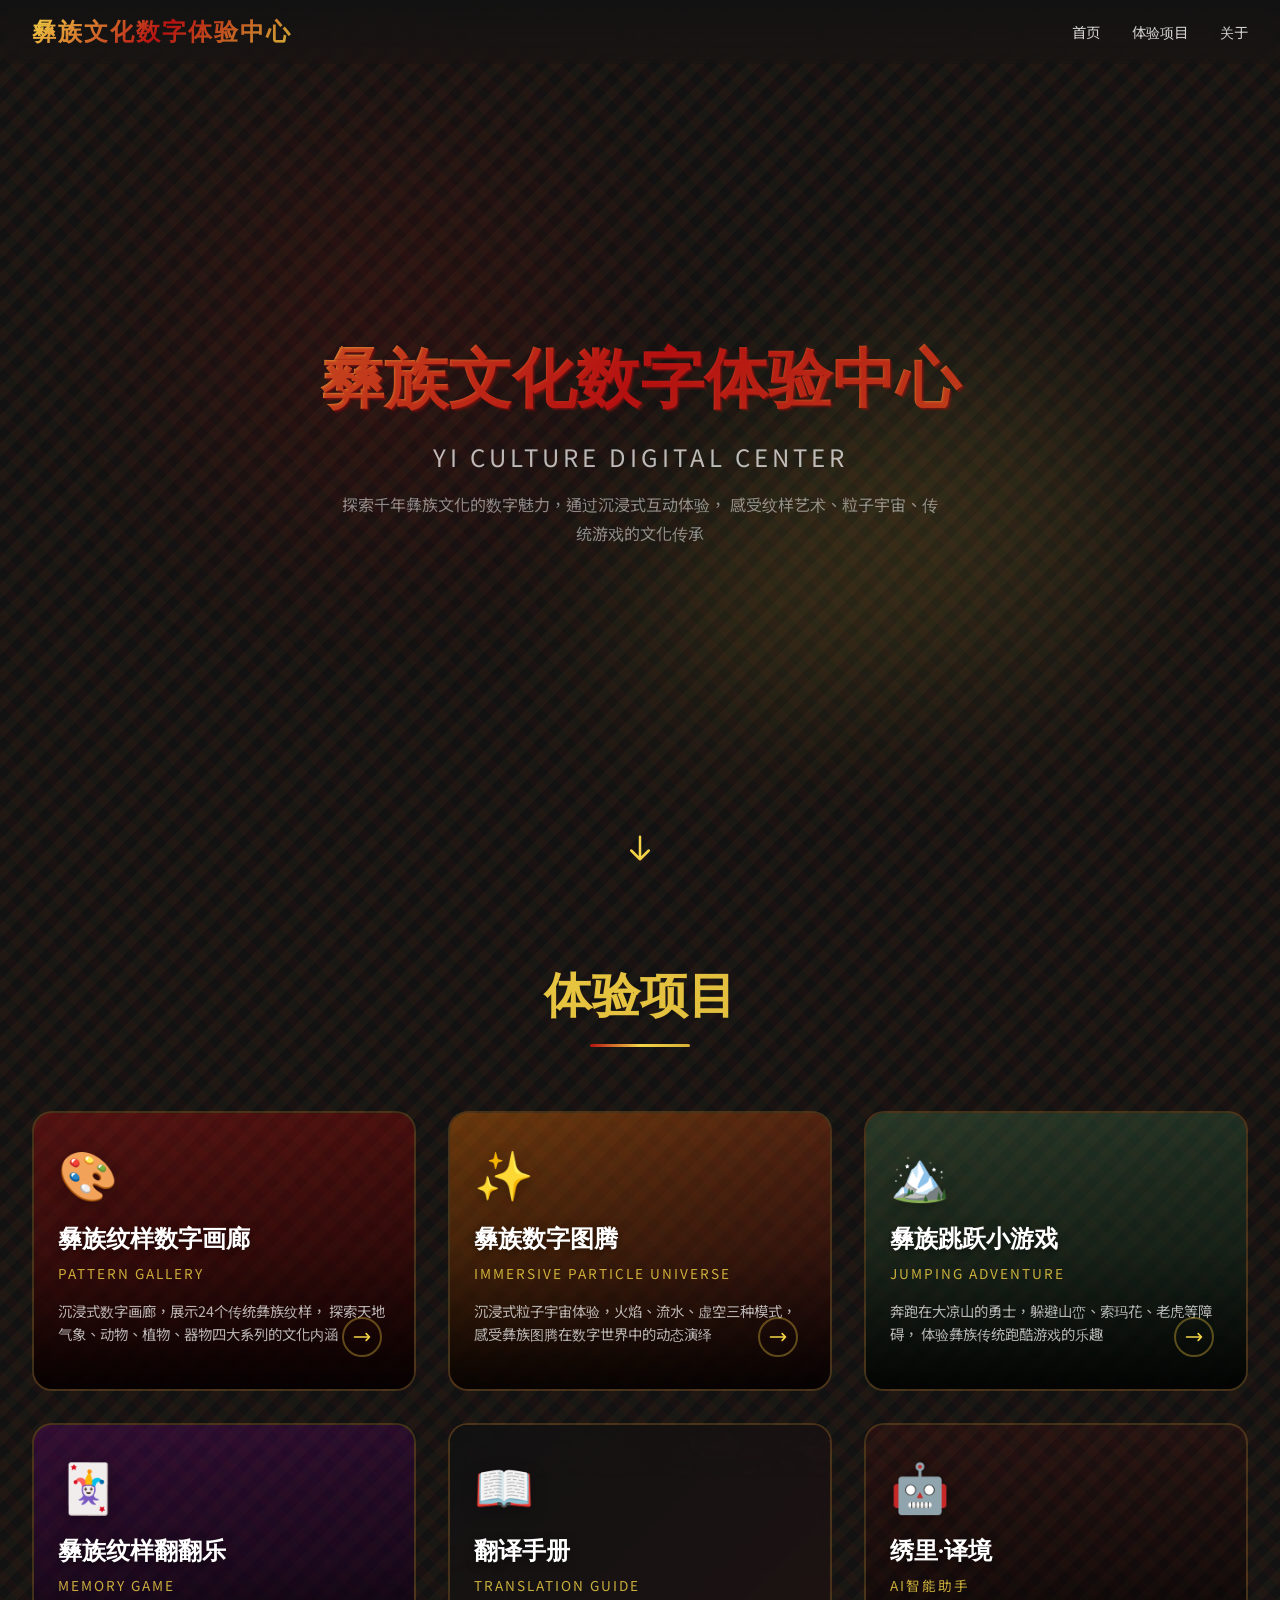
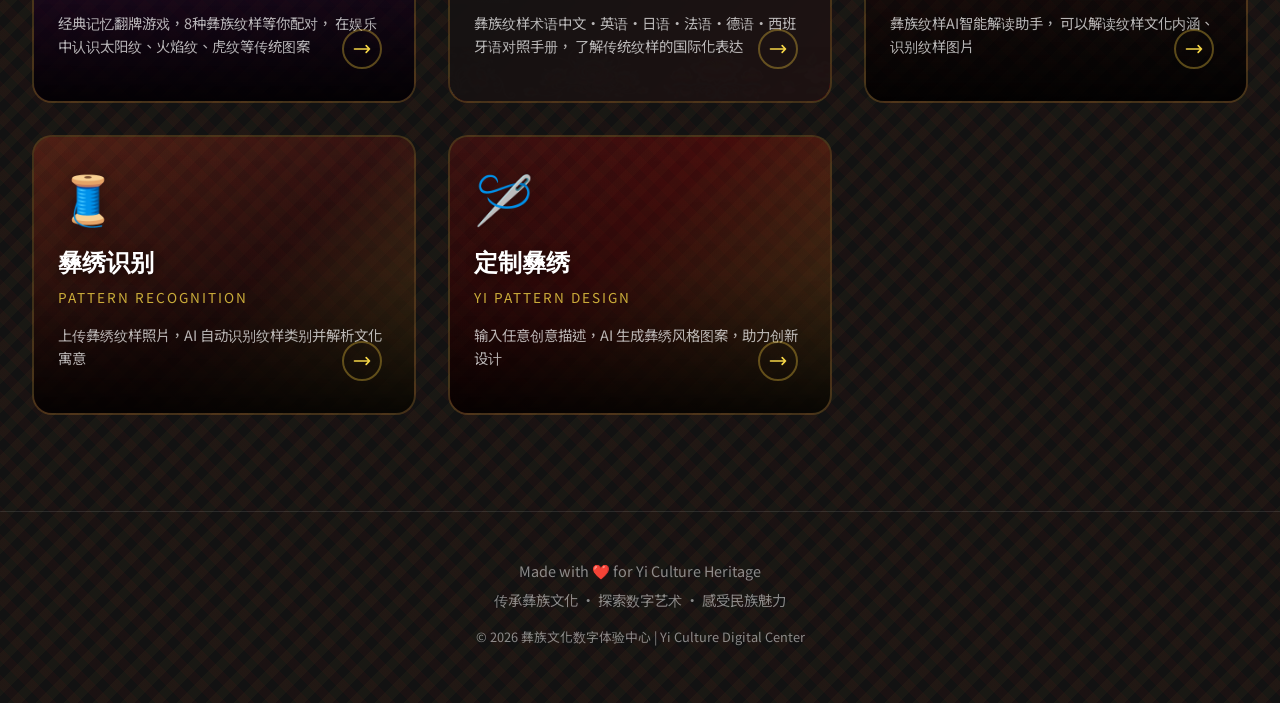
<file: index.html>
<!DOCTYPE html>
<html lang="zh-CN">
<head>
    <meta charset="UTF-8">
    <meta name="viewport" content="width=device-width, initial-scale=1.0">
    <title>彝族文化数字体验中心 | Yi Culture Digital Center</title>
    <link rel="preconnect" href="https://fonts.googleapis.com">
    <link rel="preconnect" href="https://fonts.gstatic.com" crossorigin>
    <link href="https://fonts.googleapis.com/css2?family=Noto+Sans+TC:wght@300;400;500;700&family=Noto+Serif+TC:wght@400;500;600;700&display=swap" rel="stylesheet">
    <style>
        * {
            margin: 0;
            padding: 0;
            box-sizing: border-box;
        }

        :root {
            --yi-red: #B51111;
            --yi-yellow: #F5D547;
            --yi-black: #121212;
            --yi-gold: #D4AF37;
            --yi-dark-red: #8B0000;
        }

        body {
            font-family: 'Noto Sans TC', 'Microsoft YaHei', sans-serif;
            background-color: var(--yi-black);
            color: white;
            min-height: 100vh;
            overflow-x: hidden;
        }

        /* 彝族传统纹样背景 */
        .yi-pattern-bg {
            background-image:
                repeating-linear-gradient(45deg, transparent, transparent 10px, rgba(181, 17, 17, 0.05) 10px, rgba(181, 17, 17, 0.05) 20px),
                repeating-linear-gradient(-45deg, transparent, transparent 10px, rgba(245, 213, 71, 0.03) 10px, rgba(245, 213, 71, 0.03) 20px);
            min-height: 100vh;
        }

        /* 导航栏 */
        .navbar {
            position: fixed;
            top: 0;
            left: 0;
            right: 0;
            z-index: 1000;
            padding: 1rem 2rem;
            background: linear-gradient(to bottom, rgba(18, 18, 18, 0.95), transparent);
            backdrop-filter: blur(10px);
        }

        .nav-content {
            max-width: 1400px;
            margin: 0 auto;
            display: flex;
            justify-content: space-between;
            align-items: center;
        }

        .logo {
            font-family: 'Noto Serif TC', serif;
            font-size: 1.5rem;
            font-weight: 700;
            background: linear-gradient(135deg, var(--yi-yellow), var(--yi-red), var(--yi-gold));
            -webkit-background-clip: text;
            -webkit-text-fill-color: transparent;
            background-clip: text;
            letter-spacing: 2px;
        }

        .nav-links {
            display: flex;
            gap: 2rem;
        }

        .nav-link {
            color: rgba(255, 255, 255, 0.8);
            text-decoration: none;
            font-size: 0.9rem;
            transition: color 0.3s;
            position: relative;
        }

        .nav-link:hover {
            color: var(--yi-yellow);
        }

        .nav-link::after {
            content: '';
            position: absolute;
            bottom: -4px;
            left: 0;
            width: 0;
            height: 2px;
            background: var(--yi-yellow);
            transition: width 0.3s;
        }

        .nav-link:hover::after {
            width: 100%;
        }

        /* Hero 区域 */
        .hero {
            min-height: 100vh;
            display: flex;
            flex-direction: column;
            align-items: center;
            justify-content: center;
            padding: 6rem 2rem 4rem;
            position: relative;
            overflow: hidden;
        }

        /* 背景装饰动画 */
        .bg-decoration {
            position: absolute;
            inset: 0;
            overflow: hidden;
            pointer-events: none;
        }

        .bg-circle {
            position: absolute;
            border-radius: 50%;
            filter: blur(80px);
            opacity: 0.15;
        }

        .bg-circle-1 {
            width: 500px;
            height: 500px;
            background: radial-gradient(circle, var(--yi-red), transparent);
            top: 10%;
            left: 10%;
            animation: float1 20s ease-in-out infinite;
        }

        .bg-circle-2 {
            width: 400px;
            height: 400px;
            background: radial-gradient(circle, var(--yi-yellow), transparent);
            bottom: 20%;
            right: 10%;
            animation: float2 25s ease-in-out infinite;
        }

        .bg-circle-3 {
            width: 300px;
            height: 300px;
            background: radial-gradient(circle, var(--yi-gold), transparent);
            top: 50%;
            right: 30%;
            animation: float3 18s ease-in-out infinite;
        }

        @keyframes float1 {
            0%, 100% { transform: translate(0, 0) scale(1); }
            50% { transform: translate(50px, 30px) scale(1.1); }
        }

        @keyframes float2 {
            0%, 100% { transform: translate(0, 0) scale(1); }
            50% { transform: translate(-30px, -50px) scale(1.15); }
        }

        @keyframes float3 {
            0%, 100% { transform: translate(0, 0) scale(1); }
            50% { transform: translate(40px, -30px) scale(1.05); }
        }

        /* 标题样式 */
        .hero-content {
            text-align: center;
            z-index: 10;
            width: 100%;
            max-width: 1200px;
        }

        .hero-title {
            font-family: 'Noto Serif TC', serif;
            font-size: clamp(2rem, 6vw, 4rem);
            font-weight: 700;
            margin-bottom: 1rem;
            background: linear-gradient(135deg, var(--yi-yellow) 0%, var(--yi-red) 50%, var(--yi-gold) 100%);
            -webkit-background-clip: text;
            -webkit-text-fill-color: transparent;
            background-clip: text;
            text-shadow: 
                1px 1px 0 rgba(181, 17, 17, 0.3),
                2px 2px 0 rgba(181, 17, 17, 0.2),
                3px 3px 0 rgba(181, 17, 17, 0.1);
            animation: fadeInDown 1s ease-out;
            white-space: nowrap;
        }

        .hero-subtitle {
            font-size: clamp(1rem, 2.5vw, 1.5rem);
            color: rgba(255, 255, 255, 0.7);
            margin-bottom: 1rem;
            letter-spacing: 4px;
            animation: fadeInUp 1s ease-out 0.3s both;
        }

        .hero-intro {
            font-size: 1rem;
            color: rgba(255, 255, 255, 0.5);
            max-width: 600px;
            margin: 0 auto 3rem;
            line-height: 1.8;
            animation: fadeInUp 1s ease-out 0.5s both;
        }

        @keyframes fadeInDown {
            from {
                opacity: 0;
                transform: translateY(-30px);
            }
            to {
                opacity: 1;
                transform: translateY(0);
            }
        }

        @keyframes fadeInUp {
            from {
                opacity: 0;
                transform: translateY(30px);
            }
            to {
                opacity: 1;
                transform: translateY(0);
            }
        }

        /* 向下滚动提示 */
        .scroll-hint {
            position: absolute;
            bottom: 2rem;
            left: 50%;
            transform: translateX(-50%);
            animation: bounce 2s infinite;
        }

        .scroll-hint svg {
            width: 30px;
            height: 30px;
            color: var(--yi-yellow);
        }

        @keyframes bounce {
            0%, 20%, 50%, 80%, 100% { transform: translateX(-50%) translateY(0); }
            40% { transform: translateX(-50%) translateY(-10px); }
            60% { transform: translateX(-50%) translateY(-5px); }
        }

        /* 项目网格区域 */
        .projects-section {
            padding: 4rem 2rem 6rem;
            max-width: 1400px;
            margin: 0 auto;
        }

        .section-header {
            text-align: center;
            margin-bottom: 4rem;
        }

        .section-title {
            font-family: 'Noto Serif TC', serif;
            font-size: clamp(2rem, 5vw, 3rem);
            font-weight: 600;
            background: linear-gradient(135deg, var(--yi-yellow), var(--yi-gold));
            -webkit-background-clip: text;
            -webkit-text-fill-color: transparent;
            background-clip: text;
            margin-bottom: 1rem;
        }

        .section-line {
            width: 100px;
            height: 3px;
            background: linear-gradient(90deg, var(--yi-red), var(--yi-yellow), var(--yi-gold));
            margin: 0 auto;
            border-radius: 2px;
        }

        /* 项目卡片网格 */
        .projects-grid {
            display: grid;
            grid-template-columns: repeat(auto-fit, minmax(300px, 1fr));
            gap: 2rem;
        }

        /* 项目卡片 */
        .project-card {
            position: relative;
            background: linear-gradient(135deg, rgba(181, 17, 17, 0.1), rgba(139, 0, 0, 0.05));
            border: 2px solid rgba(212, 175, 55, 0.2);
            border-radius: 20px;
            overflow: hidden;
            cursor: pointer;
            transition: all 0.4s cubic-bezier(0.4, 0, 0.2, 1);
            text-decoration: none;
            display: block;
            min-height: 280px;
        }

        .project-card:hover {
            transform: translateY(-10px) scale(1.02);
            border-color: rgba(212, 175, 55, 0.6);
            box-shadow: 
                0 20px 40px rgba(181, 17, 17, 0.3),
                0 0 60px rgba(245, 213, 71, 0.1);
        }

        .card-bg {
            position: absolute;
            inset: 0;
            opacity: 0.3;
            transition: opacity 0.4s;
        }

        .project-card:hover .card-bg {
            opacity: 0.5;
        }

        /* 各卡片背景色 */
        .card-1 .card-bg {
            background: linear-gradient(135deg, #B51111 0%, #8B0000 100%);
        }
        .card-2 .card-bg {
            background: linear-gradient(135deg, #FF8C00 0%, #8B1A1A 100%);
        }
        .card-3 .card-bg {
            background: linear-gradient(135deg, #2E8B57 0%, #1a5f3f 100%);
        }
        .card-4 .card-bg {
            background: linear-gradient(135deg, #4A0080 0%, #2d0050 100%);
        }
        .card-5 .card-bg {
            background:
                linear-gradient(135deg, rgba(18, 18, 18, 0.96), rgba(181, 17, 17, 0.9)),
                url('./translation-guide/01.png') center / cover;
            opacity: 1;
        }
        .card-5:hover .card-bg {
            opacity: 1;
        }
        .card-5 .card-content {
            background: rgba(18, 18, 18, 0.92);
        }
        .card-7 .card-bg {
            background: linear-gradient(135deg, #a83f1c 0%, #5b120f 55%, #d4af37 100%);
        }
        .card-8 .card-bg {
            background: linear-gradient(135deg, #5f0d0d 0%, #8b0000 42%, #d4af37 100%);
        }

        .card-content {
            position: relative;
            z-index: 10;
            height: 100%;
            padding: 1.5rem;
            display: flex;
            flex-direction: column;
            justify-content: space-between;
            background: linear-gradient(to top, rgba(0,0,0,0.9) 0%, rgba(0,0,0,0.3) 50%, transparent 100%);
        }

        .card-icon {
            font-size: 3rem;
            margin-bottom: 1rem;
            filter: drop-shadow(0 4px 8px rgba(0,0,0,0.3));
        }

        .card-title {
            font-family: 'Noto Serif TC', serif;
            font-size: 1.5rem;
            font-weight: 600;
            color: white;
            margin-bottom: 0.5rem;
            text-shadow: 0 2px 8px rgba(0,0,0,0.5);
        }

        .card-subtitle {
            font-size: 0.85rem;
            color: var(--yi-yellow);
            letter-spacing: 2px;
            opacity: 0.8;
            margin-bottom: 1rem;
        }

        .card-desc {
            font-size: 0.9rem;
            color: rgba(255, 255, 255, 0.7);
            line-height: 1.6;
            overflow: hidden;
            display: -webkit-box;
            -webkit-line-clamp: 3;
            -webkit-box-orient: vertical;
        }

        .card-arrow {
            position: absolute;
            bottom: 2rem;
            right: 2rem;
            width: 40px;
            height: 40px;
            border: 2px solid rgba(212, 175, 55, 0.4);
            border-radius: 50%;
            display: flex;
            align-items: center;
            justify-content: center;
            transition: all 0.3s;
        }

        .project-card:hover .card-arrow {
            background: var(--yi-yellow);
            border-color: var(--yi-yellow);
            transform: translateX(5px);
        }

        .card-arrow svg {
            width: 20px;
            height: 20px;
            color: var(--yi-yellow);
            transition: color 0.3s;
        }

        .project-card:hover .card-arrow svg {
            color: var(--yi-black);
        }

        /* 发光边框效果 */
        .project-card::before {
            content: '';
            position: absolute;
            inset: -2px;
            background: linear-gradient(135deg, var(--yi-yellow), var(--yi-red), var(--yi-gold));
            border-radius: 22px;
            opacity: 0;
            z-index: -1;
            transition: opacity 0.4s;
            filter: blur(10px);
        }

        .project-card:hover::before {
            opacity: 0.5;
        }

        /* 页脚 */
        .footer {
            padding: 3rem 2rem;
            border-top: 1px solid rgba(255, 255, 255, 0.1);
            text-align: center;
        }

        .footer-content {
            max-width: 1400px;
            margin: 0 auto;
        }

        .footer-text {
            color: rgba(255, 255, 255, 0.5);
            font-size: 0.9rem;
            margin-bottom: 0.5rem;
        }

        .footer-heart {
            color: var(--yi-red);
        }

        /* 响应式 */
        @media (max-width: 768px) {
            .navbar {
                padding: 1rem;
            }

            .nav-content {
                flex-direction: row;
                justify-content: space-between;
            }

            .nav-links {
                display: flex;
                gap: 1rem;
            }

            .nav-links .nav-link {
                font-size: 0.8rem;
            }

            .hero {
                padding: 5rem 1.5rem 3rem;
            }

            .projects-section {
                padding: 3rem 1rem 4rem;
            }

            .projects-grid {
                grid-template-columns: 1fr;
                gap: 1.5rem;
            }

            .project-card {
                aspect-ratio: 16/10;
            }
        }

        /* 加载动画 */
        .project-card {
            opacity: 0;
            animation: cardFadeIn 0.6s ease-out forwards;
        }

        .project-card:nth-child(1) { animation-delay: 0.1s; }
        .project-card:nth-child(2) { animation-delay: 0.2s; }
        .project-card:nth-child(3) { animation-delay: 0.3s; }
        .project-card:nth-child(4) { animation-delay: 0.4s; }
        .project-card:nth-child(5) { animation-delay: 0.5s; }
        .project-card:nth-child(6) { animation-delay: 0.6s; }
        .project-card:nth-child(7) { animation-delay: 0.7s; }
        .project-card:nth-child(8) { animation-delay: 0.8s; }

        @keyframes cardFadeIn {
            from {
                opacity: 0;
                transform: translateY(30px);
            }
            to {
                opacity: 1;
                transform: translateY(0);
            }
        }
    </style>
</head>
<body>
    <div class="yi-pattern-bg">
        <!-- 导航栏 -->
        <nav class="navbar">
            <div class="nav-content">
                <div class="logo">彝族文化数字体验中心</div>
                <div class="nav-links">
                    <a href="#home" class="nav-link">首页</a>
                    <a href="#projects" class="nav-link">体验项目</a>
                    <a href="#about" class="nav-link">关于</a>
                </div>
            </div>
        </nav>

        <!-- Hero 区域 -->
        <section class="hero" id="home">
            <div class="bg-decoration">
                <div class="bg-circle bg-circle-1"></div>
                <div class="bg-circle bg-circle-2"></div>
                <div class="bg-circle bg-circle-3"></div>
            </div>

            <div class="hero-content">
                <h1 class="hero-title">彝族文化数字体验中心</h1>
                <p class="hero-subtitle">YI CULTURE DIGITAL CENTER</p>
                <p class="hero-intro">
                    探索千年彝族文化的数字魅力，通过沉浸式互动体验，
                    感受纹样艺术、粒子宇宙、传统游戏的文化传承
                </p>
            </div>

            <div class="scroll-hint">
                <svg xmlns="http://www.w3.org/2000/svg" fill="none" viewBox="0 0 24 24" stroke="currentColor">
                    <path stroke-linecap="round" stroke-linejoin="round" stroke-width="2" d="M19 14l-7 7m0 0l-7-7m7 7V3" />
                </svg>
            </div>
        </section>

        <!-- 项目展示区域 -->
        <section class="projects-section" id="projects">
            <div class="section-header">
                <h2 class="section-title">体验项目</h2>
                <div class="section-line"></div>
            </div>

            <div class="projects-grid">
                <!-- 项目1: 彝族纹样数字画廊 -->
                <a href="./yi-pattern-gallery/index.html" class="project-card card-1">
                    <div class="card-bg"></div>
                    <div class="card-content">
                        <div>
                            <div class="card-icon">🎨</div>
                            <h3 class="card-title">彝族纹样数字画廊</h3>
                            <p class="card-subtitle">PATTERN GALLERY</p>
                            <p class="card-desc">
                                沉浸式数字画廊，展示24个传统彝族纹样，
                                探索天地气象、动物、植物、器物四大系列的文化内涵
                            </p>
                        </div>
                        <div class="card-arrow">
                            <svg xmlns="http://www.w3.org/2000/svg" fill="none" viewBox="0 0 24 24" stroke="currentColor">
                                <path stroke-linecap="round" stroke-linejoin="round" stroke-width="2" d="M17 8l4 4m0 0l-4 4m4-4H3" />
                            </svg>
                        </div>
                    </div>
                </a>

                <!-- 项目2: 彝族数字图腾 - 沉浸式粒子宇宙 -->
                <a href="./wenxiuyuzhou.html" class="project-card card-2">
                    <div class="card-bg"></div>
                    <div class="card-content">
                        <div>
                            <div class="card-icon">✨</div>
                            <h3 class="card-title">彝族数字图腾</h3>
                            <p class="card-subtitle">IMMERSIVE PARTICLE UNIVERSE</p>
                            <p class="card-desc">
                                沉浸式粒子宇宙体验，火焰、流水、虚空三种模式，
                                感受彝族图腾在数字世界中的动态演绎
                            </p>
                        </div>
                        <div class="card-arrow">
                            <svg xmlns="http://www.w3.org/2000/svg" fill="none" viewBox="0 0 24 24" stroke="currentColor">
                                <path stroke-linecap="round" stroke-linejoin="round" stroke-width="2" d="M17 8l4 4m0 0l-4 4m4-4H3" />
                            </svg>
                        </div>
                    </div>
                </a>

                <!-- 项目3: 彝族跳跃小游戏 -->
                <a href="./jump_game/index.html" class="project-card card-3">
                    <div class="card-bg"></div>
                    <div class="card-content">
                        <div>
                            <div class="card-icon">🏔️</div>
                            <h3 class="card-title">彝族跳跃小游戏</h3>
                            <p class="card-subtitle">JUMPING ADVENTURE</p>
                            <p class="card-desc">
                                奔跑在大凉山的勇士，躲避山峦、索玛花、老虎等障碍，
                                体验彝族传统跑酷游戏的乐趣
                            </p>
                        </div>
                        <div class="card-arrow">
                            <svg xmlns="http://www.w3.org/2000/svg" fill="none" viewBox="0 0 24 24" stroke="currentColor">
                                <path stroke-linecap="round" stroke-linejoin="round" stroke-width="2" d="M17 8l4 4m0 0l-4 4m4-4H3" />
                            </svg>
                        </div>
                    </div>
                </a>

                <!-- 项目4: 彝族纹样翻翻乐 -->
                <a href="./yi-pattern-memory-game/game.html" class="project-card card-4">
                    <div class="card-bg"></div>
                    <div class="card-content">
                        <div>
                            <div class="card-icon">🃏</div>
                            <h3 class="card-title">彝族纹样翻翻乐</h3>
                            <p class="card-subtitle">MEMORY GAME</p>
                            <p class="card-desc">
                                经典记忆翻牌游戏，8种彝族纹样等你配对，
                                在娱乐中认识太阳纹、火焰纹、虎纹等传统图案
                            </p>
                        </div>
                        <div class="card-arrow">
                            <svg xmlns="http://www.w3.org/2000/svg" fill="none" viewBox="0 0 24 24" stroke="currentColor">
                                <path stroke-linecap="round" stroke-linejoin="round" stroke-width="2" d="M17 8l4 4m0 0l-4 4m4-4H3" />
                            </svg>
                        </div>
                    </div>
                </a>

                <!-- 项目5: 翻译手册 -->
                <a href="./translation-guide/index.html" class="project-card card-5">
                    <div class="card-bg"></div>
                    <div class="card-content">
                        <div>
                            <div class="card-icon">📖</div>
                            <h3 class="card-title">翻译手册</h3>
                            <p class="card-subtitle">TRANSLATION GUIDE</p>
                            <p class="card-desc">
                                彝族纹样术语中文·英语·日语·法语·德语·西班牙语对照手册，
                                了解传统纹样的国际化表达
                            </p>
                        </div>
                        <div class="card-arrow">
                            <svg xmlns="http://www.w3.org/2000/svg" fill="none" viewBox="0 0 24 24" stroke="currentColor">
                                <path stroke-linecap="round" stroke-linejoin="round" stroke-width="2" d="M17 8l4 4m0 0l-4 4m4-4H3" />
                            </svg>
                        </div>
                    </div>
                </a>

                <!-- 项目6: 绣里·译境智能体 -->
                <a href="https://www.coze.cn/store/agent/7630063143280541696?bot_id=true" target="_blank" class="project-card card-6">
                    <div class="card-bg"></div>
                    <div class="card-content">
                        <div>
                            <div class="card-icon">🤖</div>
                            <h3 class="card-title">绣里·译境</h3>
                            <p class="card-subtitle">AI智能助手</p>
                            <p class="card-desc">
                                彝族纹样AI智能解读助手，
                                可以解读纹样文化内涵、识别纹样图片
                            </p>
                        </div>
                        <div class="card-arrow">
                            <svg xmlns="http://www.w3.org/2000/svg" fill="none" viewBox="0 0 24 24" stroke="currentColor">
                                <path stroke-linecap="round" stroke-linejoin="round" stroke-width="2" d="M17 8l4 4m0 0l-4 4m4-4H3" />
                            </svg>
                        </div>
                    </div>
                </a>

                <!-- 项目7: 彝绣识别 -->
                <a href="./yi-pattern-recognition/index.html" class="project-card card-7">
                    <div class="card-bg"></div>
                    <div class="card-content">
                        <div>
                            <div class="card-icon">🧵</div>
                            <h3 class="card-title">彝绣识别</h3>
                            <p class="card-subtitle">PATTERN RECOGNITION</p>
                            <p class="card-desc">
                                上传彝绣纹样照片，AI 自动识别纹样类别并解析文化寓意
                            </p>
                        </div>
                        <div class="card-arrow">
                            <svg xmlns="http://www.w3.org/2000/svg" fill="none" viewBox="0 0 24 24" stroke="currentColor">
                                <path stroke-linecap="round" stroke-linejoin="round" stroke-width="2" d="M17 8l4 4m0 0l-4 4m4-4H3" />
                            </svg>
                        </div>
                    </div>
                </a>

                <!-- 项目8: 定制彝绣 -->
                <a href="./yi-pattern-design/index.html" class="project-card card-8">
                    <div class="card-bg"></div>
                    <div class="card-content">
                        <div>
                            <div class="card-icon">🪡</div>
                            <h3 class="card-title">定制彝绣</h3>
                            <p class="card-subtitle">YI PATTERN DESIGN</p>
                            <p class="card-desc">
                                输入任意创意描述，AI 生成彝绣风格图案，助力创新设计
                            </p>
                        </div>
                        <div class="card-arrow">
                            <svg xmlns="http://www.w3.org/2000/svg" fill="none" viewBox="0 0 24 24" stroke="currentColor">
                                <path stroke-linecap="round" stroke-linejoin="round" stroke-width="2" d="M17 8l4 4m0 0l-4 4m4-4H3" />
                            </svg>
                        </div>
                    </div>
                </a>
            </div>
        </section>

        <!-- 页脚 -->
        <footer class="footer" id="about">
            <div class="footer-content">
                <p class="footer-text">
                    Made with <span class="footer-heart">❤️</span> for Yi Culture Heritage
                </p>
                <p class="footer-text">
                    传承彝族文化 · 探索数字艺术 · 感受民族魅力
                </p>
                <p class="footer-text" style="margin-top: 1rem; font-size: 0.8rem;">
                    © 2026 彝族文化数字体验中心 | Yi Culture Digital Center
                </p>
            </div>
        </footer>
    </div>

    <script>
        // 平滑滚动
        document.querySelectorAll('a[href^="#"]').forEach(anchor => {
            anchor.addEventListener('click', function (e) {
                e.preventDefault();
                const target = document.querySelector(this.getAttribute('href'));
                if (target) {
                    target.scrollIntoView({
                        behavior: 'smooth',
                        block: 'start'
                    });
                }
            });
        });

        // 导航栏滚动效果
        let lastScroll = 0;
        window.addEventListener('scroll', () => {
            const navbar = document.querySelector('.navbar');
            const currentScroll = window.pageYOffset;
            
            if (currentScroll > 100) {
                navbar.style.background = 'rgba(18, 18, 18, 0.95)';
            } else {
                navbar.style.background = 'linear-gradient(to bottom, rgba(18, 18, 18, 0.95), transparent)';
            }
            
            lastScroll = currentScroll;
        });
    </script>
</body>
</html>
</file>
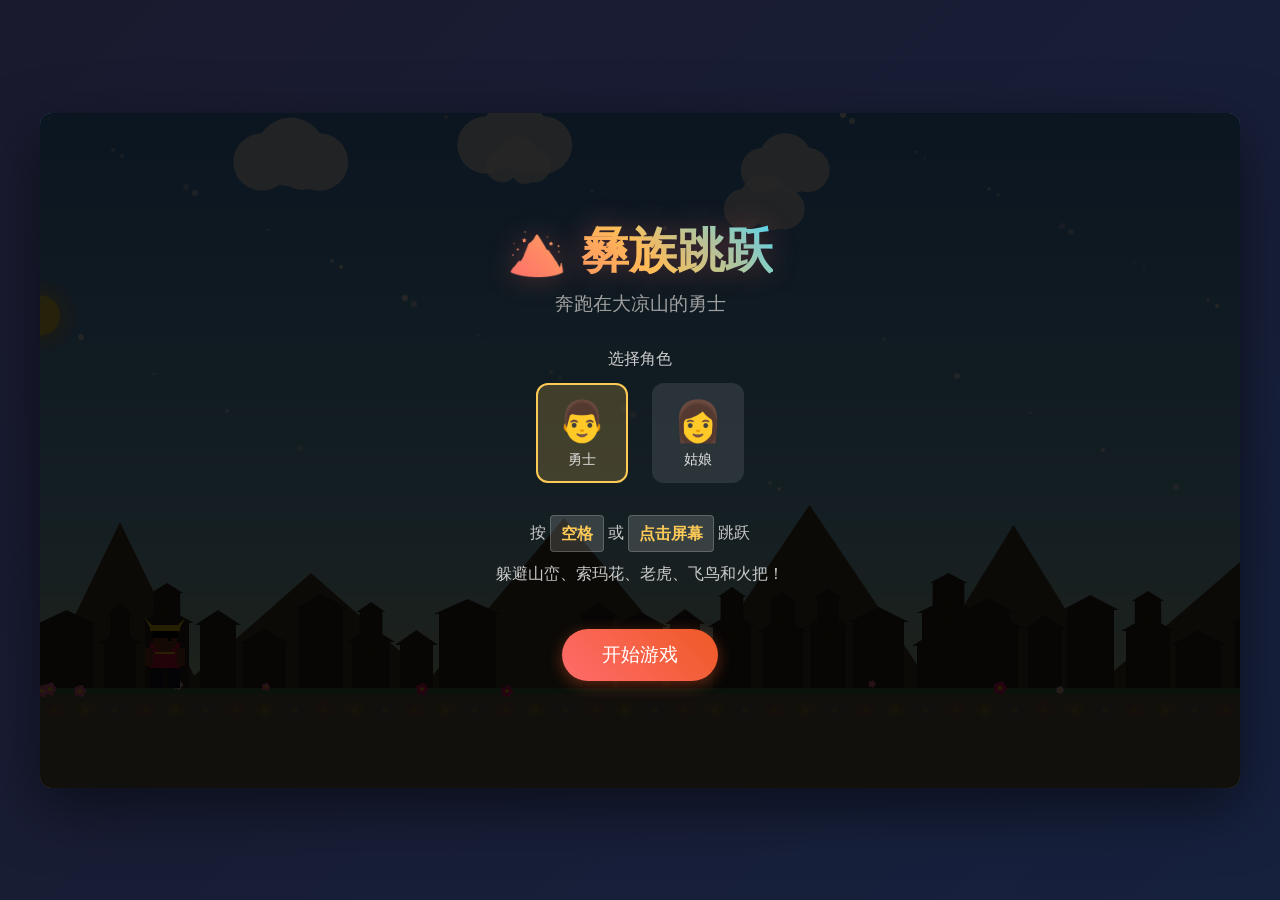
<file: jump_game/index.html>
<!DOCTYPE html>
<html lang="zh-CN">
<head>
    <meta charset="UTF-8">
    <meta name="viewport" content="width=device-width, initial-scale=1.0">
    <title>彝族跳跃小游戏</title>
    <link rel="stylesheet" href="css/style.css">
</head>
<body>
    <div class="game-container">
        <canvas id="gameCanvas"></canvas>
        
        <!-- 开始界面 -->
        <div id="startScreen" class="screen">
            <div class="title">
                <h1>🏔️ 彝族跳跃</h1>
                <p class="subtitle">奔跑在大凉山的勇士</p>
            </div>
            
            <!-- 角色选择 -->
            <div class="character-select">
                <p class="select-title">选择角色</p>
                <div class="character-options">
                    <div class="character-option selected" data-gender="male">
                        <div class="character-preview male-preview">👨</div>
                        <span>勇士</span>
                    </div>
                    <div class="character-option" data-gender="female">
                        <div class="character-preview female-preview">👩</div>
                        <span>姑娘</span>
                    </div>
                </div>
            </div>
            
            <div class="instructions">
                <p>按 <span class="key">空格</span> 或 <span class="key">点击屏幕</span> 跳跃</p>
                <p>躲避山峦、索玛花、老虎、飞鸟和火把！</p>
            </div>
            <button id="startBtn" class="btn btn-primary">开始游戏</button>
        </div>
        
        <!-- 游戏结束界面 -->
        <div id="gameOverScreen" class="screen hidden">
            <div class="title">
                <h2>游戏结束</h2>
            </div>
            <div class="score-display">
                <p>本次得分: <span id="currentScore">0</span></p>
                <p>最高得分: <span id="highScore">0</span></p>
            </div>
            <div class="button-group">
                <button id="restartBtn" class="btn btn-primary">再来一次</button>
                <button id="homeBtn" class="btn btn-secondary">返回主页</button>
            </div>
        </div>
        
        <!-- 分数显示 -->
        <div id="scoreBoard" class="score-board hidden">
            <span id="score">0</span>
        </div>
        
        <!-- 时间显示 -->
        <div id="timeDisplay" class="time-display hidden">
            <span id="timeIcon">☀️</span>
            <span id="timeText">正午</span>
        </div>
        
        <!-- 暂停按钮 -->
        <button id="pauseBtn" class="pause-btn hidden">⏸️</button>
    </div>
    
    <script src="js/utils.js"></script>
    <script src="js/background.js"></script>
    <script src="js/obstacle.js"></script>
    <script src="js/player.js"></script>
    <script src="js/game.js"></script>
</body>
</html>
</file>
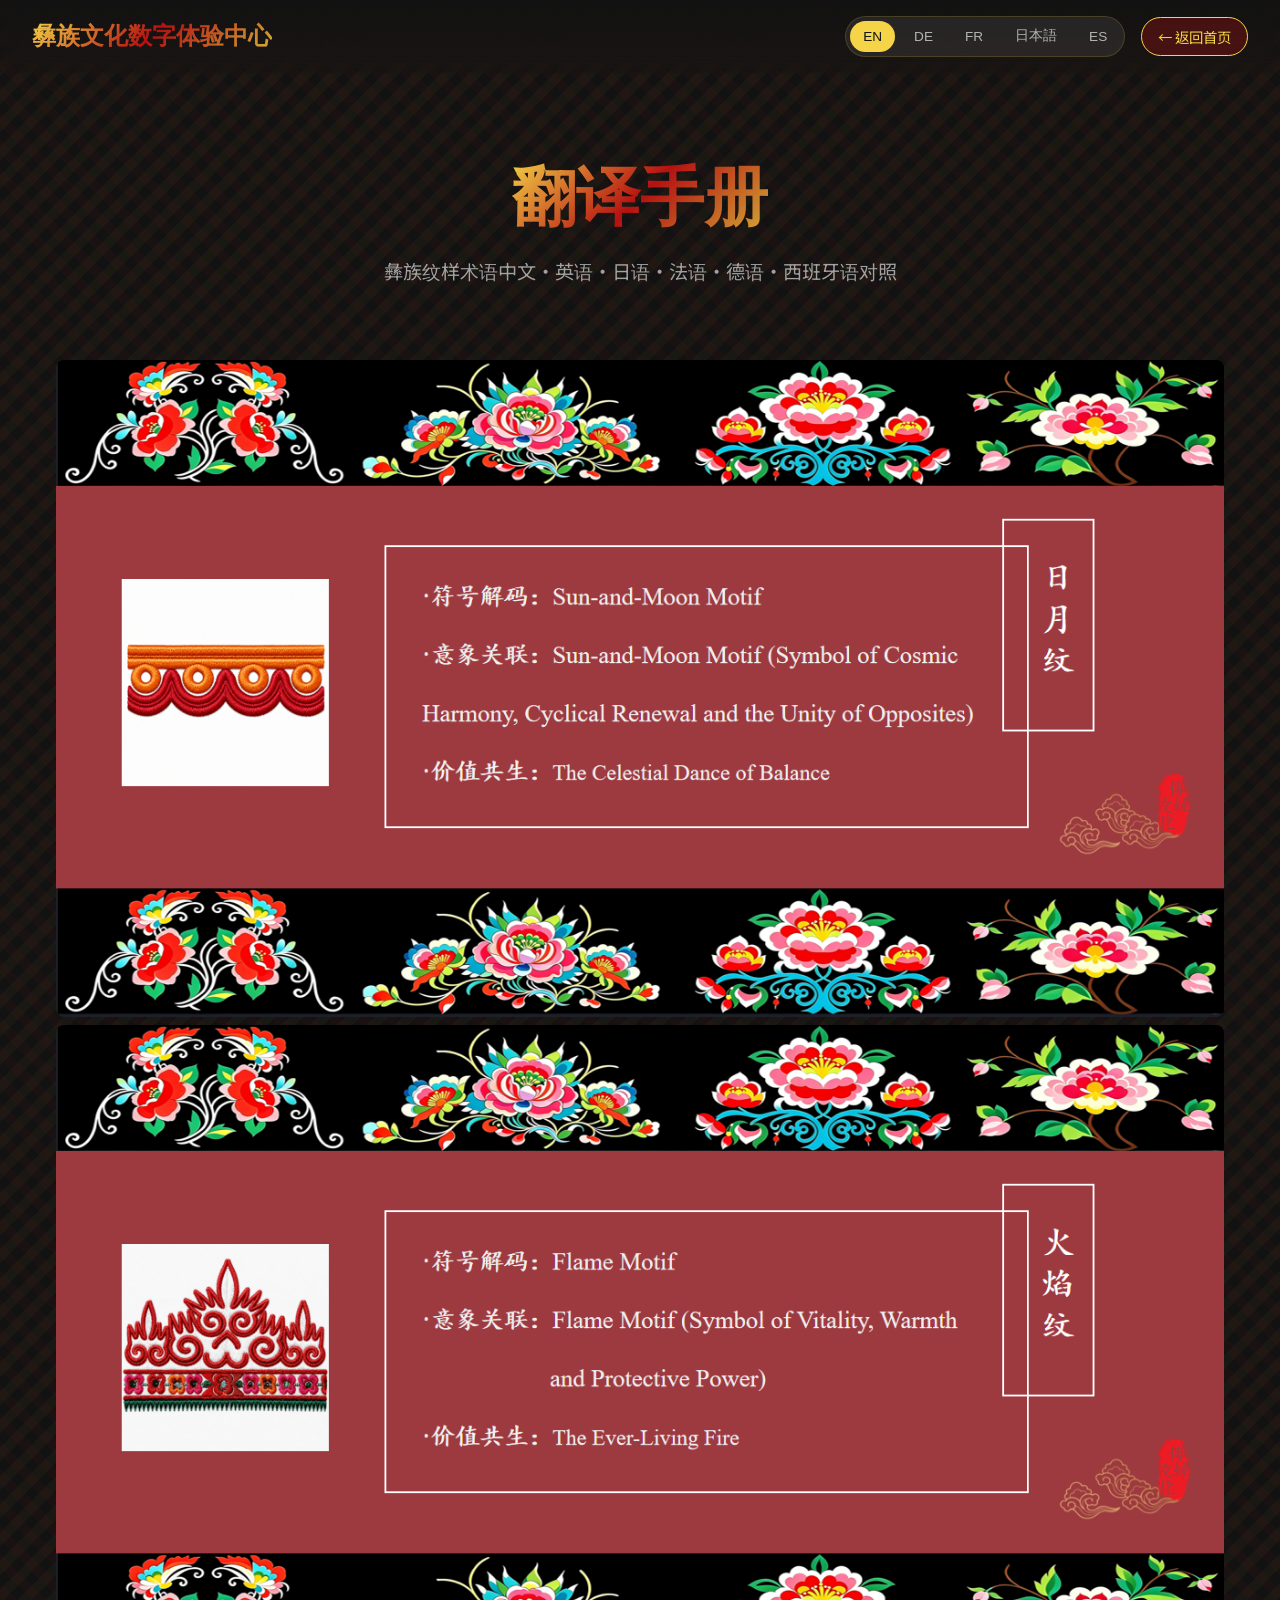
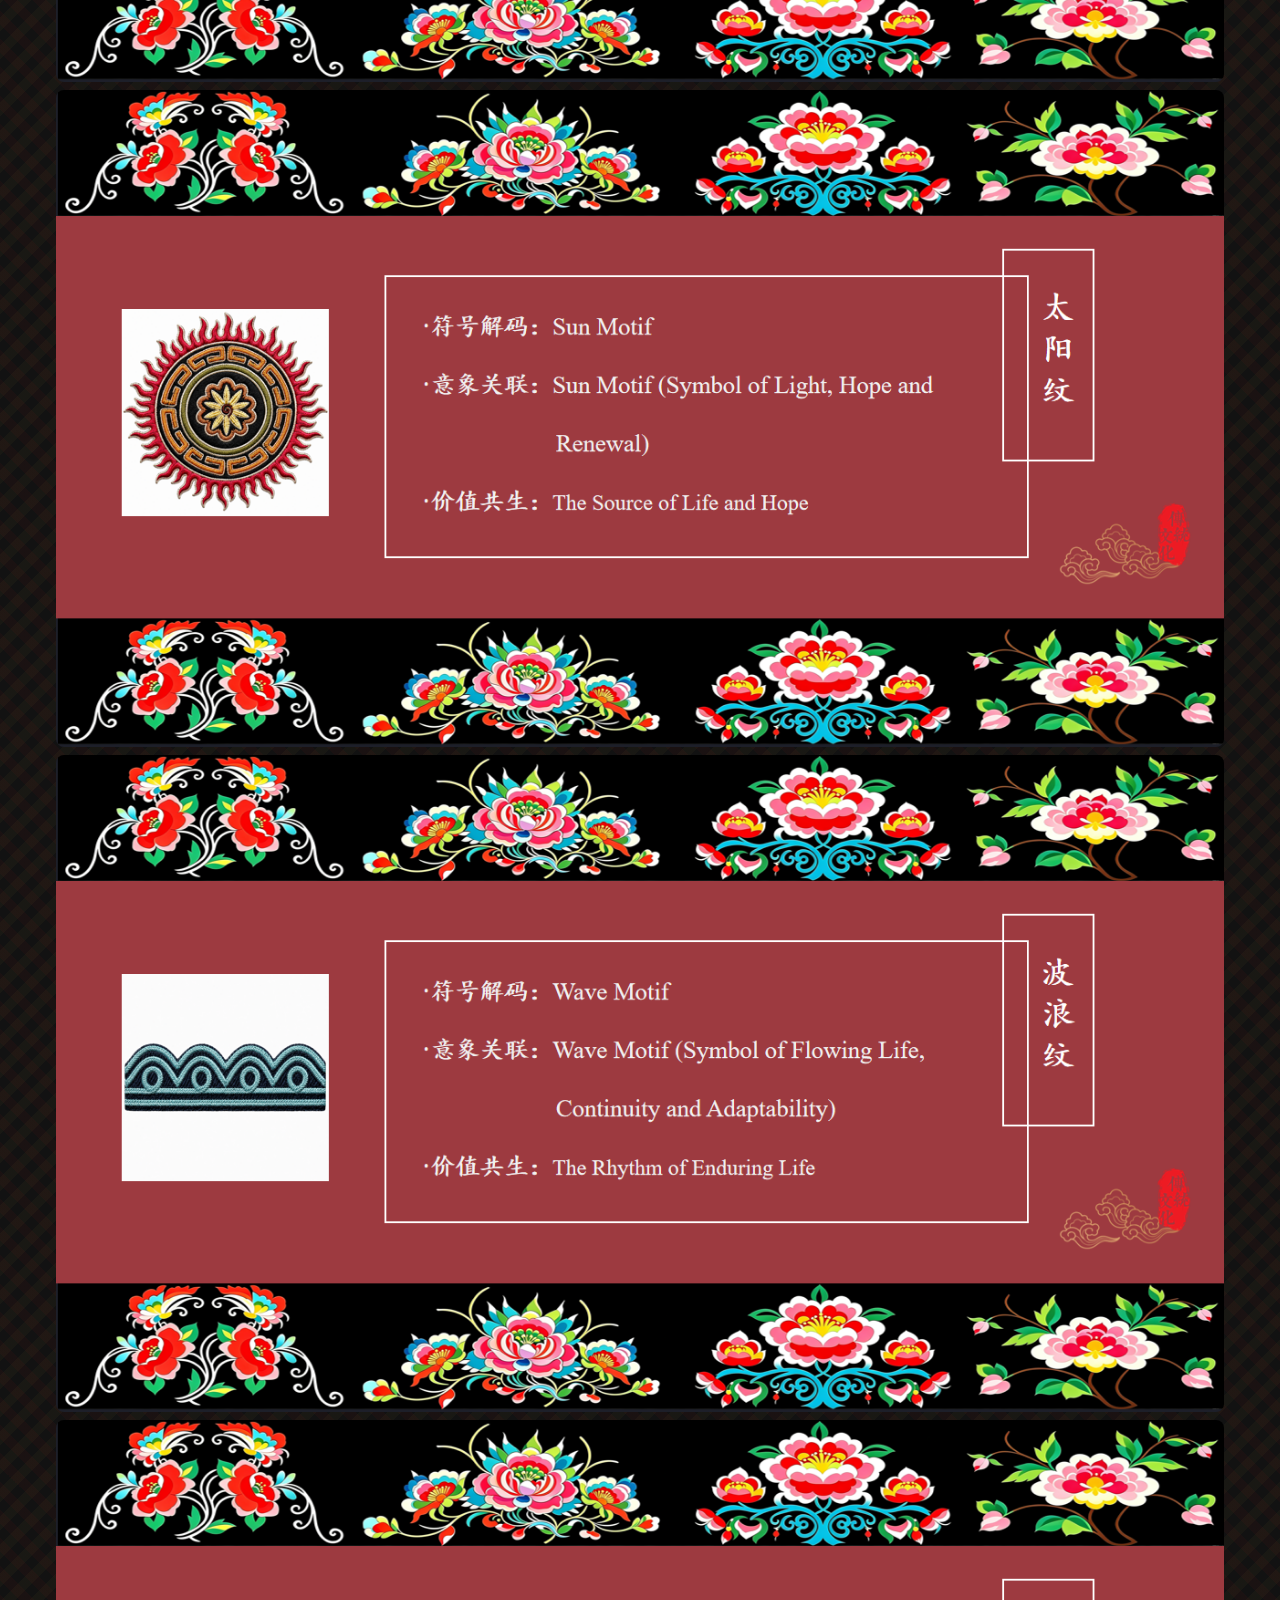
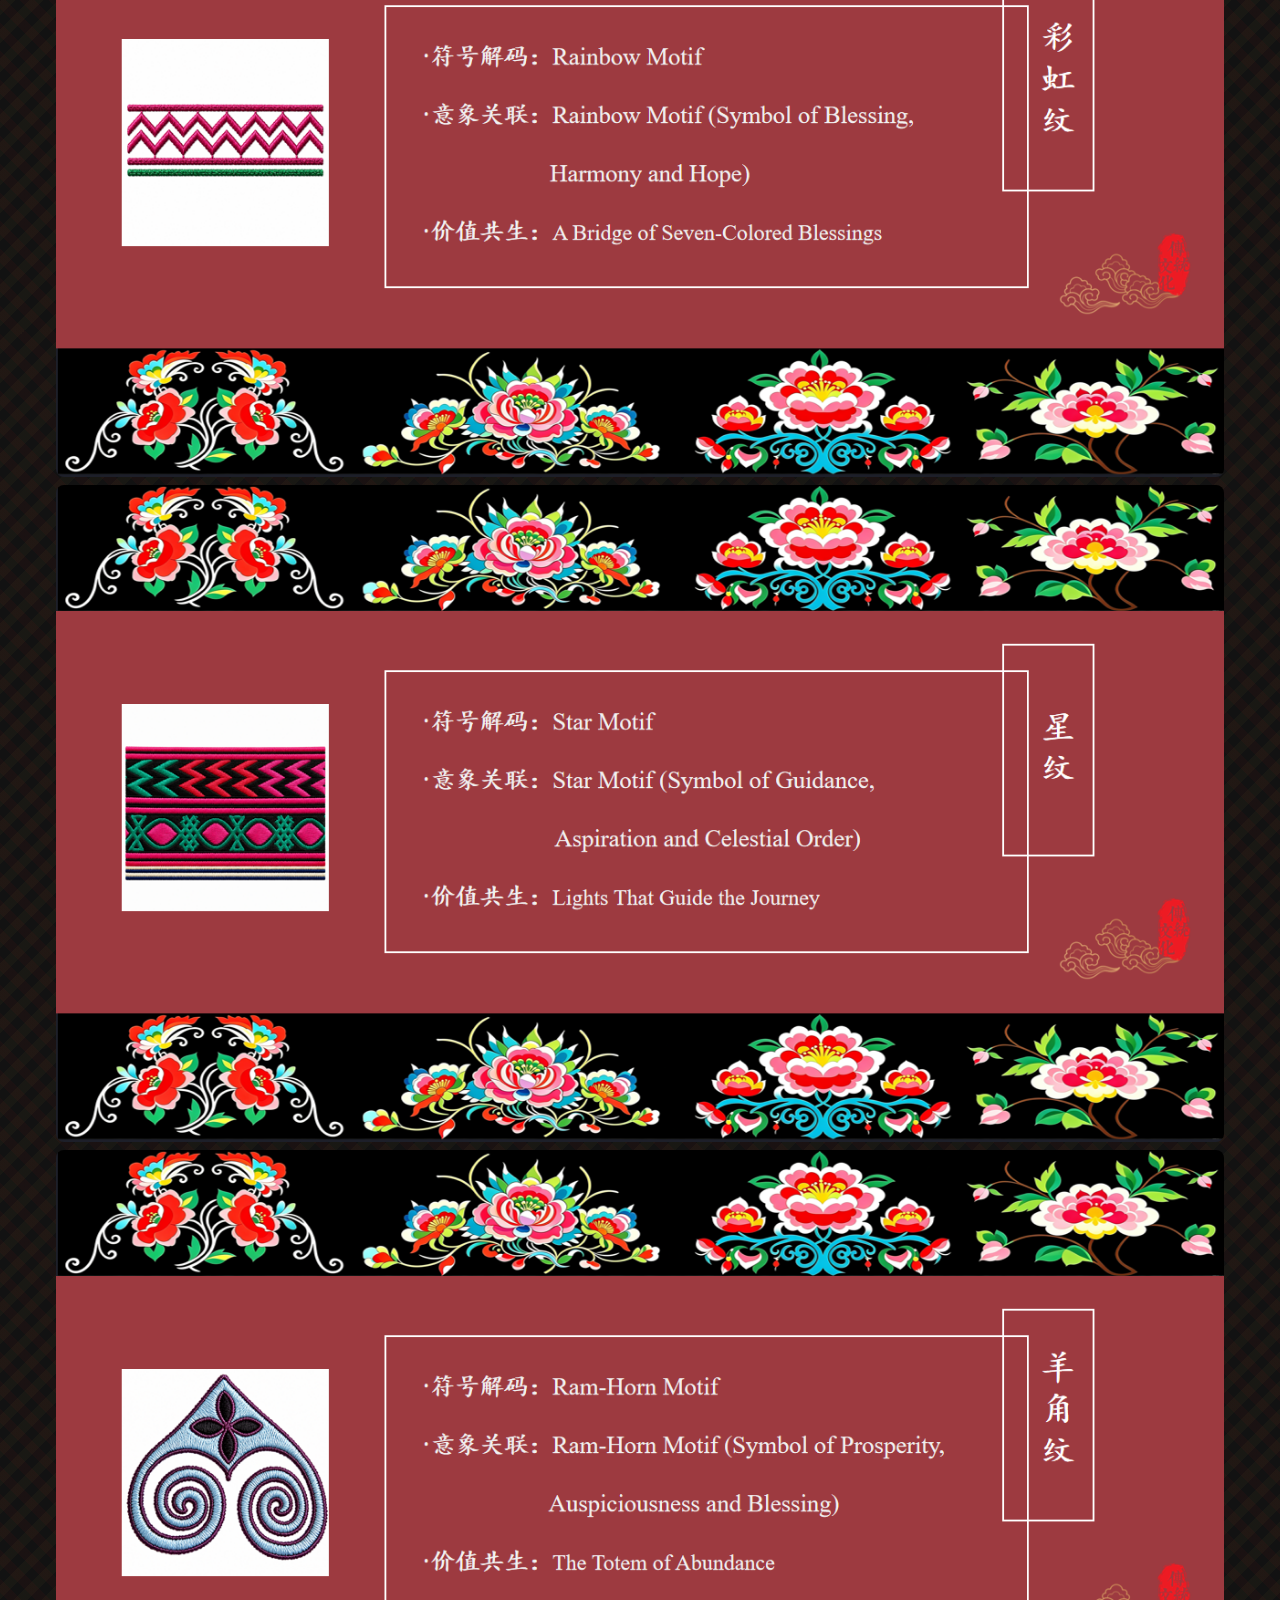
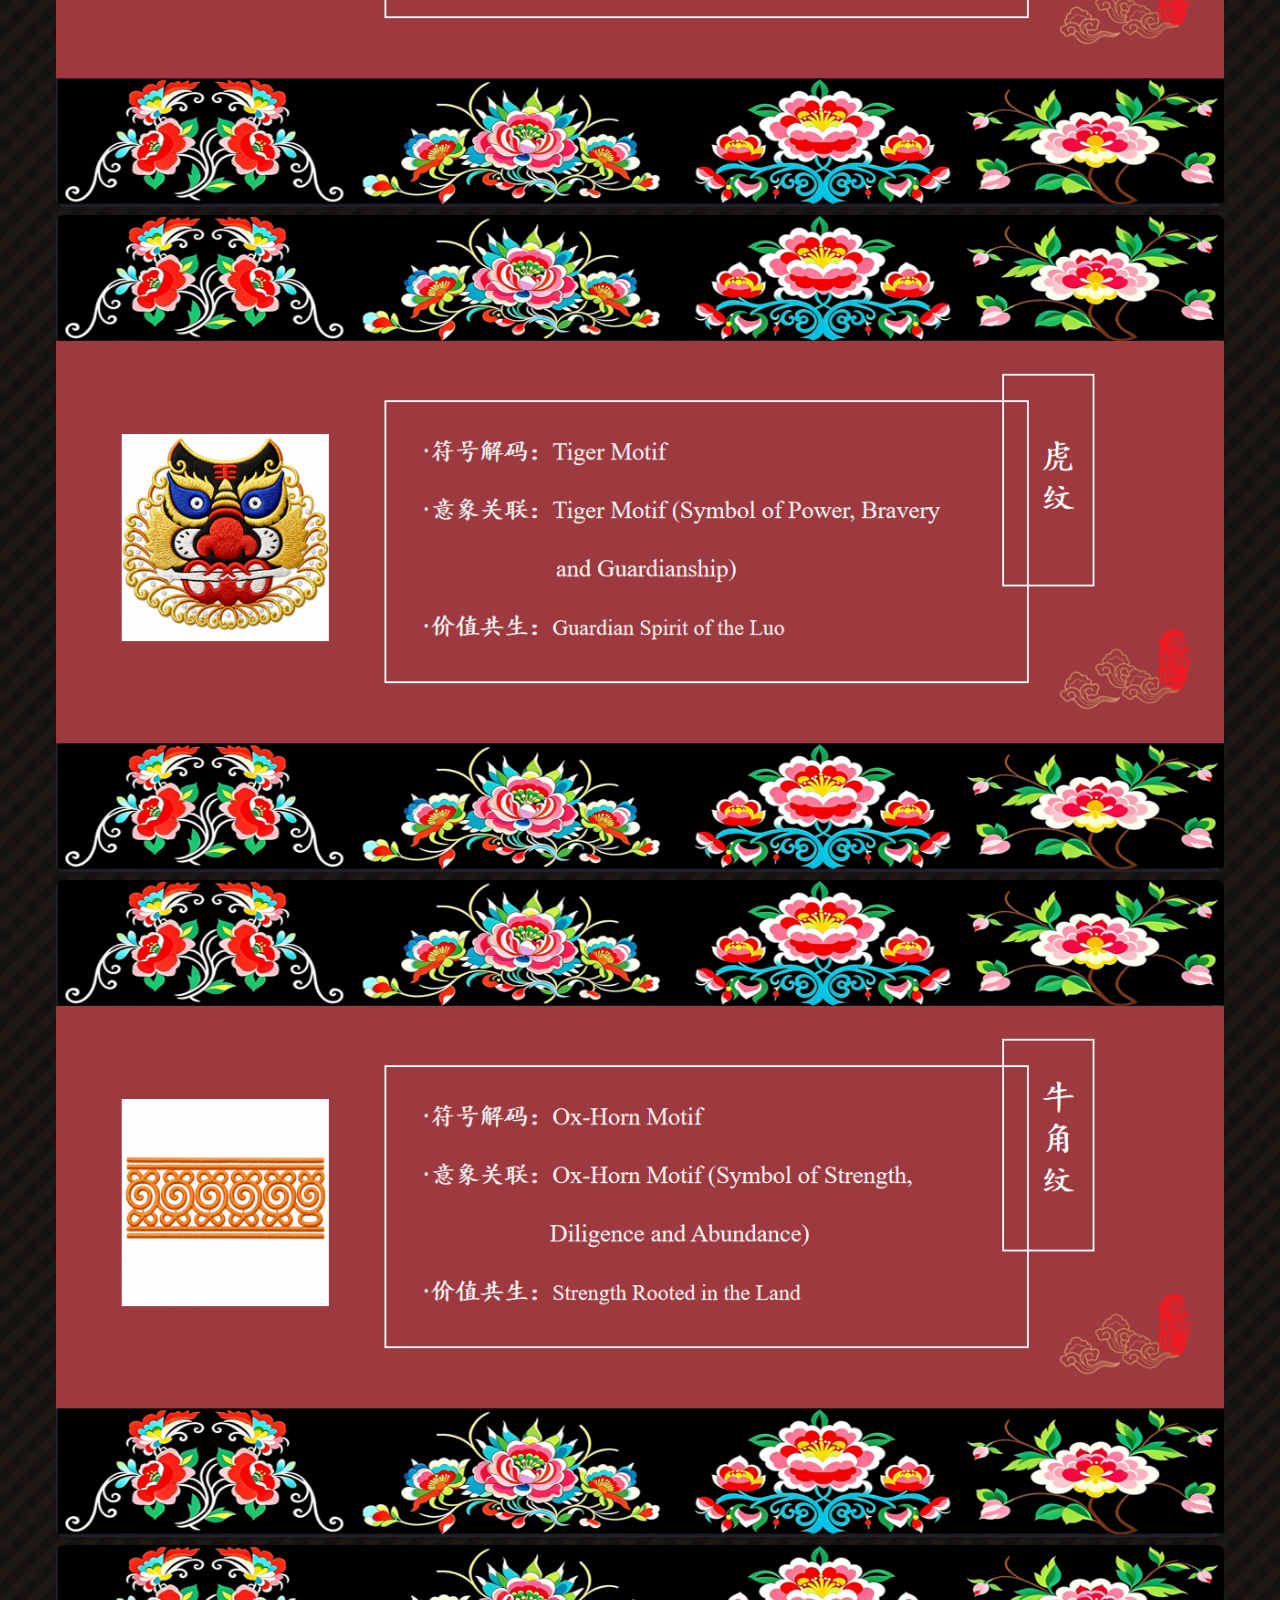
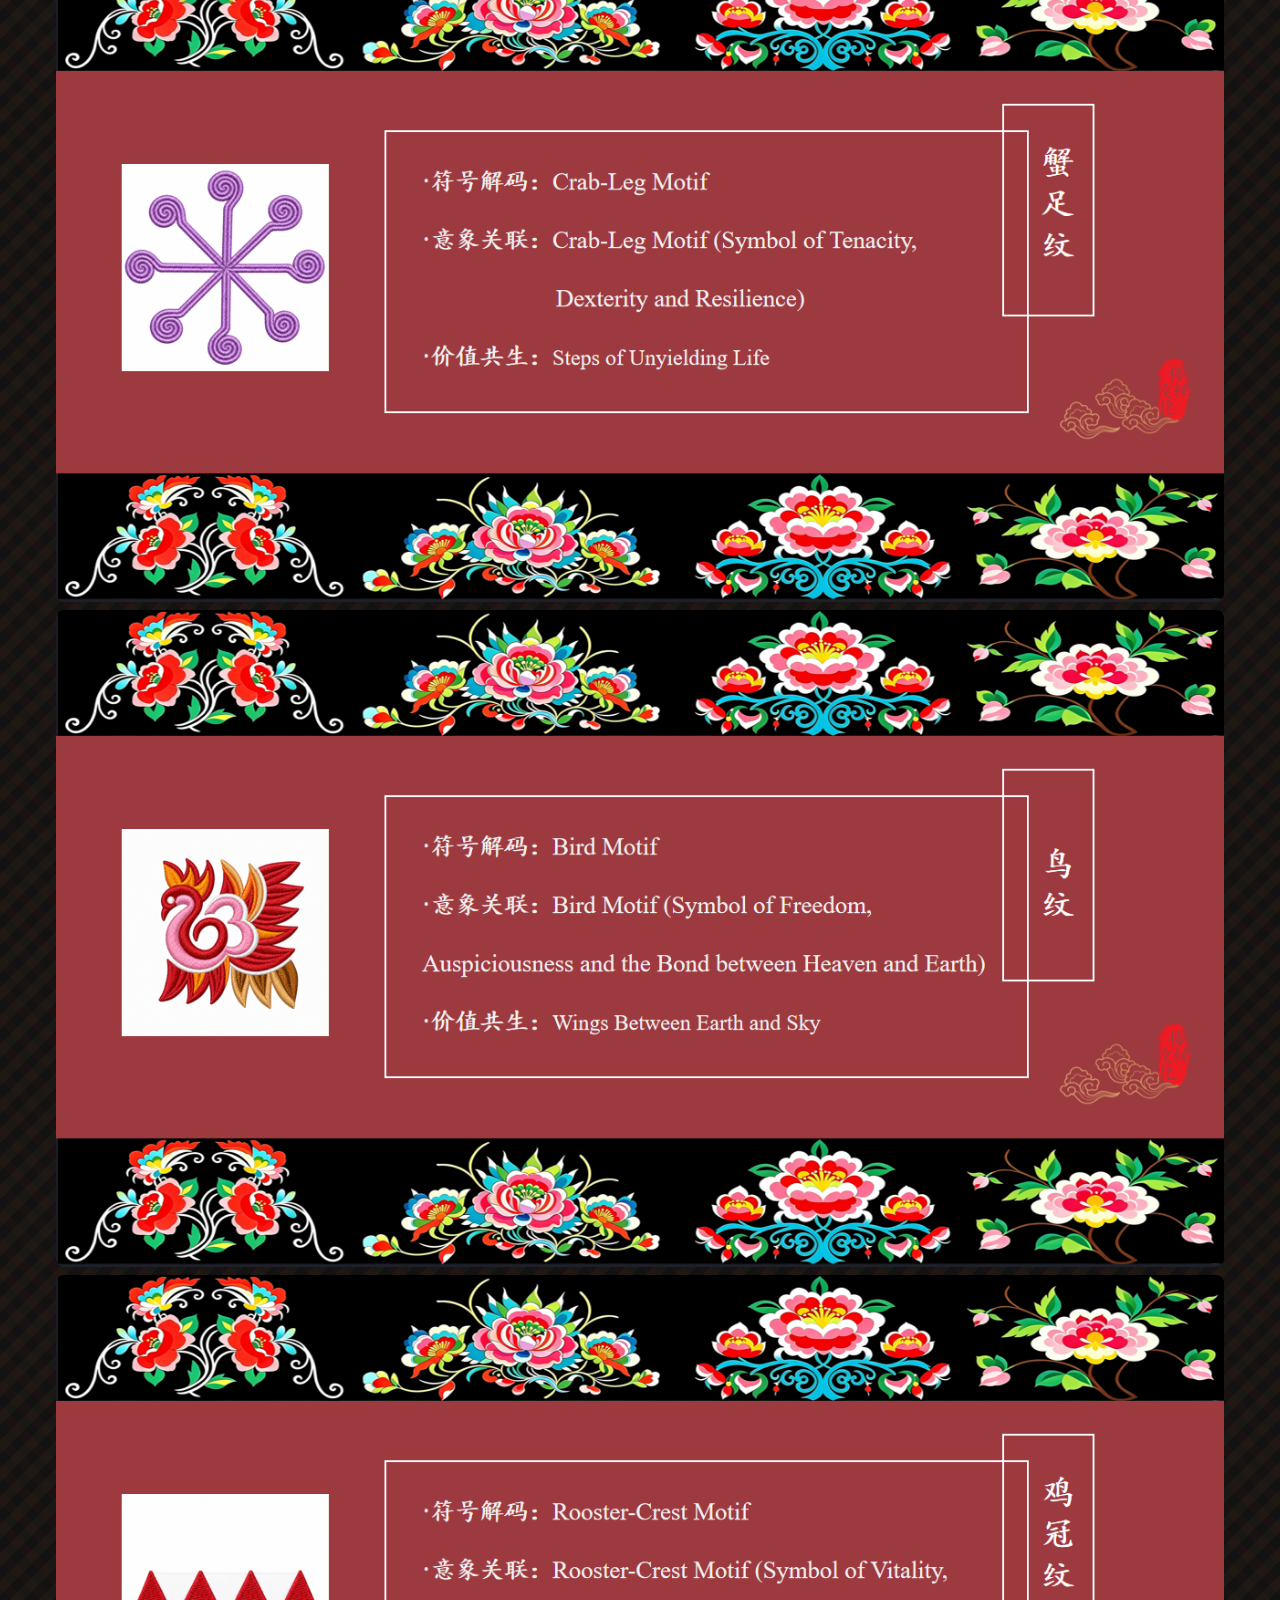
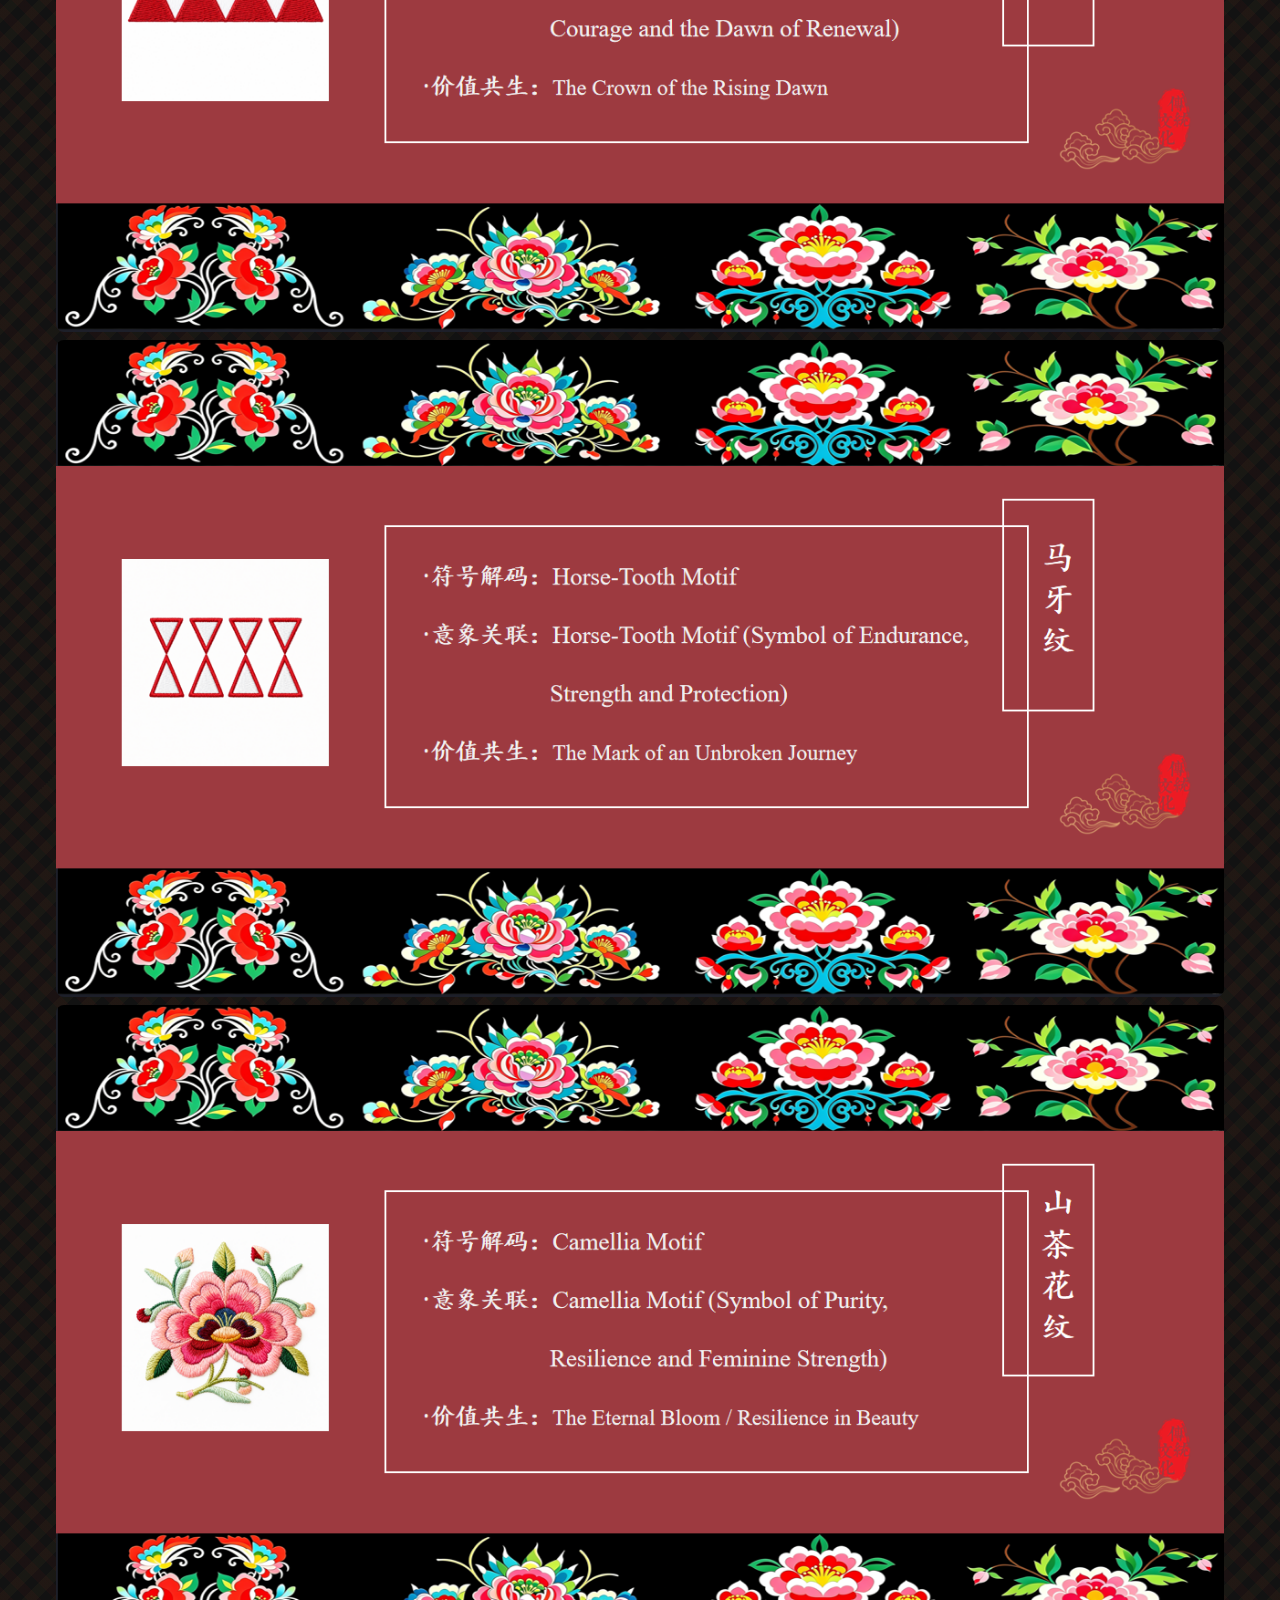
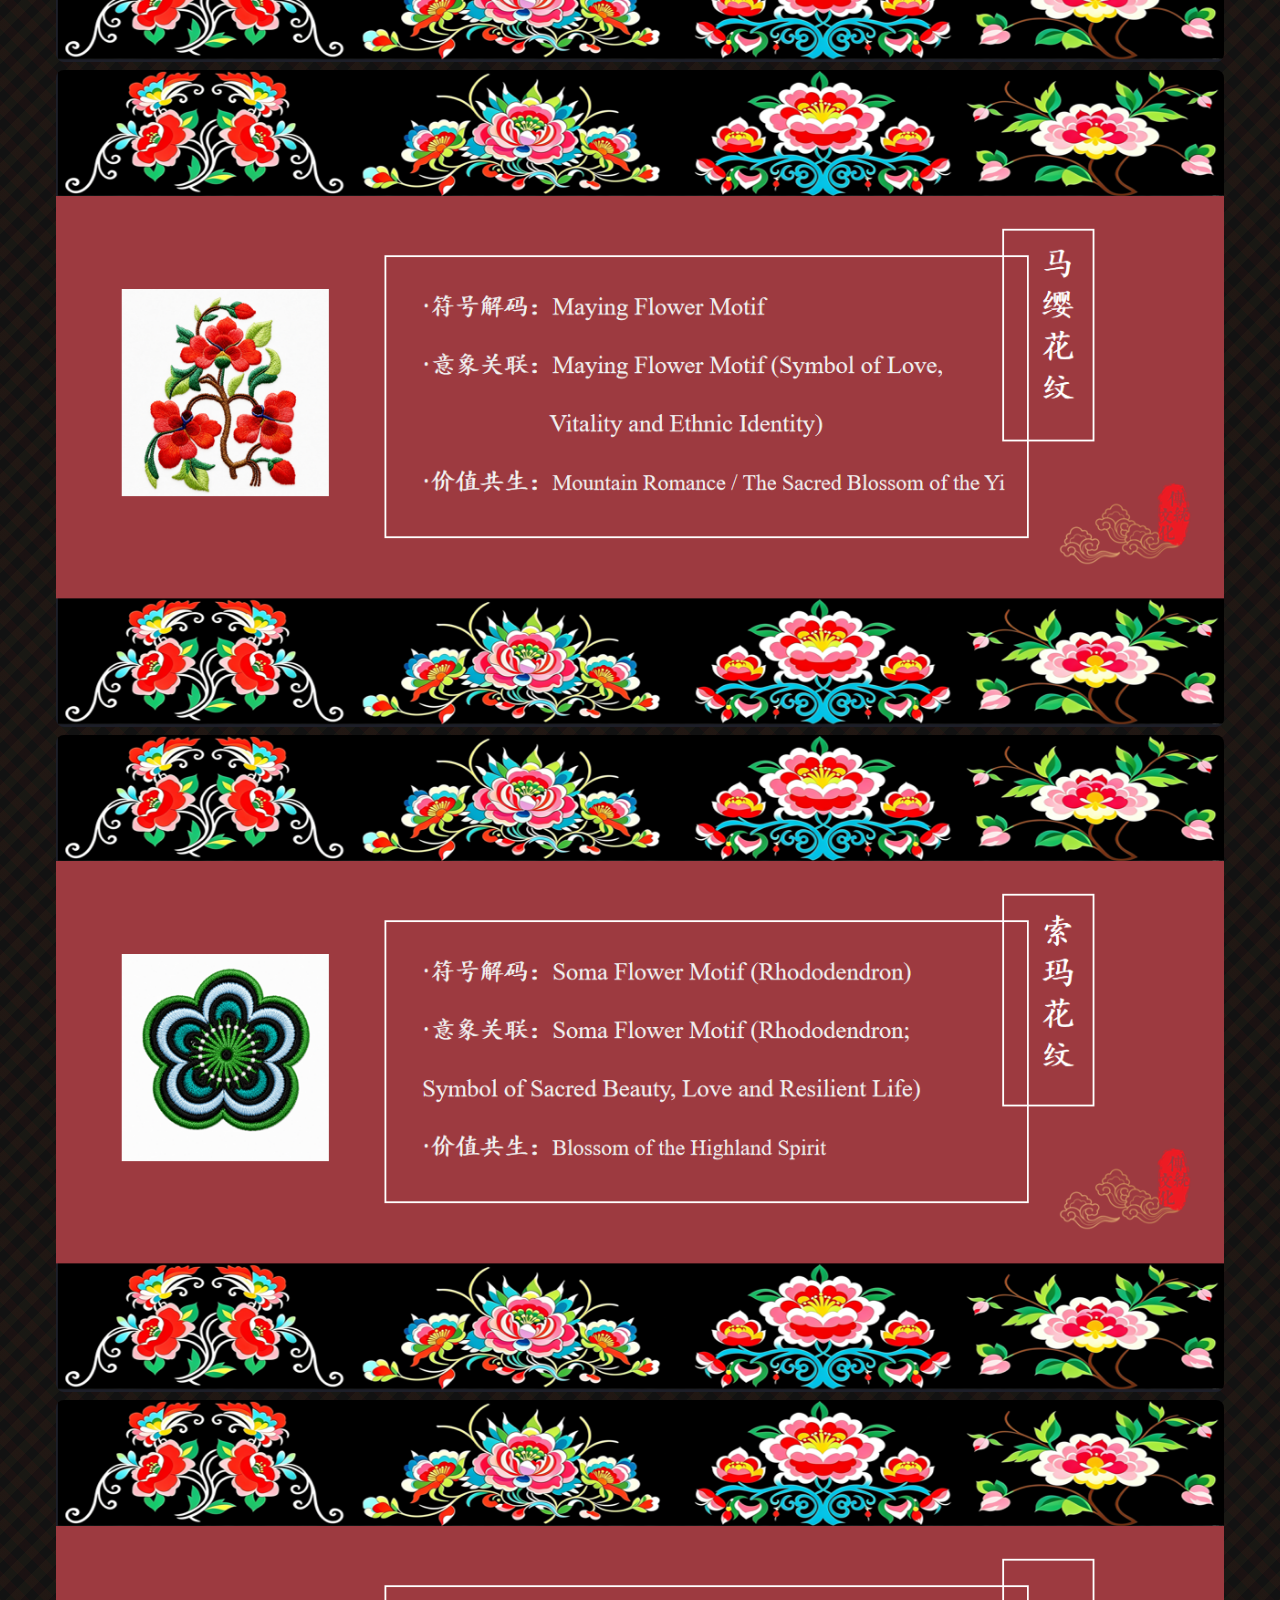
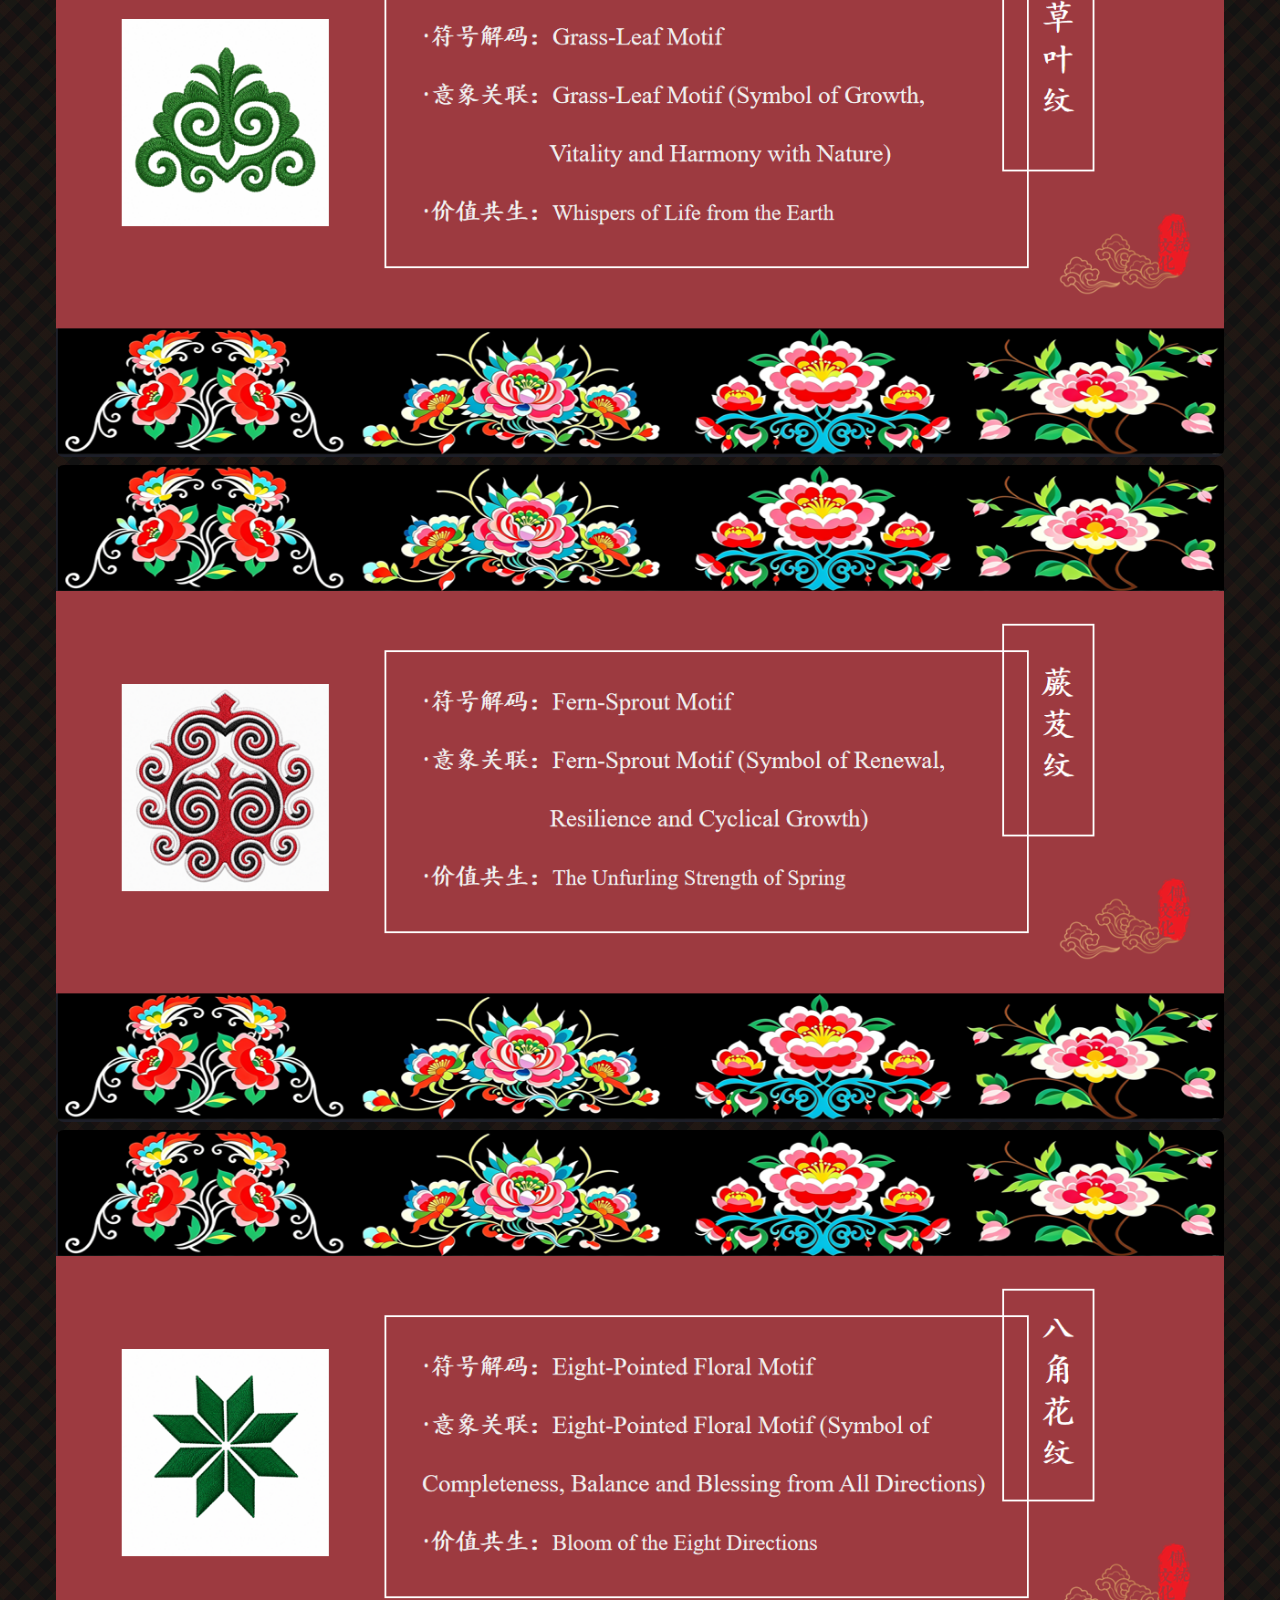
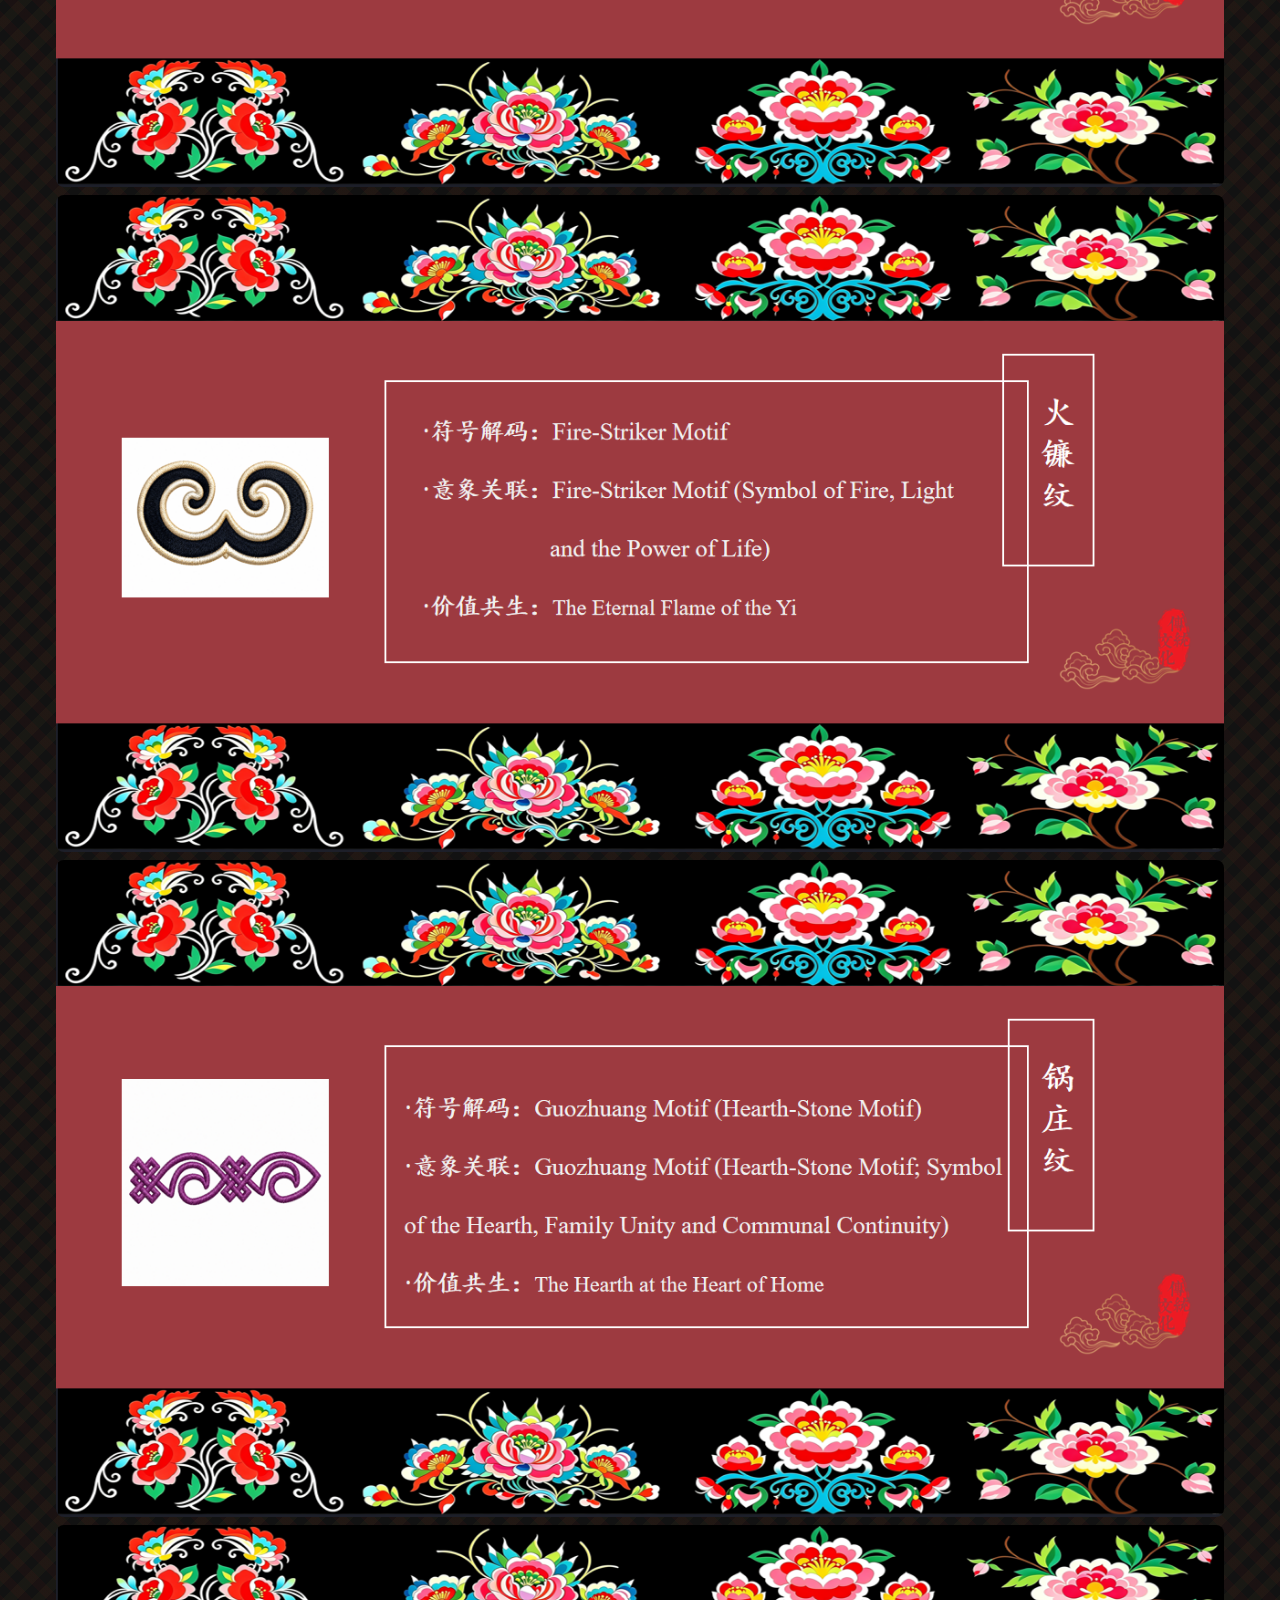
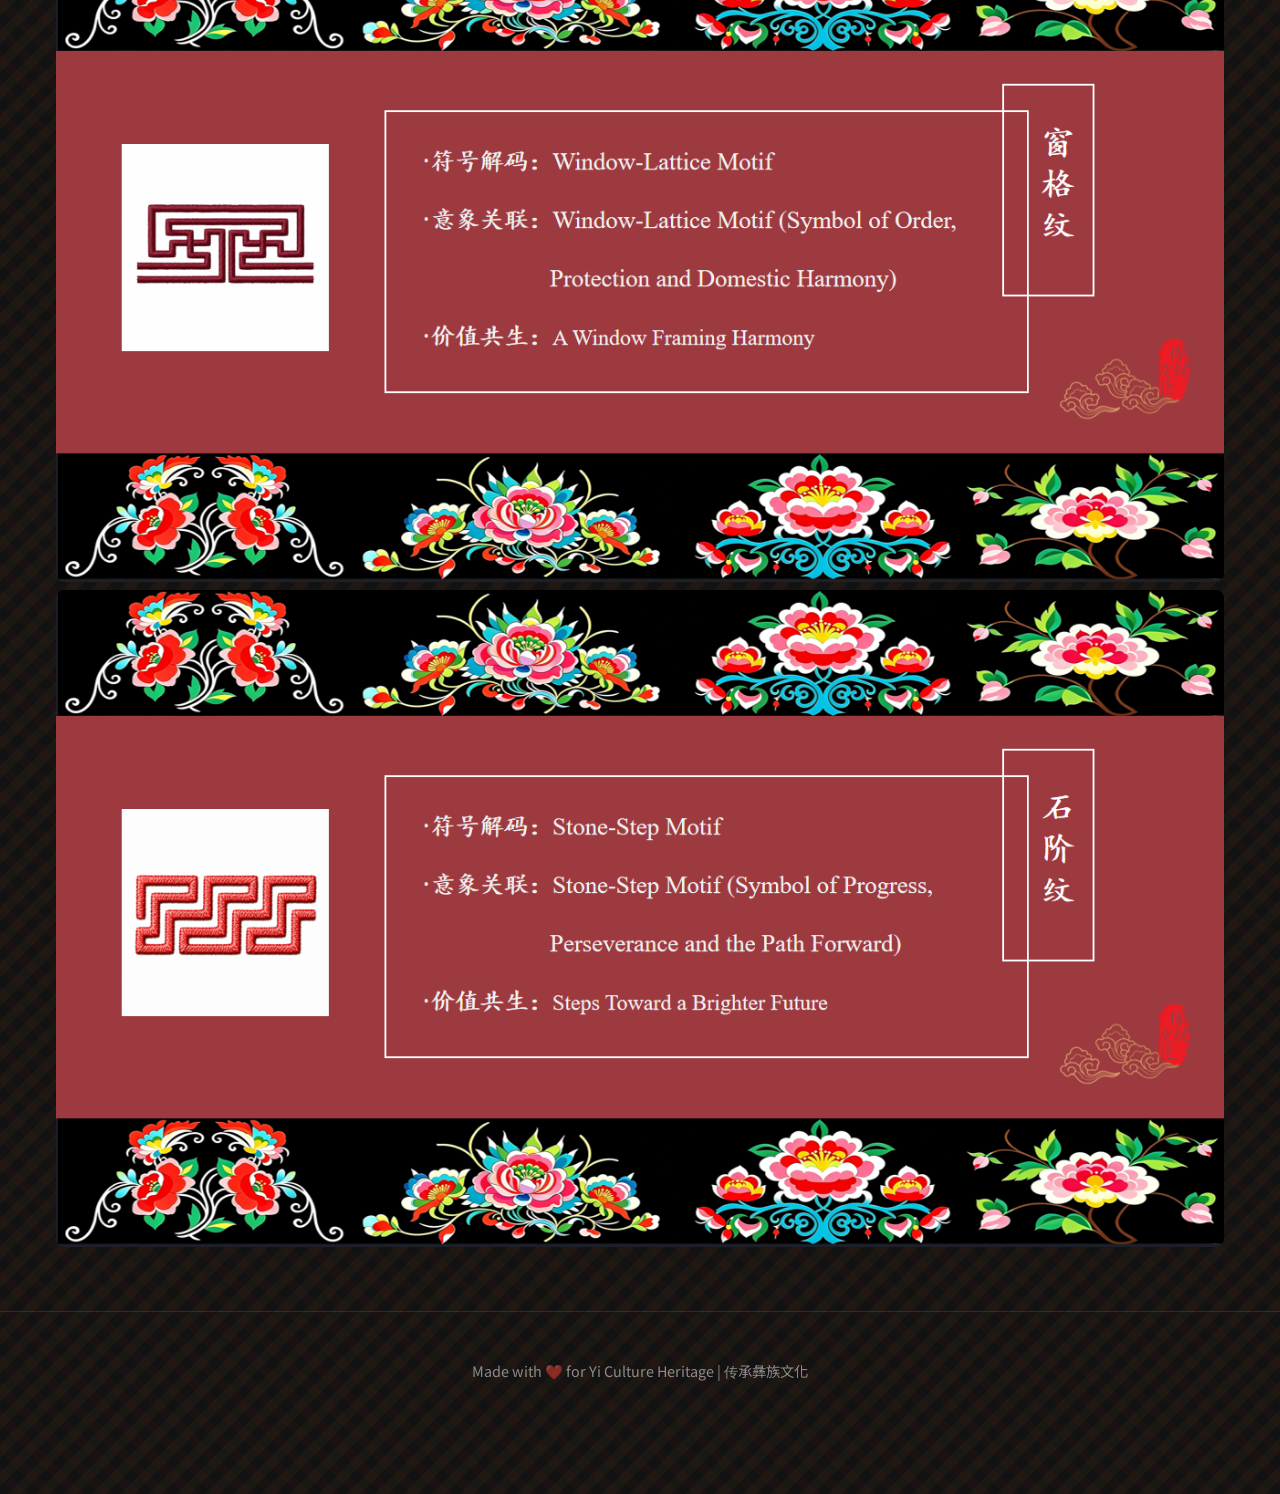
<file: translation-guide/index.html>
<!DOCTYPE html>
<html lang="zh-CN">
<head>
    <meta charset="UTF-8">
    <meta name="viewport" content="width=device-width, initial-scale=1.0">
    <title>翻译手册 | 彝族纹样</title>
    <link rel="preconnect" href="https://fonts.googleapis.com">
    <link rel="preconnect" href="https://fonts.gstatic.com" crossorigin>
    <link href="https://fonts.googleapis.com/css2?family=Noto+Sans+TC:wght@300;400;500;700&family=Noto+Serif+TC:wght@400;500;600;700&display=swap" rel="stylesheet">
    <style>
        * {
            margin: 0;
            padding: 0;
            box-sizing: border-box;
        }

        :root {
            --yi-red: #B51111;
            --yi-yellow: #F5D547;
            --yi-black: #121212;
            --yi-gold: #D4AF37;
        }

        body {
            font-family: 'Noto Sans TC', 'Microsoft YaHei', sans-serif;
            background-color: var(--yi-black);
            color: white;
            min-height: 100vh;
        }

        .translation-bg {
            background-image:
                repeating-linear-gradient(45deg, transparent, transparent 10px, rgba(181, 17, 17, 0.05) 10px, rgba(181, 17, 17, 0.05) 20px),
                repeating-linear-gradient(-45deg, transparent, transparent 10px, rgba(245, 213, 71, 0.03) 10px, rgba(245, 213, 71, 0.03) 20px);
            min-height: 100vh;
            padding-bottom: 4rem;
        }

        /* 导航栏 */
        .navbar {
            position: fixed;
            top: 0;
            left: 0;
            right: 0;
            z-index: 1000;
            padding: 1rem 2rem;
            background: linear-gradient(to bottom, rgba(18, 18, 18, 0.95), transparent);
            backdrop-filter: blur(10px);
        }

        .nav-content {
            max-width: 100%;
            margin: 0 auto;
            display: flex;
            justify-content: space-between;
            align-items: center;
        }

        .logo {
            font-family: 'Noto Serif TC', serif;
            font-size: 1.5rem;
            font-weight: 700;
            background: linear-gradient(135deg, var(--yi-yellow), var(--yi-red), var(--yi-gold));
            -webkit-background-clip: text;
            -webkit-text-fill-color: transparent;
            background-clip: text;
            text-decoration: none;
        }

        .nav-right {
            display: flex;
            align-items: center;
            gap: 1rem;
        }

        .lang-switch {
            display: flex;
            gap: 0.4rem;
            padding: 0.25rem;
            background: rgba(255, 255, 255, 0.08);
            border: 1px solid rgba(212, 175, 55, 0.2);
            border-radius: 24px;
        }

        .lang-btn {
            background: transparent;
            border: none;
            color: rgba(255, 255, 255, 0.65);
            padding: 0.4rem 0.8rem;
            border-radius: 18px;
            cursor: pointer;
            font-size: 0.85rem;
            transition: all 0.3s;
        }

        .lang-btn.active,
        .lang-btn:hover {
            background: var(--yi-yellow);
            color: var(--yi-black);
        }

        .back-btn {
            background: rgba(181, 17, 17, 0.3);
            border: 1px solid var(--yi-yellow);
            color: var(--yi-yellow);
            padding: 0.5rem 1rem;
            border-radius: 20px;
            text-decoration: none;
            font-size: 0.9rem;
            transition: all 0.3s;
        }

        .back-btn:hover {
            background: var(--yi-yellow);
            color: var(--yi-black);
        }

        /* Hero */
        .hero {
            min-height: 40vh;
            display: flex;
            flex-direction: column;
            align-items: center;
            justify-content: center;
            padding: 8rem 2rem 3rem;
            text-align: center;
        }

        .hero-title {
            font-family: 'Noto Serif TC', serif;
            font-size: clamp(2.5rem, 6vw, 4rem);
            font-weight: 700;
            background: linear-gradient(135deg, var(--yi-yellow) 0%, var(--yi-red) 50%, var(--yi-gold) 100%);
            -webkit-background-clip: text;
            -webkit-text-fill-color: transparent;
            background-clip: text;
            margin-bottom: 1rem;
        }

        .hero-subtitle {
            font-size: 1.2rem;
            color: rgba(255, 255, 255, 0.6);
            max-width: 600px;
        }

        /* 图片展示 - 全屏有缝隙 */
        .gallery-container {
            width: 100%;
            max-width: 1200px;
            margin: 0 auto;
            padding: 0 1rem;
        }

        .translation-image {
            width: 100%;
            display: block;
            margin-bottom: 8px;
            border-radius: 8px;
        }

        .translation-image:last-child {
            margin-bottom: 0;
        }

        /* 页脚 */
        .footer {
            padding: 3rem 2rem;
            border-top: 1px solid rgba(255, 255, 255, 0.1);
            text-align: center;
            margin-top: 4rem;
        }

        .footer-text {
            color: rgba(255, 255, 255, 0.5);
            font-size: 0.9rem;
        }

        /* 响应式 */
        @media (max-width: 768px) {
            .navbar {
                padding: 1rem;
            }

            .hero {
                padding: 6rem 1rem 2rem;
            }
        }
    </style>
</head>
<body>
    <div class="translation-bg">
        <!-- 导航栏 -->
        <nav class="navbar">
            <div class="nav-content">
                <a href="../index.html" class="logo">彝族文化数字体验中心</a>
                <div class="nav-right">
                    <div class="lang-switch" id="langSwitch">
                        <button class="lang-btn active" data-lang="en">EN</button>
                        <button class="lang-btn" data-lang="de">DE</button>
                        <button class="lang-btn" data-lang="fr">FR</button>
                        <button class="lang-btn" data-lang="ja">日本語</button>
                        <button class="lang-btn" data-lang="es">ES</button>
                    </div>
                    <a href="../index.html" class="back-btn">← 返回首页</a>
                </div>
            </div>
        </nav>

        <!-- Hero -->
        <section class="hero">
            <h1 class="hero-title">翻译手册</h1>
            <p class="hero-subtitle">彝族纹样术语中文·英语·日语·法语·德语·西班牙语对照</p>
        </section>

        <!-- 图片展示 -->
        <div class="gallery-container" id="galleryContainer"></div>

        <!-- 页脚 -->
        <footer class="footer">
            <p class="footer-text">Made with ❤️ for Yi Culture Heritage | 传承彝族文化</p>
        </footer>
    </div>

    <script>
        const guidePages = {
            en: ['01.png', '02.png', '03.png', '04.png', '05.png', '06.png', '07.png', '08.png', '09.png', '11.png', '12.png', '13.png', '14.png', '15.png', '16.png', '17.png', '18.png', '19.png', '20.png', '21.png', '22.png', '23.png', '24.png'],
            de: ['de/01.png', 'de/02.png', 'de/03.png', 'de/04.png', 'de/05.png', 'de/06.png', 'de/07.png', 'de/08.png', 'de/09.png', 'de/10.png', 'de/11.png', 'de/12.png', 'de/13.png', 'de/14.png', 'de/15.png', 'de/16.png', 'de/17.png', 'de/18.png', 'de/19.png', 'de/20.png', 'de/21.png', 'de/22.png', 'de/23.png', 'de/24.png'],
            fr: ['fr/01.png', 'fr/02.png', 'fr/03.png', 'fr/04.png', 'fr/05.png', 'fr/06.png', 'fr/07.png', 'fr/08.png', 'fr/09.png', 'fr/10.png', 'fr/11.png', 'fr/12.png', 'fr/13.png', 'fr/14.png', 'fr/15.png', 'fr/16.png', 'fr/17.png', 'fr/18.png', 'fr/19.png', 'fr/20.png', 'fr/21.png', 'fr/22.png', 'fr/23.png', 'fr/24.png'],
            ja: ['ja/01.png', 'ja/02.png', 'ja/03.png', 'ja/04.png', 'ja/05.png', 'ja/06.png', 'ja/07.png', 'ja/08.png', 'ja/09.png', 'ja/10.png', 'ja/11.png', 'ja/12.png', 'ja/13.png', 'ja/14.png', 'ja/15.png', 'ja/16.png', 'ja/17.png', 'ja/18.png', 'ja/19.png', 'ja/20.png', 'ja/21.png', 'ja/22.png', 'ja/23.png', 'ja/24.png'],
            es: ['es/01.png', 'es/02.png', 'es/03.png', 'es/04.png', 'es/05.png', 'es/06.png', 'es/07.png', 'es/08.png', 'es/09.png', 'es/10.png', 'es/11.png', 'es/12.png', 'es/13.png', 'es/14.png', 'es/15.png', 'es/16.png', 'es/17.png', 'es/18.png', 'es/19.png', 'es/20.png', 'es/21.png', 'es/22.png', 'es/23.png', 'es/24.png']
        };

        let currentLang = 'en';

        function renderGuide(lang) {
            currentLang = guidePages[lang] ? lang : 'en';
            const galleryContainer = document.getElementById('galleryContainer');
            galleryContainer.innerHTML = guidePages[currentLang].map((src, index) => `
                <img src="${src}" alt="翻译手册 第${index + 1}页" class="translation-image">
            `).join('');

            document.querySelectorAll('.lang-btn').forEach((button) => {
                button.classList.toggle('active', button.dataset.lang === currentLang);
            });
        }

        document.querySelectorAll('.lang-btn').forEach((button) => {
            button.addEventListener('click', () => renderGuide(button.dataset.lang));
        });

        renderGuide(currentLang);
    </script>
</body>
</html>
</file>
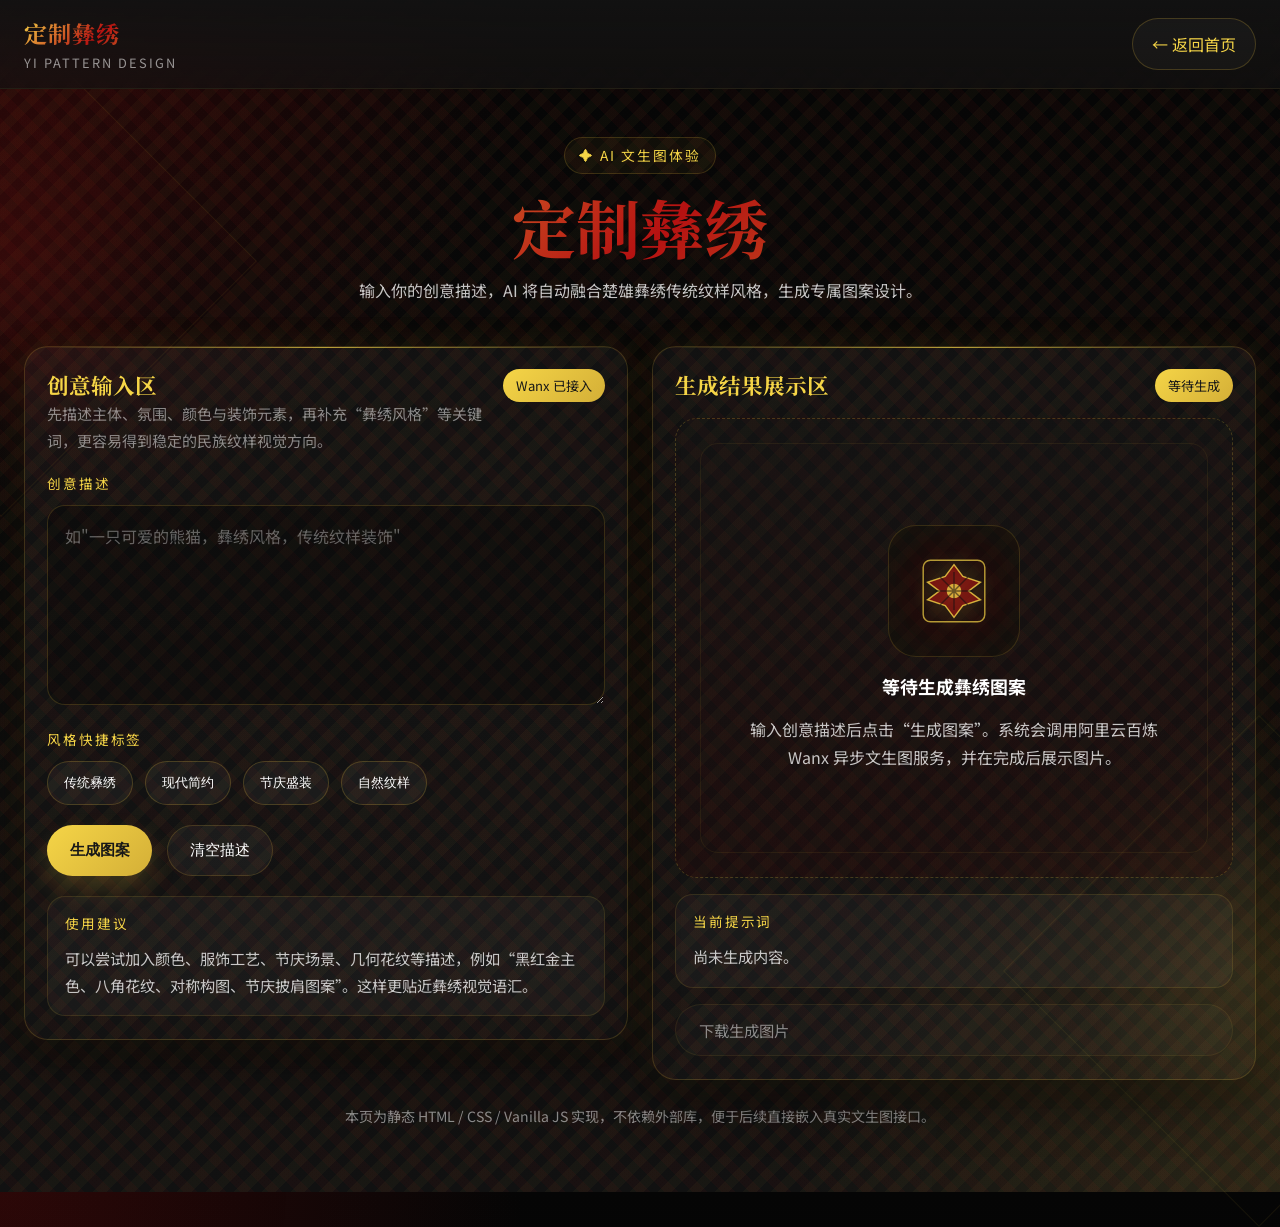
<file: yi-pattern-design/index.html>
<!DOCTYPE html>
<html lang="zh-CN">
<head>
    <meta charset="UTF-8">
    <meta name="viewport" content="width=device-width, initial-scale=1.0">
    <title>定制彝绣 | Yi Pattern Design</title>
    <link rel="preconnect" href="https://fonts.googleapis.com">
    <link rel="preconnect" href="https://fonts.gstatic.com" crossorigin>
    <link href="https://fonts.googleapis.com/css2?family=Noto+Sans+SC:wght@300;400;500;700&family=Noto+Serif+SC:wght@400;500;600;700&display=swap" rel="stylesheet">
    <style>
        * {
            margin: 0;
            padding: 0;
            box-sizing: border-box;
        }

        :root {
            --yi-red: #b51111;
            --yi-yellow: #f5d547;
            --yi-gold: #d4af37;
            --yi-black: #121212;
            --yi-dark-red: #540707;
            --panel-bg: rgba(16, 16, 16, 0.84);
            --panel-border: rgba(212, 175, 55, 0.2);
            --text-soft: rgba(255, 255, 255, 0.76);
            --text-muted: rgba(255, 255, 255, 0.5);
            --shadow-soft: 0 24px 48px rgba(0, 0, 0, 0.38), 0 0 36px rgba(212, 175, 55, 0.08);
        }

        body {
            font-family: 'Noto Sans SC', 'Microsoft YaHei', sans-serif;
            min-height: 100vh;
            color: #fff;
            background:
                radial-gradient(circle at top left, rgba(181, 17, 17, 0.22), transparent 30%),
                radial-gradient(circle at bottom right, rgba(245, 213, 71, 0.1), transparent 28%),
                linear-gradient(180deg, #050505 0%, #111 100%);
            overflow-x: hidden;
        }

        .page-shell {
            position: relative;
            min-height: 100vh;
            background-image:
                repeating-linear-gradient(45deg, transparent, transparent 10px, rgba(181, 17, 17, 0.05) 10px, rgba(181, 17, 17, 0.05) 20px),
                repeating-linear-gradient(-45deg, transparent, transparent 10px, rgba(245, 213, 71, 0.03) 10px, rgba(245, 213, 71, 0.03) 20px);
        }

        .page-shell::before,
        .page-shell::after {
            content: '';
            position: absolute;
            width: 360px;
            height: 360px;
            border: 1px solid rgba(212, 175, 55, 0.08);
            transform: rotate(45deg);
            pointer-events: none;
        }

        .page-shell::before {
            top: 80px;
            left: -180px;
            background: radial-gradient(circle, rgba(181, 17, 17, 0.16), transparent 70%);
        }

        .page-shell::after {
            right: -160px;
            bottom: 40px;
            background: radial-gradient(circle, rgba(245, 213, 71, 0.08), transparent 70%);
        }

        .navbar {
            position: sticky;
            top: 0;
            z-index: 20;
            backdrop-filter: blur(14px);
            background: linear-gradient(to bottom, rgba(18, 18, 18, 0.96), rgba(18, 18, 18, 0.64));
            border-bottom: 1px solid rgba(212, 175, 55, 0.08);
        }

        .nav-content {
            max-width: 1280px;
            margin: 0 auto;
            padding: 1rem 1.5rem;
            display: flex;
            justify-content: space-between;
            align-items: center;
            gap: 1rem;
        }

        .brand {
            display: flex;
            flex-direction: column;
            gap: 0.2rem;
        }

        .brand-title {
            font-family: 'Noto Serif SC', serif;
            font-size: 1.45rem;
            font-weight: 700;
            background: linear-gradient(135deg, var(--yi-yellow), var(--yi-red), var(--yi-gold));
            -webkit-background-clip: text;
            -webkit-text-fill-color: transparent;
            background-clip: text;
            letter-spacing: 1px;
        }

        .brand-subtitle {
            font-size: 0.8rem;
            letter-spacing: 2px;
            color: rgba(255, 255, 255, 0.55);
        }

        .home-link {
            display: inline-flex;
            align-items: center;
            gap: 0.45rem;
            padding: 0.8rem 1.2rem;
            border-radius: 999px;
            color: var(--yi-yellow);
            text-decoration: none;
            background: rgba(255, 255, 255, 0.03);
            border: 1px solid rgba(212, 175, 55, 0.24);
            transition: transform 0.25s ease, border-color 0.25s ease, box-shadow 0.25s ease;
        }

        .home-link:hover {
            transform: translateY(-2px);
            border-color: rgba(212, 175, 55, 0.56);
            box-shadow: 0 12px 24px rgba(212, 175, 55, 0.12);
        }

        .container {
            position: relative;
            z-index: 1;
            max-width: 1280px;
            margin: 0 auto;
            padding: 3rem 1.5rem 4rem;
        }

        .hero {
            text-align: center;
            margin-bottom: 2.5rem;
        }

        .hero-kicker {
            display: inline-flex;
            align-items: center;
            gap: 0.5rem;
            padding: 0.45rem 0.9rem;
            margin-bottom: 1rem;
            border-radius: 999px;
            font-size: 0.86rem;
            letter-spacing: 2px;
            color: var(--yi-yellow);
            border: 1px solid rgba(212, 175, 55, 0.2);
            background: rgba(212, 175, 55, 0.05);
        }

        .hero-title {
            font-family: 'Noto Serif SC', serif;
            font-size: clamp(2.2rem, 5.6vw, 4rem);
            line-height: 1.15;
            margin-bottom: 0.8rem;
            background: linear-gradient(135deg, var(--yi-yellow) 0%, var(--yi-red) 52%, var(--yi-gold) 100%);
            -webkit-background-clip: text;
            -webkit-text-fill-color: transparent;
            background-clip: text;
        }

        .hero-desc {
            max-width: 720px;
            margin: 0 auto;
            font-size: 1rem;
            line-height: 1.85;
            color: var(--text-soft);
        }

        .workspace {
            display: grid;
            grid-template-columns: minmax(320px, 1fr) minmax(320px, 1fr);
            gap: 1.5rem;
            align-items: start;
        }

        .panel {
            position: relative;
            overflow: hidden;
            background: linear-gradient(180deg, rgba(255, 255, 255, 0.04), rgba(255, 255, 255, 0.015));
            border: 1px solid var(--panel-border);
            border-radius: 24px;
            padding: 1.4rem;
            box-shadow: var(--shadow-soft);
        }

        .panel::before {
            content: '';
            position: absolute;
            left: 0;
            right: 0;
            top: 0;
            height: 1px;
            background: linear-gradient(90deg, transparent, rgba(245, 213, 71, 0.72), transparent);
        }

        .panel-header {
            display: flex;
            justify-content: space-between;
            align-items: flex-start;
            gap: 1rem;
            margin-bottom: 1rem;
        }

        .panel-title {
            font-family: 'Noto Serif SC', serif;
            font-size: 1.35rem;
            color: var(--yi-yellow);
        }

        .panel-note {
            font-size: 0.94rem;
            line-height: 1.8;
            color: var(--text-muted);
        }

        .status-pill {
            display: inline-flex;
            align-items: center;
            gap: 0.45rem;
            white-space: nowrap;
            padding: 0.45rem 0.8rem;
            border-radius: 999px;
            font-size: 0.82rem;
            color: #171717;
            background: linear-gradient(135deg, var(--yi-yellow), var(--yi-gold));
        }

        .prompt-field {
            margin-top: 1.2rem;
            margin-bottom: 1.2rem;
        }

        .prompt-label,
        .chip-title,
        .tips-title,
        .api-title,
        .result-label {
            display: block;
            font-size: 0.85rem;
            letter-spacing: 1.8px;
            color: var(--yi-yellow);
            margin-bottom: 0.75rem;
        }

        textarea {
            width: 100%;
            min-height: 200px;
            resize: vertical;
            padding: 1rem 1.05rem;
            border-radius: 18px;
            border: 1px solid rgba(212, 175, 55, 0.2);
            background: rgba(0, 0, 0, 0.26);
            color: white;
            outline: none;
            font: inherit;
            line-height: 1.75;
            transition: border-color 0.2s ease, box-shadow 0.2s ease;
        }

        textarea:focus {
            border-color: rgba(245, 213, 71, 0.72);
            box-shadow: 0 0 0 3px rgba(245, 213, 71, 0.08);
        }

        textarea::placeholder {
            color: rgba(255, 255, 255, 0.35);
        }

        .chip-group {
            display: flex;
            flex-wrap: wrap;
            gap: 0.75rem;
            margin-bottom: 1.2rem;
        }

        .chip {
            border: 1px solid rgba(212, 175, 55, 0.24);
            background: rgba(255, 255, 255, 0.04);
            color: white;
            padding: 0.75rem 1rem;
            border-radius: 999px;
            cursor: pointer;
            transition: transform 0.2s ease, border-color 0.2s ease, background 0.2s ease;
        }

        .chip:hover {
            transform: translateY(-2px);
            border-color: rgba(245, 213, 71, 0.6);
            background: rgba(181, 17, 17, 0.14);
        }

        .action-row {
            display: flex;
            gap: 0.9rem;
            flex-wrap: wrap;
            margin-bottom: 1.2rem;
        }

        .primary-btn,
        .ghost-btn,
        .download-btn {
            border: none;
            border-radius: 999px;
            padding: 0.9rem 1.4rem;
            font-size: 0.96rem;
            cursor: pointer;
            transition: transform 0.25s ease, box-shadow 0.25s ease, opacity 0.25s ease, border-color 0.25s ease;
            text-decoration: none;
        }

        .primary-btn {
            color: #171717;
            font-weight: 700;
            background: linear-gradient(135deg, var(--yi-yellow), var(--yi-gold));
            box-shadow: 0 12px 24px rgba(212, 175, 55, 0.22);
        }

        .ghost-btn,
        .download-btn {
            color: white;
            background: rgba(255, 255, 255, 0.04);
            border: 1px solid rgba(212, 175, 55, 0.2);
        }

        .primary-btn:hover,
        .ghost-btn:hover,
        .download-btn:hover {
            transform: translateY(-2px);
        }

        .tips-box,
        .api-box,
        .result-meta {
            border-radius: 18px;
            border: 1px solid rgba(212, 175, 55, 0.14);
            background: rgba(255, 255, 255, 0.03);
            padding: 1rem 1.05rem;
        }

        .tips-box p,
        .api-box p,
        .result-meta p {
            color: var(--text-soft);
            line-height: 1.8;
            font-size: 0.95rem;
        }

        .result-wrap {
            display: flex;
            flex-direction: column;
            gap: 1rem;
            min-height: 100%;
        }

        .result-stage {
            position: relative;
            min-height: 460px;
            border-radius: 22px;
            border: 1px dashed rgba(212, 175, 55, 0.26);
            background:
                linear-gradient(180deg, rgba(255, 255, 255, 0.02), rgba(181, 17, 17, 0.06)),
                rgba(0, 0, 0, 0.2);
            display: grid;
            place-items: center;
            overflow: hidden;
        }

        .result-stage::before {
            content: '';
            position: absolute;
            inset: 24px;
            border: 1px solid rgba(212, 175, 55, 0.08);
            border-radius: 18px;
            pointer-events: none;
        }

        .placeholder-state,
        .generated-state {
            width: 100%;
            height: 100%;
            padding: 2rem;
        }

        .placeholder-state {
            display: flex;
            flex-direction: column;
            align-items: center;
            justify-content: center;
            text-align: center;
            gap: 1rem;
        }

        .placeholder-icon {
            width: 132px;
            height: 132px;
            border-radius: 28px;
            display: grid;
            place-items: center;
            border: 1px solid rgba(212, 175, 55, 0.2);
            background:
                radial-gradient(circle at center, rgba(245, 213, 71, 0.16), rgba(181, 17, 17, 0.08) 45%, transparent 78%),
                rgba(0, 0, 0, 0.32);
            box-shadow: inset 0 0 48px rgba(212, 175, 55, 0.06);
        }

        .placeholder-icon svg {
            width: 88px;
            height: 88px;
        }

        .placeholder-state strong {
            font-size: 1.12rem;
        }

        .placeholder-state p {
            max-width: 420px;
            line-height: 1.8;
            color: var(--text-soft);
        }

        .generated-state {
            display: none;
            flex-direction: column;
            gap: 1rem;
        }

        .loading-state {
            display: none;
            flex-direction: column;
            align-items: center;
            justify-content: center;
            text-align: center;
            gap: 1rem;
            padding: 2rem;
        }

        .spinner {
            width: 108px;
            height: 108px;
            border-radius: 999px;
            border: 6px solid rgba(245, 213, 71, 0.15);
            border-top-color: rgba(245, 213, 71, 0.88);
            animation: spin 0.9s linear infinite;
            box-shadow: 0 0 38px rgba(212, 175, 55, 0.12);
        }

        .progress-text {
            max-width: 420px;
            line-height: 1.8;
            color: var(--text-soft);
        }

        .error-text {
            max-width: 420px;
            line-height: 1.8;
            color: rgba(255, 140, 140, 0.95);
        }

        @keyframes spin {
            from {
                transform: rotate(0deg);
            }

            to {
                transform: rotate(360deg);
            }
        }

        .generated-frame {
            position: relative;
            flex: 1;
            min-height: 380px;
            border-radius: 20px;
            overflow: hidden;
            background: rgba(0, 0, 0, 0.28);
            border: 1px solid rgba(212, 175, 55, 0.18);
        }

        .generated-frame img {
            width: 100%;
            height: 100%;
            object-fit: cover;
            display: block;
        }

        .frame-badge {
            position: absolute;
            top: 1rem;
            left: 1rem;
            padding: 0.45rem 0.8rem;
            border-radius: 999px;
            font-size: 0.82rem;
            color: var(--yi-yellow);
            background: rgba(18, 18, 18, 0.75);
            border: 1px solid rgba(212, 175, 55, 0.24);
        }

        .download-btn[aria-disabled="true"] {
            opacity: 0.5;
            pointer-events: none;
        }

        code {
            font-family: 'SFMono-Regular', Consolas, monospace;
            color: var(--yi-yellow);
            background: rgba(0, 0, 0, 0.22);
            padding: 0.12rem 0.35rem;
            border-radius: 6px;
        }

        .footer-note {
            margin-top: 1.5rem;
            text-align: center;
            color: var(--text-muted);
            font-size: 0.88rem;
            line-height: 1.75;
        }

        @media (max-width: 980px) {
            .workspace {
                grid-template-columns: 1fr;
            }
        }

        @media (max-width: 768px) {
            .nav-content,
            .panel-header,
            .action-row {
                flex-direction: column;
                align-items: stretch;
            }

            .container {
                padding: 2rem 1rem 3rem;
            }

            .panel {
                padding: 1.1rem;
            }

            .home-link,
            .primary-btn,
            .ghost-btn,
            .download-btn {
                justify-content: center;
                width: 100%;
            }

            .result-stage {
                min-height: 380px;
            }

            .generated-frame {
                min-height: 300px;
            }
        }
    </style>
</head>
<body>
    <div class="page-shell">
        <nav class="navbar">
            <div class="nav-content">
                <div class="brand">
                    <div class="brand-title">定制彝绣</div>
                    <div class="brand-subtitle">YI PATTERN DESIGN</div>
                </div>
                <a class="home-link" href="../index.html">← 返回首页</a>
            </div>
        </nav>

        <main class="container">
            <section class="hero">
                <div class="hero-kicker">✦ AI 文生图体验</div>
                <h1 class="hero-title">定制彝绣</h1>
                <p class="hero-desc">输入你的创意描述，AI 将自动融合楚雄彝绣传统纹样风格，生成专属图案设计。</p>
            </section>

            <section class="workspace">
                <div class="panel">
                    <div class="panel-header">
                        <div>
                            <h2 class="panel-title">创意输入区</h2>
                            <p class="panel-note">先描述主体、氛围、颜色与装饰元素，再补充“彝绣风格”等关键词，更容易得到稳定的民族纹样视觉方向。</p>
                        </div>
                        <span class="status-pill">Wanx 已接入</span>
                    </div>

                    <div class="prompt-field">
                        <label class="prompt-label" for="promptInput">创意描述</label>
                        <textarea id="promptInput" placeholder="如&#34;一只可爱的熊猫，彝绣风格，传统纹样装饰&#34;"></textarea>
                    </div>

                    <div>
                        <span class="chip-title">风格快捷标签</span>
                        <div class="chip-group" id="styleChips">
                            <button class="chip" type="button" data-style="传统彝绣">传统彝绣</button>
                            <button class="chip" type="button" data-style="现代简约">现代简约</button>
                            <button class="chip" type="button" data-style="节庆盛装">节庆盛装</button>
                            <button class="chip" type="button" data-style="自然纹样">自然纹样</button>
                        </div>
                    </div>

                    <div class="action-row">
                        <button class="primary-btn" id="generateBtn" type="button">生成图案</button>
                        <button class="ghost-btn" id="clearBtn" type="button">清空描述</button>
                    </div>

                    <div class="tips-box">
                        <span class="tips-title">使用建议</span>
                        <p>可以尝试加入颜色、服饰工艺、节庆场景、几何花纹等描述，例如“黑红金主色、八角花纹、对称构图、节庆披肩图案”。这样更贴近彝绣视觉语汇。</p>
                    </div>
                </div>

                <div class="panel">
                    <div class="panel-header">
                        <div>
                            <h2 class="panel-title">生成结果展示区</h2>
                        </div>
                        <span class="status-pill" id="resultStatus">等待生成</span>
                    </div>

                    <div class="result-wrap">
                        <div class="result-stage">
                            <div class="placeholder-state" id="placeholderState">
                                <div class="placeholder-icon" aria-hidden="true">
                                    <svg viewBox="0 0 120 120" fill="none" xmlns="http://www.w3.org/2000/svg">
                                        <rect x="18" y="18" width="84" height="84" rx="10" stroke="rgba(245,213,71,0.7)" stroke-width="2"/>
                                        <path d="M60 24L72 40L96 48L80 60L96 72L72 80L60 96L48 80L24 72L40 60L24 48L48 40L60 24Z" fill="rgba(181,17,17,0.55)" stroke="rgba(245,213,71,0.8)" stroke-width="2"/>
                                        <circle cx="60" cy="60" r="10" fill="rgba(245,213,71,0.78)"/>
                                        <path d="M60 34V86M34 60H86M41 41L79 79M79 41L41 79" stroke="rgba(18,18,18,0.55)" stroke-width="2"/>
                                    </svg>
                                </div>
                                <strong>等待生成彝绣图案</strong>
                                <p>输入创意描述后点击“生成图案”。系统会调用阿里云百炼 Wanx 异步文生图服务，并在完成后展示图片。</p>
                            </div>

                            <div class="loading-state" id="loadingState">
                                <div class="spinner" aria-hidden="true"></div>
                                <strong id="loadingTitle">正在生成图案</strong>
                                <p class="progress-text" id="loadingProgress">正在提交任务，请稍候…</p>
                                <p class="error-text" id="loadingError" style="display:none;"></p>
                            </div>

                            <div class="generated-state" id="generatedState">
                                <div class="generated-frame">
                                    <span class="frame-badge">可点击下方按钮下载</span>
                                    <img id="resultImage" alt="生成的彝绣风格图案预览">
                                </div>
                            </div>
                        </div>

                        <div class="result-meta">
                            <span class="result-label">当前提示词</span>
                            <p id="resultPrompt">尚未生成内容。</p>
                        </div>

                        <a class="download-btn" id="downloadBtn" href="#" download="yi-pattern-design.png" aria-disabled="true">下载生成图片</a>

                    </div>
                </div>
            </section>

            <p class="footer-note">本页为静态 HTML / CSS / Vanilla JS 实现，不依赖外部库，便于后续直接嵌入真实文生图接口。</p>
        </main>
    </div>

    <script>
        const promptInput = document.getElementById('promptInput');
        const styleChips = document.querySelectorAll('#styleChips .chip');
        const generateBtn = document.getElementById('generateBtn');
        const clearBtn = document.getElementById('clearBtn');

        const placeholderState = document.getElementById('placeholderState');
        const loadingState = document.getElementById('loadingState');
        const loadingTitle = document.getElementById('loadingTitle');
        const loadingProgress = document.getElementById('loadingProgress');
        const loadingError = document.getElementById('loadingError');

        const generatedState = document.getElementById('generatedState');
        const resultImage = document.getElementById('resultImage');
        const resultPrompt = document.getElementById('resultPrompt');
        const resultStatus = document.getElementById('resultStatus');
        const downloadBtn = document.getElementById('downloadBtn');

        const YI_STYLE_SUFFIX = '彝族传统刺绣风格，楚雄彝绣，传统纹样，精美刺绣';

        // 阿里云百炼 Wanx 文生图（异步）
        // 模型：wanx2.1-t2i-turbo
        // 接口：POST 创建任务拿 task_id，再轮询 GET /api/v1/tasks/{task_id}
        const WANX_API_KEY = 'sk-ws-H.EPHHMEY.gUIC.MEQCIFkmdOHiMWFgzAkvEnMslz30m5P8mezeUV1gvFJxlg1dAiBj22y1NA4QGp-UdH1BH0GcBE_GxCNSWgu9fWUEqfEz7w';
        const WANX_API_URL = 'https://dashscope.aliyuncs.com/api/v1/services/aigc/text2image/image-synthesis';
        const WANX_TASK_URL_PREFIX = 'https://dashscope.aliyuncs.com/api/v1/tasks/';

        let currentBlobUrl = null;
        let activeRunId = 0;

        styleChips.forEach(chip => {
            chip.addEventListener('click', () => {
                const styleText = chip.dataset.style;
                const currentValue = promptInput.value.trim();

                if (!currentValue) {
                    promptInput.value = styleText;
                } else if (!currentValue.includes(styleText)) {
                    promptInput.value = `${currentValue}，${styleText}`;
                }

                promptInput.focus();
            });
        });

        clearBtn.addEventListener('click', () => {
            promptInput.value = '';
            promptInput.focus();
        });

        function showStage(stage) {
            placeholderState.style.display = stage === 'placeholder' ? 'flex' : 'none';
            loadingState.style.display = stage === 'loading' ? 'flex' : 'none';
            generatedState.style.display = stage === 'generated' ? 'flex' : 'none';
        }

        function setDownloadDisabled(disabled) {
            downloadBtn.setAttribute('aria-disabled', disabled ? 'true' : 'false');
            if (disabled) {
                downloadBtn.href = '#';
            }
        }

        function updateProgress(text, title = '正在生成图案') {
            loadingTitle.textContent = title;
            loadingProgress.textContent = text;
            loadingError.style.display = 'none';
        }

        function updateError(text) {
            loadingError.textContent = text;
            loadingError.style.display = 'block';
        }

        function normalizePrompt(rawPrompt) {
            const trimmed = rawPrompt.trim();
            if (!trimmed) return '';
            if (trimmed.includes(YI_STYLE_SUFFIX)) return trimmed;
            return `${trimmed}，${YI_STYLE_SUFFIX}`;
        }

        async function fetchJson(url, options) {
            const res = await fetch(url, options);
            let data;
            try {
                data = await res.json();
            } catch (e) {
                data = null;
            }

            if (!res.ok) {
                const message = data?.message || `请求失败（HTTP ${res.status}）`;
                const code = data?.code ? `：${data.code}` : '';
                throw new Error(`${message}${code}`);
            }

            return data;
        }

        async function createWanxTask(prompt) {
            return fetchJson(WANX_API_URL, {
                method: 'POST',
                headers: {
                    'Authorization': `Bearer ${WANX_API_KEY}`,
                    'Content-Type': 'application/json',
                    'X-DashScope-Async': 'enable'
                },
                body: JSON.stringify({
                    model: 'wanx2.1-t2i-turbo',
                    input: {
                        prompt
                    },
                    parameters: {
                        size: '1024*1024',
                        n: 1
                    }
                })
            });
        }

        async function pollWanxTask(taskId, onUpdate, runId) {
            const startTime = Date.now();
            const maxAttempts = 80;
            const intervalMs = 2500;

            for (let attempt = 1; attempt <= maxAttempts; attempt += 1) {
                if (runId !== activeRunId) {
                    throw new Error('已取消当前生成任务。');
                }

                const elapsed = Math.max(0, Math.round((Date.now() - startTime) / 1000));
                onUpdate(`任务处理中…（${elapsed}s，轮询 ${attempt}/${maxAttempts}）`);

                const data = await fetchJson(`${WANX_TASK_URL_PREFIX}${encodeURIComponent(taskId)}`, {
                    method: 'GET',
                    headers: {
                        'Authorization': `Bearer ${WANX_API_KEY}`
                    }
                });

                const status = data?.output?.task_status || 'UNKNOWN';

                if (status === 'SUCCEEDED') {
                    const results = data?.output?.results;
                    const imageUrl = Array.isArray(results) && results.length ? (results[0]?.url || results[0]?.URL) : null;
                    if (!imageUrl) {
                        throw new Error('任务已完成，但未返回图片地址。');
                    }
                    return imageUrl;
                }

                if (status === 'FAILED') {
                    const msg = data?.message || '任务执行失败，请调整提示词后重试。';
                    throw new Error(msg);
                }

                if (status === 'PENDING') {
                    onUpdate(`任务已提交，等待调度…（${elapsed}s）`);
                }

                if (status === 'RUNNING') {
                    onUpdate(`正在生成中…（${elapsed}s）`);
                }

                await new Promise(resolve => window.setTimeout(resolve, intervalMs));
            }

            throw new Error('生成超时，请稍后再试或缩短提示词。');
        }

        async function tryDownloadAsBlob(url) {
            try {
                const res = await fetch(url, { mode: 'cors' });
                const blob = await res.blob();
                return URL.createObjectURL(blob);
            } catch (e) {
                return null;
            }
        }

        async function handleGenerate() {
            const rawPrompt = promptInput.value.trim();

            if (!rawPrompt) {
                window.alert('请先输入创意描述，再生成图案。');
                promptInput.focus();
                return;
            }

            const finalPrompt = normalizePrompt(rawPrompt);
            activeRunId += 1;
            const runId = activeRunId;

            generateBtn.disabled = true;
            generateBtn.textContent = '生成中...';
            resultStatus.textContent = '正在生成';
            resultPrompt.textContent = finalPrompt;

            if (currentBlobUrl) {
                URL.revokeObjectURL(currentBlobUrl);
                currentBlobUrl = null;
            }

            setDownloadDisabled(true);
            showStage('loading');
            updateProgress('正在提交任务，请稍候…');

            try {
                const taskResp = await createWanxTask(finalPrompt);
                const taskId = taskResp?.output?.task_id;

                if (!taskId) {
                    throw new Error('任务创建失败：未返回 task_id。');
                }

                updateProgress(`任务已创建（task_id：${taskId.slice(0, 8)}…），正在等待生成完成…`);

                const imageUrl = await pollWanxTask(taskId, (text) => updateProgress(text), runId);

                updateProgress('生成完成，正在加载图片…', '生成完成');

                const blobUrl = await tryDownloadAsBlob(imageUrl);
                currentBlobUrl = blobUrl;

                resultImage.src = blobUrl || imageUrl;
                downloadBtn.href = blobUrl || imageUrl;
                downloadBtn.download = `yi-pattern-design-${Date.now()}.png`;
                setDownloadDisabled(false);

                showStage('generated');
                resultStatus.textContent = '生成完成';
            } catch (error) {
                const message = error?.message || '生成失败，请稍后重试。';
                updateError(message);
                resultStatus.textContent = '生成失败';
                showStage('loading');

                window.setTimeout(() => {
                    if (runId === activeRunId) {
                        showStage('placeholder');
                    }
                }, 2200);
            } finally {
                if (runId === activeRunId) {
                    generateBtn.disabled = false;
                    generateBtn.textContent = '生成图案';
                }
            }
        }

        generateBtn.addEventListener('click', handleGenerate);

        promptInput.addEventListener('keydown', event => {
            if ((event.ctrlKey || event.metaKey) && event.key === 'Enter') {
                handleGenerate();
            }
        });

        // 初始状态
        showStage('placeholder');
        setDownloadDisabled(true);
    </script>
</body>
</html>
</file>
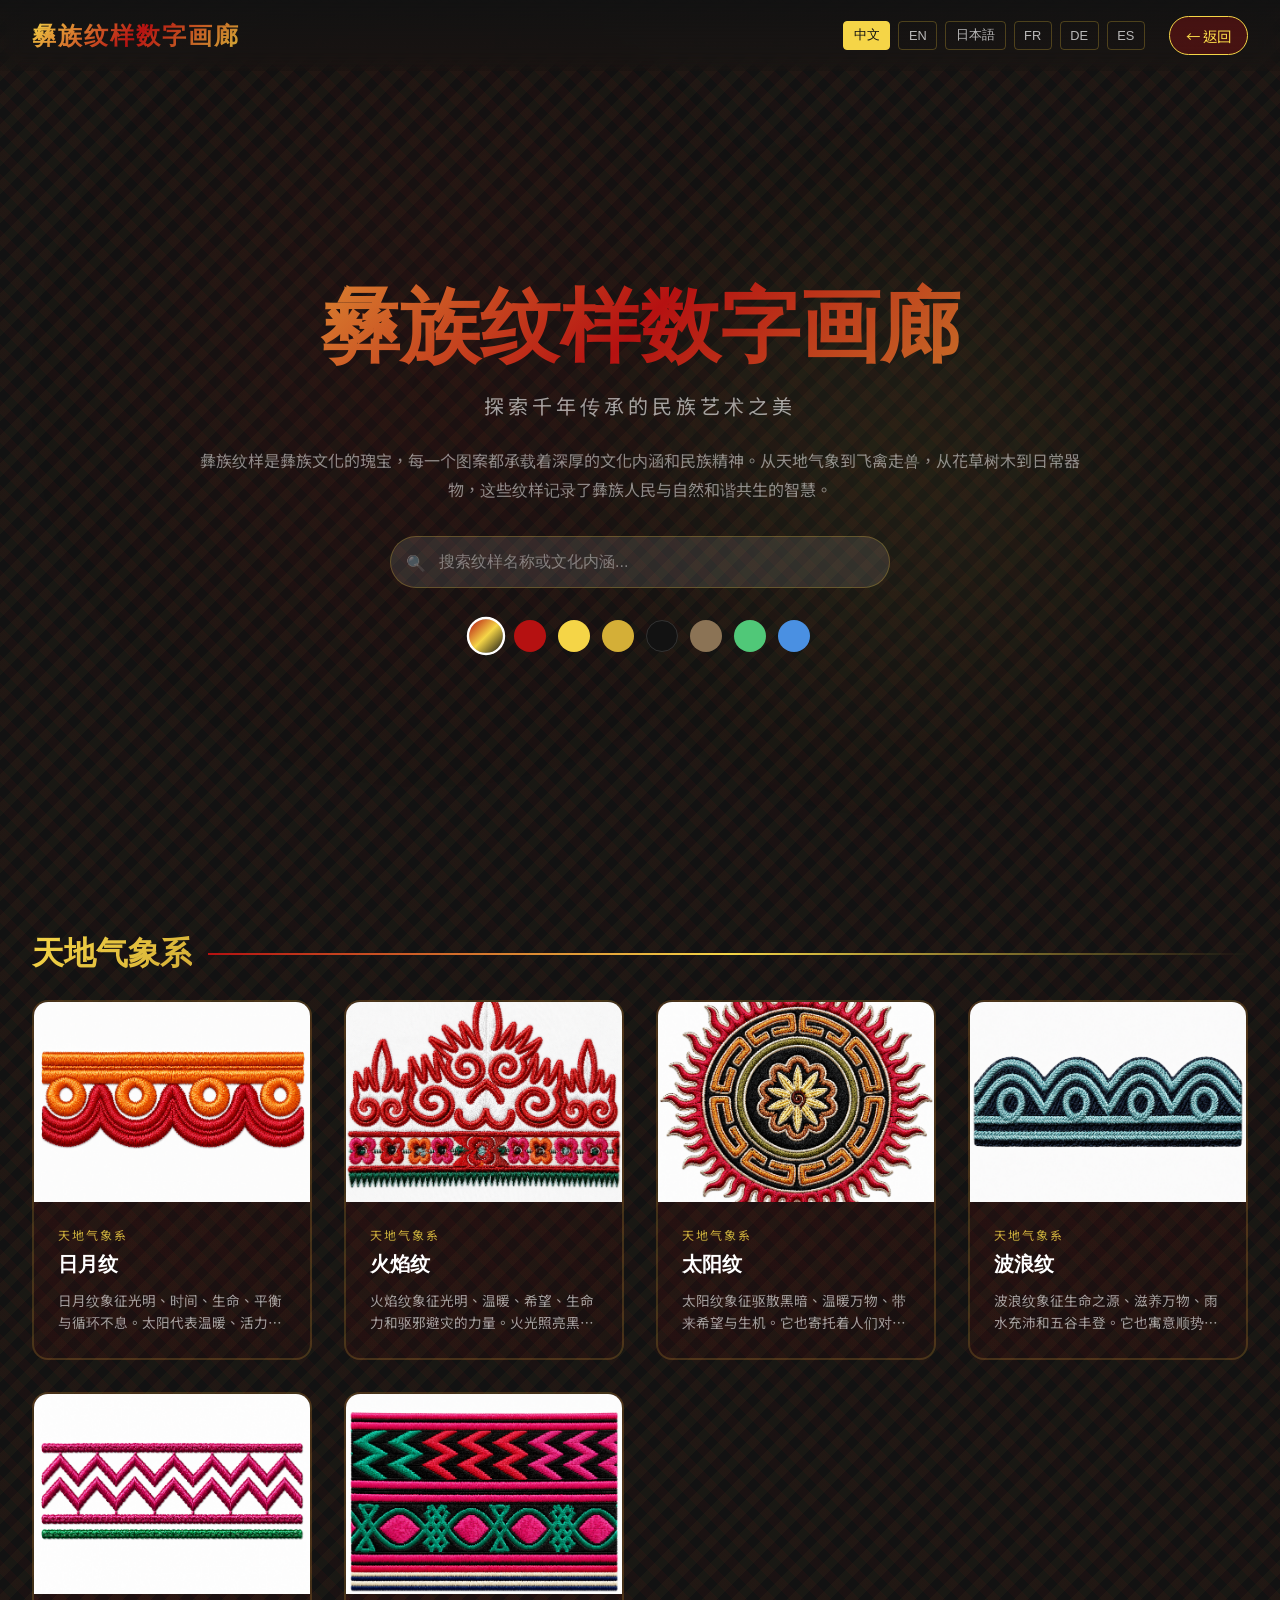
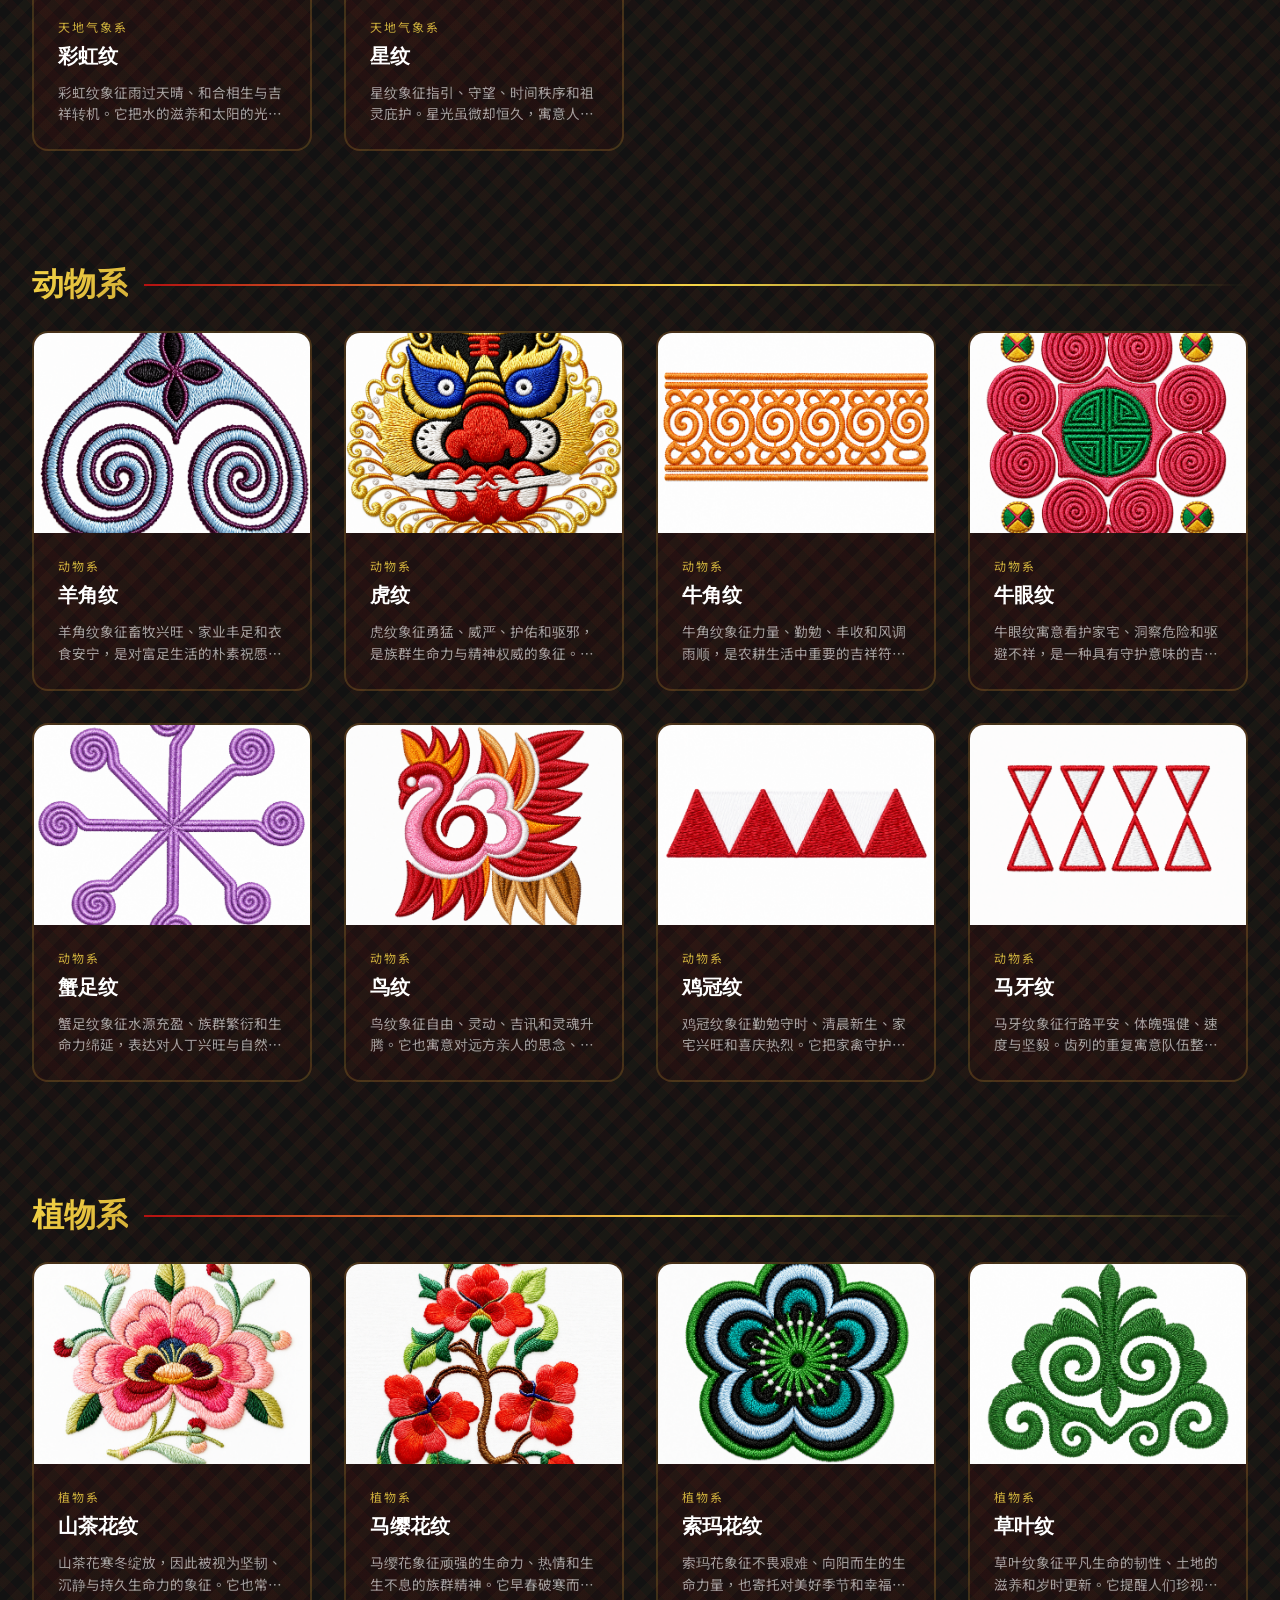
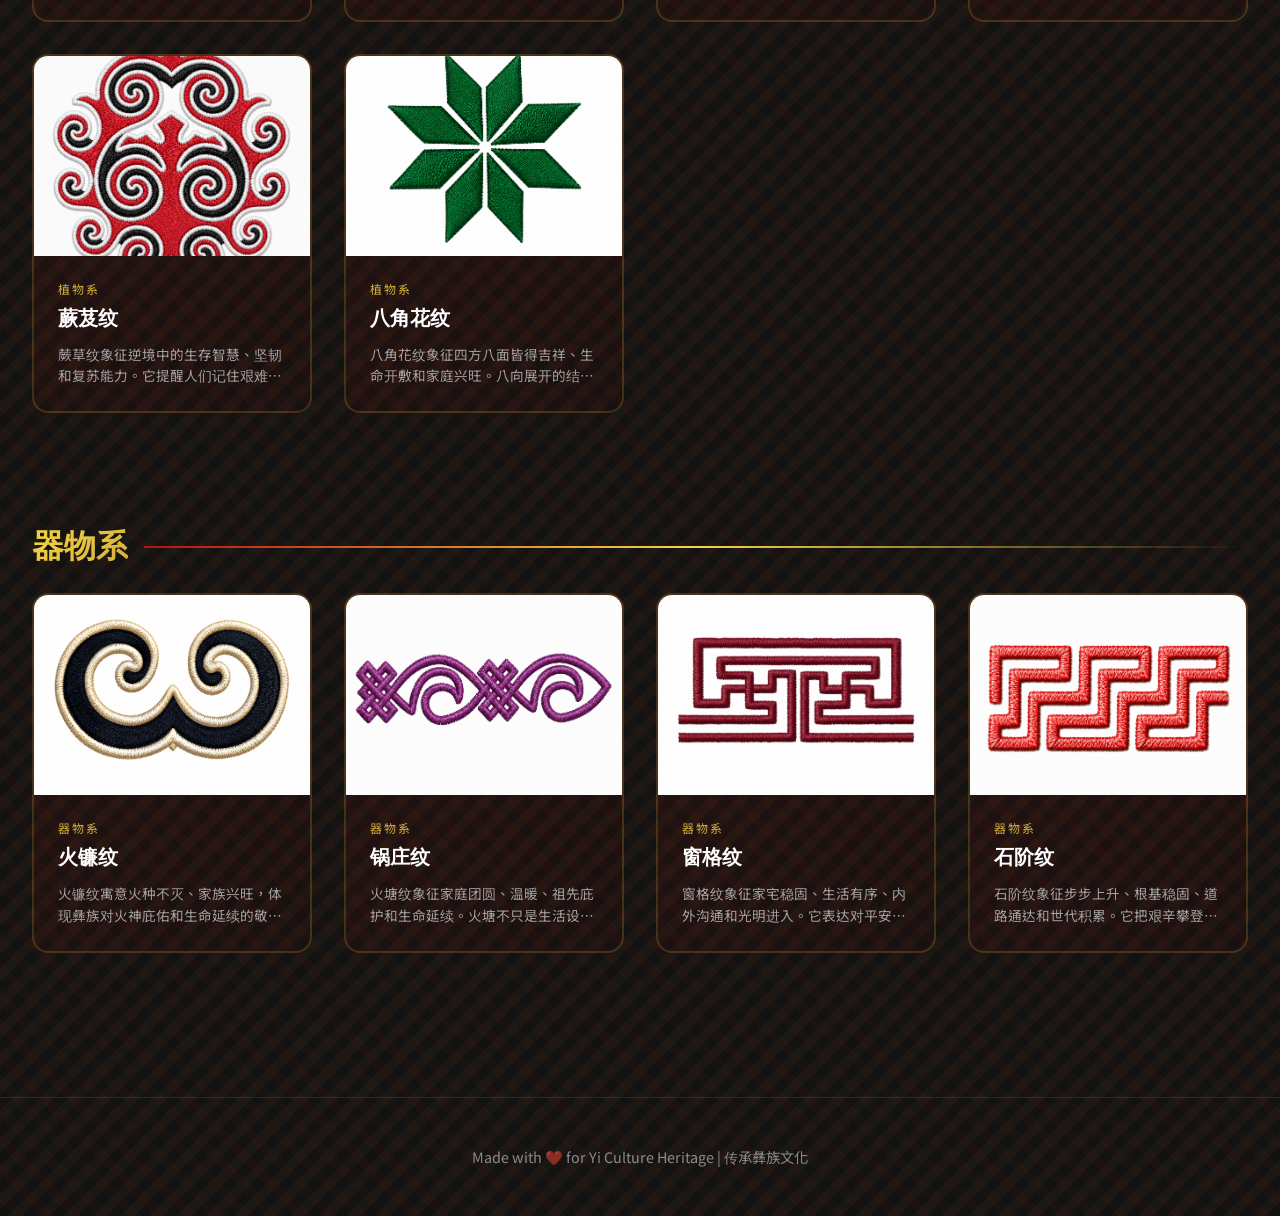
<file: yi-pattern-gallery/index.html>
<!DOCTYPE html>
<html lang="zh-CN">
<head>
    <meta charset="UTF-8">
    <meta name="viewport" content="width=device-width, initial-scale=1.0">
    <title>彝族纹样数字画廊 | Yi Ethnic Pattern Gallery</title>
    <link rel="preconnect" href="https://fonts.googleapis.com">
    <link rel="preconnect" href="https://fonts.gstatic.com" crossorigin>
    <link href="https://fonts.googleapis.com/css2?family=Noto+Sans+TC:wght@300;400;500;700&family=Noto+Serif+TC:wght@400;500;600;700&display=swap" rel="stylesheet">
    <style>
        * {
            margin: 0;
            padding: 0;
            box-sizing: border-box;
        }

        :root {
            --yi-red: #B51111;
            --yi-yellow: #F5D547;
            --yi-black: #121212;
            --yi-gold: #D4AF37;
            --yi-dark-red: #8B0000;
        }

        body {
            font-family: 'Noto Sans TC', 'Microsoft YaHei', sans-serif;
            background-color: var(--yi-black);
            color: white;
            min-height: 100vh;
            overflow-x: hidden;
        }

        .yi-pattern-bg {
            background-image:
                repeating-linear-gradient(45deg, transparent, transparent 10px, rgba(181, 17, 17, 0.05) 10px, rgba(181, 17, 17, 0.05) 20px),
                repeating-linear-gradient(-45deg, transparent, transparent 10px, rgba(245, 213, 71, 0.03) 10px, rgba(245, 213, 71, 0.03) 20px);
            min-height: 100vh;
        }

        /* 背景装饰 */
        .bg-decoration {
            position: fixed;
            inset: 0;
            overflow: hidden;
            pointer-events: none;
            z-index: 0;
        }

        .bg-circle {
            position: absolute;
            border-radius: 50%;
            filter: blur(100px);
            opacity: 0.08;
        }

        .bg-circle-1 {
            width: 600px;
            height: 600px;
            background: radial-gradient(circle, var(--yi-red), transparent);
            top: 10%;
            left: 10%;
            animation: float1 20s ease-in-out infinite;
        }

        .bg-circle-2 {
            width: 500px;
            height: 500px;
            background: radial-gradient(circle, var(--yi-yellow), transparent);
            bottom: 20%;
            right: 10%;
            animation: float2 25s ease-in-out infinite;
        }

        @keyframes float1 {
            0%, 100% { transform: translate(0, 0) scale(1); }
            50% { transform: translate(50px, 30px) scale(1.1); }
        }

        @keyframes float2 {
            0%, 100% { transform: translate(0, 0) scale(1); }
            50% { transform: translate(-30px, -50px) scale(1.15); }
        }

        /* 导航栏 */
        .navbar {
            position: fixed;
            top: 0;
            left: 0;
            right: 0;
            z-index: 1000;
            padding: 1rem 2rem;
            background: linear-gradient(to bottom, rgba(18, 18, 18, 0.95), transparent);
            backdrop-filter: blur(10px);
        }

        .nav-content {
            max-width: 1400px;
            margin: 0 auto;
            display: flex;
            justify-content: space-between;
            align-items: center;
        }

        .logo {
            font-family: 'Noto Serif TC', serif;
            font-size: 1.5rem;
            font-weight: 700;
            background: linear-gradient(135deg, var(--yi-yellow), var(--yi-red), var(--yi-gold));
            -webkit-background-clip: text;
            -webkit-text-fill-color: transparent;
            background-clip: text;
            letter-spacing: 2px;
        }

        .nav-right {
            display: flex;
            align-items: center;
            gap: 1.5rem;
        }

        .lang-switch {
            display: flex;
            gap: 0.5rem;
        }

        .lang-btn {
            background: transparent;
            border: 1px solid rgba(212, 175, 55, 0.3);
            color: rgba(255, 255, 255, 0.7);
            padding: 0.3rem 0.6rem;
            border-radius: 4px;
            cursor: pointer;
            font-size: 0.8rem;
            transition: all 0.3s;
        }

        .lang-btn:hover,
        .lang-btn.active {
            background: var(--yi-yellow);
            color: var(--yi-black);
            border-color: var(--yi-yellow);
        }

        .back-btn {
            background: rgba(181, 17, 17, 0.3);
            border: 1px solid var(--yi-yellow);
            color: var(--yi-yellow);
            padding: 0.5rem 1rem;
            border-radius: 20px;
            text-decoration: none;
            font-size: 0.9rem;
            transition: all 0.3s;
        }

        .back-btn:hover {
            background: var(--yi-yellow);
            color: var(--yi-black);
        }

        /* Hero 区域 */
        .hero {
            min-height: 100vh;
            display: flex;
            flex-direction: column;
            align-items: center;
            justify-content: center;
            padding: 8rem 2rem 4rem;
            text-align: center;
            position: relative;
            z-index: 1;
        }

        .hero-content {
            width: min(100%, 1200px);
        }

        .hero-title {
            font-family: 'Noto Serif TC', serif;
            font-size: clamp(2.4rem, 7vw, 5rem);
            font-weight: 700;
            background: linear-gradient(135deg, var(--yi-yellow) 0%, var(--yi-red) 50%, var(--yi-gold) 100%);
            -webkit-background-clip: text;
            -webkit-text-fill-color: transparent;
            background-clip: text;
            margin-bottom: 1rem;
            line-height: 1.18;
            white-space: normal;
            overflow-wrap: anywhere;
        }

        .hero-subtitle {
            font-size: clamp(1rem, 2vw, 1.25rem);
            color: rgba(255, 255, 255, 0.6);
            letter-spacing: clamp(1px, 0.5vw, 4px);
            line-height: 1.6;
            margin-bottom: 1.5rem;
        }

        .hero-intro {
            color: rgba(255, 255, 255, 0.5);
            line-height: 1.8;
            margin-bottom: 2rem;
            max-width: 900px;
            margin-left: auto;
            margin-right: auto;
            overflow-wrap: anywhere;
        }

        /* 搜索框 */
        .search-box {
            max-width: 500px;
            margin: 0 auto 2rem;
            position: relative;
        }

        .search-input {
            width: 100%;
            padding: 1rem 1.5rem 1rem 3rem;
            background: rgba(255, 255, 255, 0.1);
            border: 1px solid rgba(212, 175, 55, 0.3);
            border-radius: 50px;
            color: white;
            font-size: 1rem;
            outline: none;
            transition: all 0.3s;
        }

        .search-input:focus {
            border-color: var(--yi-yellow);
            background: rgba(255, 255, 255, 0.15);
        }

        .search-input::placeholder {
            color: rgba(255, 255, 255, 0.4);
        }

        .search-icon {
            position: absolute;
            left: 1rem;
            top: 50%;
            transform: translateY(-50%);
            color: rgba(255, 255, 255, 0.4);
        }

        /* 颜色筛选 */
        .color-filter {
            display: flex;
            justify-content: center;
            gap: 0.75rem;
            flex-wrap: wrap;
            margin-bottom: 2rem;
        }

        .color-btn {
            width: 32px;
            height: 32px;
            border-radius: 50%;
            border: 2px solid transparent;
            cursor: pointer;
            transition: all 0.3s;
        }

        .color-btn:hover,
        .color-btn.active {
            transform: scale(1.2);
            border-color: white;
        }

        /* 分类展示 */
        .category-section {
            padding: 2rem;
            max-width: 1400px;
            margin: 0 auto;
        }

        .category-title {
            font-family: 'Noto Serif TC', serif;
            font-size: 2rem;
            margin-bottom: 1.5rem;
            display: flex;
            align-items: center;
            gap: 1rem;
        }

        .category-title span {
            background: linear-gradient(135deg, var(--yi-yellow), var(--yi-gold));
            -webkit-background-clip: text;
            -webkit-text-fill-color: transparent;
            background-clip: text;
        }

        .category-line {
            flex: 1;
            height: 2px;
            background: linear-gradient(90deg, var(--yi-red), var(--yi-yellow), transparent);
        }

        .pattern-grid {
            display: grid;
            grid-template-columns: repeat(auto-fill, minmax(280px, 1fr));
            gap: 2rem;
            margin-bottom: 3rem;
        }

        .pattern-card {
            background: linear-gradient(135deg, rgba(181, 17, 17, 0.1), rgba(139, 0, 0, 0.05));
            border: 2px solid rgba(212, 175, 55, 0.2);
            border-radius: 16px;
            overflow: hidden;
            cursor: pointer;
            transition: all 0.4s;
            position: relative;
        }

        .pattern-card:hover {
            transform: translateY(-8px) scale(1.02);
            border-color: rgba(212, 175, 55, 0.6);
            box-shadow: 0 20px 40px rgba(181, 17, 17, 0.3);
        }

        .card-image {
            width: 100%;
            height: 200px;
            position: relative;
            overflow: hidden;
        }

        .card-image img {
            width: 100%;
            height: 100%;
            object-fit: cover;
            transition: transform 0.4s;
        }

        .pattern-card:hover .card-image img {
            transform: scale(1.1);
        }

        .card-content {
            padding: 1.5rem;
        }

        .card-category {
            font-size: 0.75rem;
            color: var(--yi-yellow);
            letter-spacing: 2px;
            margin-bottom: 0.5rem;
            opacity: 0.8;
        }

        .card-title {
            font-family: 'Noto Serif TC', serif;
            font-size: 1.25rem;
            font-weight: 600;
            margin-bottom: 0.75rem;
            color: white;
        }

        .card-desc {
            font-size: 0.85rem;
            color: rgba(255, 255, 255, 0.6);
            line-height: 1.6;
            display: -webkit-box;
            -webkit-line-clamp: 2;
            -webkit-box-orient: vertical;
            overflow: hidden;
        }

        /* 详情弹窗 */
        .modal {
            display: none;
            position: fixed;
            inset: 0;
            background: rgba(0, 0, 0, 0.9);
            z-index: 2000;
            overflow-y: auto;
        }

        .modal.show {
            display: flex;
            align-items: center;
            justify-content: center;
            padding: 2rem;
        }

        .modal-content {
            background: linear-gradient(135deg, #1a1a1a, #2d1810);
            border: 2px solid var(--yi-gold);
            border-radius: 24px;
            max-width: 800px;
            width: 100%;
            max-height: 90vh;
            overflow-y: auto;
            position: relative;
            animation: modalIn 0.3s ease-out;
        }

        @keyframes modalIn {
            from {
                opacity: 0;
                transform: scale(0.9);
            }
            to {
                opacity: 1;
                transform: scale(1);
            }
        }

        .modal-close {
            position: absolute;
            top: 1rem;
            right: 1rem;
            background: rgba(181, 17, 17, 0.5);
            border: 1px solid var(--yi-yellow);
            color: var(--yi-yellow);
            width: 40px;
            height: 40px;
            border-radius: 50%;
            cursor: pointer;
            font-size: 1.5rem;
            display: flex;
            align-items: center;
            justify-content: center;
            transition: all 0.3s;
            z-index: 10;
        }

        .modal-close:hover {
            background: var(--yi-yellow);
            color: var(--yi-black);
        }

        .modal-body {
            padding: 2rem;
        }

        .modal-image {
            width: 100%;
            height: 300px;
            border-radius: 16px;
            overflow: hidden;
            margin-bottom: 2rem;
        }

        .modal-image img {
            width: 100%;
            height: 100%;
            object-fit: contain;
        }

        .modal-category {
            color: var(--yi-yellow);
            letter-spacing: 2px;
            margin-bottom: 0.5rem;
        }

        .modal-title {
            font-family: 'Noto Serif TC', serif;
            font-size: 2rem;
            margin-bottom: 1.5rem;
            background: linear-gradient(135deg, var(--yi-yellow), var(--yi-gold));
            -webkit-background-clip: text;
            -webkit-text-fill-color: transparent;
            background-clip: text;
        }

        .modal-aliases {
            color: rgba(255, 255, 255, 0.5);
            font-size: 0.9rem;
            margin-bottom: 1.5rem;
        }

        .info-section {
            margin-bottom: 1.5rem;
        }

        .info-title {
            font-weight: 600;
            color: var(--yi-gold);
            margin-bottom: 0.5rem;
        }

        .info-text {
            color: rgba(255, 255, 255, 0.7);
            line-height: 1.8;
        }

        /* 页脚 */
        .footer {
            padding: 3rem 2rem;
            border-top: 1px solid rgba(255, 255, 255, 0.1);
            text-align: center;
            margin-top: 4rem;
            position: relative;
            z-index: 1;
        }

        .footer-text {
            color: rgba(255, 255, 255, 0.5);
            font-size: 0.9rem;
        }

        /* 响应式 */
        @media (max-width: 768px) {
            .navbar {
                padding: 1rem;
            }

            .nav-right {
                gap: 0.5rem;
            }

            .lang-btn {
                padding: 0.2rem 0.4rem;
                font-size: 0.7rem;
            }

            .hero {
                padding: 6rem 1rem 3rem;
            }

            .hero-title {
                font-size: clamp(2rem, 8vw, 3rem);
                white-space: normal;
            }

            .category-section {
                padding: 1rem;
            }

            .pattern-grid {
                grid-template-columns: 1fr;
                gap: 1rem;
            }

            .modal.show {
                padding: 1rem;
            }
        }

        /* 无结果提示 */
        .no-results {
            text-align: center;
            padding: 4rem 2rem;
            color: rgba(255, 255, 255, 0.5);
        }

        .no-results h3 {
            font-size: 1.5rem;
            margin-bottom: 0.5rem;
        }
    </style>
</head>
<body>
    <div class="yi-pattern-bg">
        <!-- 背景装饰 -->
        <div class="bg-decoration">
            <div class="bg-circle bg-circle-1"></div>
            <div class="bg-circle bg-circle-2"></div>
        </div>

        <!-- 导航栏 -->
        <nav class="navbar">
            <div class="nav-content">
                <div class="logo" id="navTitle">彝族纹样数字画廊</div>
                <div class="nav-right">
                    <div class="lang-switch">
                        <button class="lang-btn active" data-lang="zh">中文</button>
                        <button class="lang-btn" data-lang="en">EN</button>
                        <button class="lang-btn" data-lang="jp">日本語</button>
                        <button class="lang-btn" data-lang="fr">FR</button>
                        <button class="lang-btn" data-lang="de">DE</button>
                        <button class="lang-btn" data-lang="es">ES</button>
                    </div>
                    <a href="../index.html" class="back-btn" id="backBtn">← 返回</a>
                </div>
            </div>
        </nav>

        <!-- Hero 区域 -->
        <section class="hero">
            <div class="hero-content">
                <h1 class="hero-title" id="heroTitle">彝族纹样数字画廊</h1>
                <p class="hero-subtitle" id="heroSubtitle">探索千年传承的民族艺术之美</p>
                <p class="hero-intro" id="heroIntro">
                    彝族纹样是彝族文化的瑰宝，每一个图案都承载着深厚的文化内涵和民族精神。从天地气象到飞禽走兽，从花草树木到日常器物，这些纹样记录了彝族人民与自然和谐共生的智慧。
                </p>

                <!-- 搜索框 -->
                <div class="search-box">
                    <span class="search-icon">🔍</span>
                    <input type="text" class="search-input" id="searchInput" placeholder="搜索纹样名称或文化内涵...">
                </div>

                <!-- 颜色筛选 -->
                <div class="color-filter" id="colorFilter">
                    <button class="color-btn active" data-color="" style="background: linear-gradient(135deg, #B51111, #F5D547, #121212);" title="全部"></button>
                    <button class="color-btn" data-color="#B51111" style="background: #B51111;" title="红色"></button>
                    <button class="color-btn" data-color="#F5D547" style="background: #F5D547;" title="黄色"></button>
                    <button class="color-btn" data-color="#D4AF37" style="background: #D4AF37;" title="金色"></button>
                    <button class="color-btn" data-color="#121212" style="background: #121212; border: 1px solid #333;" title="黑色"></button>
                    <button class="color-btn" data-color="#8B7355" style="background: #8B7355;" title="棕色"></button>
                    <button class="color-btn" data-color="#50C878" style="background: #50C878;" title="绿色"></button>
                    <button class="color-btn" data-color="#4A90E2" style="background: #4A90E2;" title="蓝色"></button>
                </div>
            </div>
        </section>

        <!-- 纹样画廊 -->
        <section class="gallery" id="gallery">
            <div id="patternContainer"></div>
        </section>

        <!-- 详情弹窗 -->
        <div class="modal" id="modal">
            <div class="modal-content">
                <button class="modal-close" onclick="closeModal()">×</button>
                <div class="modal-body" id="modalBody"></div>
            </div>
        </div>

        <!-- 页脚 -->
        <footer class="footer">
            <p class="footer-text" id="footerText">
                Made with ❤️ for Yi Culture Heritage | 传承彝族文化
            </p>
        </footer>
    </div>

    <script>
        // 多语言翻译数据
        const translations = {
            zh: {
                nav: { home: '彝族纹样数字画廊', back: '← 返回' },
                home: { title: '彝族纹样数字画廊', subtitle: '探索千年传承的民族艺术之美', intro: '彝族纹样是彝族文化的瑰宝，每一个图案都承载着深厚的文化内涵和民族精神。从天地气象到飞禽走兽，从花草树木到日常器物，这些纹样记录了彝族人民与自然和谐共生的智慧。', searchPlaceholder: '搜索纹样名称或文化内涵...' },
                categories: { celestial: '天地气象系', animal: '动物系', plant: '植物系', artifact: '器物系' },
                detail: { back: '返回', aliases: '别名', origin: '溯源与历史', visuals: '视觉构成', meaning: '文化内涵', usage: '应用与传承' },
                footer: { copyright: '传承彝族文化' },
                noResults: '未找到相关纹样'
            },
            en: {
                nav: { home: 'Yi Pattern Gallery', back: '← Back' },
                home: { title: 'Yi Ethnic Pattern Gallery', subtitle: 'Explore the Beauty of Millennial Cultural Heritage', intro: 'Yi ethnic patterns are treasures of Yi culture. Each design carries profound cultural connotations and national spirit.', searchPlaceholder: 'Search pattern name or cultural meaning...' },
                categories: { celestial: 'Celestial & Natural', animal: 'Animal Patterns', plant: 'Plant Patterns', artifact: 'Artifact Patterns' },
                detail: { back: 'Back', aliases: 'Aliases', origin: 'Origin & History', visuals: 'Visual Composition', meaning: 'Cultural Meaning', usage: 'Usage & Heritage' },
                footer: { copyright: 'Yi Culture Heritage' },
                noResults: 'No patterns found'
            },
            jp: {
                nav: { home: 'イ族文様ギャラリー', back: '← 戻る' },
                home: { title: 'イ族文様デジタルギャラリー', subtitle: '千年の伝統芸術の美を探る', intro: 'イ族の文様はイ族文化の宝物です。各デザインには深い文化的意味と民族精神が込められています。', searchPlaceholder: '文様名または文化的意味を検索...' },
                categories: { celestial: '天地気象系', animal: '動物文様', plant: '植物文様', artifact: '器物文様' },
                detail: { back: '戻る', aliases: '別名', origin: '起源と歴史', visuals: '視覚構成', meaning: '文化的意味', usage: '用途と継承' },
                footer: { copyright: 'イ族文化継承' },
                noResults: '関連する文様は見つかりませんでした'
            },
            fr: {
                nav: { home: 'Galerie des motifs Yi', back: '← Retour' },
                home: { title: 'Galerie numérique des motifs Yi', subtitle: 'Explorer la beauté d’un art transmis depuis des millénaires', intro: 'Les motifs Yi sont des trésors de la culture Yi. Chaque dessin porte une signification culturelle profonde et l’esprit du peuple Yi, depuis les phénomènes célestes jusqu’aux animaux, aux plantes et aux objets du quotidien.', searchPlaceholder: 'Rechercher un motif ou une signification culturelle...' },
                categories: { celestial: 'Ciel et phénomènes naturels', animal: 'Motifs animaux', plant: 'Motifs végétaux', artifact: 'Motifs d’objets' },
                detail: { back: 'Retour', aliases: 'Autres noms', origin: 'Origine et histoire', visuals: 'Composition visuelle', meaning: 'Signification culturelle', usage: 'Usage et transmission' },
                footer: { copyright: 'Transmission de la culture Yi' },
                noResults: 'Aucun motif trouvé'
            },
            de: {
                nav: { home: 'Yi-Mustergalerie', back: '← Zurück' },
                home: { title: 'Digitale Galerie der Yi-Muster', subtitle: 'Die Schönheit jahrtausendealter Volkskunst entdecken', intro: 'Yi-Muster sind Schätze der Yi-Kultur. Jedes Design trägt tiefe kulturelle Bedeutungen und den Geist des Yi-Volkes – von Himmelserscheinungen über Tiere und Pflanzen bis hin zu Alltagsgegenständen.', searchPlaceholder: 'Mustername oder kulturelle Bedeutung suchen...' },
                categories: { celestial: 'Himmel und Naturphänomene', animal: 'Tiermuster', plant: 'Pflanzenmuster', artifact: 'Objektmuster' },
                detail: { back: 'Zurück', aliases: 'Weitere Namen', origin: 'Ursprung und Geschichte', visuals: 'Visuelle Komposition', meaning: 'Kulturelle Bedeutung', usage: 'Verwendung und Weitergabe' },
                footer: { copyright: 'Weitergabe der Yi-Kultur' },
                noResults: 'Keine Muster gefunden'
            },
            es: {
                nav: { home: 'Galería de motivos Yi', back: '← Volver' },
                home: { title: 'Galería digital de motivos Yi', subtitle: 'Explora la belleza del arte transmitido durante milenios', intro: 'Los motivos Yi son tesoros de la cultura Yi. Cada diseño porta profundos significados culturales y el espíritu del pueblo Yi, desde los fenómenos celestes hasta animales, plantas y objetos cotidianos.', searchPlaceholder: 'Buscar nombre del motivo o significado cultural...' },
                categories: { celestial: 'Cielo y fenómenos naturales', animal: 'Motivos animales', plant: 'Motivos vegetales', artifact: 'Motivos de objetos' },
                detail: { back: 'Volver', aliases: 'Otros nombres', origin: 'Origen e historia', visuals: 'Composición visual', meaning: 'Significado cultural', usage: 'Uso y transmisión' },
                footer: { copyright: 'Transmisión de la cultura Yi' },
                noResults: 'No se encontraron motivos'
            }
        };

        // 纹样数据（包含多语言）
        const patternsData = [
            { id: 'sun-moon', name: { zh: '日月纹', en: 'Sun and Moon', jp: '日月紋' }, category: 'celestial', image: './patterns/sun-moon.png', colors: ['#B51111', '#F5D547', '#121212'],
              aliases: { zh: '日月同辉纹', en: 'Sun and Moon Pattern', jp: '日月同輝紋' },
              origin: { zh: '源自彝族原始的日月星辰崇拜，是彝族先民对天地自然的敬畏与解读。', en: 'Originates from Yi people\'s worship of celestial bodies, representing their reverence for nature.', jp: 'イ族の原始的な日月星辰崇拝に由来し、自然への畏敬を表す。' },
              visuals: { zh: '日月交辉的图案形态，通常采用对称构图，日月图腾化表达。', en: 'Symmetrical composition showing sun and moon in totem form.', jp: '日月が交互に輝く図案形態、対称構図を採用。' },
              meaning: { zh: '象征天地相合、阴阳平衡，是万物生长的根源。', en: 'Symbolizes the union of heaven and earth, balance of yin and yang.', jp: '天地の融合、陰陽のバランスを象徴。' },
              usage: { zh: '常用于节庆盛装、重要祭祀服饰。', en: 'Used in festival costumes and ceremonial attire.', jp: '祭りや儀式の衣装に使用される。' } },
            { id: 'flame', name: { zh: '火焰纹', en: 'Flame Pattern', jp: '火焰紋' }, category: 'celestial', image: './patterns/flame.png', colors: ['#B51111', '#F5D547', '#FF6B35'],
              aliases: { zh: '火纹', en: 'Fire Pattern', jp: '火紋' },
              origin: { zh: '彝族自称"火的民族"，火是生命、温暖与文明的象征。', en: 'Yi people call themselves "the fire nation", fire symbolizes life and warmth.', jp: 'イ族は「火の民族」と自称、火は生命と温かさの象徴。' },
              visuals: { zh: '跃动的火焰形态，通常以红、黄、橙色为主。', en: 'Dynamic flame shape in red, yellow and orange.', jp: '躍動的な炎の形態、赤・黄・オレンジ为主。' },
              meaning: { zh: '代表光明与希望，象征生命与繁衍。', en: 'Represents light and hope, symbolizing life and reproduction.', jp: '光明と希望、生命と繁殖を象徴。' },
              usage: { zh: '广泛应用于日常服饰、节庆装束。', en: 'Widely used in daily and festival clothing.', jp: '日常生活と祭りの衣装に広く使用。' } },
            { id: 'sun', name: { zh: '太阳纹', en: 'Sun Pattern', jp: '太陽紋' }, category: 'celestial', image: './patterns/sun.png', colors: ['#F5D547', '#FF6B35', '#B51111'],
              aliases: { zh: '太阳图腾纹', en: 'Sun Totem Pattern', jp: '太陽図騰紋' },
              origin: { zh: '彝族是"崇拜太阳的民族"，太阳是先民对太阳的图腾化表达。', en: 'Yi people worship the sun as a totem of their ancestors.', jp: 'イ族は「太陽を崇拝する民族」、祖先の太陽崇拝の表現。' },
              visuals: { zh: '以圆形为中心，四周放射光芒，常见八角或十二角太阳纹。', en: 'Circular center with radiating rays, often 8 or 12 points.', jp: '円形为中心、四方に光芒を放つ。' },
              meaning: { zh: '象征驱散黑暗、温暖万物，是对美好生活的永恒向往。', en: 'Symbolizes dispelling darkness and warming all things.', jp: '暗黒を払い、すべてのものを温めることを象徴。' },
              usage: { zh: '常绣于衣领、胸前等显著位置。', en: 'Often embroidered on collar and chest.', jp: '襟や胸元など目立つ位置に刺繍。' } },
            { id: 'wave', name: { zh: '波浪纹', en: 'Wave Pattern', jp: '波浪紋' }, category: 'celestial', image: './patterns/wave.png', colors: ['#4A90E2', '#5AB9EA', '#121212'],
              aliases: { zh: '水波纹', en: 'Water Wave Pattern', jp: '水波紋' },
              origin: { zh: '彝族先民多依水而居，水是生命、繁衍与文明的根基。', en: 'Yi ancestors lived near water, which is the foundation of life.', jp: 'イ族の祖先は水のそばに 거주、水は生命の根源。' },
              visuals: { zh: '连续的波浪形曲线，起伏有致，模拟水流动态。', en: 'Continuous wavy curves simulating water flow.', jp: '連続する波形の曲線、水の流れを表現。' },
              meaning: { zh: '水孕育万物，象征水源充沛、五谷丰登。', en: 'Water nourishes all things, symbolizing abundance.', jp: '水は全てを育み、豊穣を象徴。' },
              usage: { zh: '常用于衣袖、裙摆等流动部位。', en: 'Used on sleeves and hemlines.', jp: '袖や裙など動きのある部位に使用。' } },
            { id: 'ram-horn', name: { zh: '羊角纹', en: 'Ram Horn Pattern', jp: '羊角紋' }, category: 'animal', image: './patterns/ram-horn.png', colors: ['#8B7355', '#D4AF37', '#121212'],
              aliases: { zh: '羊图腾纹', en: 'Sheep Totem Pattern', jp: '羊図騰紋' },
              origin: { zh: '羊是彝族畜牧业的重要财富，羊图腾崇拜源远流长。', en: 'Sheep are important livestock for Yi people with long totem history.', jp: '羊はイ族にとって重要な家畜、圖騰崇拝の歴史が長い。' },
              visuals: { zh: '弯曲的羊角形态，通常呈对称的螺旋状或弧形。', en: 'Curved ram horn in symmetrical spiral or arc shape.', jp: '弯曲した羊角の形態、対称の螺旋状。' },
              meaning: { zh: '象征畜牧丰收、衣食无忧。', en: 'Symbolizes abundant livestock and comfortable life.', jp: '畜産豊穣を象徴。' },
              usage: { zh: '常绣于日常服饰。', en: 'Commonly used in daily clothing.', jp: '日常の衣類に刺繍。' } },
            { id: 'tiger', name: { zh: '虎纹', en: 'Tiger Pattern', jp: '虎紋' }, category: 'animal', image: './patterns/tiger.png', colors: ['#FF6B35', '#121212', '#8B7355'],
              aliases: { zh: '彝族虎图腾纹', en: 'Yi Tiger Totem', jp: 'イ族虎図騰紋' },
              origin: { zh: '彝族创世神话中，虎是开天辟地的始祖。', en: 'In Yi mythology, the tiger created the world.', jp: 'イ族の神話では，虎は天地を開いた祖先。' },
              visuals: { zh: '虎的形象或虎纹肌理，线条刚劲有力。', en: 'Tiger image or stripes with powerful lines.', jp: '虎の形象或は虎の筋紋、力強いライン。' },
              meaning: { zh: '虎是族群始祖与守护神，象征力量与威严。', en: 'Tiger is the ancestor and guardian, symbolizing power.', jp: '虎は祖先の守護神、力と威厳を象徴。' },
              usage: { zh: '多用于男性服饰、武士装束。', en: 'Used in men\'s clothing and warrior attire.', jp: '男性の衣類や武者の装束に使用。' } },
            { id: 'ox-horn', name: { zh: '牛角纹', en: 'Ox Horn Pattern', jp: '牛角紋' }, category: 'animal', image: './patterns/ox-horn.png', colors: ['#8B7355', '#B51111', '#121212'],
              aliases: { zh: '牛图腾纹', en: 'Ox Totem Pattern', jp: '牛図騰紋' },
              origin: { zh: '牛是彝族耕地、驮运的主力，牛图腾崇拜深入人心。', en: 'Ox is the main farm animal for Yi people.', jp: '牛はイ族の耕作・輸送の主力。' },
              visuals: { zh: '弯曲有力的牛角形态，通常呈对称的弧形。', en: 'Powerful curved ox horn in symmetrical arc.', jp: '力強い牛角の形態、対称の弧形。' },
              meaning: { zh: '象征风调雨顺、五谷丰登。', en: 'Symbolizes good weather and abundant harvest.', jp: '豊作を象徴。' },
              usage: { zh: '常用于农耕相关的服饰和祭祀用品。', en: 'Used in farming-related clothing and rituals.', jp: '農耕関連の衣類や祭祀品に使用。' } },
            { id: 'ox-eye', name: { zh: '牛眼纹', en: 'Ox Eye Pattern', jp: '牛眼紋' }, category: 'animal', image: './patterns/ox-eye.png', colors: ['#8B7355', '#F5D547', '#121212'],
              aliases: { zh: '牛目纹', en: 'Ox Eye Symbol', jp: '牛目紋' },
              origin: { zh: '牛眼被视为"忠诚之眼"，是牛图腾崇拜的延伸。', en: 'Ox eye represents loyalty in Yi culture.', jp: '牛目は「忠誠の目」として崇拝される。' },
              visuals: { zh: '圆形或椭圆形的眼睛形态，中心有瞳孔。', en: 'Round or oval eye shape with pupil.', jp: '円形または楕円形の目、中心に瞳。' },
              meaning: { zh: '寓意守护与洞察，是"镇宅护家"的吉祥符号。', en: 'Represents guardianship and insight.', jp: '守護と洞察を寓意、吉兆の象徴。' },
              usage: { zh: '常绣于儿童服饰。', en: 'Often used in children\'s clothing.', jp: '子供の衣類に刺繍。' } },
            { id: 'crab-claw', name: { zh: '蟹足纹', en: 'Crab Claw Pattern', jp: '蟹足紋' }, category: 'animal', image: './patterns/crab-claw.png', colors: ['#B51111', '#4A90E2', '#121212'],
              aliases: { zh: '蟹爪纹', en: 'Crab Claw Symbol', jp: '蟹爪紋' },
              origin: { zh: '蟹生于水泽，是水崇拜与自然共生的精神表达。', en: 'Crab represents water worship and harmony with nature.', jp: '蟹は水への崇拝と自然との共生を表現。' },
              visuals: { zh: '多足的蟹形图案，线条对称。', en: 'Multi-legged crab shape with symmetrical lines.', jp: '多足の蟹形圖案、対称のライン。' },
              meaning: { zh: '象征族群人丁兴旺、生生不息。', en: 'Symbolizes prosperous descendants.', jp: '子孫繁栄を象徴。' },
              usage: { zh: '常与波浪纹组合使用。', en: 'Often combined with wave patterns.', jp: '波紋と組合せて使用。' } },
            { id: 'camellia', name: { zh: '山茶花纹', en: 'Camellia Pattern', jp: '山茶花紋' }, category: 'plant', image: './patterns/camellia.png', colors: ['#E8175D', '#50C878', '#121212'],
              aliases: { zh: '茶花纹', en: 'Tea Flower Pattern', jp: '茶花紋' },
              origin: { zh: '山茶是彝区原生名花，寒冬绽放、花期长。', en: 'Camellia is native to Yi region, blooming in winter.', jp: '山茶はイ族地域の特産花、冬季に開花。' },
              visuals: { zh: '饱满的山茶花形态，花瓣层叠。', en: 'Full camellia with layered petals.', jp: '可愛い山茶花の形態、花弁が重なる。' },
              meaning: { zh: '象征坚韧不拔、顽强生存的精神。', en: 'Symbolizes resilience and perseverance.', jp: '坚韧不抜、懸命に生きる精神を象徴。' },
              usage: { zh: '常用于女性服饰。', en: 'Commonly used in women\'s clothing.', jp: '女性の衣類に使用。' } },
            { id: 'azalea-red', name: { zh: '马缨花纹', en: 'Red Azalea Pattern', jp: '馬纓花紋' }, category: 'plant', image: './patterns/maying-flower.png', colors: ['#E8175D', '#B51111', '#50C878'],
              aliases: { zh: '马樱花纹', en: 'Azalea Pattern', jp: '桜花紋' },
              origin: { zh: '马樱花在高山早春开放，耐寒又热烈。', en: 'Azalea blooms in early spring in mountains.', jp: '馬桜は高山に早春に咲く。' },
              visuals: { zh: '鲜红艳丽的花朵形态。', en: 'Bright red flower shape.', jp: '鮮やかな赤い花の形態。' },
              meaning: { zh: '象征顽强的生命力、生生不息。', en: 'Symbolizes resilient vitality.', jp: '的生命力の強さを象徴。' },
              usage: { zh: '是火把节、婚嫁服饰的主纹。', en: 'Main pattern for Torch Festival and wedding.', jp: '火把節・結婚式の主要な紋様。' } },
            { id: 'azalea', name: { zh: '索玛花纹', en: 'Azalea Pattern', jp: 'ソマ花紋' }, category: 'plant', image: './patterns/soma-flower.png', colors: ['#DA70D6', '#E8175D', '#50C878'],
              aliases: { zh: '杜鹃花纹', en: 'Rhododendron Pattern', jp: '杜鹃花紋' },
              origin: { zh: '索玛花即彝族对高山杜鹃的统称。', en: 'Soma is Yi name for mountain rhododendron.', jp: 'ソマ花は高山杜鹃のイ族名。' },
              visuals: { zh: '团簇的花朵形态，色彩丰富。', en: 'Clustered flowers in various colors.', jp: '集団の花朵、色彩豊か。' },
              meaning: { zh: '象征"不畏艰难、向阳而生"的生命力量。', en: 'Symbolizes life force facing challenges.', jp: '困難に恐れず、陽に 向かう生命力を象徴。' },
              usage: { zh: '常用于节庆服饰。', en: 'Used in festival clothing.', jp: '祭りの衣類に使用。' } },
            { id: 'fruit-tree', name: { zh: '果树纹', en: 'Fruit Tree Pattern', jp: '果樹紋' }, category: 'plant', image: './patterns/grass-leaf.png', colors: ['#50C878', '#8B7355', '#E8175D'],
              aliases: { zh: '果木纹', en: 'Fruit Tree Symbol', jp: '果木紋' },
              origin: { zh: '彝族自古靠山吃山，果树是山林收获的象征。', en: 'Fruit trees represent mountain harvest for Yi.', jp: '果樹は山林の収穫を象徴。' },
              visuals: { zh: '树木形态，枝繁叶茂，果实累累。', en: 'Tree with abundant leaves and fruits.', jp: '木、花・葉が茂り、果实が実る。' },
              meaning: { zh: '象征粮食满仓、物产丰饶。', en: 'Symbolizes abundant harvest.', jp: '豊穣を象徴。' },
              usage: { zh: '常绣在儿童服饰与家居绣品上。', en: 'Used in children\'s clothing and home textiles.', jp: '子供の衣類や家居の刺繍に使用。' } },
            { id: 'fern', name: { zh: '蕨芨纹', en: 'Fern Pattern', jp: 'シダ紋' }, category: 'plant', image: './patterns/fern.png', colors: ['#50C878', '#8B7355', '#121212'],
              aliases: { zh: '蕨菜纹', en: 'Fern Leaf Pattern', jp: '蕨菜紋' },
              origin: { zh: '蕨根含淀粉，先民靠蕨粉充饥度荒。', en: 'Fern roots provided starch for ancestors.', jp: '蕨の根にはデンプンが含まれ、重要な食料。' },
              visuals: { zh: '蕨类植物的卷曲芽状形态。', en: 'Curly fern sprout shape.', jp: '蕨類植物の巻き芽の形態。' },
              meaning: { zh: '象征坚韧不拔、逆境求生的民族精神。', en: 'Symbolizes resilience in adversity.', jp: '逆境に生きる坚韧さを象徴。' },
              usage: { zh: '常用于日常服饰。', en: 'Used in daily clothing.', jp: '日常の衣類に使用。' } },
            { id: 'fire-steel', name: { zh: '火镰纹', en: 'Fire Steel Pattern', jp: '火打ち石紋' }, category: 'artifact', image: './patterns/fire-steel.png', colors: ['#8B7355', '#B51111', '#D4AF37'],
              aliases: { zh: '火镰取火纹', en: 'Fire Striker Pattern', jp: '火起こし紋' },
              origin: { zh: '火镰是火种之源、文明之始。', en: 'Fire steel is the source of fire and civilization.', jp: '火打ち石は火の源、文明の始まり。' },
              visuals: { zh: '火镰工具的形态，通常呈弧形或钩状。', en: 'Curved or hook-shaped fire steel tool.', jp: '弧形や钩状の形態。' },
              meaning: { zh: '象征火神庇佑、火种永续。', en: 'Symbolizes fire god\'s blessing and eternal flame.', jp: '火神の加護、火種永続を象徴。' },
              usage: { zh: '常用于火把节服饰。', en: 'Used in Torch Festival clothing.', jp: '火把節の衣類に使用。' } },
            { id: 'hearth', name: { zh: '锅庄纹', en: 'Hearth Pattern', jp: '炉紋' }, category: 'artifact', image: './patterns/guozhuang.png', colors: ['#B51111', '#8B7355', '#121212'],
              aliases: { zh: '火塘纹', en: 'Fire Pit Pattern', jp: '火塘紋' },
              origin: { zh: '源于彝族火塘三锅庄石，是家的中心。', en: 'Originates from the three hearth stones, center of home.', jp: 'イ族の三つの炉石に由来、家の中核。' },
              visuals: { zh: '环形或放射状的三角石形态。', en: 'Ring or radial triangular stone pattern.', jp: '放射状の三角石の形態。' },
              meaning: { zh: '代表温暖、团圆、生命延续。', en: 'Represents warmth, reunion, life continuation.', jp: '温かさ、団結、生命の継続を象徴。' },
              usage: { zh: '常用于家居织品和重要礼仪服饰。', en: 'Used in home textiles and ceremonial clothing.', jp: '家居の織物や儀礼の衣類に使用。' } },
            { id: 'window', name: { zh: '窗格纹', en: 'Window Lattice Pattern', jp: '窓格子紋' }, category: 'artifact', image: './patterns/window.png', colors: ['#8B7355', '#121212', '#D4AF37'],
              aliases: { zh: '木格纹', en: 'Wood Lattice Pattern', jp: '木格紋' },
              origin: { zh: '窗格是彝族传统民居的核心构件。', en: 'Window lattice is key part of traditional Yi houses.', jp: '窓格子はイ族伝統住居の核心部件。' },
              visuals: { zh: '规整的网格结构，以直线、直角、对称为核心。', en: 'Regular grid with straight lines and right angles.', jp: '整然としたグリッド構造。' },
              meaning: { zh: '象征家宅稳固、安居乐业。', en: 'Symbolizes stable home and peaceful life.', jp: '家の安定、穏やかな生活を象徴。' },
              usage: { zh: '常用于日常服饰边缘装饰。', en: 'Used as edge decoration in daily clothing.', jp: '日常の衣類の縁飾りとして使用。' } }
        ];

        const patternTranslations = {
            'sun-moon': {
                fr: { name: 'Soleil et lune', aliases: 'Motif du soleil et de la lune rayonnants', origin: 'Issu du culte ancestral Yi du soleil, de la lune et des étoiles, il exprime le respect des anciens pour le ciel, la terre et la nature.', visuals: 'Forme où soleil et lune se répondent, généralement en composition symétrique et en expression totémique.', meaning: 'Symbolise l’union du ciel et de la terre ainsi que l’équilibre du yin et du yang, source de croissance de toute chose.', usage: 'Souvent utilisé sur les habits de fête et les vêtements rituels importants.' },
                de: { name: 'Sonne und Mond', aliases: 'Motiv von gemeinsam leuchtender Sonne und Mond', origin: 'Entstammt der frühen Yi-Verehrung von Sonne, Mond und Sternen und zeigt die Ehrfurcht der Vorfahren vor Himmel, Erde und Natur.', visuals: 'Sonne und Mond erscheinen in symmetrischer, totemartiger Gestaltung.', meaning: 'Symbolisiert die Verbindung von Himmel und Erde sowie das Gleichgewicht von Yin und Yang als Ursprung allen Wachstums.', usage: 'Häufig auf Festkleidung und wichtiger Ritualkleidung verwendet.' },
                es: { name: 'Sol y luna', aliases: 'Motivo del sol y la luna resplandecientes', origin: 'Procede del culto ancestral Yi al sol, la luna y las estrellas, y expresa reverencia por el cielo, la tierra y la naturaleza.', visuals: 'Forma en la que sol y luna brillan juntos, normalmente con composición simétrica y expresión totémica.', meaning: 'Simboliza la unión del cielo y la tierra y el equilibrio del yin y el yang, origen del crecimiento de todas las cosas.', usage: 'Se usa a menudo en trajes festivos y atuendos rituales importantes.' }
            },
            flame: {
                fr: { name: 'Motif de flamme', aliases: 'Motif du feu', origin: 'Les Yi se nomment eux-mêmes « le peuple du feu » ; le feu symbolise la vie, la chaleur et la civilisation.', visuals: 'Forme de flamme bondissante, principalement en rouge, jaune et orange.', meaning: 'Représente la lumière et l’espoir, et symbolise la vie et la fécondité.', usage: 'Largement employé dans les vêtements quotidiens et les habits de fête.' },
                de: { name: 'Flammenmuster', aliases: 'Feuermuster', origin: 'Die Yi bezeichnen sich als „Volk des Feuers“; Feuer steht für Leben, Wärme und Zivilisation.', visuals: 'Dynamische Flammenformen, meist in Rot, Gelb und Orange.', meaning: 'Steht für Licht und Hoffnung und symbolisiert Leben und Fortpflanzung.', usage: 'Weit verbreitet in Alltags- und Festkleidung.' },
                es: { name: 'Motivo de llama', aliases: 'Motivo de fuego', origin: 'Los Yi se llaman a sí mismos “el pueblo del fuego”; el fuego simboliza vida, calidez y civilización.', visuals: 'Forma de llamas dinámicas, generalmente en rojo, amarillo y naranja.', meaning: 'Representa la luz y la esperanza, y simboliza vida y reproducción.', usage: 'Se aplica ampliamente en ropa cotidiana y festiva.' }
            },
            sun: {
                fr: { name: 'Motif du soleil', aliases: 'Motif totem du soleil', origin: 'Les Yi sont un peuple qui vénère le soleil ; ce motif est l’expression totémique de cette adoration ancestrale.', visuals: 'Centre circulaire entouré de rayons, souvent sous forme de soleil à huit ou douze pointes.', meaning: 'Symbolise la dissipation des ténèbres et la chaleur donnée à toutes choses, ainsi que l’aspiration éternelle à une vie meilleure.', usage: 'Souvent brodé sur le col, la poitrine et d’autres emplacements visibles.' },
                de: { name: 'Sonnenmuster', aliases: 'Sonnentotem-Muster', origin: 'Die Yi verehren die Sonne; das Muster ist eine totemartige Darstellung dieser Ahnenverehrung.', visuals: 'Kreisförmiges Zentrum mit ausstrahlenden Strahlen, oft als acht- oder zwölfzackige Sonne.', meaning: 'Symbolisiert das Vertreiben der Dunkelheit, Wärme für alles Leben und die Sehnsucht nach einem guten Leben.', usage: 'Häufig an Kragen, Brust und anderen gut sichtbaren Stellen gestickt.' },
                es: { name: 'Motivo del sol', aliases: 'Motivo totémico del sol', origin: 'Los Yi son un pueblo que venera el sol; el motivo expresa de forma totémica esa adoración ancestral.', visuals: 'Centro circular con rayos alrededor, a menudo como sol de ocho o doce puntas.', meaning: 'Simboliza disipar la oscuridad, calentar todas las cosas y aspirar eternamente a una vida mejor.', usage: 'Suele bordarse en cuellos, pecho y otros lugares visibles.' }
            },
            wave: {
                fr: { name: 'Motif de vague', aliases: 'Motif d’onde d’eau', origin: 'Les ancêtres Yi vivaient souvent près de l’eau, fondement de la vie, de la reproduction et de la civilisation.', visuals: 'Courbes ondulées continues, rythmées, qui imitent le mouvement de l’eau.', meaning: 'L’eau nourrit toute chose et symbolise l’abondance des sources et des récoltes.', usage: 'Souvent utilisé sur les manches, les ourlets et les parties en mouvement.' },
                de: { name: 'Wellenmuster', aliases: 'Wasserwellenmuster', origin: 'Die Yi-Vorfahren lebten oft am Wasser, das Grundlage von Leben, Fortpflanzung und Zivilisation ist.', visuals: 'Fortlaufende wellenförmige Linien, die den Wasserfluss nachbilden.', meaning: 'Wasser nährt alles und steht für reiche Quellen und gute Ernten.', usage: 'Oft an Ärmeln, Säumen und beweglichen Kleidungsbereichen verwendet.' },
                es: { name: 'Motivo de olas', aliases: 'Motivo de ondas de agua', origin: 'Los antepasados Yi vivían a menudo junto al agua, base de la vida, la reproducción y la civilización.', visuals: 'Curvas onduladas continuas que simulan el movimiento del agua.', meaning: 'El agua nutre todas las cosas y simboliza abundancia de fuentes y cosechas.', usage: 'Se usa en mangas, dobladillos y partes con movimiento.' }
            },
            'ram-horn': {
                fr: { name: 'Motif de corne de bélier', aliases: 'Motif totem du mouton', origin: 'Le mouton est une richesse importante de l’élevage Yi, et son culte totémique a une longue histoire.', visuals: 'Cornes recourbées, généralement en spirale ou en arc symétrique.', meaning: 'Symbolise la prospérité du bétail et une vie sans souci matériel.', usage: 'Souvent brodé sur les vêtements quotidiens.' },
                de: { name: 'Widderhornmuster', aliases: 'Schaf-Totemmuster', origin: 'Schafe sind wichtiger Viehbestand der Yi; ihre Totemverehrung hat eine lange Geschichte.', visuals: 'Gebogene Hörner, meist symmetrisch als Spirale oder Bogen.', meaning: 'Symbolisiert reiche Viehzucht und ein sorgloses Leben.', usage: 'Häufig auf Alltagskleidung gestickt.' },
                es: { name: 'Motivo de cuerno de carnero', aliases: 'Motivo totémico de oveja', origin: 'La oveja es una riqueza importante para la ganadería Yi, con una larga tradición totémica.', visuals: 'Forma de cuernos curvos, normalmente en espiral o arco simétrico.', meaning: 'Simboliza abundancia ganadera y una vida sin preocupaciones materiales.', usage: 'Suele bordarse en ropa cotidiana.' }
            },
            tiger: {
                fr: { name: 'Motif du tigre', aliases: 'Totem du tigre Yi', origin: 'Dans les mythes de création Yi, le tigre est l’ancêtre qui ouvrit le ciel et la terre.', visuals: 'Image du tigre ou texture de rayures, avec des lignes puissantes.', meaning: 'Le tigre est l’ancêtre et le gardien du groupe, symbole de force et de majesté.', usage: 'Surtout utilisé dans les vêtements masculins et les tenues de guerrier.' },
                de: { name: 'Tigermuster', aliases: 'Yi-Tigertotem', origin: 'In der Yi-Schöpfungsmythologie gilt der Tiger als Urahn, der Himmel und Erde öffnete.', visuals: 'Tigerbild oder Streifenstruktur mit kräftigen Linien.', meaning: 'Der Tiger ist Ahne und Schutzgeist der Gemeinschaft und steht für Kraft und Würde.', usage: 'Vor allem in Männerkleidung und Kriegertracht verwendet.' },
                es: { name: 'Motivo de tigre', aliases: 'Tótem del tigre Yi', origin: 'En la mitología de creación Yi, el tigre es el ancestro que abrió el cielo y la tierra.', visuals: 'Imagen del tigre o textura de rayas con líneas vigorosas.', meaning: 'El tigre es ancestro y guardián del grupo, símbolo de fuerza y autoridad.', usage: 'Se usa sobre todo en ropa masculina y atuendos de guerrero.' }
            },
            'ox-horn': {
                fr: { name: 'Motif de corne de bœuf', aliases: 'Motif totem du bœuf', origin: 'Le bœuf est la force principale du labour et du transport chez les Yi, avec un culte totémique profondément enraciné.', visuals: 'Cornes puissantes et recourbées, généralement en arc symétrique.', meaning: 'Symbolise un climat favorable et des récoltes abondantes.', usage: 'Utilisé dans les vêtements et objets rituels liés à l’agriculture.' },
                de: { name: 'Ochsenhornmuster', aliases: 'Ochsentotem-Muster', origin: 'Der Ochse ist für Pflügen und Transport der Yi zentral; seine Totemverehrung ist tief verwurzelt.', visuals: 'Kräftig gebogene Ochsenhörner, meist symmetrisch als Bogen.', meaning: 'Symbolisiert günstiges Wetter und reiche Ernten.', usage: 'Verwendet in landwirtschaftsbezogener Kleidung und Ritualgegenständen.' },
                es: { name: 'Motivo de cuerno de buey', aliases: 'Motivo totémico de buey', origin: 'El buey es fuerza principal para arar y transportar entre los Yi, con una veneración totémica profunda.', visuals: 'Cuernos de buey curvos y fuertes, normalmente en arco simétrico.', meaning: 'Simboliza clima favorable y cosechas abundantes.', usage: 'Se usa en ropa y objetos rituales relacionados con la agricultura.' }
            },
            'ox-eye': {
                fr: { name: 'Motif d’œil de bœuf', aliases: 'Symbole de l’œil de bœuf', origin: 'L’œil du bœuf est considéré comme « l’œil de la loyauté », prolongement du culte du bœuf.', visuals: 'Forme d’œil rond ou ovale avec une pupille centrale.', meaning: 'Évoque protection et clairvoyance, symbole faste pour garder la maison.', usage: 'Souvent brodé sur les vêtements d’enfants.' },
                de: { name: 'Ochsenaugenmuster', aliases: 'Ochsenaugen-Symbol', origin: 'Das Ochsenauge gilt als „Auge der Treue“ und erweitert die Ochsentotem-Verehrung.', visuals: 'Runde oder ovale Augenform mit Pupille in der Mitte.', meaning: 'Steht für Schutz und Einsicht und gilt als Glückssymbol für Haus und Familie.', usage: 'Häufig auf Kinderkleidung gestickt.' },
                es: { name: 'Motivo de ojo de buey', aliases: 'Símbolo del ojo de buey', origin: 'El ojo del buey se considera “ojo de lealtad”, extensión del culto totémico al buey.', visuals: 'Forma de ojo redondo u ovalado con pupila central.', meaning: 'Sugiere protección y perspicacia, símbolo auspicioso para proteger el hogar.', usage: 'Suele bordarse en ropa infantil.' }
            },
            'crab-claw': {
                fr: { name: 'Motif de pince de crabe', aliases: 'Symbole de pince de crabe', origin: 'Le crabe vit dans les eaux et marais, exprimant le culte de l’eau et la coexistence avec la nature.', visuals: 'Forme de crabe à multiples pattes avec des lignes symétriques.', meaning: 'Symbolise la prospérité de la lignée et la continuité de la vie.', usage: 'Souvent combiné avec le motif de vague.' },
                de: { name: 'Krabbenscherenmuster', aliases: 'Krabbenscheren-Symbol', origin: 'Die Krabbe lebt in Gewässern und Sümpfen und steht für Wasserverehrung und Harmonie mit der Natur.', visuals: 'Mehrbeiniges Krabbenmotiv mit symmetrischen Linien.', meaning: 'Symbolisiert zahlreiche Nachkommen und unaufhörliches Leben.', usage: 'Oft zusammen mit Wellenmustern verwendet.' },
                es: { name: 'Motivo de pinza de cangrejo', aliases: 'Símbolo de pinza de cangrejo', origin: 'El cangrejo vive en aguas y pantanos, expresión del culto al agua y la convivencia con la naturaleza.', visuals: 'Figura de cangrejo con muchas patas y líneas simétricas.', meaning: 'Simboliza prosperidad de la descendencia y continuidad vital.', usage: 'A menudo se combina con motivos de olas.' }
            },
            camellia: {
                fr: { name: 'Motif de camélia', aliases: 'Motif de fleur de thé', origin: 'Le camélia est une fleur native des régions Yi, qui fleurit longtemps en hiver.', visuals: 'Camélia plein aux pétales superposés.', meaning: 'Symbolise la ténacité, la persévérance et la force de survivre.', usage: 'Souvent utilisé sur les vêtements féminins.' },
                de: { name: 'Kamelienmuster', aliases: 'Teeblütenmuster', origin: 'Die Kamelie ist eine heimische Blume der Yi-Region, die im Winter lange blüht.', visuals: 'Volle Kamelienform mit geschichteten Blütenblättern.', meaning: 'Symbolisiert Zähigkeit, Ausdauer und Überlebenskraft.', usage: 'Häufig in Frauenkleidung verwendet.' },
                es: { name: 'Motivo de camelia', aliases: 'Motivo de flor de té', origin: 'La camelia es una flor nativa de las zonas Yi, florece en invierno y durante largo tiempo.', visuals: 'Forma de camelia plena con pétalos superpuestos.', meaning: 'Simboliza tenacidad, perseverancia y capacidad de supervivencia.', usage: 'Se usa habitualmente en ropa femenina.' }
            },
            'azalea-red': {
                fr: { name: 'Motif d’azalée rouge', aliases: 'Motif d’azalée', origin: 'L’azalée rouge fleurit au début du printemps en haute montagne, résistante au froid et éclatante.', visuals: 'Forme de fleur rouge vive et brillante.', meaning: 'Symbolise une vitalité tenace et ininterrompue.', usage: 'Motif principal de la fête des torches et des vêtements de mariage.' },
                de: { name: 'Rotes Azaleenmuster', aliases: 'Azaleenmuster', origin: 'Die rote Azalee blüht im frühen Frühling in den Bergen, kälteresistent und leidenschaftlich.', visuals: 'Leuchtend rote Blütenform.', meaning: 'Symbolisiert widerstandsfähige und unaufhörliche Lebenskraft.', usage: 'Hauptmotiv für Fackelfest- und Hochzeitskleidung.' },
                es: { name: 'Motivo de azalea roja', aliases: 'Motivo de azalea', origin: 'La azalea roja florece a comienzos de primavera en la alta montaña, resistente al frío y muy viva.', visuals: 'Forma de flor roja, intensa y brillante.', meaning: 'Simboliza vitalidad resistente e inagotable.', usage: 'Motivo principal en la Fiesta de las Antorchas y la ropa de boda.' }
            },
            azalea: {
                fr: { name: 'Motif de fleur Soma', aliases: 'Motif de rhododendron', origin: 'Soma est le nom Yi des rhododendrons de haute montagne.', visuals: 'Fleurs groupées aux couleurs riches.', meaning: 'Symbolise la force vitale qui ne craint pas les difficultés et pousse vers le soleil.', usage: 'Souvent utilisé sur les vêtements de fête.' },
                de: { name: 'Soma-Blütenmuster', aliases: 'Rhododendronmuster', origin: 'Soma ist der Yi-Name für Berg-Rhododendren.', visuals: 'Gebündelte Blütenformen in vielfältigen Farben.', meaning: 'Symbolisiert Lebenskraft, die Schwierigkeiten nicht fürchtet und der Sonne entgegenwächst.', usage: 'Häufig in Festkleidung verwendet.' },
                es: { name: 'Motivo de flor Soma', aliases: 'Motivo de rododendro', origin: 'Soma es el nombre Yi para los rododendros de alta montaña.', visuals: 'Flores agrupadas con colores variados.', meaning: 'Simboliza la fuerza vital que no teme las dificultades y crece hacia el sol.', usage: 'Se usa con frecuencia en ropa festiva.' }
            },
            'fruit-tree': {
                fr: { name: 'Motif d’arbre fruitier', aliases: 'Symbole d’arbre fruitier', origin: 'Depuis l’Antiquité, les Yi vivent des montagnes ; l’arbre fruitier symbolise la récolte forestière.', visuals: 'Arbre aux branches et feuilles luxuriantes, chargé de fruits.', meaning: 'Symbolise les greniers pleins et l’abondance des ressources.', usage: 'Souvent brodé sur les vêtements d’enfants et les textiles domestiques.' },
                de: { name: 'Obstbaummuster', aliases: 'Obstbaum-Symbol', origin: 'Die Yi leben seit jeher von den Bergen; Obstbäume stehen für Erträge aus Wald und Gebirge.', visuals: 'Baumform mit üppigen Zweigen, Blättern und Früchten.', meaning: 'Symbolisiert volle Speicher und reichen Wohlstand.', usage: 'Häufig auf Kinderkleidung und Heimtextilien gestickt.' },
                es: { name: 'Motivo de árbol frutal', aliases: 'Símbolo de árbol frutal', origin: 'Desde antiguo, los Yi viven de la montaña; el árbol frutal simboliza la cosecha del bosque.', visuals: 'Árbol frondoso con ramas, hojas y abundantes frutos.', meaning: 'Simboliza graneros llenos y abundancia de recursos.', usage: 'Suele bordarse en ropa infantil y textiles del hogar.' }
            },
            fern: {
                fr: { name: 'Motif de fougère', aliases: 'Motif de feuille de fougère', origin: 'Les racines de fougère riches en amidon aidaient les ancêtres à survivre aux famines.', visuals: 'Forme de pousse enroulée de fougère.', meaning: 'Symbolise la ténacité et l’esprit de survie face à l’adversité.', usage: 'Souvent utilisé dans les vêtements quotidiens.' },
                de: { name: 'Farnmuster', aliases: 'Farnblattmuster', origin: 'Farnwurzeln lieferten Stärke und halfen den Vorfahren, Hungerzeiten zu überstehen.', visuals: 'Eingerollte Sprossform einer Farnpflanze.', meaning: 'Symbolisiert Zähigkeit und Überlebenswillen in schwierigen Zeiten.', usage: 'Häufig in Alltagskleidung verwendet.' },
                es: { name: 'Motivo de helecho', aliases: 'Motivo de hoja de helecho', origin: 'Las raíces de helecho, ricas en almidón, ayudaron a los antepasados a superar hambrunas.', visuals: 'Forma de brote enrollado de helecho.', meaning: 'Simboliza tenacidad y espíritu de supervivencia ante la adversidad.', usage: 'Se usa a menudo en ropa cotidiana.' }
            },
            'fire-steel': {
                fr: { name: 'Motif de briquet à silex', aliases: 'Motif d’allumage du feu', origin: 'Le briquet à silex est la source du feu et le début de la civilisation.', visuals: 'Forme de l’outil à feu, généralement en arc ou en crochet.', meaning: 'Symbolise la protection du dieu du feu et la continuité de la flamme.', usage: 'Souvent utilisé dans les vêtements de la fête des torches.' },
                de: { name: 'Feuerstahlmuster', aliases: 'Feuerschläger-Muster', origin: 'Der Feuerstahl ist Quelle des Feuers und Anfang der Zivilisation.', visuals: 'Form eines Feuerwerkzeugs, meist bogen- oder hakenförmig.', meaning: 'Symbolisiert den Segen des Feuergottes und die ewige Flamme.', usage: 'Häufig in Kleidung zum Fackelfest verwendet.' },
                es: { name: 'Motivo de eslabón de fuego', aliases: 'Motivo para encender fuego', origin: 'El eslabón de fuego es fuente de la llama y comienzo de la civilización.', visuals: 'Forma de herramienta para hacer fuego, normalmente curva o en gancho.', meaning: 'Simboliza la bendición del dios del fuego y la continuidad de la llama.', usage: 'Se usa a menudo en la ropa de la Fiesta de las Antorchas.' }
            },
            hearth: {
                fr: { name: 'Motif du foyer', aliases: 'Motif du foyer à feu', origin: 'Issu des trois pierres du foyer Yi, centre de la maison.', visuals: 'Forme de pierres triangulaires en anneau ou rayonnantes.', meaning: 'Représente la chaleur, la réunion familiale et la continuité de la vie.', usage: 'Utilisé dans les textiles domestiques et les vêtements cérémoniels importants.' },
                de: { name: 'Herdmuster', aliases: 'Feuerstellenmuster', origin: 'Entstammt den drei Herdsteinen der Yi, dem Zentrum des Hauses.', visuals: 'Ringförmige oder radiale Dreiecksstein-Form.', meaning: 'Steht für Wärme, Zusammenhalt und Fortdauer des Lebens.', usage: 'Verwendet in Heimtextilien und wichtiger Zeremonialkleidung.' },
                es: { name: 'Motivo del hogar', aliases: 'Motivo del fogón', origin: 'Procede de las tres piedras del fogón Yi, centro del hogar.', visuals: 'Forma de piedras triangulares en anillo o disposición radial.', meaning: 'Representa calidez, reunión familiar y continuidad de la vida.', usage: 'Se usa en textiles del hogar y ropa ceremonial importante.' }
            },
            window: {
                fr: { name: 'Motif de treillis de fenêtre', aliases: 'Motif de treillis en bois', origin: 'Le treillis de fenêtre est un élément central des habitations traditionnelles Yi.', visuals: 'Structure régulière en grille, fondée sur lignes droites, angles droits et symétrie.', meaning: 'Symbolise un foyer solide et une vie stable et heureuse.', usage: 'Souvent utilisé comme décoration de bordure sur les vêtements quotidiens.' },
                de: { name: 'Fenstergittermuster', aliases: 'Holzgittermuster', origin: 'Das Fenstergitter ist ein Kernelement traditioneller Yi-Wohnhäuser.', visuals: 'Regelmäßige Gitterstruktur mit geraden Linien, rechten Winkeln und Symmetrie.', meaning: 'Symbolisiert ein stabiles Zuhause und ein friedliches Leben.', usage: 'Häufig als Randverzierung in Alltagskleidung verwendet.' },
                es: { name: 'Motivo de celosía de ventana', aliases: 'Motivo de celosía de madera', origin: 'La celosía de ventana es un componente central de la vivienda tradicional Yi.', visuals: 'Estructura de rejilla regular basada en líneas rectas, ángulos rectos y simetría.', meaning: 'Simboliza un hogar sólido y una vida tranquila y próspera.', usage: 'Se usa a menudo como decoración de borde en ropa cotidiana.' }
            }
        };

        const expandedPatternTranslations = {
            'sun-moon': {
                zh: { origin: `日月纹以太阳和月亮为主要原型，是彝绣中表现天象、时间流转与自然秩序的代表性纹样。彝族先民在山地生活中观察日升月落、昼夜交替与四季循环，并将这些经验转化为富有节奏的刺绣图形。`, visuals: `纹样常以圆形、半圆、弯月、放射线、圆点、锯齿边和同心圆组合而成，太阳与月亮可左右并列、上下呼应，也可与星纹、火焰纹、波浪纹共同排列。红、黄、橙突出太阳的光热感，蓝、白、绿和深色则营造月夜与天空的宁静氛围。`, meaning: `日月纹象征光明、时间、生命、平衡与循环不息。太阳代表温暖、活力与希望，月亮代表宁静、守护与陪伴，二者相伴体现不同力量的互补共生。`, usage: `日月纹常见于衣襟、胸背、肩部、袖口、裙摆、围腰、帽饰和挎包等位置，可作为中心纹样，也可作为自然意象组合的一部分。当代设计中，它适用于服装、首饰、家居、文创、品牌视觉和数字动画，继续传递光明、平衡与生命延续的寓意。` },
                en: { origin: `The Sun-and-Moon motif takes the sun and moon as its main visual prototypes and is a representative Yi embroidery pattern for celestial phenomena, the passage of time, and natural order. Living in mountainous regions, Yi communities observed sunrise and sunset, lunar phases, day-and-night alternation, and seasonal cycles, turning these experiences into rhythmic embroidered forms.`, visuals: `It is commonly built from circles, semicircles, crescents, radiating lines, dots, serrated edges, and concentric rings. The sun and moon may appear side by side, vertically aligned, or combined with star, flame, and wave motifs; warm reds, yellows, and oranges suggest solar heat, while blues, whites, greens, and dark tones evoke a quiet moonlit sky.`, meaning: `The motif symbolizes light, time, life, balance, and endless renewal. The sun stands for warmth, vitality, and hope, while the moon suggests calmness, protection, and companionship; together they express complementary forces living in harmony.`, usage: `It often appears on front panels, chests, backs, shoulders, cuffs, hems, aprons, headdresses, and shoulder bags, either as a central image or as part of a larger natural composition. In contemporary design, it can be applied to clothing, jewelry, homeware, cultural products, brand identity, and digital animation while preserving its meanings of light, balance, and continuity of life.` },
                jp: { origin: `日月文様は太陽と月を主要な原型とし、天体現象、時間の流れ、自然の秩序を表すイ族刺繍の代表的な文様です。山地で暮らしてきたイ族の人々は、日の出と日の入り、月の満ち欠け、昼夜の交替、四季の循環を観察し、それをリズミカルな刺繍表現へと変えました。`, visuals: `円、半円、三日月形を中心に、放射状の線、点、鋸歯状の縁、弧線、同心円などを組み合わせて構成されます。太陽と月は左右に並ぶほか上下に呼応し、星文様、火炎文様、波文様と組み合わされることもあり、赤・黄・橙は太陽の熱を、青・白・緑・濃色は月夜の静けさを表します。`, meaning: `日月文様は光、時間、生命、均衡、絶え間ない循環を象徴します。太陽は温かさ、活力、希望を表し、月は静けさ、守護、寄り添いを表すため、両者の共存は異なる力の補完と調和を示します。`, usage: `前身頃、胸、背中、肩、袖口、裾、前掛け、頭飾り、肩掛け袋などに用いられ、中心文様にも自然モチーフの組み合わせにもなります。現代では衣服、装身具、生活用品、文化商品、ブランドビジュアル、デジタルアニメーションに応用され、光、均衡、生命の継続という意味を伝え続けます。` },
                fr: { name: `Motif du Soleil et de la Lune`, aliases: `Motif solaire et lunaire`, origin: `Le motif du Soleil et de la Lune prend les deux astres comme formes principales et compte parmi les motifs représentatifs de la broderie yi liés au ciel, au temps et à l’ordre naturel. Les communautés yi des régions montagneuses ont observé le lever et le coucher du soleil, les phases lunaires, l’alternance du jour et de la nuit et le cycle des saisons, puis les ont transformés en formes brodées rythmées.`, visuals: `Il se compose souvent de cercles, demi-cercles, croissants, rayons, points, bords dentelés et anneaux concentriques. Le soleil et la lune peuvent être placés côte à côte, en écho vertical ou associés à des étoiles, flammes et vagues ; les rouges, jaunes et orangés évoquent la chaleur solaire, tandis que les bleus, blancs, verts et tons sombres suggèrent le calme du ciel nocturne.`, meaning: `Ce motif symbolise la lumière, le temps, la vie, l’équilibre et le renouvellement continu. Le soleil représente la chaleur, l’énergie et l’espoir, tandis que la lune évoque le calme, la protection et l’accompagnement ; ensemble, ils expriment la complémentarité harmonieuse de forces différentes.`, usage: `On le retrouve sur les devants, la poitrine, le dos, les épaules, les poignets, les ourlets, les tabliers, les coiffes et les sacs, comme motif central ou élément d’une composition naturelle. Aujourd’hui, il peut être adapté aux vêtements, bijoux, objets domestiques, produits culturels, identités visuelles et animations numériques, en conservant ses valeurs de lumière, d’équilibre et de continuité de la vie.` },
                de: { name: `Sonne-und-Mond-Motiv`, aliases: `Sonnen- und Mondmuster`, origin: `Das Sonne-und-Mond-Motiv nutzt Sonne und Mond als wichtigste Bildformen und gehört zu den repräsentativen Yi-Stickmustern für Himmelserscheinungen, Zeitverlauf und natürliche Ordnung. Die Yi-Gemeinschaften in Bergregionen beobachteten Sonnenaufgang und Sonnenuntergang, Mondphasen, den Wechsel von Tag und Nacht sowie den Kreislauf der Jahreszeiten und übertrugen diese Erfahrungen in rhythmische Stickformen.`, visuals: `Das Motiv besteht häufig aus Kreisen, Halbkreisen, Mondsicheln, Strahlen, Punkten, gezackten Rändern und konzentrischen Ringen. Sonne und Mond können nebeneinander, übereinander oder zusammen mit Stern-, Flammen- und Wellenmotiven erscheinen; Rot, Gelb und Orange betonen Sonnenwärme, während Blau, Weiß, Grün und dunkle Töne die Ruhe des Nachthimmels hervorrufen.`, meaning: `Es symbolisiert Licht, Zeit, Leben, Gleichgewicht und fortwährende Erneuerung. Die Sonne steht für Wärme, Lebenskraft und Hoffnung, der Mond für Ruhe, Schutz und Begleitung; gemeinsam zeigen sie das harmonische Zusammenspiel unterschiedlicher, einander ergänzender Kräfte.`, usage: `Das Motiv findet sich auf Vorderteilen, Brust, Rücken, Schultern, Ärmelabschlüssen, Säumen, Schürzen, Kopfbedeckungen und Taschen, sowohl als zentrales Bild als auch als Teil größerer Naturkompositionen. In zeitgenössischem Design eignet es sich für Kleidung, Schmuck, Wohnprodukte, Kulturwaren, visuelle Identitäten und digitale Animationen und bewahrt dabei seine Bedeutungen von Licht, Gleichgewicht und Lebensfortdauer.` },
                es: { name: `Motivo del Sol y la Luna`, aliases: `Motivo solar y lunar`, origin: `El motivo del Sol y la Luna toma ambos astros como sus principales formas visuales y es uno de los diseños representativos del bordado yi relacionados con el cielo, el paso del tiempo y el orden natural. Las comunidades yi de zonas montañosas observaron la salida y la puesta del sol, las fases lunares, la alternancia del día y la noche y el ciclo de las estaciones, transformando esas experiencias en formas bordadas rítmicas.`, visuals: `Suele componerse de círculos, semicírculos, medias lunas, rayos, puntos, bordes dentados y anillos concéntricos. El sol y la luna pueden aparecer juntos, en correspondencia vertical o combinados con estrellas, llamas y olas; los rojos, amarillos y naranjas expresan el calor solar, mientras que azules, blancos, verdes y tonos oscuros evocan la calma del cielo nocturno.`, meaning: `El motivo simboliza luz, tiempo, vida, equilibrio y renovación constante. El sol representa calor, vitalidad y esperanza, mientras que la luna sugiere calma, protección y compañía; juntos expresan la armonía entre fuerzas distintas pero complementarias.`, usage: `Aparece en delanteros, pecho, espalda, hombros, puños, dobladillos, delantales, tocados y bolsos, ya sea como motivo central o como parte de una composición natural más amplia. En el diseño contemporáneo puede aplicarse a ropa, joyería, objetos domésticos, productos culturales, identidad visual y animación digital, manteniendo sus significados de luz, equilibrio y continuidad de la vida.` }
            },
            flame: {
                zh: { origin: `火焰纹源于彝族深厚的火崇拜传统，火在彝族生活中与取暖、熟食、照明、祭祀和族群记忆紧密相连。彝族常被称为“火的民族”，火把节等习俗也使火成为文明、生命与共同体凝聚力的重要象征。`, visuals: `纹样多以向上跃动的火苗、尖角、弧线和层叠形态构成，线条具有升腾感和节奏感。色彩常采用红、黄、橙以及黑色衬底，既突出火焰的热烈，也形成彝绣中鲜明强烈的视觉对比。`, meaning: `火焰纹象征光明、温暖、希望、生命力和驱邪避灾的力量。火光照亮黑夜，也寓意家族火塘不灭、族群生命延续和人们对兴旺生活的祝愿。`, usage: `火焰纹广泛用于日常服饰、节庆盛装、火把节相关服饰、围腰、披毡和装饰边饰。现代设计中，它适合用于舞台服装、文创产品、节庆视觉和动态影像，能够强化热烈、勇敢和向上的气质。` },
                en: { origin: `The Flame motif grows from the Yi people’s long tradition of fire worship, where fire is tied to warmth, cooked food, light, ritual, and collective memory. Customs such as the Torch Festival make fire a vital symbol of civilization, life, and communal cohesion.`, visuals: `It is usually formed by upward-leaping flames, sharp points, curved lines, and layered shapes, creating a strong sense of rising movement. Red, yellow, and orange are often set against black grounds, producing the intense contrast characteristic of Yi embroidery.`, meaning: `The motif symbolizes light, warmth, hope, vitality, and the power to dispel misfortune. Fire illuminating the night also suggests an undying family hearth, the continuation of the community, and wishes for a flourishing life.`, usage: `It is widely used on daily clothing, festival attire, Torch Festival garments, aprons, capes, and decorative borders. In modern design, it suits stage costumes, cultural products, festival visuals, and motion graphics, emphasizing passion, courage, and upward energy.` },
                jp: { origin: `火炎文様は、イ族に深く根づく火への信仰に由来し、火は暖を取ること、調理、照明、祭祀、共同体の記憶と密接に結びついています。イ族はしばしば「火の民族」と呼ばれ、火把節などの習俗によって、火は文明、生命、共同体の結束を象徴するものとなりました。`, visuals: `上へ跳ね上がる炎、尖った形、弧線、重なり合う形態で構成され、全体に上昇するリズムがあります。赤、黄、橙を黒地に配することが多く、炎の熱気とイ族刺繍らしい強い対比を生み出します。`, meaning: `火炎文様は光、温かさ、希望、生命力、災いを払う力を象徴します。闇を照らす火は、家の火塘が絶えないこと、共同体の生命が続くこと、暮らしが栄えることへの願いも表しています。`, usage: `日常衣装、祭礼衣装、火把節の装い、前掛け、披毡、縁飾りなどに広く用いられます。現代では舞台衣装、文化商品、祭りのビジュアル、モーショングラフィックスに応用でき、熱烈さ、勇気、上昇する力を強調します。` },
                fr: { name: `Motif de flamme`, aliases: `Motif du feu`, origin: `Le motif de flamme vient de la profonde tradition yi de vénération du feu, lié à la chaleur, à la cuisson, à la lumière, aux rites et à la mémoire collective. Des coutumes comme la Fête des Torches font du feu un symbole essentiel de civilisation, de vie et de cohésion communautaire.`, visuals: `Il se compose généralement de flammes montantes, de pointes, de courbes et de formes superposées, créant une impression d’élan ascendant. Le rouge, le jaune et l’orange sont souvent posés sur un fond noir, ce qui renforce la chaleur du feu et le contraste puissant de la broderie yi.`, meaning: `Il symbolise la lumière, la chaleur, l’espoir, la vitalité et la force capable d’éloigner le malheur. La flamme qui éclaire la nuit évoque aussi le foyer familial inextinguible, la continuité du groupe et le souhait d’une vie prospère.`, usage: `Le motif est largement utilisé sur les vêtements quotidiens, les habits de fête, les tenues de la Fête des Torches, les tabliers, les capes et les bordures décoratives. Dans la création actuelle, il convient aux costumes de scène, produits culturels, visuels festifs et animations, où il exprime ardeur, courage et énergie ascendante.` },
                de: { name: `Flammenmuster`, aliases: `Feuermuster`, origin: `Das Flammenmuster entspringt der tief verwurzelten Feuerverehrung der Yi, in der Feuer mit Wärme, gekochter Nahrung, Licht, Ritualen und gemeinsamer Erinnerung verbunden ist. Bräuche wie das Fackelfest machen Feuer zu einem wichtigen Symbol für Zivilisation, Leben und Zusammenhalt.`, visuals: `Es besteht meist aus aufwärts züngelnden Flammen, Spitzen, gebogenen Linien und geschichteten Formen, die eine deutliche Aufwärtsbewegung erzeugen. Rot, Gelb und Orange werden häufig vor schwarzem Grund eingesetzt und schaffen den kräftigen Kontrast, der für Yi-Stickerei typisch ist.`, meaning: `Das Muster steht für Licht, Wärme, Hoffnung, Lebenskraft und die Fähigkeit, Unheil abzuwehren. Das Feuer, das die Nacht erhellt, verweist zugleich auf den nie erlöschenden Familienherd, die Fortdauer der Gemeinschaft und den Wunsch nach einem gedeihenden Leben.`, usage: `Es wird häufig auf Alltagskleidung, Festtrachten, Kleidung zum Fackelfest, Schürzen, Umhängen und dekorativen Bordüren verwendet. Im modernen Design eignet es sich für Bühnenkostüme, Kulturprodukte, Festvisuals und Animationen und vermittelt Leidenschaft, Mut und aufsteigende Energie.` },
                es: { name: `Motivo de llama`, aliases: `Motivo de fuego`, origin: `El motivo de llama procede de la profunda tradición yi de veneración del fuego, relacionado con el calor, la comida cocinada, la luz, los rituales y la memoria colectiva. Costumbres como la Fiesta de las Antorchas convierten el fuego en un símbolo esencial de civilización, vida y cohesión comunitaria.`, visuals: `Suele formarse con llamas ascendentes, puntas, líneas curvas y formas superpuestas que producen una sensación de elevación rítmica. El rojo, el amarillo y el naranja se combinan a menudo con fondos negros, creando el contraste intenso propio del bordado yi.`, meaning: `Simboliza luz, calor, esperanza, vitalidad y la fuerza para alejar la desgracia. La llama que ilumina la noche también evoca el hogar familiar que no se apaga, la continuidad del grupo y el deseo de una vida próspera.`, usage: `Se usa ampliamente en ropa cotidiana, atuendos festivos, prendas de la Fiesta de las Antorchas, delantales, capas y bordes decorativos. En el diseño actual funciona en vestuario escénico, productos culturales, gráficas festivas y animación, reforzando una sensación de pasión, valentía y energía ascendente.` }
            },
            sun: {
                zh: { origin: `太阳纹源于彝族对太阳的长期崇敬，太阳被视为带来光明、热量和生命生长的重要力量。山地生活中，日照关系到农事节律、季节更替和生活安定，因此太阳意象逐渐被提炼为具有图腾意味的纹样。`, visuals: `纹样通常以圆形为中心，外部配以放射状光芒、三角齿、短线、圆点或多角结构，常见八角、十角或十二角形式。红、黄、橙等暖色强化光热感，黑色或深色底纹则使太阳形象更加醒目庄重。`, meaning: `太阳纹象征驱散黑暗、温暖万物、带来希望与生机。它也寄托着人们对丰收、平安、健康成长和美好生活的向往，体现彝族顺应自然、敬畏天地的观念。`, usage: `太阳纹常绣于衣领、胸前、背部、帽饰和披肩等显著位置，用来突出身份、祝福和节庆气氛。现代应用中，它适合用于标识、首饰、服饰图案、公共艺术和节庆视觉，具有强烈的识别度和积极寓意。` },
                en: { origin: `The Sun motif originates from the Yi people’s long-standing reverence for the sun, which is seen as a force bringing light, heat, and the growth of life. In mountain life, sunlight is closely linked to farming rhythms, seasonal change, and daily stability, so the solar image was gradually refined into a totemic pattern.`, visuals: `It usually centers on a circle surrounded by radiating rays, triangular teeth, short lines, dots, or polygonal structures, often appearing as an eight-, ten-, or twelve-pointed sun. Warm reds, yellows, and oranges intensify the sense of light and heat, while black or dark grounds make the solar form more striking and solemn.`, meaning: `The motif symbolizes dispelling darkness, warming all things, and bringing hope and vitality. It also carries wishes for harvest, peace, healthy growth, and a better life, reflecting the Yi respect for nature and the cosmos.`, usage: `It is often embroidered on collars, chests, backs, headdresses, and shoulder pieces where it can emphasize identity, blessing, and festive atmosphere. In modern design, it suits logos, jewelry, garment patterns, public art, and festival visuals, offering strong recognition and positive symbolism.` },
                jp: { origin: `太陽文様は、光、熱、生命の成長をもたらす力として太陽を敬ってきたイ族の信仰に由来します。山地の暮らしでは日照が農耕のリズム、季節の移り変わり、生活の安定に関わるため、太陽のイメージは次第にトーテム的な文様へと洗練されました。`, visuals: `円形を中心に、放射状の光線、三角形の歯状装飾、短線、点、多角形構造を組み合わせ、八角、十角、十二角の太陽として表されることが多いです。赤、黄、橙などの暖色は光と熱を強め、黒や濃色の地は太陽の形をより鮮明で荘重に見せます。`, meaning: `太陽文様は闇を払い、万物を温め、希望と生命力をもたらすことを象徴します。また豊作、平安、健やかな成長、よりよい暮らしへの願いを託し、自然と天地を敬うイ族の考え方を表しています。`, usage: `襟、胸、背中、頭飾り、肩掛けなど目立つ位置に刺繍され、身分、祝福、祭りの雰囲気を強めます。現代ではロゴ、装身具、服飾図案、公共アート、祭礼ビジュアルに適し、強い識別性と前向きな意味を持ちます。` },
                fr: { name: `Motif du soleil`, aliases: `Motif totem du soleil`, origin: `Le motif du soleil vient du respect ancien des Yi pour le soleil, perçu comme une force qui apporte lumière, chaleur et croissance de la vie. Dans les montagnes, l’ensoleillement est lié aux rythmes agricoles, aux saisons et à la stabilité quotidienne, si bien que l’image solaire s’est transformée en motif à valeur totémique.`, visuals: `Il prend généralement un cercle comme centre, entouré de rayons, de dents triangulaires, de courtes lignes, de points ou de structures polygonales, souvent sous forme de soleil à huit, dix ou douze pointes. Les rouges, jaunes et orangés renforcent l’impression de lumière et de chaleur, tandis que les fonds noirs ou sombres rendent la forme solaire plus nette et solennelle.`, meaning: `Il symbolise la dissipation des ténèbres, la chaleur donnée à toutes choses, l’espoir et la vitalité. Il porte aussi des vœux de récolte, de paix, de croissance saine et de vie meilleure, reflétant le respect yi pour la nature et l’univers.`, usage: `On le brode souvent sur les cols, la poitrine, le dos, les coiffes et les pièces d’épaule afin de souligner l’identité, la bénédiction et l’atmosphère festive. Dans le design moderne, il convient aux logos, bijoux, motifs vestimentaires, arts publics et visuels de fête grâce à sa forte lisibilité et à son sens positif.` },
                de: { name: `Sonnenmuster`, aliases: `Sonnentotem-Muster`, origin: `Das Sonnenmuster geht auf die lange Verehrung der Sonne durch die Yi zurück, die als Quelle von Licht, Wärme und Lebenswachstum gilt. Im Gebirgsleben ist Sonnenlicht eng mit landwirtschaftlichen Rhythmen, Jahreszeiten und stabiler Lebensführung verbunden, weshalb das Sonnenbild zu einem totemhaften Muster verdichtet wurde.`, visuals: `Meist bildet ein Kreis das Zentrum, umgeben von Strahlen, dreieckigen Zacken, kurzen Linien, Punkten oder polygonalen Formen, häufig als acht-, zehn- oder zwölfzackige Sonne. Warme Rot-, Gelb- und Orangetöne verstärken Licht und Wärme, während schwarze oder dunkle Gründe die Sonnenform besonders klar und würdevoll erscheinen lassen.`, meaning: `Das Muster symbolisiert das Vertreiben der Dunkelheit, das Wärmen aller Dinge sowie Hoffnung und Lebenskraft. Es trägt auch Wünsche nach Ernte, Frieden, gesundem Wachstum und einem guten Leben und spiegelt den Respekt der Yi vor Natur und Kosmos wider.`, usage: `Es wird oft an Kragen, Brust, Rücken, Kopfbedeckungen und Schulterteilen gestickt, wo es Identität, Segen und festliche Stimmung hervorhebt. In modernem Design eignet es sich für Logos, Schmuck, Kleidermuster, öffentliche Kunst und Festvisuals und besitzt eine starke Wiedererkennbarkeit und positive Bedeutung.` },
                es: { name: `Motivo del sol`, aliases: `Motivo totémico del sol`, origin: `El motivo del sol nace de la antigua veneración yi por el astro, considerado una fuerza que aporta luz, calor y crecimiento de la vida. En la vida de montaña, la luz solar se relaciona con los ritmos agrícolas, los cambios estacionales y la estabilidad cotidiana, por lo que la imagen solar se convirtió en un motivo de carácter totémico.`, visuals: `Normalmente se organiza alrededor de un círculo con rayos, dientes triangulares, líneas cortas, puntos o estructuras poligonales, a menudo como un sol de ocho, diez o doce puntas. Los rojos, amarillos y naranjas acentúan la luz y el calor, mientras que los fondos negros u oscuros hacen que la forma solar resulte más visible y solemne.`, meaning: `Simboliza disipar la oscuridad, calentar todas las cosas y traer esperanza y vitalidad. También expresa deseos de cosecha, paz, crecimiento sano y una vida mejor, reflejando el respeto yi por la naturaleza y el cosmos.`, usage: `Suele bordarse en cuellos, pecho, espalda, tocados y piezas de hombro para destacar identidad, bendición y ambiente festivo. En el diseño moderno funciona en logotipos, joyería, estampados de ropa, arte público y gráficas festivas, con gran reconocimiento visual y sentido positivo.` }
            },
            wave: {
                zh: { origin: `波浪纹源于彝族先民对水源、河流、雨水和山地溪流的观察与敬重。水关系到饮用、农耕、繁衍和迁徙生活，因此水的流动形态被转化为象征生命根基的纹样。`, visuals: `纹样通常由连续起伏的弧线、折线、水滴形、涡旋或重复曲线构成，形成流动、延展和循环的节奏。蓝、青、白与黑色常用于表现水的清澈、深邃和动感，也可与鱼、蟹、星月或几何边饰组合。`, meaning: `波浪纹象征生命之源、滋养万物、雨水充沛和五谷丰登。它也寓意顺势而行、绵延不断和族群生生不息，体现彝族对自然水脉与生活安宁的珍视。`, usage: `波浪纹常用于袖口、裙摆、衣襟边缘、围腰、背包和家居织品等具有延展感或动态感的位置。现代设计中，它适合用于纺织图案、包装、公共导视、文创产品和动态视觉，能够表现流动、清新与生命力。` },
                en: { origin: `The Wave motif comes from Yi ancestors’ observation and reverence for springs, rivers, rainwater, and mountain streams. Because water is essential to drinking, farming, reproduction, and migration, its flowing form became a pattern symbolizing the foundation of life.`, visuals: `It is usually composed of continuous arcs, zigzags, droplets, spirals, or repeated curves, creating a rhythm of flow, extension, and return. Blue, cyan, white, and black often express the clarity, depth, and movement of water, and the motif may be combined with fish, crabs, sun-and-moon forms, or geometric borders.`, meaning: `The motif symbolizes the source of life, nourishment of all things, abundant rain, and plentiful harvests. It also suggests moving with natural forces, unbroken continuity, and the enduring vitality of the community.`, usage: `It often appears on cuffs, hems, garment edges, aprons, bags, and home textiles, especially in areas that move or extend visually. In contemporary design, it suits textile patterns, packaging, wayfinding, cultural products, and motion visuals, conveying flow, freshness, and vitality.` },
                jp: { origin: `波文様は、イ族の先人が水源、川、雨、山地の渓流を観察し、敬ってきたことに由来します。水は飲用、農耕、繁殖、移動生活に関わるため、その流れる形は生命の根源を象徴する文様となりました。`, visuals: `連続する弧線、折れ線、水滴形、渦巻き、反復する曲線で構成され、流動、広がり、循環のリズムを生み出します。青、藍、白、黒は水の清らかさ、深さ、動きを表し、魚、蟹、日月文様、幾何学的な縁文様と組み合わされることもあります。`, meaning: `波文様は生命の源、万物を潤す力、豊かな雨、五穀豊穣を象徴します。また自然の流れに従うこと、途切れない継続、共同体の生命力が長く続くことを意味します。`, usage: `袖口、裾、衣服の縁、前掛け、袋物、生活用の織物など、動きや広がりを感じさせる部分によく用いられます。現代ではテキスタイル、包装、公共サイン、文化商品、動的ビジュアルに適し、流れ、清新さ、生命力を表現します。` },
                fr: { name: `Motif de vague`, aliases: `Motif d’onde d’eau`, origin: `Le motif de vague provient de l’observation et du respect des ancêtres yi pour les sources, les rivières, la pluie et les ruisseaux de montagne. L’eau étant essentielle à la boisson, à l’agriculture, à la reproduction et aux déplacements, sa forme fluide est devenue un symbole du fondement de la vie.`, visuals: `Il se compose souvent d’arcs continus, de lignes brisées, de gouttes, de spirales ou de courbes répétées, créant un rythme de flux, d’extension et de retour. Le bleu, le cyan, le blanc et le noir évoquent la clarté, la profondeur et le mouvement de l’eau, et le motif peut s’associer à des poissons, crabes, astres ou bordures géométriques.`, meaning: `Il symbolise la source de la vie, la nourriture de toutes choses, l’abondance de la pluie et les récoltes prospères. Il évoque aussi l’accord avec les forces naturelles, la continuité ininterrompue et la vitalité durable de la communauté.`, usage: `On le retrouve sur les poignets, les ourlets, les bords de vêtements, les tabliers, les sacs et les textiles domestiques, surtout dans les zones qui suggèrent le mouvement ou l’extension. Dans le design contemporain, il convient aux motifs textiles, emballages, signalétiques, produits culturels et visuels animés, en exprimant fluidité, fraîcheur et vitalité.` },
                de: { name: `Wellenmuster`, aliases: `Wasserwellenmuster`, origin: `Das Wellenmuster geht auf die Beobachtung und Wertschätzung von Quellen, Flüssen, Regen und Gebirgsbächen durch die Yi-Vorfahren zurück. Da Wasser für Trinken, Landwirtschaft, Fortpflanzung und Wanderleben grundlegend ist, wurde seine fließende Form zu einem Symbol für die Basis des Lebens.`, visuals: `Es besteht meist aus fortlaufenden Bögen, Zickzacklinien, Tropfenformen, Spiralen oder wiederholten Kurven und erzeugt einen Rhythmus von Fließen, Ausdehnung und Wiederkehr. Blau, Türkis, Weiß und Schwarz zeigen Klarheit, Tiefe und Bewegung des Wassers; das Motiv kann mit Fischen, Krabben, Sonne-und-Mond-Formen oder geometrischen Bordüren kombiniert werden.`, meaning: `Das Muster symbolisiert die Quelle des Lebens, die Nahrung aller Dinge, reichlichen Regen und gute Ernten. Es verweist auch auf das Mitgehen mit natürlichen Kräften, ununterbrochene Kontinuität und die dauerhafte Lebenskraft der Gemeinschaft.`, usage: `Es erscheint häufig an Ärmelabschlüssen, Säumen, Kleiderrändern, Schürzen, Taschen und Heimtextilien, besonders an Stellen, die Bewegung oder Ausdehnung zeigen. Im zeitgenössischen Design eignet es sich für Textilmuster, Verpackungen, Leitsysteme, Kulturprodukte und bewegte Visuals und vermittelt Fluss, Frische und Vitalität.` },
                es: { name: `Motivo de olas`, aliases: `Motivo de ondas de agua`, origin: `El motivo de olas procede de la observación y el respeto de los antepasados yi por manantiales, ríos, lluvia y arroyos de montaña. Como el agua es esencial para beber, cultivar, reproducirse y desplazarse, su forma fluida se convirtió en un símbolo de la base de la vida.`, visuals: `Suele componerse de arcos continuos, líneas quebradas, gotas, espirales o curvas repetidas que crean un ritmo de flujo, extensión y retorno. El azul, el cian, el blanco y el negro expresan la claridad, profundidad y movimiento del agua, y el motivo puede combinarse con peces, cangrejos, formas de sol y luna o cenefas geométricas.`, meaning: `Simboliza la fuente de la vida, la nutrición de todas las cosas, la lluvia abundante y las buenas cosechas. También sugiere avanzar siguiendo las fuerzas naturales, continuidad sin interrupción y vitalidad duradera de la comunidad.`, usage: `Aparece a menudo en puños, dobladillos, bordes de prendas, delantales, bolsos y textiles del hogar, especialmente en zonas que transmiten movimiento o extensión. En el diseño contemporáneo se adapta a patrones textiles, empaques, señalética, productos culturales y visuales animados, transmitiendo fluidez, frescura y vitalidad.` }
            }
        };

        Object.assign(patternTranslations, expandedPatternTranslations);

        Object.assign(patternTranslations, {
            'ram-horn': {
                zh: { origin: `羊是彝族传统畜牧生活中的重要财富，也与山地迁徙、祭祀献牲和家庭生计紧密相关。羊角纹由对羊角形态的观察和图腾化提炼而来，体现了彝族先民对牲畜繁盛与自然馈赠的珍视。`, visuals: `图案多以弯曲的羊角为母题，常呈对称螺旋、回旋弧线或相向卷曲的结构。线条柔中带劲，既保留角的生长感，也形成连续、稳定的装饰节奏。`, meaning: `羊角纹象征畜牧兴旺、家业丰足和衣食安宁，是对富足生活的朴素祝愿。弯曲回旋的形态也寓意生命循环、生生不息，以及人与牲畜相互依存的关系。`, usage: `羊角纹常见于日常服饰、披毡、挎包和儿童衣物等生活用品中，用以表达护佑与丰收的愿望。在节庆盛装中，它也可与火焰纹、云纹等组合，强化吉祥和繁荣的寓意。` },
                en: { origin: `Sheep have long been valuable livestock in Yi pastoral life, closely tied to mountain migration, ritual offerings, and household livelihood. The ram-horn motif comes from observing the horn’s curved form and transforming it into a totemic symbol of abundance and gratitude toward nature.`, visuals: `The design usually takes the curling horn as its core image, appearing as paired spirals, arched curves, or inward-facing scrolls. Its lines are supple yet strong, preserving the sense of organic growth while creating a steady decorative rhythm.`, meaning: `The ram-horn pattern symbolizes thriving herds, family prosperity, and freedom from want. Its returning curves also suggest the cycle of life, continuity, and the interdependence between people, animals, and the mountain environment.`, usage: `It is often embroidered on everyday garments, felt cloaks, shoulder bags, and children’s clothing as a sign of blessing and protection. In festive attire, it may be combined with flame or cloud motifs to intensify wishes for luck and abundance.` },
                jp: { origin: `羊はイ族の伝統的な牧畜生活において重要な財産であり、山地での移動、祭祀の供物、家計の営みと深く結びついてきました。羊角紋は羊の角の形を観察し、それを図案化・トーテム化した文様で、家畜の繁栄と自然の恵みへの感謝を表しています。`, visuals: `文様は曲がった羊角を基本モチーフとし、左右対称の渦巻き、弧線、向かい合う巻き形として表されることが多いです。線は柔らかさと力強さを併せ持ち、角の成長感を残しながら安定した装飾リズムを生み出します。`, meaning: `羊角紋は家畜の繁殖、家の豊かさ、衣食の安定を象徴する吉祥文様です。回り込む形には生命の循環や継続、そして人と家畜が山地の自然の中で支え合う関係も込められています。`, usage: `日常着、フェルトの外套、肩掛け袋、子どもの衣服などに刺繍され、守護と豊作への願いを表します。祭礼用の盛装では火焔紋や雲紋と組み合わされ、吉祥と繁栄の意味をさらに強めます。` },
                fr: { name: `Motif de corne de bélier`, aliases: `Motif totem du mouton`, origin: `Le mouton occupe une place importante dans la vie pastorale traditionnelle des Yi, liée aux déplacements en montagne, aux offrandes rituelles et à l’économie familiale. Le motif de corne de bélier naît de l’observation de cette forme courbe, ensuite stylisée en symbole totémique d’abondance et de reconnaissance envers la nature.`, visuals: `Le dessin prend généralement la corne enroulée comme motif central, sous forme de spirales symétriques, d’arcs ou de volutes qui se font face. Les lignes sont à la fois souples et vigoureuses, conservant l’idée de croissance organique tout en créant un rythme décoratif stable.`, meaning: `Ce motif symbolise la prospérité du bétail, l’aisance du foyer et une vie à l’abri du manque. Ses courbes qui reviennent sur elles-mêmes évoquent aussi le cycle de la vie, la continuité et l’interdépendance entre les humains, les animaux et l’environnement montagnard.`, usage: `On le retrouve souvent brodé sur les vêtements quotidiens, les manteaux de feutre, les sacs portés à l’épaule et les habits d’enfants, comme signe de protection et de bénédiction. Dans les tenues de fête, il peut être associé aux flammes ou aux nuages pour renforcer les souhaits de chance et d’abondance.` },
                de: { name: `Widderhornmuster`, aliases: `Schaf-Totemmuster`, origin: `Schafe waren im traditionellen Hirtenleben der Yi ein wichtiger Besitz und eng mit Wanderungen im Bergland, rituellen Opfergaben und dem Lebensunterhalt der Familien verbunden. Das Widderhornmuster geht auf die Beobachtung der gebogenen Hornform zurück und wurde zu einem totemartigen Zeichen für Fülle und Dankbarkeit gegenüber der Natur verdichtet.`, visuals: `Das Motiv zeigt meist geschwungene Hörner in symmetrischen Spiralen, Bögen oder einander zugewandten Voluten. Die Linien wirken weich und zugleich kraftvoll, bewahren den Eindruck organischen Wachstums und erzeugen einen ruhigen dekorativen Rhythmus.`, meaning: `Das Widderhorn steht für wachsende Herden, Wohlstand des Hauses und ein Leben ohne Mangel. Seine zurückkehrenden Kurven verweisen außerdem auf den Kreislauf des Lebens, auf Beständigkeit und auf die gegenseitige Abhängigkeit von Mensch, Tier und Bergnatur.`, usage: `Es wird häufig auf Alltagskleidung, Filzumhängen, Schultertaschen und Kinderkleidung gestickt, um Schutz und Segen auszudrücken. In Festgewändern erscheint es oft zusammen mit Flammen- oder Wolkenmotiven und verstärkt so die Wünsche nach Glück und Überfluss.` },
                es: { name: `Motivo de cuerno de carnero`, aliases: `Motivo totémico de oveja`, origin: `La oveja ha sido un bien esencial en la vida pastoril tradicional del pueblo Yi, relacionada con la movilidad de montaña, las ofrendas rituales y el sustento familiar. El motivo de cuerno de carnero procede de observar la forma curva del cuerno y transformarla en un símbolo totémico de abundancia y gratitud hacia la naturaleza.`, visuals: `El diseño suele tomar el cuerno curvado como motivo principal, presentado en espirales simétricas, arcos o volutas enfrentadas. Sus líneas son suaves pero firmes, conservan la sensación de crecimiento orgánico y crean un ritmo ornamental estable.`, meaning: `El motivo simboliza rebaños prósperos, bienestar familiar y una vida sin carencias. Sus curvas que regresan sobre sí mismas también sugieren el ciclo de la vida, la continuidad y la relación de dependencia mutua entre las personas, los animales y el entorno montañoso.`, usage: `Aparece con frecuencia bordado en prendas cotidianas, mantos de fieltro, bolsas de hombro y ropa infantil como signo de protección y bendición. En trajes festivos puede combinarse con llamas o nubes para reforzar los deseos de buena fortuna y abundancia.` }
            },
            tiger: {
                zh: { origin: `虎在彝族神话和族源叙事中具有极高地位，常被视为开天辟地的始祖或守护族群的神性动物。虎纹由这种虎图腾观念发展而来，承载着彝族对祖先、力量和天地秩序的敬畏。`, visuals: `图案可表现为虎身、虎头、虎爪，也可抽象为粗重有力的虎斑线条。构图多强调强烈对比和外张气势，黑、红、橙等色彩使纹样具有威严而醒目的视觉力量。`, meaning: `虎纹象征勇猛、威严、护佑和驱邪，是族群生命力与精神权威的象征。它不仅表达对强大自然力量的崇敬，也寓意人在险峻环境中保持胆识和尊严。`, usage: `虎纹多用于男性服饰、节庆盛装、祭祀用品和具有守护意义的装饰部位。在一些传统语境中，它也可出现在儿童衣物或护身物上，用以祈求健康成长和避除灾厄。` },
                en: { origin: `The tiger holds a high position in Yi mythology and origin narratives, often regarded as a primordial ancestor or a sacred guardian of the community. The tiger motif grew from this totemic belief and carries Yi reverence for ancestry, strength, and cosmic order.`, visuals: `The design may depict a tiger’s body, head, or claws, or it may abstract the animal into bold, forceful stripe patterns. Strong contrast and an outward sense of movement are emphasized, while black, red, and orange tones give the motif a solemn and striking power.`, meaning: `The tiger pattern symbolizes courage, authority, protection, and the power to ward off evil. It expresses respect for formidable natural forces and also suggests the dignity and bravery needed to live in a rugged mountain environment.`, usage: `It is often used on men’s garments, festive attire, ritual objects, and decorative areas associated with protection. In some traditional contexts, it may also appear on children’s clothing or amuletic items to pray for healthy growth and safety from misfortune.` },
                jp: { origin: `虎はイ族の神話や族源伝承において非常に高い地位を持ち、天地を開いた始祖、または集団を守る神聖な動物と見なされることがあります。虎紋はこの虎トーテムの観念から発展し、祖先、力、天地の秩序への畏敬を担っています。`, visuals: `文様は虎の胴体、頭、爪を表す場合もあれば、太く力強い縞模様として抽象化される場合もあります。構図は強い対比と外へ広がる勢いを重視し、黒・赤・橙の色彩が威厳ある鮮烈な印象を与えます。`, meaning: `虎紋は勇猛さ、威厳、守護、邪気を払う力を象徴します。強大な自然の力への敬意を表すと同時に、険しい山地で生きる人々の胆力と尊厳も意味しています。`, usage: `男性の衣服、祭礼の盛装、祭祀用品、守護性を持つ装飾部分によく用いられます。伝統的な文脈では、子どもの衣服や護符的な品にも現れ、健やかな成長と災厄除けを祈ります。` },
                fr: { name: `Motif du tigre`, aliases: `Totem du tigre Yi`, origin: `Le tigre occupe une place éminente dans les mythes Yi et les récits d’origine, où il peut être considéré comme un ancêtre primordial ou un gardien sacré du groupe. Le motif du tigre s’est développé à partir de cette croyance totémique et porte le respect des Yi pour les ancêtres, la force et l’ordre du monde.`, visuals: `Le motif peut représenter le corps, la tête ou les griffes du tigre, ou bien être abstrait en bandes épaisses et puissantes. La composition privilégie les contrastes marqués et une énergie expansive, tandis que le noir, le rouge et l’orange lui donnent une présence majestueuse et saisissante.`, meaning: `Il symbolise le courage, l’autorité, la protection et la capacité d’écarter les forces néfastes. Il exprime le respect envers les puissances redoutables de la nature, ainsi que la bravoure et la dignité nécessaires pour vivre dans un environnement montagnard difficile.`, usage: `On le trouve souvent sur les vêtements masculins, les tenues de fête, les objets rituels et les parties décoratives à fonction protectrice. Dans certains contextes traditionnels, il apparaît aussi sur les habits d’enfants ou des objets protecteurs pour souhaiter santé, croissance et sécurité.` },
                de: { name: `Tigermuster`, aliases: `Yi-Tigertotem`, origin: `Der Tiger nimmt in Mythen und Herkunftserzählungen der Yi eine herausragende Stellung ein und gilt häufig als urzeitlicher Ahne oder heiliger Beschützer der Gemeinschaft. Das Tigermuster entstand aus dieser Totemvorstellung und trägt Ehrfurcht vor Ahnen, Kraft und kosmischer Ordnung in sich.`, visuals: `Das Motiv kann Körper, Kopf oder Krallen des Tigers zeigen oder zu kräftigen, schweren Streifen abstrahiert werden. Die Komposition betont starke Kontraste und eine nach außen drängende Energie, während Schwarz, Rot und Orange dem Muster eine würdevolle und auffällige Wirkung verleihen.`, meaning: `Das Tigermuster steht für Mut, Autorität, Schutz und die Fähigkeit, Unheil abzuwehren. Es drückt Verehrung für mächtige Naturkräfte aus und verweist zugleich auf den Mut und die Würde, die das Leben in einer rauen Bergwelt verlangt.`, usage: `Es erscheint häufig auf Männerkleidung, Festgewändern, Ritualgegenständen und schützenden Schmuckzonen. In manchen traditionellen Zusammenhängen findet es sich auch auf Kinderkleidung oder amulettartigen Objekten, um Gesundheit und Sicherheit zu erbitten.` },
                es: { name: `Motivo de tigre`, aliases: `Tótem del tigre Yi`, origin: `El tigre ocupa un lugar muy alto en los mitos y relatos de origen del pueblo Yi, donde puede ser visto como antepasado primordial o animal sagrado protector de la comunidad. El motivo del tigre se desarrolló a partir de esta creencia totémica y porta reverencia hacia los ancestros, la fuerza y el orden del mundo.`, visuals: `El diseño puede representar el cuerpo, la cabeza o las garras del tigre, o abstraerse en franjas gruesas y enérgicas. La composición enfatiza contrastes intensos y una fuerza expansiva, mientras que los tonos negro, rojo y naranja le dan una presencia solemne y llamativa.`, meaning: `El motivo simboliza valentía, autoridad, protección y capacidad para ahuyentar el mal. Expresa respeto por las fuerzas poderosas de la naturaleza y también la dignidad y el coraje necesarios para vivir en un entorno montañoso severo.`, usage: `Se usa con frecuencia en prendas masculinas, trajes festivos, objetos rituales y zonas decorativas asociadas con la protección. En algunos contextos tradicionales también aparece en ropa infantil o en objetos protectores para pedir crecimiento sano y seguridad ante la desgracia.` }
            },
            'ox-horn': {
                zh: { origin: `牛在彝族农耕、驮运和山地生产中承担重要角色，是家庭劳力与财富的象征。牛角纹源于对牛角力量感的提炼，反映了彝族对勤劳、土地和农业秩序的尊重。`, visuals: `纹样多以一对弯曲外展的牛角为基本结构，常形成左右对称、开张稳健的弧形。线条较羊角纹更厚重有力，强调支撑、冲劲和山地农耕的坚实气质。`, meaning: `牛角纹象征力量、勤勉、丰收和风调雨顺，是农耕生活中重要的吉祥符号。两角相对或外展的形态，也寓意家庭根基稳固、生产兴旺和抵御灾害的能力。`, usage: `它常用于与农耕、祭祀和成年礼相关的服饰及器物装饰，也适合出现在衣领、胸襟、腰带等醒目位置。与谷穗纹、水波纹等组合时，常共同表达五谷丰登和生活安定。` },
                en: { origin: `Oxen played an important role in Yi farming, transport, and mountain production, representing both labor and household wealth. The ox-horn motif is a stylized extraction of the horn’s strength and reflects Yi respect for diligence, land, and agricultural order.`, visuals: `The pattern often uses a pair of outward-curving horns as its basic structure, forming a balanced and expansive symmetrical arc. Compared with the ram-horn motif, its lines are heavier and stronger, emphasizing support, momentum, and the solid character of mountain farming.`, meaning: `The ox-horn pattern symbolizes strength, hard work, harvest, and favorable weather for crops. The paired horns, whether facing each other or opening outward, also suggest a stable household foundation, productive prosperity, and the power to resist hardship.`, usage: `It is commonly used on garments and objects related to farming, ritual practice, and rites of adulthood, especially on collars, chest panels, and belts. When paired with grain or wave motifs, it expresses hopes for abundant harvests and a secure life.` },
                jp: { origin: `牛はイ族の農耕、運搬、山地での生産活動において重要な役割を担い、家の労働力と財産を象徴してきました。牛角紋は牛角の力強さを抽出して図案化したもので、勤勉、土地、農耕秩序への敬意を表しています。`, visuals: `文様は外へ広がる一対の牛角を基本構造とし、左右対称で安定感のある弧形をつくることが多いです。羊角紋に比べて線は太く重厚で、支える力、勢い、山地農耕の堅実な気質を強調します。`, meaning: `牛角紋は力、勤勉、豊作、順調な天候を象徴する農耕生活の吉祥文様です。向かい合う、または外へ開く二本の角は、家の基盤の安定、生産の繁栄、困難に耐える力も意味します。`, usage: `農耕、祭祀、成年儀礼に関わる衣服や器物の装飾に用いられ、襟、胸元、帯など目立つ部分にも適しています。穀物紋や水波紋と組み合わせることで、五穀豊穣と生活の安定を表します。` },
                fr: { name: `Motif de corne de bœuf`, aliases: `Motif totem du bœuf`, origin: `Le bœuf a joué un rôle essentiel dans l’agriculture, le transport et la production en montagne chez les Yi, représentant à la fois la force de travail et la richesse du foyer. Le motif de corne de bœuf stylise la puissance de la corne et reflète le respect accordé au labeur, à la terre et à l’ordre agricole.`, visuals: `Le dessin repose souvent sur une paire de cornes courbées vers l’extérieur, formant un arc symétrique ample et stable. Par rapport au motif de corne de bélier, ses lignes sont plus épaisses et plus puissantes, soulignant l’appui, l’élan et la solidité du monde agricole montagnard.`, meaning: `Il symbolise la force, le travail assidu, les récoltes et un climat favorable aux cultures. Les deux cornes, qu’elles se fassent face ou s’ouvrent vers l’extérieur, évoquent aussi la stabilité du foyer, la prospérité de la production et la capacité de résister aux difficultés.`, usage: `On l’emploie fréquemment sur les vêtements et objets liés à l’agriculture, aux rites et aux cérémonies de passage à l’âge adulte, notamment sur les cols, les devants et les ceintures. Associé aux épis ou aux vagues, il exprime l’espoir de récoltes abondantes et d’une vie stable.` },
                de: { name: `Ochsenhornmuster`, aliases: `Ochsentotem-Muster`, origin: `Rinder spielten bei den Yi in Ackerbau, Transport und Bergwirtschaft eine zentrale Rolle und standen zugleich für Arbeitskraft und familiären Besitz. Das Ochsenhornmuster stilisiert die Kraft des Horns und spiegelt den Respekt vor Fleiß, Land und agrarischer Ordnung wider.`, visuals: `Das Muster basiert häufig auf einem Paar nach außen gebogener Hörner, die einen weiten, symmetrischen und stabilen Bogen bilden. Im Vergleich zum Widderhorn wirken die Linien schwerer und kräftiger und betonen Stützkraft, Vorwärtsdrang und die solide Haltung der Berglandwirtschaft.`, meaning: `Das Ochsenhorn symbolisiert Stärke, Fleiß, Ernteglück und günstiges Wetter für den Ackerbau. Die beiden Hörner, einander zugewandt oder nach außen geöffnet, verweisen zudem auf ein festes Familienfundament, produktiven Wohlstand und die Fähigkeit, Not zu widerstehen.`, usage: `Es wird häufig auf Kleidung und Gegenständen verwendet, die mit Landwirtschaft, Ritualen und Initiationsfeiern verbunden sind, besonders an Kragen, Brustpartien und Gürteln. Zusammen mit Ähren- oder Wellenmotiven steht es für reiche Ernten und ein gesichertes Leben.` },
                es: { name: `Motivo de cuerno de buey`, aliases: `Motivo totémico de buey`, origin: `El buey desempeñó un papel importante en la agricultura, el transporte y la producción de montaña del pueblo Yi, como símbolo de fuerza de trabajo y riqueza familiar. El motivo de cuerno de buey estiliza la potencia del cuerno y refleja respeto por la laboriosidad, la tierra y el orden agrícola.`, visuals: `El diseño suele basarse en un par de cuernos curvados hacia afuera, formando un arco simétrico, abierto y estable. En comparación con el cuerno de carnero, sus líneas son más pesadas y vigorosas, y subrayan apoyo, impulso y la firmeza de la agricultura de montaña.`, meaning: `El motivo simboliza fuerza, diligencia, cosecha y clima favorable para los cultivos. Los dos cuernos, enfrentados o abiertos hacia fuera, también sugieren una base familiar sólida, prosperidad productiva y capacidad para resistir las dificultades.`, usage: `Se utiliza con frecuencia en prendas y objetos vinculados con la agricultura, los rituales y las ceremonias de adultez, especialmente en cuellos, pecheras y cinturones. Combinado con motivos de espigas o de olas, expresa deseos de cosechas abundantes y vida estable.` }
            },
            'ox-eye': {
                zh: { origin: `牛眼纹是牛图腾观念的延伸，源自彝族对牛的忠诚、耐劳和守护特质的理解。牛眼被赋予观察、警醒和护家的象征意义，体现了农牧生活中人与牛之间的深厚情感。`, visuals: `纹样通常呈圆形或椭圆形，中部点出瞳孔，外圈可用同心圆、短线或菱形边框加强层次。整体造型简洁醒目，像一只凝视的眼睛，具有强烈的识别性和护符感。`, meaning: `牛眼纹寓意看护家宅、洞察危险和驱避不祥，是一种具有守护意味的吉祥符号。它也象征忠诚、稳重和勤恳，提醒人们珍视诚实劳动与家庭安宁。`, usage: `牛眼纹常绣于儿童服饰、帽饰、背带和贴身小物上，用以表达长辈对孩子平安成长的祝福。也可用于门帘、包袋或服装边饰，与牛角纹搭配形成更完整的牛图腾体系。` },
                en: { origin: `The ox-eye motif extends the ox totem and comes from Yi understandings of the ox as loyal, enduring, and protective. The eye is endowed with meanings of watchfulness, alertness, and household guardianship, reflecting the close bond between people and cattle in farming and herding life.`, visuals: `The motif is usually round or oval, with a pupil marked at the center and outer rings formed by concentric circles, short strokes, or diamond frames. Its shape is simple and striking, like a steady gaze, giving it a clear identity and an amuletic quality.`, meaning: `The ox-eye pattern signifies guarding the home, perceiving danger, and keeping misfortune away. It also symbolizes loyalty, steadiness, and diligence, reminding people to value honest labor and domestic peace.`, usage: `It is often embroidered on children’s clothes, hats, baby carriers, and small personal items to convey elders’ wishes for safe growth. It may also appear on door curtains, bags, or garment borders, and when paired with ox-horn motifs it forms a fuller ox-totem expression.` },
                jp: { origin: `牛眼紋は牛トーテム観念の延長であり、牛の忠実さ、忍耐強さ、守護性に対するイ族の理解から生まれました。牛の目には見守り、警戒、家を守る意味が与えられ、農牧生活における人と牛の深い絆を示しています。`, visuals: `文様は円形または楕円形で、中央に瞳を置き、外側を同心円、短い線、菱形の枠で重ねることがあります。全体は簡潔で目を引き、じっと見つめる目のように、はっきりした識別性と護符的な印象を持ちます。`, meaning: `牛眼紋は家を見守り、危険を察知し、不吉を遠ざける守護的な吉祥文様です。また、忠誠、落ち着き、勤勉を象徴し、誠実な労働と家庭の安らぎを大切にする心を示します。`, usage: `子どもの衣服、帽子、背負い帯、身近な小物に刺繍され、年長者が子どもの無事な成長を願う意味を込めます。門幕、袋、衣服の縁飾りにも用いられ、牛角紋と組み合わせることで牛トーテムの表現がより完整になります。` },
                fr: { name: `Motif d’œil de bœuf`, aliases: `Symbole de l’œil de bœuf`, origin: `Le motif de l’œil de bœuf prolonge la symbolique totémique du bœuf et vient de l’idée que cet animal est loyal, endurant et protecteur. L’œil reçoit des significations de vigilance, d’alerte et de protection du foyer, témoignant du lien profond entre les humains et les bovins dans la vie agro-pastorale.`, visuals: `Le motif est généralement rond ou ovale, avec une pupille au centre et des anneaux extérieurs formés de cercles concentriques, de petits traits ou d’un cadre en losange. Sa forme simple et frappante rappelle un regard fixe, ce qui lui donne une forte lisibilité et une qualité d’amulette.`, meaning: `Il signifie la garde de la maison, la perception du danger et l’éloignement du malheur. Il symbolise aussi la loyauté, la stabilité et l’ardeur au travail, rappelant l’importance du labeur honnête et de la paix familiale.`, usage: `On le brode souvent sur les vêtements d’enfants, les bonnets, les porte-bébés et les petits objets personnels pour souhaiter une croissance sûre. Il peut aussi orner rideaux de porte, sacs ou bordures de vêtements, et forme avec la corne de bœuf un ensemble totémique plus complet.` },
                de: { name: `Ochsenaugenmuster`, aliases: `Ochsenaugen-Symbol`, origin: `Das Ochsenaugenmuster ist eine Erweiterung des Ochsentotems und beruht auf der Yi-Vorstellung vom Rind als treuem, ausdauerndem und schützendem Wesen. Dem Auge werden Wachsamkeit, Aufmerksamkeit und Hausschutz zugeschrieben, was die enge Beziehung zwischen Menschen und Rindern im Acker- und Hirtenleben zeigt.`, visuals: `Das Motiv ist meist rund oder oval, mit einer markierten Pupille in der Mitte und äußeren Ringen aus konzentrischen Kreisen, kurzen Strichen oder Rautenrahmen. Die Form ist schlicht und einprägsam, wie ein ruhiger Blick, und erhält dadurch eine klare Erkennbarkeit und amulettartige Wirkung.`, meaning: `Das Ochsenauge steht für den Schutz des Hauses, das Erkennen von Gefahr und das Fernhalten von Unheil. Es symbolisiert außerdem Treue, Beständigkeit und Fleiß und erinnert daran, ehrliche Arbeit und familiären Frieden zu schätzen.`, usage: `Es wird häufig auf Kinderkleidung, Mützen, Tragetüchern und kleinen persönlichen Gegenständen gestickt, um sicheres Aufwachsen zu wünschen. Auch auf Türvorhängen, Taschen oder Kleidungsrändern kann es erscheinen; zusammen mit Ochsenhornmotiven bildet es eine vollständigere Ochsentotem-Symbolik.` },
                es: { name: `Motivo de ojo de buey`, aliases: `Símbolo del ojo de buey`, origin: `El motivo de ojo de buey es una extensión del tótem del buey y nace de la comprensión Yi del animal como leal, resistente y protector. Al ojo se le atribuyen sentidos de vigilancia, alerta y custodia del hogar, reflejando el vínculo profundo entre las personas y el ganado en la vida agro-pastoril.`, visuals: `El motivo suele ser circular u ovalado, con una pupila marcada en el centro y anillos exteriores hechos de círculos concéntricos, líneas cortas o marcos romboidales. Su forma es sencilla y llamativa, como una mirada fija, con fuerte identidad visual y carácter de amuleto.`, meaning: `El ojo de buey significa protección del hogar, percepción del peligro y alejamiento de lo infortunado. También simboliza lealtad, estabilidad y diligencia, recordando el valor del trabajo honesto y la paz familiar.`, usage: `Se borda a menudo en ropa infantil, gorros, portabebés y pequeños objetos personales para expresar el deseo de un crecimiento seguro. También puede aparecer en cortinas de puerta, bolsas o bordes de prendas, y junto al cuerno de buey forma una expresión más completa del tótem bovino.` }
            },
            'crab-claw': {
                zh: { origin: `蟹足纹与水泽环境、河谷生活和水崇拜观念相关，体现了彝族对水源、湿地生物和自然循环的观察。蟹虽体形不大，却以多足、坚壳和再生般的生命力进入纹样系统，成为水域生机的象征。`, visuals: `纹样常以蟹足或蟹爪为核心，呈左右对称、分叉外展或连续排列的形态。尖钩状、折线状和节肢状线条让图案富有动感，也容易与波浪、水涡等纹样衔接。`, meaning: `蟹足纹象征水源充盈、族群繁衍和生命力绵延，表达对人丁兴旺与自然和谐的祝愿。蟹的横行姿态和坚硬外壳也被引申为适应环境、保护自身和稳步前行的智慧。`, usage: `蟹足纹常与波浪纹、水波纹组合，用于衣袖、裙摆、围腰、包袋等边缘或流动感较强的部位。在节庆和生活器物装饰中，它可作为水系纹样的一部分，传达丰沛、清洁与生生不息。` },
                en: { origin: `The crab-claw motif is connected with wetlands, river-valley life, and ideas of water reverence, reflecting Yi observation of water sources, aquatic creatures, and natural cycles. Though small, the crab enters the pattern system through its many legs, hard shell, and resilient vitality, becoming a symbol of life in watery places.`, visuals: `The motif often centers on crab legs or claws, arranged symmetrically, branching outward, or repeated in sequence. Hooked, angular, and jointed lines give the design movement and allow it to connect naturally with wave and whirlpool motifs.`, meaning: `The crab-claw pattern symbolizes abundant water, flourishing descendants, and continuous vitality, expressing wishes for population growth and harmony with nature. The crab’s sideways movement and hard shell also suggest adaptability, self-protection, and steady progress through changing conditions.`, usage: `It is often paired with wave or water-ripple motifs and used on sleeves, hems, aprons, bags, and other borders or flowing parts of garments. In festive and everyday objects, it functions as part of a water-symbolic system, conveying abundance, purity, and life that never ceases.` },
                jp: { origin: `蟹足紋は水辺の環境、河谷の暮らし、水への崇拝観念と関係し、水源、湿地の生物、自然循環に対するイ族の観察を反映しています。蟹は小さな生き物ですが、多くの足、硬い甲羅、粘り強い生命力によって文様体系に取り入れられ、水域の生気を象徴します。`, visuals: `文様は蟹の足や爪を中心に、左右対称、外へ分かれる形、または連続した配列で表されます。鉤状、折線状、節のある線が動きを生み、波紋や渦巻き文様とも自然に結びつきます。`, meaning: `蟹足紋は豊かな水源、子孫繁栄、絶えない生命力を象徴し、人々の繁栄と自然との調和への願いを表します。蟹の横歩きと硬い殻は、環境への適応、自身の保護、着実に進む知恵としても解釈されます。`, usage: `波浪紋や水波紋と組み合わせられ、袖、裾、前掛け、袋など、縁や動きのある部分によく用いられます。祭礼や日常器物の装飾では、水系文様の一部として、豊かさ、清らかさ、生生不息を伝えます。` },
                fr: { name: `Motif de pince de crabe`, aliases: `Symbole de pince de crabe`, origin: `Le motif de pince de crabe est lié aux milieux aquatiques, à la vie des vallées fluviales et aux formes de vénération de l’eau, reflétant l’observation Yi des sources, des êtres des zones humides et des cycles naturels. Malgré sa petite taille, le crabe entre dans le système décoratif par ses nombreuses pattes, sa carapace solide et sa vitalité tenace, devenant un symbole de vie aquatique.`, visuals: `Le motif prend souvent pour centre les pattes ou les pinces du crabe, disposées de manière symétrique, ramifiée vers l’extérieur ou répétée en série. Les lignes en crochet, brisées et articulées donnent du mouvement au dessin et s’accordent facilement avec les vagues et les tourbillons d’eau.`, meaning: `Il symbolise l’abondance des eaux, la prospérité de la descendance et une vitalité continue, exprimant des vœux de croissance du groupe et d’harmonie avec la nature. La marche latérale du crabe et sa carapace dure évoquent aussi l’adaptation, l’autoprotection et l’avancée prudente dans un monde changeant.`, usage: `On l’associe souvent aux motifs de vagues ou d’ondes et on le place sur les manches, les ourlets, les tabliers, les sacs et d’autres bordures ou parties mobiles du vêtement. Dans les objets festifs ou quotidiens, il appartient au répertoire symbolique de l’eau et transmet l’idée d’abondance, de pureté et de continuité de la vie.` },
                de: { name: `Krabbenscherenmuster`, aliases: `Krabbenscheren-Symbol`, origin: `Das Krabbenscherenmuster steht mit Feuchtgebieten, Flusstälern und Vorstellungen der Wasserverehrung in Verbindung und spiegelt die Beobachtung von Wasserquellen, Wasserlebewesen und Naturkreisläufen durch die Yi wider. Obwohl die Krabbe klein ist, gelangt sie durch ihre vielen Beine, den harten Panzer und ihre zähe Lebenskraft in das Mustersystem und wird zum Symbol der Lebendigkeit am Wasser.`, visuals: `Das Motiv konzentriert sich häufig auf Beine oder Scheren der Krabbe, symmetrisch angeordnet, nach außen verzweigt oder in Reihen wiederholt. Hakenförmige, gebrochene und gegliederte Linien verleihen dem Muster Bewegung und lassen es sich gut mit Wellen- oder Wirbelmotiven verbinden.`, meaning: `Das Krabbenscherenmuster symbolisiert reiches Wasser, zahlreiche Nachkommen und anhaltende Lebenskraft. Der Seitwärtsgang der Krabbe und ihr harter Panzer stehen zudem für Anpassungsfähigkeit, Selbstschutz und beharrliches Vorankommen unter wechselnden Bedingungen.`, usage: `Es wird oft mit Wellen- oder Wasserlinien kombiniert und an Ärmeln, Säumen, Schürzen, Taschen und anderen Rand- oder Bewegungszonen verwendet. Auf Fest- und Alltagsgegenständen bildet es Teil der Wassersymbolik und vermittelt Fülle, Reinheit und unaufhörliches Leben.` },
                es: { name: `Motivo de pinza de cangrejo`, aliases: `Símbolo de pinza de cangrejo`, origin: `El motivo de garra de cangrejo se relaciona con humedales, vida de valles fluviales y nociones de veneración del agua, reflejando la observación Yi de las fuentes, los seres acuáticos y los ciclos naturales. Aunque el cangrejo es pequeño, entra en el sistema ornamental por sus muchas patas, su caparazón duro y su vitalidad resistente, convirtiéndose en símbolo de vida en el agua.`, visuals: `El diseño suele centrarse en las patas o pinzas del cangrejo, dispuestas de forma simétrica, ramificadas hacia afuera o repetidas en secuencia. Las líneas en forma de gancho, quebradas y articuladas dan movimiento al motivo y lo conectan fácilmente con olas y remolinos de agua.`, meaning: `El motivo simboliza agua abundante, descendencia próspera y vitalidad continua, expresando deseos de crecimiento del grupo y armonía con la naturaleza. El desplazamiento lateral del cangrejo y su caparazón duro también sugieren adaptación, autoprotección y avance firme ante condiciones cambiantes.`, usage: `A menudo se combina con motivos de olas o ondas de agua y se usa en mangas, bajos, delantales, bolsas y otros bordes o zonas con sensación de movimiento. En objetos festivos y cotidianos funciona como parte del sistema simbólico del agua, transmitiendo abundancia, pureza y vida incesante.` }
            }
        });

        Object.assign(patternTranslations, {
            camellia: {
                zh: { origin: `山茶花是彝区山地常见的原生花木，能在寒冷季节开放并保持较长花期。它进入纹样体系，体现了彝族人民对山林物候的细致观察，也寄托了对逆寒而生之物的敬重。`, visuals: `纹样通常以饱满花冠为中心，表现层层叠叠的花瓣和舒展的叶片。构图多呈圆形或对称展开，色彩常用玫红、深红与绿色对比，显得热烈而稳重。`, meaning: `山茶花寒冬绽放，因此被视为坚韧、沉静与持久生命力的象征。它也常被赋予端庄、美好和不惧艰难的品格，呼应彝族在山地环境中顽强生活的精神。`, usage: `山茶花纹常见于女性服饰、头帕、围腰和衣襟装饰，用来增添柔美与吉祥气息。在当代文创与刺绣设计中，它也适合用于表达山地花卉之美和民族审美的温润气质。` },
                en: { origin: `The camellia is a native flowering tree often seen in the mountainous Yi regions, known for blooming through the cold season and lasting for a long time. Its presence in Yi patterns reflects careful observation of mountain ecology and respect for plants that thrive against winter.`, visuals: `The motif usually centers on a full blossom, with layered petals and spreading leaves. It is often arranged in a round or symmetrical composition, using rose red, deep red, and green to create a vivid yet composed visual effect.`, meaning: `Because the camellia blooms in winter, it symbolizes resilience, quiet strength, and enduring vitality. It also suggests grace, beauty, and the courage to face hardship, echoing the Yi people’s spirit of living firmly in the mountains.`, usage: `Camellia patterns are often used on women’s garments, headscarves, aprons, and front panels to bring elegance and auspiciousness. In contemporary embroidery and cultural design, they express both mountain floral beauty and the gentle refinement of Yi aesthetics.` },
                jp: { origin: `山茶花はイ族地域の山地に見られる在来の花木で、寒い季節にも咲き、花期が長いことで知られています。文様に取り入れられたことは、山林の季節変化への細やかな観察と、寒さに耐えて咲く植物への敬意を示しています。`, visuals: `文様はふっくらとした花冠を中心に、重なり合う花弁と伸びやかな葉を表します。円形または左右対称の構図が多く、紅色、深紅、緑の対比によって華やかさと落ち着きを兼ね備えます。`, meaning: `山茶花は冬に咲くため、粘り強さ、静かな力、長く続く生命力の象徴とされます。また、端正な美しさや困難を恐れない品格を表し、山地でたくましく暮らしてきたイ族の精神とも響き合います。`, usage: `山茶花文様は女性の衣服、頭巾、前掛け、襟元などに用いられ、柔らかな美しさと吉祥の意味を添えます。現代の刺繍や文化デザインでも、山の花の美とイ族美学の温かな気質を表す題材として使われます。` },
                fr: { name: `Motif de camélia`, aliases: `Motif de fleur de thé`, origin: `Le camélia est un arbre à fleurs indigène des régions montagneuses Yi, apprécié pour sa floraison en saison froide et sa longue durée. Son intégration dans les motifs témoigne d’une observation attentive de la nature montagnarde et d’un respect pour les plantes capables de fleurir malgré l’hiver.`, visuals: `Le motif place souvent une fleur pleine au centre, avec des pétales superposés et des feuilles ouvertes. La composition est généralement circulaire ou symétrique, associant rose, rouge profond et vert pour produire une impression à la fois vive et équilibrée.`, meaning: `Parce qu’il fleurit en hiver, le camélia symbolise la résistance, la force intérieure et une vitalité durable. Il évoque aussi la beauté digne et le courage face aux difficultés, en résonance avec l’esprit de vie des Yi dans les montagnes.`, usage: `Le motif de camélia apparaît souvent sur les vêtements féminins, les coiffes, les tabliers et les pans de veste, où il apporte élégance et auspice. Dans la création contemporaine et la broderie, il exprime la beauté florale des montagnes et la douceur raffinée de l’esthétique Yi.` },
                de: { name: `Kamelienmuster`, aliases: `Teeblütenmuster`, origin: `Die Kamelie ist ein in den Bergregionen der Yi heimischer Blütenbaum, der auch in der kalten Jahreszeit blüht und lange Blütezeiten besitzt. Als Muster zeigt sie die genaue Beobachtung der Bergnatur und die Wertschätzung für Pflanzen, die dem Winter standhalten.`, visuals: `Das Motiv stellt meist eine volle Blüte mit übereinanderliegenden Blütenblättern und ausgreifenden Blättern dar. Die Komposition ist häufig rund oder symmetrisch, wobei Rosa, Tiefrot und Grün einen lebendigen, zugleich ruhigen Eindruck schaffen.`, meaning: `Da die Kamelie im Winter blüht, steht sie für Widerstandskraft, stille Stärke und dauerhafte Lebenskraft. Zugleich vermittelt sie Würde, Schönheit und Mut vor Schwierigkeiten, was dem Lebensgeist der Yi in den Bergen entspricht.`, usage: `Kamelienmuster finden sich oft auf Frauenkleidung, Kopftüchern, Schürzen und Vorderteilen von Gewändern, wo sie Eleganz und Glücksbedeutung verleihen. In zeitgenössischer Stickerei und Kulturgestaltung eignen sie sich, um Bergblumen und die sanfte Feinheit der Yi-Ästhetik auszudrücken.` },
                es: { name: `Motivo de camelia`, aliases: `Motivo de flor de té`, origin: `La camelia es un árbol florido nativo de las zonas montañosas Yi, conocido por florecer en la estación fría y mantener una floración prolongada. Su presencia en los motivos refleja una observación cuidadosa del entorno de montaña y respeto por las plantas que prosperan frente al invierno.`, visuals: `El motivo suele centrarse en una flor plena, con pétalos superpuestos y hojas extendidas. La composición tiende a ser circular o simétrica, combinando rosa, rojo profundo y verde para lograr un efecto vivo pero sereno.`, meaning: `Como florece en invierno, la camelia simboliza resistencia, fuerza silenciosa y vitalidad duradera. También evoca dignidad, belleza y valentía ante las dificultades, en sintonía con el espíritu de vida del pueblo Yi en la montaña.`, usage: `El motivo de camelia se usa a menudo en prendas femeninas, pañuelos de cabeza, delantales y delanteros de ropa, aportando elegancia y buenos augurios. En el diseño cultural y el bordado contemporáneo, expresa la belleza floral de la montaña y la delicadeza cálida de la estética Yi.` }
            },
            'azalea-red': {
                zh: { origin: `马缨花多生长于彝区高山地带，早春开放，花色鲜红而热烈。它在火把节传说、山地记忆和民间审美中都占有重要位置，是彝族对春天、火焰与生命更新的诗意表达。`, visuals: `纹样多提炼马缨花成簇开放的形态，花冠饱满，枝叶相互映衬。红色常作为主色，与黑、黄、绿等色形成强烈对比，具有火焰般的视觉张力。`, meaning: `马缨花象征顽强的生命力、热情和生生不息的族群精神。它早春破寒而开，也寓意希望到来、青年之美和生活重新兴盛。`, usage: `马缨花纹常用于火把节盛装、婚嫁服饰和女性节庆装束，是最具喜庆感的植物纹样之一。在现代设计中，它适合用于强调热烈、祝福和彝族山地花卉意象的视觉主题。` },
                en: { origin: `The red azalea, or mayinghua, grows widely in high mountain areas of the Yi regions and blooms in early spring with brilliant red flowers. It holds an important place in Torch Festival memory, mountain life, and folk aesthetics, expressing spring, flame, and renewed vitality.`, visuals: `The motif often abstracts clusters of red azalea blossoms, with full corollas set against branches and leaves. Red is usually the dominant color, contrasted with black, yellow, or green to create a flame-like visual intensity.`, meaning: `The red azalea symbolizes tenacious vitality, passion, and the unbroken spirit of the community. Its early spring bloom after cold weather also suggests hope, youthful beauty, and the renewal of life.`, usage: `Red azalea patterns are often used on Torch Festival costumes, wedding garments, and women’s festive attire, making them among the most celebratory plant motifs. In modern design, they are well suited to themes of warmth, blessing, and the floral imagery of Yi mountain culture.` },
                jp: { origin: `馬纓花はイ族地域の高山に多く生育し、早春に鮮やかな赤い花を咲かせます。火把節の記憶、山地の暮らし、民間の美意識の中で重要な位置を占め、春、火、生命の再生を詩的に表します。`, visuals: `文様は馬纓花が房状に咲く姿を抽象化し、豊かな花冠と枝葉の組み合わせで構成されます。赤を主色に、黒、黄、緑などを対比させることで、炎のような強い視覚的印象を生み出します。`, meaning: `馬纓花は粘り強い生命力、情熱、絶えることのない共同体の精神を象徴します。寒さを破って早春に咲くことから、希望の到来、若々しい美しさ、暮らしの再興も意味します。`, usage: `馬纓花文様は火把節の晴れ着、婚礼衣装、女性の祭礼服によく用いられ、植物文様の中でも特に祝祭性が強いものです。現代デザインでは、熱気、祝福、イ族山地の花のイメージを強調する題材に適しています。` },
                fr: { name: `Motif d’azalée rouge`, aliases: `Motif d’azalée`, origin: `L’azalée rouge, ou mayinghua, pousse dans les hautes montagnes des régions Yi et fleurit au début du printemps d’un rouge éclatant. Elle occupe une place importante dans la mémoire de la fête des torches, la vie montagnarde et l’esthétique populaire, exprimant le printemps, la flamme et le renouveau de la vie.`, visuals: `Le motif stylise souvent des grappes de fleurs rouges, avec des corolles pleines accompagnées de branches et de feuilles. Le rouge domine généralement, contrasté avec le noir, le jaune ou le vert pour créer une intensité visuelle proche de la flamme.`, meaning: `L’azalée rouge symbolise la vitalité tenace, la passion et l’esprit communautaire qui se poursuit sans interruption. Sa floraison précoce après le froid évoque aussi l’arrivée de l’espoir, la beauté de la jeunesse et le renouveau de la vie.`, usage: `Ce motif est souvent utilisé sur les costumes de la fête des torches, les vêtements de mariage et les tenues féminines de fête, ce qui en fait l’un des motifs végétaux les plus joyeux. Dans le design contemporain, il convient aux thèmes de chaleur, de bénédiction et d’imaginaire floral des montagnes Yi.` },
                de: { name: `Rotes Azaleenmuster`, aliases: `Azaleenmuster`, origin: `Die rote Azalee, Mayinghua genannt, wächst in den Hochgebirgsregionen der Yi und blüht im frühen Frühling in leuchtendem Rot. Sie ist in Erinnerungen an das Fackelfest, im Bergleben und in der Volksästhetik bedeutsam und steht für Frühling, Flamme und erneuerte Lebenskraft.`, visuals: `Das Motiv abstrahiert häufig büschelweise blühende Azaleen mit vollen Blütenkronen, Zweigen und Blättern. Rot ist meist die Hauptfarbe und wird mit Schwarz, Gelb oder Grün kontrastiert, wodurch eine flammenartige visuelle Spannung entsteht.`, meaning: `Die rote Azalee symbolisiert zähe Lebenskraft, Leidenschaft und den ununterbrochenen Geist der Gemeinschaft. Da sie nach der Kälte im frühen Frühling blüht, verweist sie auch auf Hoffnung, jugendliche Schönheit und Erneuerung des Lebens.`, usage: `Rote Azaleenmuster erscheinen häufig auf Kleidung zum Fackelfest, Hochzeitsgewändern und festlicher Frauenkleidung und zählen zu den besonders feierlichen Pflanzenmotiven. In modernem Design eignen sie sich für Themen wie Wärme, Segen und die Blumenbilder der Yi-Bergkultur.` },
                es: { name: `Motivo de azalea roja`, aliases: `Motivo de azalea`, origin: `La azalea roja, o mayinghua, crece en las altas montañas de las regiones Yi y florece a comienzos de primavera con un rojo intenso. Ocupa un lugar importante en la memoria de la Fiesta de las Antorchas, la vida de montaña y la estética popular, expresando primavera, fuego y renovación vital.`, visuals: `El motivo suele abstraer racimos de azaleas rojas, con corolas llenas acompañadas de ramas y hojas. El rojo actúa como color principal y contrasta con negro, amarillo o verde para crear una intensidad visual semejante a la llama.`, meaning: `La azalea roja simboliza vitalidad tenaz, pasión y el espíritu comunitario que nunca se interrumpe. Al florecer tras el frío de comienzos de primavera, también sugiere esperanza, belleza juvenil y renovación de la vida.`, usage: `El motivo de azalea roja se usa a menudo en trajes de la Fiesta de las Antorchas, ropa de boda y atuendos festivos femeninos, siendo uno de los motivos vegetales más celebratorios. En el diseño moderno, resulta adecuado para expresar calidez, bendición e imágenes florales de la cultura montañesa Yi.` }
            },
            azalea: {
                zh: { origin: `索玛花是彝族对高山杜鹃类花卉的亲切称呼，广泛生长于彝区山坡和高地。每逢花开，山野成片明亮，因此它成为彝族山地生活、春日记忆和民族情感的重要植物意象。`, visuals: `索玛花纹常表现成团簇盛开的花朵，花瓣舒展，层次明快。色彩可有粉红、紫红、玫红等变化，并常配以绿色枝叶，形成柔和而富有节奏的装饰效果。`, meaning: `索玛花象征不畏艰难、向阳而生的生命力量，也寄托对美好季节和幸福生活的向往。它从贫瘠山地中绽放，因而常被理解为坚韧、纯净和希望的象征。`, usage: `索玛花纹常用于节庆服饰、围腰、披肩和年轻女性装束，营造明丽、亲切的山花气息。如今也常被用于地方文化视觉、旅游文创和民族刺绣作品中，代表彝族山地花季的浪漫记忆。` },
                en: { origin: `Soma flower is the Yi name for high-mountain rhododendrons, which grow widely on slopes and uplands in Yi regions. When they bloom, whole hillsides become bright with color, making the flower an important image of mountain life, spring memory, and ethnic emotion.`, visuals: `The Soma flower motif is often shown as clusters of blooming flowers with open petals and clear layers. Its colors may range from pink to violet-red and rose, usually accompanied by green leaves to create a soft, rhythmic decorative effect.`, meaning: `The Soma flower symbolizes the life force that faces hardship and grows toward the sun, as well as the longing for a beautiful season and a happy life. Blooming from rugged mountain land, it is also understood as a sign of resilience, purity, and hope.`, usage: `Soma flower patterns are often used on festival garments, aprons, shawls, and young women’s attire, bringing a bright and familiar mountain-flower feeling. Today they also appear in local visual identity, tourism products, and ethnic embroidery as romantic symbols of the Yi mountain blooming season.` },
                jp: { origin: `ソマ花は高山のツツジ類に対するイ族の親しみある呼び名で、イ族地域の山腹や高地に広く生育します。花の季節には山野一面が明るく染まり、山地の暮らし、春の記憶、民族感情を象徴する重要な植物イメージとなっています。`, visuals: `ソマ花文様は、花が群れ咲く姿を表すことが多く、開いた花弁と明快な層が特徴です。色は桃色、紫紅、ローズ色などに変化し、緑の枝葉と組み合わせて柔らかくリズミカルな装飾効果を生みます。`, meaning: `ソマ花は困難を恐れず太陽へ向かって伸びる生命力を象徴し、美しい季節と幸福な暮らしへの願いも託されています。厳しい山地に咲く花であるため、粘り強さ、清らかさ、希望のしるしとも理解されます。`, usage: `ソマ花文様は祭礼衣装、前掛け、肩掛け、若い女性の装いによく使われ、明るく親しみやすい山花の雰囲気を添えます。現在では地域文化のビジュアル、観光文創、民族刺繍にも用いられ、イ族山地の花季を表すロマンチックな象徴となっています。` },
                fr: { name: `Motif de fleur Soma`, aliases: `Motif de rhododendron`, origin: `La fleur Soma est le nom affectueux donné par les Yi aux rhododendrons de haute montagne, largement présents sur les pentes et les hauts plateaux des régions Yi. Lorsque ces fleurs s’épanouissent, les montagnes s’illuminent de couleur, faisant d’elles une image majeure de la vie montagnarde, du souvenir du printemps et de l’émotion ethnique.`, visuals: `Le motif représente souvent des fleurs groupées en pleine floraison, aux pétales ouverts et aux couches bien lisibles. Les couleurs varient du rose au pourpre et au rouge rosé, généralement accompagnées de feuilles vertes pour créer un effet décoratif doux et rythmé.`, meaning: `La fleur Soma symbolise la force vitale qui ne craint pas les difficultés et pousse vers le soleil, ainsi que l’aspiration à une belle saison et à une vie heureuse. Fleurissant sur des terres de montagne rudes, elle évoque aussi la résistance, la pureté et l’espoir.`, usage: `Le motif Soma est fréquent sur les vêtements de fête, les tabliers, les châles et les tenues de jeunes femmes, auxquels il apporte l’éclat familier des fleurs de montagne. Aujourd’hui, il apparaît aussi dans l’identité visuelle locale, les créations touristiques et la broderie ethnique comme symbole romantique de la saison fleurie des montagnes Yi.` },
                de: { name: `Soma-Blütenmuster`, aliases: `Rhododendronmuster`, origin: `Soma-Blüte ist die liebevolle Yi-Bezeichnung für Hochgebirgs-Rhododendren, die in den Yi-Gebieten an Hängen und auf Hochlagen weit verbreitet sind. Wenn sie blühen, leuchten ganze Berglandschaften, weshalb sie zu einem wichtigen Bild für Bergleben, Frühlingserinnerung und ethnische Gefühle geworden sind.`, visuals: `Das Motiv zeigt oft in Gruppen blühende Blumen mit geöffneten Blütenblättern und klaren Schichten. Die Farben reichen von Rosa über Purpurrot bis Rosenrot und werden meist mit grünen Blättern kombiniert, um eine weiche, rhythmische Dekoration zu bilden.`, meaning: `Die Soma-Blüte symbolisiert Lebenskraft, die Schwierigkeiten nicht fürchtet und der Sonne entgegenwächst, sowie die Sehnsucht nach schöner Jahreszeit und glücklichem Leben. Da sie auf kargem Bergland blüht, steht sie auch für Widerstandsfähigkeit, Reinheit und Hoffnung.`, usage: `Soma-Blütenmuster werden häufig auf Festkleidung, Schürzen, Schultertüchern und Kleidung junger Frauen verwendet und bringen die helle Vertrautheit von Bergblumen ein. Heute erscheinen sie auch in regionalem visuellen Design, touristischen Kulturprodukten und ethnischer Stickerei als romantisches Symbol der Blütezeit in den Yi-Bergen.` },
                es: { name: `Motivo de flor Soma`, aliases: `Motivo de rododendro`, origin: `La flor Soma es el nombre afectuoso que los Yi dan a los rododendros de alta montaña, muy extendidos en laderas y tierras altas de las regiones Yi. Cuando florecen, las montañas se iluminan de color, por lo que la flor se convierte en una imagen importante de la vida montañesa, la memoria primaveral y la emoción étnica.`, visuals: `El motivo suele representar flores agrupadas en plena floración, con pétalos abiertos y capas claras. Sus colores van del rosa al rojo violáceo y al rojo rosado, generalmente acompañados de hojas verdes para crear un efecto decorativo suave y rítmico.`, meaning: `La flor Soma simboliza la fuerza vital que no teme las dificultades y crece hacia el sol, además del deseo de una estación hermosa y una vida feliz. Al florecer en tierras montañosas duras, también se entiende como signo de resistencia, pureza y esperanza.`, usage: `El motivo de flor Soma se usa con frecuencia en trajes festivos, delantales, chales y atuendos de mujeres jóvenes, aportando una sensación luminosa y cercana de flores de montaña. Hoy aparece también en identidad visual local, productos culturales turísticos y bordados étnicos como símbolo romántico de la temporada floral en las montañas Yi.` }
            }
        });

        Object.assign(patternTranslations, {
            'fruit-tree': {
                zh: { origin: `果树纹源于彝族依山而居、采集林果和经营山地资源的生活经验。果树在传统观念中既代表自然馈赠，也代表经过劳作获得的收成，因此成为丰足生活的重要象征。`, visuals: `纹样常表现树干、枝叶和累累果实，构图可呈中心树形或左右对称展开。圆点、椭圆和小花形常用来表现果实，繁密的枝叶营造出丰收、繁茂和向上生长的视觉感受。`, meaning: `果树纹象征粮仓充盈、子孙兴旺和生活富足，也表达对山林资源和土地恩赐的感念。树根扎地、枝叶向上、果实满枝的结构，寓意家庭根基稳固、未来持续生长。`, usage: `果树纹常用于儿童服饰、围腰、家用织物、包袋和节庆装饰，传递长辈对丰衣足食的祝愿。现代文创中，它适合应用于家居、包装、插画和亲子类产品，表现丰收与成长主题。` },
                en: { origin: `The fruit-tree motif comes from Yi experiences of living by the mountains, gathering forest fruits, and managing upland resources. In traditional thought, fruit trees represent both nature’s gifts and the harvest gained through labor, becoming an important symbol of abundance.`, visuals: `It often shows a trunk, branches, leaves, and plentiful fruit, arranged either as a central tree or in symmetrical expansion. Dots, ovals, and small floral forms are used for fruit, while dense foliage creates a sense of harvest, prosperity, and upward growth.`, meaning: `The motif symbolizes full granaries, flourishing descendants, and material abundance, as well as gratitude for mountain resources and the gifts of the land. Roots in the earth, branches reaching upward, and fruit-filled boughs suggest a stable family foundation and continuous growth.`, usage: `It is often used on children’s clothing, aprons, household textiles, bags, and festive decorations to convey elders’ wishes for plentiful food and clothing. In contemporary cultural products, it suits homeware, packaging, illustration, and parent-child themes centered on harvest and growth.` },
                jp: { origin: `果樹紋は、山に依拠して暮らし、林の果実を採集し、山地資源を営んできたイ族の生活経験に由来します。伝統的な観念では、果樹は自然の恵みであると同時に労働によって得られる収穫を表し、豊かな暮らしの重要な象徴となりました。`, visuals: `文様は幹、枝葉、たわわに実る果実を表し、中心に一本の木を置く構図や左右対称に広がる構図があります。点、楕円、小花形で果実を表し、密な枝葉によって収穫、繁茂、上へ伸びる力を感じさせます。`, meaning: `果樹紋は穀倉の充実、子孫繁栄、生活の豊かさを象徴し、山林資源と土地の恵みへの感謝も表します。大地に根を張り、枝葉が上へ伸び、果実が満ちる姿は、家の基盤の安定と未来の継続的な成長を意味します。`, usage: `子どもの衣服、前掛け、家庭用織物、袋、祭礼装飾によく用いられ、衣食に恵まれるようにという年長者の願いを伝えます。現代の文創では、家居用品、包装、イラスト、親子向け商品に適し、収穫と成長のテーマを表します。` },
                fr: { name: `Motif d’arbre fruitier`, aliases: `Symbole d’arbre fruitier`, origin: `Le motif d’arbre fruitier vient de l’expérience Yi d’une vie adossée aux montagnes, de la cueillette des fruits forestiers et de l’usage des ressources d’altitude. Dans la pensée traditionnelle, l’arbre fruitier représente à la fois le don de la nature et la récolte obtenue par le travail, devenant un symbole d’abondance.`, visuals: `Il montre souvent un tronc, des branches, des feuilles et de nombreux fruits, selon une composition centrée ou symétrique. Les points, ovales et petites formes florales figurent les fruits, tandis que la densité des feuilles crée une impression de récolte, de prospérité et de croissance ascendante.`, meaning: `Il symbolise des greniers pleins, une descendance florissante et une vie matérielle abondante, tout en exprimant la gratitude envers les ressources de la montagne et les dons de la terre. Les racines dans le sol, les branches dressées et les fruits nombreux évoquent la stabilité du foyer et la croissance continue de l’avenir.`, usage: `On le trouve sur les vêtements d’enfants, les tabliers, les textiles domestiques, les sacs et les décorations de fête, porteur de vœux d’abondance alimentaire et vestimentaire. Dans la création contemporaine, il convient aux objets de maison, emballages, illustrations et produits familiaux autour des thèmes de récolte et de croissance.` },
                de: { name: `Obstbaummuster`, aliases: `Obstbaum-Symbol`, origin: `Das Obstbaummuster entspringt den Erfahrungen der Yi, in den Bergen zu leben, Waldfrüchte zu sammeln und Hochlandressourcen zu nutzen. In traditionellen Vorstellungen steht der Obstbaum zugleich für Naturgaben und durch Arbeit gewonnene Ernte und wurde so zu einem wichtigen Zeichen des Überflusses.`, visuals: `Das Motiv zeigt häufig Stamm, Äste, Blätter und reichlich Früchte, entweder als zentraler Baum oder in symmetrischer Ausbreitung. Punkte, Ovale und kleine Blütenformen stellen Früchte dar, dichtes Laub vermittelt Ernte, Wohlstand und aufwärts gerichtetes Wachstum.`, meaning: `Es symbolisiert volle Speicher, zahlreiche Nachkommen und materiellen Wohlstand sowie Dankbarkeit für Bergressourcen und die Gaben des Bodens. Wurzeln in der Erde, aufstrebende Äste und fruchtbeladene Zweige verweisen auf ein stabiles Familienfundament und stetiges Wachstum in die Zukunft.`, usage: `Das Muster erscheint auf Kinderkleidung, Schürzen, Heimtextilien, Taschen und Festdekorationen, um Wünsche nach genügend Nahrung und Kleidung zu übermitteln. In zeitgenössischen Kulturprodukten eignet es sich für Wohnobjekte, Verpackungen, Illustrationen und Familienprodukte zu den Themen Ernte und Wachstum.` },
                es: { name: `Motivo de árbol frutal`, aliases: `Símbolo de árbol frutal`, origin: `El motivo de árbol frutal procede de la experiencia Yi de vivir junto a las montañas, recolectar frutos del bosque y gestionar recursos de altura. En la tradición, el árbol frutal representa tanto los dones de la naturaleza como la cosecha obtenida mediante el trabajo, convirtiéndose en símbolo de abundancia.`, visuals: `Suele mostrar tronco, ramas, hojas y numerosos frutos, ya sea como árbol central o en expansión simétrica. Puntos, óvalos y pequeñas formas florales representan los frutos, mientras el follaje denso crea una sensación de cosecha, prosperidad y crecimiento ascendente.`, meaning: `Simboliza graneros llenos, descendencia floreciente y abundancia material, además de gratitud por los recursos de la montaña y los dones de la tierra. Las raíces firmes, las ramas que suben y los frutos abundantes sugieren una base familiar estable y crecimiento continuo hacia el futuro.`, usage: `Aparece en ropa infantil, delantales, textiles domésticos, bolsas y decoraciones festivas, transmitiendo deseos de comida y vestido abundantes. En productos culturales contemporáneos se adapta a objetos del hogar, empaques, ilustraciones y productos familiares centrados en la cosecha y el crecimiento.` }
            },
            fern: {
                zh: { origin: `蕨草纹来自彝区山林中常见的蕨类植物，也与早期生活中采食蕨根、度过饥荒的记忆相关。蕨草能在湿润山地迅速萌发，成为彝族观察自然复苏和顽强生长的重要植物意象。`, visuals: `纹样常提取蕨芽卷曲舒展的形态，呈螺旋、弯钩或连续卷草状。细长叶片和回旋线条使图案既有柔韧感，也有向外伸展、从内生发的生命节奏。`, meaning: `蕨草纹象征逆境中的生存智慧、坚韧和复苏能力。它提醒人们记住艰难岁月中的山林馈赠，也表达从困境中重新生长、不断延续的精神。`, usage: `蕨草纹多用于日常衣物、袖口、衣襟边饰和家用织品，适合表现朴素而坚韧的生活美感。现代设计中，它可用于自然主题图案、环保文创和纺织纹理，传达山地生态与生命更新。` },
                en: { origin: `The fern motif comes from ferns commonly found in Yi mountain forests and is also linked to memories of gathering fern roots as food during difficult times. Ferns sprout quickly in moist uplands, making them an important plant image of natural renewal and resilient growth.`, visuals: `The motif often extracts the curled and unfolding form of young fern shoots, appearing as spirals, hooks, or continuous scrolling leaves. Slender leaflets and turning lines give the pattern both flexibility and an outward-growing rhythm from within.`, meaning: `It symbolizes survival wisdom, resilience, and the ability to recover in adversity. The motif reminds people of the mountain forest’s gifts during hard years and expresses the spirit of growing again from difficulty.`, usage: `Fern patterns are often used on everyday clothing, cuffs, garment edges, and household textiles, conveying a plain yet resilient beauty. In modern design, they suit nature-themed patterns, eco-cultural products, and textile textures that speak of mountain ecology and renewal.` },
                jp: { origin: `蕨草紋はイ族地域の山林に多く見られるシダ植物に由来し、かつて蕨根を食べて飢饉をしのいだ記憶とも関係しています。湿った山地で素早く芽吹くシダは、自然の回復とたくましい成長を示す重要な植物イメージとなりました。`, visuals: `若いシダの芽が巻きながら開く姿を取り入れ、渦巻き、鉤形、連続する唐草状の形で表されます。細長い葉と回転する線は、しなやかさと、内側から外へ伸びる生命のリズムを生み出します。`, meaning: `蕨草紋は逆境の中で生きる知恵、粘り強さ、再生する力を象徴します。困難な時代に山林が与えた恵みを忘れないよう促し、苦境から再び伸びていく精神を表します。`, usage: `日常衣服、袖口、衣服の縁飾り、家庭用織物によく用いられ、素朴でたくましい生活美を伝えます。現代では自然テーマの図案、環境系文創、テキスタイルの質感表現に適し、山地生態と生命の更新を伝えます。` },
                fr: { name: `Motif de fougère`, aliases: `Motif de feuille de fougère`, origin: `Le motif de fougère vient des plantes courantes dans les forêts de montagne Yi et se rattache aussi au souvenir de la consommation de racines de fougère durant les périodes difficiles. La fougère pousse rapidement dans les hauteurs humides, devenant une image de renouveau naturel et de croissance résistante.`, visuals: `Il reprend souvent la forme enroulée puis déployée des jeunes pousses, sous forme de spirales, de crochets ou de feuilles déroulées en continu. Les folioles fines et les lignes tournantes donnent au motif souplesse et rythme de croissance partant de l’intérieur vers l’extérieur.`, meaning: `Il symbolise la sagesse de survie, la résistance et la capacité de se relever dans l’adversité. Le motif rappelle les dons de la forêt de montagne dans les années difficiles et exprime l’esprit de renaître après l’épreuve.`, usage: `On l’emploie souvent sur les vêtements quotidiens, les poignets, les bordures de vêtements et les textiles domestiques, pour une beauté simple mais tenace. Dans le design moderne, il convient aux motifs naturels, aux produits culturels écologiques et aux textures textiles évoquant l’écologie de montagne et le renouveau.` },
                de: { name: `Farnmuster`, aliases: `Farnblattmuster`, origin: `Das Farnmuster stammt von den in den Yi-Bergwäldern verbreiteten Farnen und ist auch mit Erinnerungen an das Sammeln von Farnwurzeln in Notzeiten verbunden. Farne treiben in feuchten Höhenlagen schnell aus und wurden dadurch zu einem wichtigen Bild für natürliche Erneuerung und widerstandsfähiges Wachstum.`, visuals: `Das Motiv greift die eingerollte und sich entfaltende Form junger Farntriebe auf, als Spiralen, Haken oder fortlaufende Ranken. Schlanke Blättchen und kreisende Linien verleihen dem Muster Elastizität und einen Rhythmus des Wachstums von innen nach außen.`, meaning: `Es symbolisiert Überlebensklugheit, Widerstandskraft und die Fähigkeit, sich in schwierigen Zeiten zu erholen. Das Motiv erinnert an die Gaben des Bergwaldes in harten Jahren und drückt den Geist aus, aus der Not neu zu wachsen.`, usage: `Farnmuster werden häufig auf Alltagskleidung, Ärmelabschlüssen, Kleiderrändern und Heimtextilien eingesetzt und vermitteln eine schlichte, doch zähe Schönheit. Im modernen Design eignen sie sich für Naturmotive, ökologische Kulturprodukte und Textilstrukturen, die Bergökologie und Erneuerung ausdrücken.` },
                es: { name: `Motivo de helecho`, aliases: `Motivo de hoja de helecho`, origin: `El motivo de helecho proviene de las plantas comunes en los bosques montañosos Yi y se vincula también con la memoria de recolectar raíces de helecho como alimento en tiempos difíciles. El helecho brota rápidamente en zonas húmedas de altura, convirtiéndose en una imagen de renovación natural y crecimiento resistente.`, visuals: `El motivo toma la forma enrollada y desplegada de los brotes jóvenes, como espirales, ganchos o hojas continuas. Los foliolos delgados y las líneas giratorias dan al diseño flexibilidad y un ritmo de crecimiento desde el interior hacia afuera.`, meaning: `Simboliza sabiduría de supervivencia, resistencia y capacidad de recuperarse en la adversidad. Recuerda los dones del bosque de montaña durante los años difíciles y expresa el espíritu de volver a crecer después de la prueba.`, usage: `Se usa a menudo en ropa cotidiana, puños, bordes de prendas y textiles domésticos, transmitiendo una belleza sencilla pero resistente. En el diseño moderno se adapta a patrones naturales, productos culturales ecológicos y texturas textiles que comunican ecología de montaña y renovación vital.` }
            }
        });

        Object.assign(patternTranslations, {
            'fire-steel': {
                zh: { origin: `火镰是彝族传统生活中保存和取得火种的重要器具，常与火塘、火把和祭火礼俗相连。它不仅是实用工具，也象征人们从自然中获得光明、温暖与文明秩序的开端。`, visuals: `火镰纹多提取火镰弯曲、钩状或半环形的器物轮廓，线条硬朗而富有张力。纹样常配合火焰、火星或几何边饰，使静态工具呈现出击石取火时的动感。`, meaning: `火镰纹寓意火种不灭、家族兴旺，体现彝族对火神庇佑和生命延续的敬畏。它也象征勤劳、智慧与开创精神，提醒人们珍惜祖先传下的生存技艺。`, usage: `这一纹样常见于火把节服饰、祭祀用品和与火文化相关的装饰中，用来强化节庆的神圣气氛。现代设计中也可用于文创饰品、织物边纹和公共文化展示，传达彝族火文化的核心意象。` },
                en: { origin: `The fire steel was an important tool in traditional Yi life for preserving and kindling fire, closely connected with the hearth, torches, and fire-related rituals. Beyond its practical function, it marks the moment when people drew light, warmth, and social order from nature.`, visuals: `The motif usually extracts the curved, hooked, or semicircular outline of the fire steel, with firm and tense lines. It is often paired with flames, sparks, or geometric borders so that a static tool seems to carry the motion of striking fire from stone.`, meaning: `It signifies an undying flame, family prosperity, and Yi reverence for the fire deity’s protection and the continuation of life. It also symbolizes diligence, wisdom, and initiative, reminding people to value survival skills handed down by ancestors.`, usage: `This motif appears on Torch Festival clothing, ritual objects, and decorations related to fire culture, strengthening a sacred festive atmosphere. In modern design, it suits cultural accessories, textile borders, and public heritage displays that communicate the core image of Yi fire culture.` },
                jp: { origin: `火打ち金はイ族の伝統生活において火種を保ち、火を得るための重要な道具であり、火塘、松明、火に関する祭礼と深く結びついています。実用的な道具であるだけでなく、人々が自然から光、温かさ、文明の秩序を得た始まりを象徴します。`, visuals: `火打ち金文様は、曲がった形、鉤状、半円形の器物輪郭を取り入れ、硬く張りのある線で表されます。火炎、火花、幾何学的な縁文様と組み合わせることで、静かな道具に石を打って火を起こす動きを与えます。`, meaning: `火打ち金文様は火種が絶えないこと、家の繁栄、火神の加護と生命の継続への畏敬を意味します。また勤勉、知恵、開拓精神を象徴し、祖先から伝わる生存技術を大切にすることを思い起こさせます。`, usage: `火把節の衣装、祭祀用品、火文化に関わる装飾に用いられ、祭りの神聖な雰囲気を強めます。現代では文創アクセサリー、織物の縁飾り、公共文化展示に応用でき、イ族火文化の核心的イメージを伝えます。` },
                fr: { name: `Motif de briquet à silex`, aliases: `Motif d’allumage du feu`, origin: `Le briquet à silex était un outil important de la vie traditionnelle Yi pour conserver et obtenir le feu, étroitement lié au foyer, aux torches et aux rites du feu. Au-delà de son usage pratique, il marque le moment où les humains ont tiré de la nature lumière, chaleur et ordre civilisé.`, visuals: `Le motif reprend généralement la silhouette courbe, en crochet ou en demi-anneau du briquet, avec des lignes fermes et tendues. Il s’accompagne souvent de flammes, d’étincelles ou de bordures géométriques, donnant à l’outil immobile le mouvement de l’allumage par percussion.`, meaning: `Il signifie la flamme qui ne s’éteint pas, la prospérité familiale et le respect des Yi pour la protection du dieu du feu et la continuité de la vie. Il symbolise aussi le travail, la sagesse et l’esprit d’initiative, rappelant l’importance des techniques de survie transmises par les ancêtres.`, usage: `Ce motif apparaît sur les vêtements de la Fête des Torches, les objets rituels et les décorations liées à la culture du feu, renforçant l’atmosphère sacrée de la fête. Dans le design moderne, il convient aux accessoires culturels, bordures textiles et expositions patrimoniales publiques qui transmettent l’image centrale du feu chez les Yi.` },
                de: { name: `Feuerstahlmuster`, aliases: `Feuerschläger-Muster`, origin: `Der Feuerstahl war im traditionellen Leben der Yi ein wichtiges Werkzeug, um Feuer zu bewahren und zu entfachen, eng verbunden mit Herd, Fackeln und Feuerritualen. Über seine praktische Funktion hinaus bezeichnet er den Beginn, in dem Menschen Licht, Wärme und gesellschaftliche Ordnung aus der Natur gewannen.`, visuals: `Das Motiv greift meist den gebogenen, haken- oder halbkreisförmigen Umriss des Feuerstahls auf, mit festen und spannungsvollen Linien. Oft wird es mit Flammen, Funken oder geometrischen Bordüren kombiniert, sodass das ruhende Werkzeug die Bewegung des Feuerschlagens erhält.`, meaning: `Es steht für eine nie erlöschende Flamme, familiären Wohlstand und die Ehrfurcht der Yi vor dem Schutz des Feuergottes und der Fortdauer des Lebens. Zugleich symbolisiert es Fleiß, Weisheit und Pioniergeist und erinnert an die von den Vorfahren überlieferten Überlebenstechniken.`, usage: `Das Muster erscheint auf Kleidung zum Fackelfest, Ritualgegenständen und Dekorationen der Feuerkultur und verstärkt die sakrale Feststimmung. Im modernen Design eignet es sich für Kulturschmuck, Textilbordüren und öffentliche Kulturerbe-Präsentationen, die das Kernbild der Yi-Feuerkultur vermitteln.` },
                es: { name: `Motivo de eslabón de fuego`, aliases: `Motivo para encender fuego`, origin: `El eslabón de fuego fue una herramienta importante en la vida tradicional Yi para conservar y obtener fuego, estrechamente relacionada con el fogón, las antorchas y los rituales del fuego. Más allá de su función práctica, señala el momento en que las personas obtuvieron de la naturaleza luz, calor y orden civilizado.`, visuals: `El motivo suele extraer el contorno curvo, en gancho o semicircular del eslabón, con líneas firmes y tensas. A menudo se acompaña de llamas, chispas o bordes geométricos, de modo que una herramienta estática adquiere el movimiento de hacer fuego golpeando la piedra.`, meaning: `Significa una llama que no se apaga, prosperidad familiar y reverencia Yi por la protección del dios del fuego y la continuidad de la vida. También simboliza diligencia, sabiduría e iniciativa, recordando el valor de las técnicas de supervivencia transmitidas por los antepasados.`, usage: `Aparece en prendas de la Fiesta de las Antorchas, objetos rituales y decoraciones relacionadas con la cultura del fuego, reforzando la atmósfera sagrada de la celebración. En el diseño moderno se adapta a accesorios culturales, bordes textiles y muestras públicas de patrimonio que comunican la imagen central del fuego en la cultura Yi.` }
            },
            hearth: {
                zh: { origin: `火塘是彝族家庭生活和精神空间的中心，承担取暖、烹食、会客、祭祖和讲述家族记忆的功能。火塘纹源于传统三石火塘或家屋中心火位，浓缩了家、火与祖先之间的深层联系。`, visuals: `纹样常以三角石、圆环、放射线或围合结构表现火塘空间，中心可加入火苗、圆点或几何符号。整体构图强调向心性和稳定感，像家人围火而坐，也像火光向四周扩散。`, meaning: `火塘纹象征家庭团圆、温暖、祖先庇护和生命延续。火塘不只是生活设施，也是伦理秩序与家族记忆的核心，寓意家门兴旺、亲情凝聚和世代相传。`, usage: `火塘纹适用于围腰、披肩、家用织物、祭祀布饰和重要礼仪服饰，常作为具有中心意义的装饰。现代应用中，它可用于室内装饰、公共文化空间、品牌图形和社区视觉，表达归属与团聚。` },
                en: { origin: `The hearth is the center of Yi family life and spiritual space, used for warmth, cooking, receiving guests, ancestor rites, and telling family memories. The hearth motif comes from the traditional three-stone hearth or the fire place at the center of the house, condensing links among home, fire, and ancestry.`, visuals: `It often uses triangular stones, rings, radiating lines, or enclosed structures to represent the hearth space, sometimes adding flames, dots, or geometric symbols at the center. The composition stresses centripetal stability, like family members sitting around fire and firelight spreading outward.`, meaning: `The motif symbolizes family reunion, warmth, ancestral protection, and the continuation of life. The hearth is not only a household facility but also a center of ethical order and family memory, suggesting prosperity, affection, and intergenerational inheritance.`, usage: `It suits aprons, shawls, household textiles, ritual cloths, and important ceremonial garments, often serving as a central decorative symbol. In modern use, it can inform interior decoration, public cultural spaces, brand graphics, and community visuals that express belonging and reunion.` },
                jp: { origin: `火塘はイ族の家庭生活と精神空間の中心であり、暖を取ること、調理、客人を迎えること、祖先祭祀、家族の記憶を語る場として機能します。火塘文様は伝統的な三石火塘や家屋の中心の火の場所に由来し、家、火、祖先の深い結びつきを凝縮しています。`, visuals: `三角形の石、円環、放射線、囲い込む構造によって火塘空間を表し、中央に火苗、点、幾何記号を加えることもあります。構図は中心へ集まる安定感を重視し、家族が火を囲んで座る姿や、火の光が四方へ広がる様子を思わせます。`, meaning: `火塘文様は家族の団欒、温かさ、祖先の守護、生命の継続を象徴します。火塘は単なる生活設備ではなく、倫理秩序と家族記憶の中心であり、家の繁栄、親情の結束、世代を越えた継承を意味します。`, usage: `前掛け、肩掛け、家庭用織物、祭祀用布、重要な礼装に適し、中心的な意味を持つ装飾として用いられます。現代では室内装飾、公共文化空間、ブランド図形、コミュニティビジュアルに応用され、帰属と団欒を表現します。` },
                fr: { name: `Motif du foyer`, aliases: `Motif du foyer à feu`, origin: `Le foyer est le centre de la vie familiale et de l’espace spirituel Yi, servant à se chauffer, cuisiner, recevoir, honorer les ancêtres et transmettre les souvenirs familiaux. Le motif du foyer vient du foyer traditionnel à trois pierres ou de la place du feu au centre de la maison, concentrant les liens profonds entre maison, feu et ancêtres.`, visuals: `Il utilise souvent des pierres triangulaires, des anneaux, des lignes rayonnantes ou des structures fermées pour représenter l’espace du foyer, avec parfois une flamme, des points ou des signes géométriques au centre. La composition insiste sur la stabilité centripète, comme une famille assise autour du feu et une lumière qui se diffuse.`, meaning: `Il symbolise la réunion familiale, la chaleur, la protection ancestrale et la continuité de la vie. Le foyer n’est pas seulement un équipement domestique, mais le centre de l’ordre moral et de la mémoire familiale, évoquant prospérité, affection et transmission entre générations.`, usage: `Il convient aux tabliers, châles, textiles domestiques, étoffes rituelles et vêtements cérémoniels importants, souvent comme symbole décoratif central. Aujourd’hui, il peut inspirer la décoration intérieure, les espaces culturels publics, les graphismes de marque et les visuels communautaires exprimant appartenance et réunion.` },
                de: { name: `Herdmuster`, aliases: `Feuerstellenmuster`, origin: `Der Herd ist das Zentrum des familiären Lebens und des spirituellen Raums der Yi: Er dient zum Wärmen, Kochen, Empfangen von Gästen, Ahnenritualen und Erzählen von Familienerinnerungen. Das Herdmuster geht auf den traditionellen Dreisteinherd oder die Feuerstelle in der Hausmitte zurück und verdichtet die Verbindung von Haus, Feuer und Ahnen.`, visuals: `Es verwendet häufig dreieckige Steine, Ringe, Strahlenlinien oder geschlossene Formen, um den Herdraum darzustellen, manchmal mit Flammen, Punkten oder geometrischen Zeichen im Zentrum. Die Komposition betont zentrierende Stabilität, wie eine Familie um das Feuer und Licht, das nach außen strahlt.`, meaning: `Das Muster symbolisiert Familienzusammenkunft, Wärme, Ahnenschutz und die Fortdauer des Lebens. Der Herd ist nicht nur eine häusliche Einrichtung, sondern auch Mittelpunkt moralischer Ordnung und familiärer Erinnerung und steht für Wohlstand, Zusammenhalt und Weitergabe über Generationen.`, usage: `Es eignet sich für Schürzen, Schultertücher, Heimtextilien, Ritualtücher und wichtige Zeremonialkleidung und fungiert oft als zentrales Dekorzeichen. In der Gegenwart kann es Innenräume, öffentliche Kulturräume, Markenzeichnungen und Gemeinschaftsvisuals prägen, die Zugehörigkeit und Zusammenkunft ausdrücken.` },
                es: { name: `Motivo del hogar`, aliases: `Motivo del fogón`, origin: `El fogón es el centro de la vida familiar y del espacio espiritual Yi, usado para calentarse, cocinar, recibir visitas, honrar a los antepasados y narrar memorias familiares. El motivo del fogón procede del hogar tradicional de tres piedras o del lugar del fuego en el centro de la casa, condensando los vínculos entre hogar, fuego y ancestros.`, visuals: `Suele emplear piedras triangulares, anillos, líneas radiantes o estructuras cerradas para representar el espacio del fogón, a veces con llamas, puntos o signos geométricos en el centro. La composición enfatiza estabilidad centrípeta, como la familia sentada alrededor del fuego y la luz expandiéndose hacia afuera.`, meaning: `Simboliza reunión familiar, calor, protección ancestral y continuidad de la vida. El fogón no es solo una instalación doméstica, sino también centro del orden ético y la memoria familiar, evocando prosperidad, afecto y transmisión entre generaciones.`, usage: `Funciona en delantales, chales, textiles domésticos, telas rituales y prendas ceremoniales importantes, a menudo como símbolo decorativo central. En usos modernos puede inspirar decoración interior, espacios culturales públicos, gráficos de marca y visuales comunitarios que expresan pertenencia y reunión.` }
            },
            window: {
                zh: { origin: `窗格纹来自彝族传统民居中的木窗、栏格和建筑装饰，反映了人们对居住空间秩序与安全感的追求。窗既连接室内外，也让光线和空气进入家中，因此逐渐成为家宅安定与生活明朗的象征。`, visuals: `纹样以直线、横竖交错、菱形、方格和对称网格为主，结构规整清晰。与自然纹样相比，它更强调建筑感、秩序感和边框装饰性，常用于形成稳定的视觉分隔。`, meaning: `窗格纹象征家宅稳固、生活有序、内外沟通和光明进入。它表达对平安居所、亲族团结和日常安宁的愿望，也体现彝族将建筑经验转化为服饰装饰的智慧。`, usage: `窗格纹常作为衣襟、袖口、裙边、包袋和家用织物的边饰或分隔纹。现代设计中，它适合用于版式网格、空间导视、室内软装和图案系统，表现传统建筑的秩序美。` },
                en: { origin: `The window-lattice motif comes from wooden windows, railings, and architectural decoration in traditional Yi dwellings, reflecting a pursuit of order and safety in living space. A window connects inside and outside while bringing light and air into the home, so it became a symbol of household stability and clarity of life.`, visuals: `The motif is built from straight lines, crossing bars, diamonds, squares, and symmetrical grids. Compared with natural motifs, it emphasizes architectural structure, order, and border decoration, often creating stable visual divisions.`, meaning: `It symbolizes a secure home, ordered life, communication between inside and outside, and the entrance of light. It expresses wishes for a peaceful dwelling, family unity, and everyday calm, while showing how Yi people transformed architectural experience into textile ornament.`, usage: `Window-lattice motifs are often used as borders or separators on front panels, cuffs, skirt edges, bags, and household textiles. In contemporary design, they suit layout grids, spatial wayfinding, interior textiles, and pattern systems that highlight the ordered beauty of traditional architecture.` },
                jp: { origin: `窓格子文様は、イ族の伝統民居に見られる木窓、欄干、建築装飾に由来し、住空間の秩序と安心感への願いを反映しています。窓は内と外をつなぎ、光と空気を家に取り入れるため、家宅の安定と明るい暮らしの象徴となりました。`, visuals: `直線、縦横の交差、菱形、方格、対称的な格子を中心に構成され、整った明快な構造を持ちます。自然文様に比べて建築性、秩序感、縁飾りとしての機能を強調し、安定した視覚的区切りをつくります。`, meaning: `窓格子文様は家の安定、整った生活、内外の交流、光が入ることを象徴します。平安な住まい、親族の結束、日常の安らぎへの願いを表すとともに、建築経験を服飾装飾へ転化するイ族の知恵を示しています。`, usage: `衣襟、袖口、スカートの縁、袋、家庭用織物の縁飾りや区切り文様として用いられます。現代ではレイアウトグリッド、空間案内、室内ファブリック、パターンシステムに適し、伝統建築の秩序ある美を表します。` },
                fr: { name: `Motif de treillis de fenêtre`, aliases: `Motif de treillis en bois`, origin: `Le motif de treillis de fenêtre vient des fenêtres en bois, garde-corps et ornements architecturaux des habitations traditionnelles Yi, reflétant la recherche d’ordre et de sécurité dans l’espace domestique. La fenêtre relie l’intérieur et l’extérieur tout en faisant entrer lumière et air, devenant un symbole de stabilité du foyer et de clarté de la vie.`, visuals: `Il se construit avec des lignes droites, des croisements horizontaux et verticaux, des losanges, des carrés et des grilles symétriques. Par rapport aux motifs naturels, il insiste davantage sur la structure architecturale, l’ordre et la fonction de bordure, créant des divisions visuelles stables.`, meaning: `Il symbolise une maison sûre, une vie ordonnée, la communication entre dedans et dehors et l’entrée de la lumière. Il exprime le souhait d’un foyer paisible, d’une parenté unie et d’un quotidien serein, tout en montrant comment les Yi transforment l’expérience architecturale en ornement textile.`, usage: `On l’utilise souvent comme bordure ou motif de séparation sur les devants, poignets, bas de jupe, sacs et textiles domestiques. Dans le design contemporain, il convient aux grilles de mise en page, à la signalétique spatiale, aux textiles d’intérieur et aux systèmes de motifs qui soulignent la beauté ordonnée de l’architecture traditionnelle.` },
                de: { name: `Fenstergittermuster`, aliases: `Holzgittermuster`, origin: `Das Fenstergittermuster stammt von Holzfenstern, Geländern und architektonischen Verzierungen traditioneller Yi-Wohnhäuser und zeigt das Streben nach Ordnung und Sicherheit im Wohnraum. Das Fenster verbindet Innen und Außen und lässt Licht und Luft ins Haus, wodurch es zum Symbol für häusliche Stabilität und klare Lebensführung wurde.`, visuals: `Das Muster besteht aus geraden Linien, horizontalen und vertikalen Kreuzungen, Rauten, Quadraten und symmetrischen Gittern. Im Vergleich zu Naturmotiven betont es stärker architektonische Struktur, Ordnung und Randdekoration und schafft stabile visuelle Gliederungen.`, meaning: `Es symbolisiert ein sicheres Haus, geordnetes Leben, Verbindung zwischen Innen und Außen sowie das Eintreten von Licht. Es drückt Wünsche nach friedlichem Wohnen, familiärem Zusammenhalt und alltäglicher Ruhe aus und zeigt, wie die Yi architektonische Erfahrung in textile Ornamentik übertragen.`, usage: `Es wird häufig als Bordüre oder Trennmotiv an Vorderteilen, Ärmelabschlüssen, Rocksäumen, Taschen und Heimtextilien eingesetzt. In zeitgenössischem Design eignet es sich für Layout-Raster, räumliche Leitsysteme, Wohntextilien und Mustersysteme, die die geordnete Schönheit traditioneller Architektur hervorheben.` },
                es: { name: `Motivo de celosía de ventana`, aliases: `Motivo de celosía de madera`, origin: `El motivo de celosía de ventana procede de ventanas de madera, barandillas y decoraciones arquitectónicas de las viviendas tradicionales Yi, reflejando la búsqueda de orden y seguridad en el espacio doméstico. La ventana conecta interior y exterior y deja entrar luz y aire, por lo que se convirtió en símbolo de estabilidad del hogar y claridad de la vida.`, visuals: `Se construye con líneas rectas, cruces horizontales y verticales, rombos, cuadrados y rejillas simétricas. Frente a los motivos naturales, enfatiza más la estructura arquitectónica, el orden y la función de borde, creando divisiones visuales estables.`, meaning: `Simboliza un hogar seguro, una vida ordenada, comunicación entre dentro y fuera y la entrada de la luz. Expresa deseos de una vivienda tranquila, unión familiar y calma cotidiana, mostrando también cómo el pueblo Yi transforma la experiencia arquitectónica en ornamento textil.`, usage: `Se usa con frecuencia como borde o motivo separador en delanteros, puños, bajos de falda, bolsas y textiles domésticos. En el diseño contemporáneo encaja en retículas de composición, señalética espacial, textiles de interior y sistemas de patrones que destacan la belleza ordenada de la arquitectura tradicional.` }
            }
        });

        const updatedPatternsData = [
            { id: 'sun-moon', name: { zh: '日月纹', en: 'Sun and Moon Pattern', jp: '日月紋' }, category: 'celestial', image: './patterns/sun-moon.png', colors: ['#B51111', '#F5D547', '#121212'], aliases: { zh: '太阳月亮纹', en: 'Solar and Lunar Motif', jp: '太陽月亮紋' }, origin: {}, visuals: {}, meaning: {}, usage: {} },
            { id: 'flame', name: { zh: '火焰纹', en: 'Flame Pattern', jp: '火炎紋' }, category: 'celestial', image: './patterns/flame.png', colors: ['#B51111', '#F5D547', '#FF6B35'], aliases: { zh: '火纹', en: 'Fire Pattern', jp: '火紋' }, origin: {}, visuals: {}, meaning: {}, usage: {} },
            { id: 'sun', name: { zh: '太阳纹', en: 'Sun Pattern', jp: '太陽紋' }, category: 'celestial', image: './patterns/sun.png', colors: ['#F5D547', '#FF6B35', '#B51111'], aliases: { zh: '太阳图腾纹', en: 'Sun Totem Pattern', jp: '太陽トーテム紋' }, origin: {}, visuals: {}, meaning: {}, usage: {} },
            { id: 'wave', name: { zh: '波浪纹', en: 'Wave Pattern', jp: '波紋' }, category: 'celestial', image: './patterns/wave.png', colors: ['#4A90E2', '#5AB9EA', '#121212'], aliases: { zh: '水波纹', en: 'Water Wave Pattern', jp: '水波紋' }, origin: {}, visuals: {}, meaning: {}, usage: {} },
            { id: 'rainbow', name: { zh: '彩虹纹', en: 'Rainbow Pattern', jp: '虹紋' }, category: 'celestial', image: './patterns/rainbow.png', colors: ['#E8175D', '#F5D547', '#4A90E2'], aliases: { zh: '虹桥纹', en: 'Rainbow Bridge Motif', jp: '虹橋紋' }, origin: {}, visuals: {}, meaning: {}, usage: {} },
            { id: 'star', name: { zh: '星纹', en: 'Star Pattern', jp: '星紋' }, category: 'celestial', image: './patterns/star.png', colors: ['#F5D547', '#D4AF37', '#121212'], aliases: { zh: '星辰纹', en: 'Starlight Motif', jp: '星辰紋' }, origin: {}, visuals: {}, meaning: {}, usage: {} },
            { id: 'ram-horn', name: { zh: '羊角纹', en: 'Ram Horn Pattern', jp: '羊角紋' }, category: 'animal', image: './patterns/ram-horn.png', colors: ['#8B7355', '#D4AF37', '#121212'], aliases: { zh: '羊图腾纹', en: 'Sheep Totem Pattern', jp: '羊トーテム紋' }, origin: {}, visuals: {}, meaning: {}, usage: {} },
            { id: 'tiger', name: { zh: '虎纹', en: 'Tiger Pattern', jp: '虎紋' }, category: 'animal', image: './patterns/tiger.png', colors: ['#FF6B35', '#121212', '#8B7355'], aliases: { zh: '彝族虎图腾纹', en: 'Yi Tiger Totem', jp: 'イ族虎トーテム紋' }, origin: {}, visuals: {}, meaning: {}, usage: {} },
            { id: 'ox-horn', name: { zh: '牛角纹', en: 'Ox Horn Pattern', jp: '牛角紋' }, category: 'animal', image: './patterns/ox-horn.png', colors: ['#8B7355', '#B51111', '#121212'], aliases: { zh: '牛图腾纹', en: 'Ox Totem Pattern', jp: '牛トーテム紋' }, origin: {}, visuals: {}, meaning: {}, usage: {} },
            { id: 'ox-eye', name: { zh: '牛眼纹', en: 'Ox Eye Pattern', jp: '牛眼紋' }, category: 'animal', image: './patterns/ox-eye.png', colors: ['#8B7355', '#F5D547', '#121212'], aliases: { zh: '牛目纹', en: 'Ox Eye Symbol', jp: '牛目紋' }, origin: {}, visuals: {}, meaning: {}, usage: {} },
            { id: 'crab-claw', name: { zh: '蟹足纹', en: 'Crab Claw Pattern', jp: '蟹足紋' }, category: 'animal', image: './patterns/crab-claw.png', colors: ['#B51111', '#4A90E2', '#121212'], aliases: { zh: '蟹爪纹', en: 'Crab Claw Symbol', jp: '蟹爪紋' }, origin: {}, visuals: {}, meaning: {}, usage: {} },
            { id: 'bird', name: { zh: '鸟纹', en: 'Bird Pattern', jp: '鳥紋' }, category: 'animal', image: './patterns/bird.png', colors: ['#4A90E2', '#F5D547', '#121212'], aliases: { zh: '飞鸟纹', en: 'Flying Bird Motif', jp: '飛鳥紋' }, origin: {}, visuals: {}, meaning: {}, usage: {} },
            { id: 'rooster-comb', name: { zh: '鸡冠纹', en: 'Rooster Comb Pattern', jp: '鶏冠紋' }, category: 'animal', image: './patterns/rooster-comb.png', colors: ['#B51111', '#F5D547', '#121212'], aliases: { zh: '鸡冠花形纹', en: 'Cockscomb Motif', jp: '鶏冠花紋' }, origin: {}, visuals: {}, meaning: {}, usage: {} },
            { id: 'horse-tooth', name: { zh: '马牙纹', en: 'Horse Tooth Pattern', jp: '馬歯紋' }, category: 'animal', image: './patterns/horse-tooth.png', colors: ['#8B7355', '#D4AF37', '#121212'], aliases: { zh: '马齿纹', en: 'Horse-Tooth Motif', jp: '馬齒紋' }, origin: {}, visuals: {}, meaning: {}, usage: {} },
            { id: 'camellia', name: { zh: '山茶花纹', en: 'Camellia Pattern', jp: '山茶花紋' }, category: 'plant', image: './patterns/camellia.png', colors: ['#E8175D', '#50C878', '#121212'], aliases: { zh: '茶花纹', en: 'Tea Flower Pattern', jp: '茶花紋' }, origin: {}, visuals: {}, meaning: {}, usage: {} },
            { id: 'azalea-red', name: { zh: '马缨花纹', en: 'Maying Flower Pattern', jp: '馬纓花紋' }, category: 'plant', image: './patterns/maying-flower.png', colors: ['#E8175D', '#B51111', '#50C878'], aliases: { zh: '马樱花纹', en: 'Red Azalea Pattern', jp: '赤いツツジ紋' }, origin: {}, visuals: {}, meaning: {}, usage: {} },
            { id: 'azalea', name: { zh: '索玛花纹', en: 'Soma Flower Pattern', jp: 'ソマ花紋' }, category: 'plant', image: './patterns/soma-flower.png', colors: ['#DA70D6', '#E8175D', '#50C878'], aliases: { zh: '杜鹃花纹', en: 'Rhododendron Pattern', jp: '杜鵑花紋' }, origin: {}, visuals: {}, meaning: {}, usage: {} },
            { id: 'grass-leaf', name: { zh: '草叶纹', en: 'Grass Leaf Pattern', jp: '草葉紋' }, category: 'plant', image: './patterns/grass-leaf.png', colors: ['#50C878', '#8B7355', '#121212'], aliases: { zh: '草木叶纹', en: 'Meadow Leaf Motif', jp: '草木葉紋' }, origin: {}, visuals: {}, meaning: {}, usage: {} },
            { id: 'fern', name: { zh: '蕨芨纹', en: 'Fern Pattern', jp: 'シダ紋' }, category: 'plant', image: './patterns/fern.png', colors: ['#50C878', '#8B7355', '#121212'], aliases: { zh: '蕨菜纹', en: 'Fern Sprout Pattern', jp: '蕨菜紋' }, origin: {}, visuals: {}, meaning: {}, usage: {} },
            { id: 'octagonal-flower', name: { zh: '八角花纹', en: 'Octagonal Flower Pattern', jp: '八角花紋' }, category: 'plant', image: './patterns/octagonal-flower.png', colors: ['#E8175D', '#F5D547', '#50C878'], aliases: { zh: '八瓣花纹', en: 'Eight-Petal Flower Motif', jp: '八弁花紋' }, origin: {}, visuals: {}, meaning: {}, usage: {} },
            { id: 'fire-steel', name: { zh: '火镰纹', en: 'Fire Striker Pattern', jp: '火打ち金紋' }, category: 'artifact', image: './patterns/fire-steel.png', colors: ['#8B7355', '#B51111', '#D4AF37'], aliases: { zh: '火镰取火纹', en: 'Fire Steel Pattern', jp: '火起こし紋' }, origin: {}, visuals: {}, meaning: {}, usage: {} },
            { id: 'hearth', name: { zh: '锅庄纹', en: 'Guozhuang Hearth Pattern', jp: '鍋荘紋' }, category: 'artifact', image: './patterns/guozhuang.png', colors: ['#B51111', '#8B7355', '#121212'], aliases: { zh: '火塘三石纹', en: 'Three-Hearth-Stone Motif', jp: '三つの炉石紋' }, origin: {}, visuals: {}, meaning: {}, usage: {} },
            { id: 'window', name: { zh: '窗格纹', en: 'Window Lattice Pattern', jp: '窓格子紋' }, category: 'artifact', image: './patterns/window.png', colors: ['#8B7355', '#121212', '#D4AF37'], aliases: { zh: '木格纹', en: 'Wood Lattice Pattern', jp: '木格紋' }, origin: {}, visuals: {}, meaning: {}, usage: {} },
            { id: 'stone-steps', name: { zh: '石阶纹', en: 'Stone Steps Pattern', jp: '石段紋' }, category: 'artifact', image: './patterns/stone-steps.png', colors: ['#8B7355', '#D4AF37', '#121212'], aliases: { zh: '阶梯纹', en: 'Stepped Stone Motif', jp: '階段石紋' }, origin: {}, visuals: {}, meaning: {}, usage: {} }
        ];

        patternsData.splice(0, patternsData.length, ...updatedPatternsData);

        Object.assign(patternTranslations, {
            rainbow: {
                zh: { name: `彩虹纹`, aliases: `虹桥纹`, origin: `彩虹纹源于彝族先民对雨后天空、山谷水汽和季节转换的观察。彩虹横跨天际，常被理解为连接天与地、雨水与阳光、灾后复苏与生活希望的自然象征。`, visuals: `纹样多以弧线、半圆带、层叠色带或桥形结构构成，强调由内向外展开的秩序。红、黄、绿、蓝等明亮色彩层层并置，使图案具有强烈的节庆感和天空意象。`, meaning: `彩虹纹象征雨过天晴、和合相生与吉祥转机。它把水的滋养和太阳的光热联结起来，寄托人们对丰收、平安以及人与自然重新达成平衡的愿望。`, usage: `彩虹纹适合用于衣襟、披肩、裙摆和儿童服饰，也常与云纹、波浪纹、太阳纹组合成完整的天象叙事。当代设计中可用于节庆视觉、文创包装和公共艺术，表达明朗、团结与希望。` },
                en: { name: `Rainbow Pattern`, aliases: `Rainbow Bridge Motif`, origin: `The rainbow motif comes from Yi observations of post-rain skies, valley mist, and seasonal transition. Spanning the sky, the rainbow is understood as a bridge between heaven and earth, rain and sunlight, recovery after hardship, and renewed hope.`, visuals: `It is often composed of arcs, semicircular bands, layered color strips, or bridge-like structures that unfold outward in order. Bright reds, yellows, greens, and blues are placed in layers, giving the design a festive feeling and a vivid celestial image.`, meaning: `The motif symbolizes clear skies after rain, harmonious coexistence, and auspicious change. By linking the nourishment of water with the warmth of the sun, it carries wishes for harvest, peace, and restored balance between people and nature.`, usage: `It suits front panels, shawls, hems, and children’s garments, and may be combined with cloud, wave, and sun motifs to form a complete sky narrative. In contemporary design, it works for festival visuals, cultural packaging, and public art that express brightness, unity, and hope.` },
                jp: { name: `虹紋`, aliases: `虹橋紋`, origin: `虹紋は、雨上がりの空、谷間の水気、季節の移り変わりを観察して生まれた文様です。空に架かる虹は、天と地、雨と陽光、困難の後の回復と希望を結ぶ橋として理解されます。`, visuals: `弧線、半円状の帯、重なり合う色帯、橋のような構造で構成され、内側から外側へ広がる秩序を強調します。赤、黄、緑、青などの明るい色が層をなして並び、祭礼的で天象的な印象を与えます。`, meaning: `虹紋は雨上がりの晴れやかさ、調和、吉祥な転機を象徴します。水の潤いと太陽の温かさを結びつけ、豊作、平安、人と自然の均衡回復への願いを託します。`, usage: `衣襟、肩掛け、裾、子どもの衣服に適し、雲紋、波紋、太陽紋と組み合わせて天象の物語をつくることもできます。現代では祭礼ビジュアル、文化包装、公共アートに用いられ、明るさ、結束、希望を表します。` },
                fr: { name: `Motif d’arc-en-ciel`, aliases: `Motif du pont arc-en-ciel`, origin: `Le motif d’arc-en-ciel vient de l’observation Yi du ciel après la pluie, des brumes de vallée et des passages saisonniers. Traversant le ciel, l’arc-en-ciel est compris comme un pont entre ciel et terre, pluie et soleil, épreuve passée et espoir retrouvé.`, visuals: `Il se compose souvent d’arcs, de bandes semi-circulaires, de rubans colorés superposés ou de formes de pont qui s’ouvrent avec ordre. Les rouges, jaunes, verts et bleus lumineux créent une image céleste vive et festive.`, meaning: `Il symbolise le ciel dégagé après la pluie, la coexistence harmonieuse et le retournement favorable. En reliant l’eau nourricière à la chaleur solaire, il porte des vœux de récolte, de paix et d’équilibre retrouvé entre humains et nature.`, usage: `Il convient aux devants de vêtements, châles, ourlets et habits d’enfants, et peut s’associer aux nuages, vagues et soleils pour raconter le ciel. Aujourd’hui, il fonctionne dans les visuels festifs, emballages culturels et arts publics exprimant clarté, unité et espoir.` },
                de: { name: `Regenbogenmuster`, aliases: `Regenbogenbrücken-Motiv`, origin: `Das Regenbogenmuster entsteht aus der Beobachtung von Himmel nach dem Regen, Talnebel und jahreszeitlichen Übergängen. Als Bogen über dem Himmel verbindet der Regenbogen Himmel und Erde, Regen und Sonnenlicht, überwundene Schwierigkeiten und neue Hoffnung.`, visuals: `Es besteht oft aus Bögen, halbkreisförmigen Bändern, geschichteten Farbstreifen oder brückenartigen Formen, die sich geordnet nach außen öffnen. Helle Rot-, Gelb-, Grün- und Blautöne erzeugen ein festliches, himmlisches Bild.`, meaning: `Das Motiv steht für Klarheit nach dem Regen, harmonisches Zusammenleben und glückliche Wendung. Es verbindet die nährende Kraft des Wassers mit der Wärme der Sonne und trägt Wünsche nach Ernte, Frieden und neuem Gleichgewicht zwischen Mensch und Natur.`, usage: `Es eignet sich für Vorderteile, Schultertücher, Säume und Kinderkleidung und kann mit Wolken-, Wellen- und Sonnenmotiven zu einer Himmelserzählung verbunden werden. In modernem Design passt es zu Festvisuals, Kulturverpackungen und öffentlicher Kunst mit Botschaften von Helligkeit, Einheit und Hoffnung.` },
                es: { name: `Motivo de arcoíris`, aliases: `Motivo de puente arcoíris`, origin: `El motivo de arcoíris procede de la observación Yi del cielo tras la lluvia, la bruma de los valles y los cambios de estación. Al cruzar el cielo, el arcoíris se entiende como puente entre cielo y tierra, lluvia y sol, dificultad superada y esperanza renovada.`, visuals: `Suele componerse de arcos, bandas semicirculares, franjas de color superpuestas o estructuras de puente que se despliegan con orden. Rojos, amarillos, verdes y azules brillantes crean una imagen celeste y festiva.`, meaning: `Simboliza claridad después de la lluvia, convivencia armoniosa y cambio favorable. Al unir la nutrición del agua con el calor del sol, expresa deseos de cosecha, paz y equilibrio restaurado entre las personas y la naturaleza.`, usage: `Funciona en delanteros, chales, dobladillos y ropa infantil, y puede combinarse con nubes, olas y soles para formar un relato del cielo. En el diseño contemporáneo sirve para gráficas festivas, empaques culturales y arte público que transmiten luminosidad, unidad y esperanza.` }
            },
            star: {
                zh: { name: `星纹`, aliases: `星辰纹`, origin: `星纹源于彝族先民对夜空、星宿和方位的长期观察。山地夜行、农时判断和祭仪时间都与星象有关，因此星辰被纳入纹样体系，成为秩序、方向和天意的象征。`, visuals: `星纹常以多角星、点阵、放射短线或十字形几何结构呈现，也可与日月、火焰、波浪组合。点与线的重复形成闪烁节奏，深色底上使用黄、白、金色更能表现夜空的明亮。`, meaning: `星纹象征指引、守望、时间秩序和祖灵庇护。星光虽微却恒久，寓意人在山地生活中依靠智慧辨认方向，也寄托对平安旅途和家族延续的祝福。`, usage: `星纹多用于帽饰、衣肩、胸背、儿童服饰和祭礼装饰，常作为天象组合的辅助纹样。现代设计中可用于夜空主题、导视符号、首饰和数字视觉，表达引路与守护。` },
                en: { name: `Star Pattern`, aliases: `Starlight Motif`, origin: `The star motif comes from long observation of the night sky, constellations, and direction by Yi ancestors. Night travel, farming time, and ritual calendars were linked to stars, so they entered the pattern system as symbols of order, orientation, and heavenly will.`, visuals: `It often appears as multi-point stars, dotted arrays, radiating short lines, or cross-shaped geometry, and may be paired with sun, moon, flame, and wave motifs. Repeated dots and lines create a flickering rhythm, while yellow, white, and gold on dark grounds evoke the brightness of the night sky.`, meaning: `The motif symbolizes guidance, watchfulness, temporal order, and ancestral protection. Although starlight is small, it is constant, suggesting the wisdom to find direction in mountain life and blessings for safe journeys and family continuity.`, usage: `It is used on headdresses, shoulders, chest and back panels, children’s clothing, and ritual decoration, often as a supporting element in celestial compositions. In modern design, it suits night-sky themes, wayfinding symbols, jewelry, and digital visuals expressing guidance and protection.` },
                jp: { name: `星紋`, aliases: `星辰紋`, origin: `星紋は、イ族の先人が夜空、星宿、方位を長く観察してきたことに由来します。山地での夜間移動、農時の判断、祭礼の時期は星象と関わり、星は秩序、方向、天意の象徴として文様に取り入れられました。`, visuals: `多角形の星、点の配列、放射状の短線、十字形の幾何構造として表され、日月、火炎、波紋と組み合わされることもあります。点と線の反復がきらめくリズムをつくり、濃色の地に黄、白、金を置くことで夜空の明るさを表します。`, meaning: `星紋は導き、見守り、時間秩序、祖霊の加護を象徴します。星の光は小さくとも恒久であり、山地生活で方向を見定める知恵と、安全な旅、家族の継続への祈りを表します。`, usage: `頭飾り、肩、胸背、子どもの衣服、祭礼装飾に用いられ、天象文様の補助要素となることも多いです。現代では夜空テーマ、案内記号、装身具、デジタルビジュアルに適し、導きと守護を表現します。` },
                fr: { name: `Motif d’étoile`, aliases: `Motif de lumière stellaire`, origin: `Le motif d’étoile vient de l’observation prolongée du ciel nocturne, des constellations et des directions par les ancêtres Yi. Les déplacements de nuit, le calendrier agricole et les rites étant liés aux astres, l’étoile est devenue symbole d’ordre, d’orientation et de volonté céleste.`, visuals: `Il apparaît sous forme d’étoiles à plusieurs pointes, de réseaux de points, de courts rayons ou de géométries en croix, souvent associé au soleil, à la lune, aux flammes ou aux vagues. La répétition des points et lignes crée un scintillement, tandis que le jaune, le blanc et l’or sur fond sombre évoquent la nuit étoilée.`, meaning: `Il symbolise le guidage, la veille, l’ordre du temps et la protection ancestrale. Petite mais constante, la lumière des étoiles rappelle la sagesse nécessaire pour s’orienter en montagne et porte des vœux de voyage sûr et de continuité familiale.`, usage: `On l’utilise sur les coiffes, épaules, panneaux de poitrine et de dos, vêtements d’enfants et décors rituels, souvent comme élément de composition céleste. Dans le design actuel, il convient aux thèmes nocturnes, signes d’orientation, bijoux et visuels numériques liés au guidage et à la protection.` },
                de: { name: `Sternmuster`, aliases: `Sternlicht-Motiv`, origin: `Das Sternmuster beruht auf der langen Beobachtung von Nachthimmel, Sternbildern und Richtungen durch die Yi-Vorfahren. Nachtwege, landwirtschaftliche Zeiten und Rituale standen mit den Sternen in Beziehung, daher wurden sie zu Symbolen für Ordnung, Orientierung und himmlischen Willen.`, visuals: `Es erscheint als mehrzackige Sterne, Punktfelder, kurze Strahlen oder kreuzartige Geometrie und kann mit Sonne, Mond, Flammen und Wellen kombiniert werden. Wiederholte Punkte und Linien erzeugen ein Flimmern; Gelb, Weiß und Gold auf dunklem Grund verweisen auf den hellen Nachthimmel.`, meaning: `Das Muster symbolisiert Führung, Wachsamkeit, zeitliche Ordnung und Ahnenschutz. Sternlicht ist klein, aber beständig, und steht für die Weisheit, in den Bergen Richtung zu finden, sowie für sichere Wege und familiäre Fortdauer.`, usage: `Es findet sich auf Kopfschmuck, Schultern, Brust- und Rückenpartien, Kinderkleidung und Ritualschmuck, oft als Begleiter himmlischer Motive. In modernem Design eignet es sich für Nachthimmelthemen, Leitsymbole, Schmuck und digitale Visuals, die Führung und Schutz ausdrücken.` },
                es: { name: `Motivo de estrellas`, aliases: `Motivo de luz estelar`, origin: `El motivo de estrellas procede de la larga observación Yi del cielo nocturno, las constelaciones y las direcciones. Los viajes nocturnos, los tiempos agrícolas y los calendarios rituales se vinculaban con los astros, por lo que la estrella entró en el sistema ornamental como símbolo de orden, orientación y voluntad celestial.`, visuals: `Aparece como estrellas de varias puntas, campos de puntos, rayos cortos o geometrías en cruz, y puede combinarse con sol, luna, llamas y olas. La repetición de puntos y líneas crea un ritmo de centelleo; amarillo, blanco y dorado sobre fondos oscuros evocan el brillo del cielo nocturno.`, meaning: `Simboliza guía, vigilancia, orden temporal y protección ancestral. La luz estelar es pequeña pero constante, sugiriendo la sabiduría para orientarse en la montaña y bendiciones para viajes seguros y continuidad familiar.`, usage: `Se usa en tocados, hombros, paneles de pecho y espalda, ropa infantil y decoración ritual, a menudo como elemento auxiliar en composiciones celestes. En diseño contemporáneo funciona en temas de cielo nocturno, señalética, joyería y visuales digitales que expresan guía y protección.` }
            },
            bird: {
                zh: { name: `鸟纹`, aliases: `飞鸟纹`, origin: `鸟纹源于彝族对山林飞鸟、迁徙季节和天空信息的观察。鸟能往来天地之间，被赋予传递消息、引路和连接人神世界的象征意义。`, visuals: `纹样常提炼鸟喙、羽翼、尾羽和飞翔姿态，以对称展开或连续排列形成轻盈节奏。弧线与尖角表现翅膀的张力，蓝、白、黄与黑色对比强化天空和羽毛的意象。`, meaning: `鸟纹象征自由、灵动、吉讯和灵魂升腾。它也寓意对远方亲人的思念、对道路平安的祝愿，以及人与自然万物相互沟通的观念。`, usage: `鸟纹适合用于肩部、胸背、帽饰、挎包和儿童服饰，常与星纹、云纹、花草纹组合。现代应用中可用于插画、品牌纹样和文创饰品，传达轻盈、守护和远行的祝福。` },
                en: { name: `Bird Pattern`, aliases: `Flying Bird Motif`, origin: `The bird motif comes from Yi observation of forest birds, seasonal migration, and signs in the sky. Birds move between earth and heaven, so they are given meanings of message-bearing, guidance, and connection between human and sacred worlds.`, visuals: `It often abstracts beaks, wings, tail feathers, and flying postures, arranged symmetrically or in repeated sequences for a light rhythm. Curves and sharp angles show the tension of wings, while blue, white, yellow, and black contrasts strengthen images of sky and feathers.`, meaning: `The motif symbolizes freedom, agility, good news, and the rising of the spirit. It also expresses longing for distant loved ones, wishes for safe travel, and a view of communication between people and the natural world.`, usage: `It suits shoulders, chest and back panels, headdresses, shoulder bags, and children’s garments, often combined with stars, clouds, and floral motifs. In modern use, it works for illustration, brand patterns, and cultural accessories that convey lightness, protection, and blessings for journeys.` },
                jp: { name: `鳥紋`, aliases: `飛鳥紋`, origin: `鳥紋は、山林の鳥、季節ごとの移動、空からの兆しを観察して生まれました。鳥は地上と天の間を往来するため、知らせを運び、道を導き、人間世界と神聖な世界をつなぐ存在とされます。`, visuals: `くちばし、翼、尾羽、飛翔姿勢を抽象化し、左右対称または連続配列で軽やかなリズムをつくります。弧線と尖った形で翼の張力を表し、青、白、黄、黒の対比が空と羽のイメージを強めます。`, meaning: `鳥紋は自由、敏捷さ、吉報、魂の上昇を象徴します。また遠くの親族への思い、安全な旅への願い、人と自然万物が互いに通じ合うという考えも表します。`, usage: `肩、胸背、頭飾り、肩掛け袋、子どもの衣服に適し、星紋、雲紋、草花紋と組み合わされることがあります。現代ではイラスト、ブランドパターン、文創アクセサリーに用いられ、軽やかさ、守護、旅への祝福を伝えます。` },
                fr: { name: `Motif d’oiseau`, aliases: `Motif d’oiseau en vol`, origin: `Le motif d’oiseau vient de l’observation Yi des oiseaux de forêt, des migrations saisonnières et des signes du ciel. L’oiseau passant entre terre et ciel, il reçoit des sens de messager, de guide et de lien entre monde humain et monde sacré.`, visuals: `Il stylise souvent bec, ailes, plumes de queue et posture de vol, en compositions symétriques ou répétées qui créent un rythme léger. Courbes et angles marquent la tension des ailes, tandis que les contrastes bleu, blanc, jaune et noir renforcent l’image du ciel et du plumage.`, meaning: `Il symbolise la liberté, l’agilité, les bonnes nouvelles et l’élévation de l’esprit. Il évoque aussi la pensée pour les proches lointains, le souhait d’un voyage sûr et l’idée d’une communication entre humains et nature.`, usage: `Il convient aux épaules, panneaux de poitrine et de dos, coiffes, sacs et vêtements d’enfants, souvent associé aux étoiles, nuages et fleurs. En design contemporain, il s’applique à l’illustration, aux motifs de marque et aux accessoires culturels portant légèreté, protection et bénédiction du voyage.` },
                de: { name: `Vogelmuster`, aliases: `Flugvogel-Motiv`, origin: `Das Vogelmuster entsteht aus der Beobachtung von Waldvögeln, jahreszeitlichen Wanderungen und Himmelszeichen durch die Yi. Da Vögel zwischen Erde und Himmel wechseln, gelten sie als Boten, Wegweiser und Verbindung zwischen menschlicher und heiliger Welt.`, visuals: `Es abstrahiert Schnabel, Flügel, Schwanzfedern und Flughaltungen, symmetrisch oder in Reihen angeordnet und mit leichtem Rhythmus. Kurven und Spitzen zeigen die Spannung der Flügel; Blau, Weiß, Gelb und Schwarz verstärken Himmel- und Federbilder.`, meaning: `Das Muster symbolisiert Freiheit, Beweglichkeit, gute Nachrichten und das Aufsteigen des Geistes. Es steht auch für Sehnsucht nach entfernten Angehörigen, sichere Wege und die Vorstellung einer Kommunikation zwischen Mensch und Natur.`, usage: `Es eignet sich für Schultern, Brust- und Rückenpartien, Kopfschmuck, Taschen und Kinderkleidung, oft zusammen mit Stern-, Wolken- und Blumenmotiven. Modern passt es zu Illustration, Markenmustern und Kulturschmuck, der Leichtigkeit, Schutz und Reisesegen vermittelt.` },
                es: { name: `Motivo de ave`, aliases: `Motivo de ave en vuelo`, origin: `El motivo de ave nace de la observación Yi de aves del bosque, migraciones estacionales y señales del cielo. Al moverse entre tierra y cielo, el ave adquiere sentidos de mensajera, guía y vínculo entre el mundo humano y el sagrado.`, visuals: `Suele abstraer pico, alas, plumas de cola y posturas de vuelo, en composiciones simétricas o repetidas que generan un ritmo ligero. Curvas y ángulos expresan la tensión de las alas, mientras los contrastes de azul, blanco, amarillo y negro refuerzan cielo y plumaje.`, meaning: `Simboliza libertad, agilidad, buenas noticias y elevación del espíritu. También expresa la añoranza por seres queridos lejanos, deseos de viaje seguro y la idea de comunicación entre las personas y la naturaleza.`, usage: `Funciona en hombros, paneles de pecho y espalda, tocados, bolsos y ropa infantil, a menudo combinado con estrellas, nubes y flores. En diseño contemporáneo sirve para ilustración, patrones de marca y accesorios culturales que transmiten ligereza, protección y bendición para el camino.` }
            },
            'rooster-comb': {
                zh: { name: `鸡冠纹`, aliases: `鸡冠花形纹`, origin: `鸡冠纹来自家禽鸡冠和鸡冠花形态的双重观察，既联系家庭养殖，也联系庭院花卉。雄鸡报晓在乡村生活中具有时间提示意义，因此鸡冠纹也带有唤醒晨光、开启新日的象征。`, visuals: `纹样常呈连续锯齿、波峰、扇形或花冠状结构，边缘起伏鲜明。红色和金黄色常被用来表现鸡冠的鲜亮与生命力，重复排列时具有强烈的节奏和装饰边饰效果。`, meaning: `鸡冠纹象征勤勉守时、清晨新生、家宅兴旺和喜庆热烈。它把家禽守护庭院的日常经验转化为吉祥寓意，表达对有序生活和红火日子的祝愿。`, usage: `鸡冠纹可用于衣袖、领口、裙边、围腰和头帕边缘，尤其适合作为节庆服饰的边饰。现代设计中可用于喜庆包装、儿童用品和乡土主题插画，强化活力和欢庆感。` },
                en: { name: `Rooster Comb Pattern`, aliases: `Cockscomb Motif`, origin: `The rooster-comb motif comes from observing both the comb of domestic chickens and the cockscomb flower, linking household husbandry with courtyard plants. The rooster’s crow marks time in village life, so the motif also suggests waking the morning light and beginning a new day.`, visuals: `It often appears as serrated sequences, wave peaks, fan shapes, or crest-like floral structures with pronounced edges. Red and gold express the comb’s brightness and vitality, and repeated arrangements create strong rhythm and border decoration.`, meaning: `The motif symbolizes diligence, punctuality, morning renewal, household prosperity, and festive warmth. It transforms the everyday image of poultry guarding the courtyard into an auspicious wish for ordered life and flourishing days.`, usage: `It can be used on sleeves, collars, hems, aprons, and headscarf edges, especially as a border for festive clothing. In modern design, it suits celebratory packaging, children’s products, and rural-themed illustration that emphasize vitality and joy.` },
                jp: { name: `鶏冠紋`, aliases: `鶏冠花紋`, origin: `鶏冠紋は、家禽の鶏冠と鶏冠花の形への観察から生まれ、家庭の飼育と庭の花の双方に結びついています。雄鶏の時を告げる声は村の暮らしで時間の目安となるため、朝の光を呼び、新しい一日を開く象徴でもあります。`, visuals: `連続する鋸歯、波峰、扇形、花冠状の構造として表され、起伏のある縁が特徴です。赤と金色は鶏冠の鮮やかさと生命力を表し、反復すると強いリズムと縁飾りの効果を生みます。`, meaning: `鶏冠紋は勤勉、時間を守ること、朝の再生、家の繁栄、祝いの熱気を象徴します。庭を守る家禽の日常的な姿を吉祥の意味に変え、整った暮らしと紅火な日々への願いを表します。`, usage: `袖、襟、裾、前掛け、頭巾の縁に用いられ、祭礼服の縁飾りに特に適しています。現代では祝いの包装、子ども用品、郷土テーマのイラストに応用され、活気と喜びを強めます。` },
                fr: { name: `Motif de crête de coq`, aliases: `Motif de crête et célosie`, origin: `Le motif de crête de coq vient de l’observation de la crête des volailles domestiques et de la fleur de célosie, reliant élevage familial et fleurs de cour. Le chant du coq marquant l’heure dans la vie rurale, le motif évoque aussi l’éveil de l’aube et le commencement d’un nouveau jour.`, visuals: `Il se présente en dents continues, crêtes ondulées, éventails ou formes florales à bords très marqués. Rouge et or expriment l’éclat et la vitalité de la crête, tandis que la répétition produit un rythme fort et un effet de bordure décorative.`, meaning: `Il symbolise l’ardeur au travail, la ponctualité, le renouveau du matin, la prospérité du foyer et la chaleur festive. Il transforme l’image quotidienne de la volaille gardant la cour en souhait favorable d’une vie ordonnée et florissante.`, usage: `Il convient aux manches, cols, ourlets, tabliers et bords de coiffes, surtout comme bordure des vêtements de fête. Dans la création contemporaine, il s’adapte aux emballages festifs, produits pour enfants et illustrations rurales qui soulignent vitalité et joie.` },
                de: { name: `Hahnenkammmuster`, aliases: `Hahnenkamm- und Cockscomb-Motiv`, origin: `Das Hahnenkammmuster geht auf die Beobachtung des Kamms von Haushühnern und der Hahnenkammblume zurück und verbindet Hofhaltung mit Gartenpflanzen. Da der Hahnenschrei im Dorfleben Zeit markiert, verweist das Motiv auch auf das Erwachen des Morgenlichts und den Beginn eines neuen Tages.`, visuals: `Es erscheint als gezackte Reihen, Wellenkämme, Fächer oder blütenkammartige Formen mit deutlichen Rändern. Rot und Gold zeigen Glanz und Lebenskraft; Wiederholungen erzeugen starken Rhythmus und dekorative Bordürenwirkung.`, meaning: `Das Motiv symbolisiert Fleiß, Pünktlichkeit, morgendliche Erneuerung, häuslichen Wohlstand und festliche Wärme. Es verwandelt das Alltagsbild des Hofgeflügels in einen Glückswunsch für geordnetes und blühendes Leben.`, usage: `Es eignet sich für Ärmel, Kragen, Säume, Schürzen und Kopftuchränder, besonders als Bordüre von Festkleidung. Modern passt es zu Festverpackungen, Kinderprodukten und ländlich geprägter Illustration, die Lebendigkeit und Freude betonen.` },
                es: { name: `Motivo de cresta de gallo`, aliases: `Motivo de cresta y celosía`, origin: `El motivo de cresta de gallo procede de observar tanto la cresta de las aves domésticas como la flor celosía, uniendo crianza familiar y flores de patio. El canto del gallo marca el tiempo en la vida rural, por lo que el motivo también sugiere despertar la luz de la mañana e iniciar un nuevo día.`, visuals: `Aparece como secuencias dentadas, crestas onduladas, abanicos o formas florales con bordes pronunciados. El rojo y el dorado expresan brillo y vitalidad, y la repetición crea un ritmo fuerte y efecto de cenefa decorativa.`, meaning: `Simboliza diligencia, puntualidad, renovación matinal, prosperidad del hogar y alegría festiva. Transforma la imagen cotidiana del ave que guarda el patio en un deseo auspicioso de vida ordenada y días florecientes.`, usage: `Puede usarse en mangas, cuellos, bajos, delantales y bordes de pañuelos, especialmente como cenefa en ropa festiva. En diseño actual encaja en empaques celebratorios, productos infantiles e ilustración rural que enfatiza vitalidad y alegría.` }
            },
            'horse-tooth': {
                zh: { name: `马牙纹`, aliases: `马齿纹`, origin: `马牙纹与彝族山地交通、驮运和马匹崇敬有关。马在迁徙、贸易和礼仪往来中承担重要作用，马齿的坚硬与整齐被转化为象征力量、行旅和秩序的几何纹样。`, visuals: `纹样常以连续三角、锯齿、短斜线或齿列结构呈现，排列紧密而方向明确。黑、白、棕、金等色彩强调牙齿的坚硬和马具的质感，也便于作为边饰连接其他图案。`, meaning: `马牙纹象征行路平安、体魄强健、速度与坚毅。齿列的重复寓意队伍整齐、步伐稳健，也寄托人们对远行顺利、贸易兴旺和家族联系不断的祝愿。`, usage: `马牙纹常用于衣襟、腰带、背包、马具装饰和服饰边线，是很适合做连续边饰的纹样。当代设计中可用于运动视觉、旅行主题、包装边框和图案系统，传达前进与守护。` },
                en: { name: `Horse Tooth Pattern`, aliases: `Horse-Tooth Motif`, origin: `The horse-tooth motif is connected with Yi mountain transport, pack animals, and respect for horses. Horses were important in migration, trade, and ritual exchange, and the hardness and order of teeth became a geometric symbol of strength, travel, and discipline.`, visuals: `It often appears as continuous triangles, serrations, short diagonal strokes, or tooth-row structures with compact rhythm and clear direction. Black, white, brown, and gold emphasize hardness and the texture of horse gear, while the form works naturally as a border linking other motifs.`, meaning: `The motif symbolizes safe travel, strong bodies, speed, and perseverance. Repeated teeth suggest orderly teams and steady steps, carrying wishes for smooth journeys, prosperous trade, and unbroken family connections.`, usage: `It is often used on front openings, belts, bags, horse gear, and garment borders, where it functions well as a continuous edge pattern. In contemporary design, it suits sports visuals, travel themes, packaging borders, and pattern systems that convey forward motion and protection.` },
                jp: { name: `馬歯紋`, aliases: `馬齒紋`, origin: `馬歯紋は、イ族の山地交通、荷駄、馬への敬意と関係しています。馬は移動、交易、儀礼的往来で重要な役割を担い、馬の歯の硬さと整然とした形が、力、旅、秩序を象徴する幾何文様となりました。`, visuals: `連続する三角形、鋸歯、短い斜線、歯列状の構造として表され、密なリズムと明確な方向性を持ちます。黒、白、褐色、金色は歯の硬さや馬具の質感を強調し、他の文様をつなぐ縁飾りとしても使いやすいです。`, meaning: `馬歯紋は旅の安全、強い体、速さ、粘り強さを象徴します。歯列の反復は隊列の整然さと安定した歩みを表し、遠行の順調、交易の繁栄、家族のつながりが絶えないことへの願いを込めます。`, usage: `衣襟、帯、袋、馬具装飾、衣服の縁線に用いられ、連続する縁文様に適しています。現代ではスポーツビジュアル、旅のテーマ、包装の枠、パターンシステムに応用でき、前進と守護を伝えます。` },
                fr: { name: `Motif de dent de cheval`, aliases: `Motif de dents de cheval`, origin: `Le motif de dent de cheval est lié au transport en montagne, aux animaux de bât et au respect des chevaux chez les Yi. Le cheval jouait un rôle essentiel dans les migrations, les échanges et les rites ; la dureté et l’ordre des dents sont devenus un symbole géométrique de force, de voyage et de discipline.`, visuals: `Il apparaît souvent comme une suite de triangles, de dents, de courtes diagonales ou de rangées serrées, avec un rythme compact et une direction claire. Noir, blanc, brun et or soulignent la dureté de la dent et la matière du harnachement, tout en permettant une fonction de bordure.`, meaning: `Il symbolise la sécurité du voyage, la vigueur du corps, la vitesse et la persévérance. La répétition des dents évoque une file ordonnée et des pas stables, portant des vœux de route sans encombre, de commerce prospère et de liens familiaux continus.`, usage: `On l’utilise sur les ouvertures de vêtements, ceintures, sacs, harnachements et bordures, où il fonctionne très bien comme motif continu. Dans le design contemporain, il convient aux univers sportifs, au voyage, aux cadres d’emballage et aux systèmes de motifs exprimant avancée et protection.` },
                de: { name: `Pferdezahnmuster`, aliases: `Pferdezahn-Motiv`, origin: `Das Pferdezahnmuster hängt mit Gebirgstransport, Lasttieren und der Wertschätzung von Pferden bei den Yi zusammen. Pferde waren für Wanderungen, Handel und rituelle Besuche wichtig; die Härte und Ordnung der Zähne wurde zu einem geometrischen Zeichen für Kraft, Reise und Disziplin.`, visuals: `Es erscheint als fortlaufende Dreiecke, Zacken, kurze Diagonalen oder Zahnreihen mit engem Rhythmus und klarer Richtung. Schwarz, Weiß, Braun und Gold betonen Härte und Pferdegeschirr, zugleich eignet sich die Form als Bordüre, die andere Motive verbindet.`, meaning: `Das Motiv symbolisiert sichere Wege, kräftigen Körper, Geschwindigkeit und Ausdauer. Die wiederholten Zähne verweisen auf geordnete Reihen und feste Schritte und tragen Wünsche nach gelingenden Reisen, blühendem Handel und ununterbrochenen Familienbindungen.`, usage: `Es wird an Gewandöffnungen, Gürteln, Taschen, Pferdegeschirr und Kleidungsrändern eingesetzt und eignet sich besonders als fortlaufende Bordüre. Modern passt es zu Sportvisuals, Reisethemen, Verpackungsrahmen und Mustersystemen, die Vorwärtsbewegung und Schutz vermitteln.` },
                es: { name: `Motivo de diente de caballo`, aliases: `Motivo de dientes de caballo`, origin: `El motivo de diente de caballo se relaciona con el transporte de montaña, los animales de carga y el respeto Yi por los caballos. El caballo fue importante en migraciones, comercio e intercambios rituales, y la dureza y orden de los dientes se convirtió en símbolo geométrico de fuerza, viaje y disciplina.`, visuals: `Aparece como triángulos continuos, dientes, líneas diagonales cortas o filas dentadas con ritmo compacto y dirección clara. Negro, blanco, marrón y dorado enfatizan la dureza y la textura del aparejo, y la forma funciona bien como borde que enlaza otros motivos.`, meaning: `Simboliza viaje seguro, cuerpo fuerte, velocidad y perseverancia. La repetición dental sugiere filas ordenadas y pasos firmes, llevando deseos de trayectos fluidos, comercio próspero y vínculos familiares continuos.`, usage: `Se usa en aberturas de prendas, cinturones, bolsas, adornos de caballo y bordes de ropa, donde funciona como patrón continuo. En diseño contemporáneo encaja en visuales deportivos, temas de viaje, marcos de empaque y sistemas de patrones que comunican avance y protección.` }
            },
            'grass-leaf': {
                zh: { name: `草叶纹`, aliases: `草木叶纹`, origin: `草叶纹来自彝区山坡、草地和农田边缘常见的草木形态。草叶虽细小，却在春夏迅速生长，护土养畜，体现了彝族对日常自然生命的细致感受。`, visuals: `纹样多以细长叶片、对生叶、弧线叶脉和连续草丛构成，线条舒展而富有方向感。绿色、青色和土褐色常被用于表现草木生长，也能与花纹、波浪纹形成柔和过渡。`, meaning: `草叶纹象征平凡生命的韧性、土地的滋养和岁时更新。它提醒人们珍视看似微小却支撑牧养与农事的自然力量，也寓意家园常青、生活绵长。`, usage: `草叶纹常用于日常服饰、围腰、袖口、裙摆和家居织品，适合作为底纹或边饰衬托主纹样。现代设计中可用于生态主题、纺织纹理和文创插画，表达清新、朴素与生长。` },
                en: { name: `Grass Leaf Pattern`, aliases: `Meadow Leaf Motif`, origin: `The grass-leaf motif comes from grasses found on Yi slopes, meadows, and field edges. Though small, grass grows quickly in spring and summer, protects soil, and feeds livestock, reflecting Yi sensitivity to ordinary forms of natural life.`, visuals: `It is composed of slender leaves, paired leaves, arched veins, and continuous tufts, with lines that stretch gently and directionally. Greens, cyans, and earthy browns express plant growth and also create soft transitions with flower or wave motifs.`, meaning: `The motif symbolizes the resilience of humble life, the nourishment of land, and seasonal renewal. It reminds people to value small natural forces that support herding and farming, and it suggests an evergreen homeland and enduring life.`, usage: `It is often used on daily garments, aprons, cuffs, hems, and household textiles, working well as a ground pattern or border supporting main motifs. In modern design, it suits ecological themes, textile textures, and cultural illustration expressing freshness, simplicity, and growth.` },
                jp: { name: `草葉紋`, aliases: `草木葉紋`, origin: `草葉紋は、イ族地域の斜面、草地、田畑の縁に見られる草木の姿に由来します。草葉は小さいながら春夏に素早く伸び、土を守り家畜を養うため、日常の自然生命への細やかな感受性を表しています。`, visuals: `細長い葉、対生する葉、弧を描く葉脈、連続する草むらで構成され、線は伸びやかで方向性があります。緑、青緑、土褐色は草木の成長を表し、花紋や波紋との柔らかなつながりもつくります。`, meaning: `草葉紋は平凡な生命の粘り強さ、土地の滋養、季節の更新を象徴します。牧畜や農事を支える小さな自然の力を大切にする心を示し、家郷が常に青く、暮らしが長く続くことを意味します。`, usage: `日常衣服、前掛け、袖口、裾、家庭用織物に用いられ、主文様を支える地紋や縁飾りに適しています。現代ではエコロジーのテーマ、織物テクスチャ、文創イラストに使われ、清新さ、素朴さ、成長を表します。` },
                fr: { name: `Motif de feuille d’herbe`, aliases: `Motif de feuilles de prairie`, origin: `Le motif de feuille d’herbe vient des herbes des pentes, prairies et bords de champs des régions Yi. Petites mais vigoureuses, elles poussent vite au printemps et en été, protègent le sol et nourrissent les troupeaux, révélant une attention aux formes ordinaires du vivant.`, visuals: `Il se compose de feuilles fines, de feuilles opposées, de nervures courbes et de touffes continues, avec des lignes souples et orientées. Les verts, bleus verts et bruns de terre expriment la croissance végétale et permettent des transitions douces avec fleurs ou vagues.`, meaning: `Il symbolise la résistance des vies modestes, la nourriture de la terre et le renouvellement des saisons. Il rappelle la valeur des petites forces naturelles qui soutiennent l’élevage et l’agriculture, et évoque un foyer toujours vert et une vie durable.`, usage: `On le trouve sur les vêtements quotidiens, tabliers, poignets, ourlets et textiles domestiques, comme fond ou bordure soutenant les motifs principaux. Dans le design actuel, il convient aux thèmes écologiques, textures textiles et illustrations culturelles exprimant fraîcheur, simplicité et croissance.` },
                de: { name: `Grasblattmuster`, aliases: `Wiesenblatt-Motiv`, origin: `Das Grasblattmuster stammt von Gräsern an Hängen, Wiesen und Feldrändern der Yi-Gebiete. Obwohl klein, wachsen Gräser im Frühling und Sommer schnell, schützen den Boden und nähren Vieh, wodurch die Aufmerksamkeit der Yi für alltägliches Naturleben sichtbar wird.`, visuals: `Es besteht aus schmalen Blättern, paarigen Blättern, gebogenen Blattadern und fortlaufenden Grasbüscheln, mit sanft gerichteten Linien. Grün, Blaugrün und Erdbraun zeigen Pflanzenwachstum und schaffen weiche Übergänge zu Blumen- oder Wellenmotiven.`, meaning: `Das Motiv symbolisiert die Widerstandskraft des kleinen Lebens, die nährende Erde und jahreszeitliche Erneuerung. Es erinnert daran, kleine Naturkräfte zu schätzen, die Hirten- und Ackerleben tragen, und steht für eine immergrüne Heimat und dauerhaftes Leben.`, usage: `Es erscheint auf Alltagskleidung, Schürzen, Ärmelabschlüssen, Säumen und Heimtextilien, gut als Grundmuster oder Bordüre für Hauptmotive. Modern eignet es sich für ökologische Themen, Textilstrukturen und kulturelle Illustration, die Frische, Schlichtheit und Wachstum vermitteln.` },
                es: { name: `Motivo de hoja de hierba`, aliases: `Motivo de hojas de pradera`, origin: `El motivo de hoja de hierba procede de las plantas comunes en laderas, praderas y bordes de campos Yi. Aunque pequeñas, crecen rápido en primavera y verano, protegen el suelo y alimentan al ganado, mostrando la sensibilidad Yi hacia la vida natural cotidiana.`, visuals: `Se compone de hojas alargadas, hojas opuestas, nervaduras curvas y matas continuas, con líneas suaves y direccionales. Verdes, azul verdoso y marrones terrosos expresan crecimiento vegetal y crean transiciones suaves con flores u olas.`, meaning: `Simboliza la resistencia de la vida humilde, la nutrición de la tierra y la renovación estacional. Recuerda valorar las pequeñas fuerzas naturales que sostienen pastoreo y agricultura, y sugiere un hogar siempre verde y una vida duradera.`, usage: `Se usa en ropa cotidiana, delantales, puños, bajos y textiles domésticos, como fondo o borde que acompaña motivos principales. En diseño moderno encaja en temas ecológicos, texturas textiles e ilustración cultural que comunica frescura, sencillez y crecimiento.` }
            },
            'octagonal-flower': {
                zh: { name: `八角花纹`, aliases: `八瓣花纹`, origin: `八角花纹来自彝绣中常见的几何花卉表达，也与八方、四时和空间秩序的观念相连。花被规整为八角结构，体现了彝族把自然花形转化为宇宙秩序图案的审美能力。`, visuals: `纹样通常以中心点或小圆为核心，向八个方向伸出花瓣、角形或菱形单元。对称结构稳定而庄重，红、黄、绿、紫等色彩交替使用，使花形兼具几何秩序和节庆华丽感。`, meaning: `八角花纹象征四方八面皆得吉祥、生命开敷和家庭兴旺。八向展开的结构寓意祝福向外扩散，也表达人与天地方位、岁时循环之间的协调。`, usage: `八角花纹常用于胸前、背部、围腰中心、帽饰和包袋等位置，可作为视觉核心纹样。现代设计中适合用于徽章、标识、纹样系统、首饰和装饰图案，具有强烈的对称美和识别度。` },
                en: { name: `Octagonal Flower Pattern`, aliases: `Eight-Petal Flower Motif`, origin: `The octagonal flower motif comes from geometric floral expression in Yi embroidery and is linked to ideas of the eight directions, seasonal cycles, and spatial order. A natural flower is regularized into an eight-sided structure, showing the Yi ability to transform nature into cosmological pattern.`, visuals: `It usually centers on a dot or small circle, extending petals, angles, or diamond units in eight directions. Its symmetry is stable and dignified, while alternating reds, yellows, greens, and purples give the flower both geometric order and festive richness.`, meaning: `The motif symbolizes blessings in all directions, blooming life, and family prosperity. Its eight-way expansion suggests good fortune spreading outward and harmony between people, directions, and the cycle of time.`, usage: `It is often placed on the chest, back, apron center, headdresses, and bags as a strong visual focus. In modern design, it suits badges, logos, pattern systems, jewelry, and decorative graphics with powerful symmetry and recognition.` },
                jp: { name: `八角花紋`, aliases: `八弁花紋`, origin: `八角花紋は、イ族刺繍に多い幾何学的な花の表現に由来し、八方、四季、空間秩序の観念とも結びついています。花を整った八角構造に変えることで、自然の花形を宇宙秩序の図案へ転化する美意識を示します。`, visuals: `中心点または小円を核に、八方向へ花弁、角形、菱形単位を伸ばして構成されます。対称構造は安定して荘重であり、赤、黄、緑、紫を交互に用いることで幾何学的秩序と祭礼的な華やかさを兼ね備えます。`, meaning: `八角花紋は四方八方の吉祥、生命の開花、家の繁栄を象徴します。八方向へ広がる形は祝福が外へ広がることを意味し、人と方位、季節循環の調和も表します。`, usage: `胸、背中、前掛けの中心、頭飾り、袋などに置かれ、視覚的な中心文様として用いられます。現代では徽章、ロゴ、パターンシステム、装身具、装飾図案に適し、強い対称美と識別性を持ちます。` },
                fr: { name: `Motif de fleur octogonale`, aliases: `Motif de fleur à huit pétales`, origin: `Le motif de fleur octogonale vient de l’expression florale géométrique de la broderie Yi et se rattache aux idées des huit directions, des saisons et de l’ordre spatial. La fleur naturelle y devient une structure à huit côtés, montrant la capacité Yi à transformer la nature en schéma cosmologique.`, visuals: `Il prend généralement un point ou un petit cercle central, d’où partent pétales, angles ou losanges vers huit directions. La symétrie est stable et solennelle, tandis que rouges, jaunes, verts et violets alternés donnent à la fleur ordre géométrique et richesse festive.`, meaning: `Il symbolise les bénédictions dans toutes les directions, l’épanouissement de la vie et la prospérité familiale. L’expansion en huit sens évoque la diffusion de la chance et l’harmonie entre humains, orientations et cycles du temps.`, usage: `On le place souvent sur la poitrine, le dos, le centre du tablier, les coiffes et les sacs comme motif focal. Dans le design contemporain, il convient aux insignes, logos, systèmes de motifs, bijoux et graphismes décoratifs à forte symétrie.` },
                de: { name: `Achteckiges Blumenmuster`, aliases: `Achtblättriges Blumenmotiv`, origin: `Das achteckige Blumenmuster stammt aus geometrischen Blumendarstellungen der Yi-Stickerei und steht mit den acht Richtungen, Jahreszeiten und räumlicher Ordnung in Verbindung. Die natürliche Blume wird in eine achteckige Struktur überführt und zeigt die Fähigkeit der Yi, Natur in kosmische Ordnung zu verwandeln.`, visuals: `Meist bildet ein Punkt oder kleiner Kreis das Zentrum, von dem Blütenblätter, Winkel oder Rauten in acht Richtungen ausgehen. Die Symmetrie wirkt stabil und würdevoll; wechselnde Rot-, Gelb-, Grün- und Violetttöne verbinden geometrische Ordnung mit festlicher Pracht.`, meaning: `Das Motiv symbolisiert Segen in alle Richtungen, sich entfaltendes Leben und familiären Wohlstand. Die Ausbreitung in acht Richtungen verweist auf nach außen strömendes Glück und Harmonie zwischen Menschen, Richtungen und Zeitkreisläufen.`, usage: `Es wird häufig auf Brust, Rücken, Schürzenmitte, Kopfschmuck und Taschen als zentrales Bild eingesetzt. Modern eignet es sich für Abzeichen, Logos, Mustersysteme, Schmuck und Dekorgrafiken mit starker Symmetrie und Wiedererkennbarkeit.` },
                es: { name: `Motivo de flor octogonal`, aliases: `Motivo de flor de ocho pétalos`, origin: `El motivo de flor octogonal procede de la expresión floral geométrica del bordado Yi y se relaciona con las ocho direcciones, las estaciones y el orden espacial. La flor natural se regulariza en una estructura de ocho lados, mostrando la capacidad Yi de convertir la naturaleza en patrón cosmológico.`, visuals: `Suele centrarse en un punto o pequeño círculo del que salen pétalos, ángulos o rombos hacia ocho direcciones. La simetría es estable y solemne, mientras rojos, amarillos, verdes y violetas alternados dan a la flor orden geométrico y riqueza festiva.`, meaning: `Simboliza bendiciones en todas las direcciones, vida floreciente y prosperidad familiar. Su expansión en ocho sentidos sugiere fortuna que se difunde hacia afuera y armonía entre personas, orientaciones y ciclos del tiempo.`, usage: `Se coloca a menudo en pecho, espalda, centro del delantal, tocados y bolsas como motivo focal. En diseño contemporáneo encaja en insignias, logotipos, sistemas de patrones, joyería y gráficos decorativos con fuerte simetría y reconocimiento.` }
            },
            'stone-steps': {
                zh: { name: `石阶纹`, aliases: `阶梯纹`, origin: `石阶纹源于彝族山地村寨、坡地道路和石砌建筑的生活环境。层层石阶连接家屋、田地、山林和祭祀空间，记录了人们在高低起伏地形中修路而居的智慧。`, visuals: `纹样常以连续阶梯、折线、方块递进或错落平台构成，具有明显的上升方向和层次感。灰、褐、黑、金等色彩表现石材质感，也使图案兼具建筑秩序和山地节奏。`, meaning: `石阶纹象征步步上升、根基稳固、道路通达和世代积累。它把艰辛攀登转化为积极寓意，表达对家族进步、学业事业顺遂和生活稳步向前的祝愿。`, usage: `石阶纹适合用作衣摆、腰带、包袋、家居织品和空间装饰的边框，也可与窗格纹、火塘纹组合表现家园意象。现代设计中可用于导视系统、建筑文创、包装边框和数字界面，传达秩序与进取。` },
                en: { name: `Stone Steps Pattern`, aliases: `Stepped Stone Motif`, origin: `The stone-steps motif comes from Yi mountain villages, sloping paths, and stone-built environments. Layered steps connect houses, fields, forests, and ritual spaces, recording the wisdom of building roads and homes in rugged terrain.`, visuals: `It is often composed of continuous steps, zigzags, progressive blocks, or staggered platforms, with a clear upward direction and layered structure. Gray, brown, black, and gold convey the texture of stone while giving the pattern both architectural order and mountain rhythm.`, meaning: `The motif symbolizes rising step by step, firm foundations, open pathways, and accumulated effort across generations. It turns difficult climbing into a positive sign, carrying wishes for family progress, success in study and work, and steady advancement in life.`, usage: `It works well as borders for hems, belts, bags, household textiles, and spatial decoration, and can be paired with window-lattice or hearth motifs to evoke the home. In modern design, it suits wayfinding systems, architectural cultural products, packaging frames, and digital interfaces expressing order and progress.` },
                jp: { name: `石段紋`, aliases: `階段紋`, origin: `石段紋は、イ族の山地村落、斜面の道、石造りの生活環境に由来します。重なる石段は家屋、畑、山林、祭祀空間を結び、起伏の大きい地形で道を築き暮らしてきた知恵を記録しています。`, visuals: `連続する階段、折れ線、進行する方形、ずれた平台で構成され、明確な上昇方向と層の構造を持ちます。灰色、褐色、黒、金色は石材の質感を表し、建築的秩序と山地のリズムを兼ね備えます。`, meaning: `石段紋は一歩ずつ上ること、堅い基盤、道の通達、世代を越えた蓄積を象徴します。困難な登りを前向きな意味に変え、家族の進歩、学業や仕事の順調、暮らしが着実に前へ進むことを願います。`, usage: `裾、帯、袋、家庭用織物、空間装飾の縁に適し、窓格子紋や火塘紋と組み合わせて家のイメージを表せます。現代では案内システム、建築文創、包装の枠、デジタル画面に用いられ、秩序と向上を伝えます。` },
                fr: { name: `Motif de marches de pierre`, aliases: `Motif d’escalier de pierre`, origin: `Le motif de marches de pierre vient des villages de montagne Yi, des chemins en pente et des constructions en pierre. Les marches relient maisons, champs, forêts et lieux rituels, gardant la mémoire de la sagesse nécessaire pour bâtir routes et foyers dans un relief accidenté.`, visuals: `Il se compose de marches continues, de lignes brisées, de blocs progressifs ou de plateformes décalées, avec une direction ascendante et une structure en couches. Gris, brun, noir et or suggèrent la matière de la pierre et donnent au motif ordre architectural et rythme montagnard.`, meaning: `Il symbolise l’élévation pas à pas, les bases solides, les chemins ouverts et l’accumulation des efforts entre générations. Il transforme l’ascension difficile en signe positif, portant des vœux de progrès familial, de réussite et d’avancée stable dans la vie.`, usage: `Il convient aux bordures d’ourlets, ceintures, sacs, textiles domestiques et décors d’espace, et peut s’associer au treillis de fenêtre ou au foyer pour évoquer la maison. Dans le design moderne, il s’adapte à la signalétique, aux produits culturels architecturaux, cadres d’emballage et interfaces numériques exprimant ordre et progression.` },
                de: { name: `Steinstufenmuster`, aliases: `Treppenstein-Motiv`, origin: `Das Steinstufenmuster stammt aus Yi-Bergdörfern, Hangwegen und steinernen Bauumgebungen. Gestufte Steine verbinden Häuser, Felder, Wälder und Ritualräume und bewahren die Weisheit, in unebenem Gelände Wege und Wohnorte zu schaffen.`, visuals: `Es besteht aus fortlaufenden Stufen, Zickzacklinien, ansteigenden Blöcken oder versetzten Plattformen mit klarer Aufwärtsrichtung und Schichtung. Grau, Braun, Schwarz und Gold vermitteln Steintextur und verbinden architektonische Ordnung mit Bergrhythmus.`, meaning: `Das Motiv symbolisiert Schritt-für-Schritt-Aufstieg, feste Grundlagen, offene Wege und generationenübergreifende Anstrengung. Es verwandelt mühsames Klettern in ein positives Zeichen und trägt Wünsche nach familiärem Fortschritt, Erfolg in Lernen und Arbeit sowie stetigem Vorankommen.`, usage: `Es eignet sich als Bordüre für Säume, Gürtel, Taschen, Heimtextilien und Raumdekoration und kann mit Fenstergitter- oder Herdmotiven Heimatbilder erzeugen. Modern passt es zu Leitsystemen, architektonischen Kulturprodukten, Verpackungsrahmen und digitalen Interfaces, die Ordnung und Fortschritt ausdrücken.` },
                es: { name: `Motivo de escalones de piedra`, aliases: `Motivo de escalinata de piedra`, origin: `El motivo de escalones de piedra procede de aldeas montañosas Yi, caminos en pendiente y construcciones de piedra. Los escalones conectan casas, campos, bosques y espacios rituales, registrando la sabiduría de abrir caminos y vivir en terrenos accidentados.`, visuals: `Se compone de escalones continuos, líneas quebradas, bloques progresivos o plataformas escalonadas, con dirección ascendente y capas claras. Grises, marrones, negros y dorados expresan la textura de la piedra y dan al motivo orden arquitectónico y ritmo de montaña.`, meaning: `Simboliza ascender paso a paso, bases firmes, caminos abiertos y esfuerzo acumulado entre generaciones. Convierte la subida difícil en signo positivo, con deseos de progreso familiar, éxito en estudios y trabajo, y avance estable en la vida.`, usage: `Funciona como borde en bajos, cinturones, bolsas, textiles domésticos y decoración espacial, y puede combinarse con celosías o fogones para evocar el hogar. En diseño contemporáneo se adapta a señalética, productos culturales arquitectónicos, marcos de empaque e interfaces digitales que expresan orden y progreso.` }
            }
        });

        // 当前状态
        let currentLang = 'zh';
        let currentCategory = 'all';
        let currentColor = '';
        let searchQuery = '';

        // 翻译函数
        function t(key) {
            return translations[currentLang][key] || key;
        }

        // 获取纹样名称
        function getPatternName(pattern) {
            return getPatternField(pattern, 'name');
        }

        function getPatternField(pattern, field) {
            return patternTranslations[pattern.id]?.[currentLang]?.[field] || pattern[field][currentLang] || pattern[field].zh;
        }

        // 获取分类名称
        function getCategoryName(category) {
            return translations[currentLang].categories[category] || category;
        }

        // 更新界面文本
        function updateUI() {
            document.getElementById('navTitle').textContent = translations[currentLang].nav.home;
            document.getElementById('heroTitle').textContent = translations[currentLang].home.title;
            document.getElementById('heroSubtitle').textContent = translations[currentLang].home.subtitle;
            document.getElementById('heroIntro').textContent = translations[currentLang].home.intro;
            document.getElementById('searchInput').placeholder = translations[currentLang].home.searchPlaceholder;
            document.getElementById('backBtn').textContent = translations[currentLang].nav.back;
            document.getElementById('footerText').textContent = 'Made with ❤️ for Yi Culture Heritage | ' + translations[currentLang].footer.copyright;

            // 更新语言按钮
            document.querySelectorAll('.lang-btn').forEach(btn => {
                btn.classList.toggle('active', btn.dataset.lang === currentLang);
            });

            renderPatterns();
        }

        // 过滤纹样
        function getFilteredPatterns() {
            return patternsData.filter(p => {
                // 分类过滤
                if (currentCategory !== 'all' && p.category !== currentCategory) return false;

                // 颜色过滤
                if (currentColor && !p.colors.includes(currentColor)) return false;

                // 搜索过滤
                if (searchQuery) {
                    const query = searchQuery.toLowerCase();
                    const name = getPatternName(p).toLowerCase();
                    const meaning = getPatternField(p, 'meaning').toLowerCase();
                    if (!name.includes(query) && !meaning.includes(query)) return false;
                }

                return true;
            });
        }

        // 渲染纹样卡片
        function renderPatterns() {
            const container = document.getElementById('patternContainer');
            const filtered = getFilteredPatterns();

            if (filtered.length === 0) {
                container.innerHTML = `
                    <div class="no-results">
                        <h3>${translations[currentLang].noResults}</h3>
                    </div>
                `;
                return;
            }

            // 按分类分组
            const categories = ['celestial', 'animal', 'plant', 'artifact'];
            let html = '';

            categories.forEach(cat => {
                const catPatterns = filtered.filter(p => p.category === cat);
                if (catPatterns.length === 0) return;

                html += `
                    <div class="category-section">
                        <h2 class="category-title">
                            <span>${getCategoryName(cat)}</span>
                            <div class="category-line"></div>
                        </h2>
                        <div class="pattern-grid">
                            ${catPatterns.map(p => `
                                <div class="pattern-card" onclick="openModal('${p.id}')">
                                    <div class="card-image">
                                        <img src="${p.image}" alt="${getPatternName(p)}" loading="lazy">
                                    </div>
                                    <div class="card-content">
                                        <div class="card-category">${getCategoryName(p.category)}</div>
                                        <h3 class="card-title">${getPatternName(p)}</h3>
                                        <p class="card-desc">${getPatternField(p, 'meaning')}</p>
                                    </div>
                                </div>
                            `).join('')}
                        </div>
                    </div>
                `;
            });

            container.innerHTML = html;
        }

        // 打开详情弹窗
        function openModal(id) {
            const pattern = patternsData.find(p => p.id === id);
            if (!pattern) return;

            const modalBody = document.getElementById('modalBody');
            const d = translations[currentLang].detail;

            modalBody.innerHTML = `
                <div class="modal-image">
                    <img src="${pattern.image}" alt="${getPatternName(pattern)}">
                </div>
                <div class="modal-category">${getCategoryName(pattern.category)}</div>
                <h2 class="modal-title">${getPatternName(pattern)}</h2>
                <p class="modal-aliases">${d.aliases}: ${getPatternField(pattern, 'aliases')}</p>

                <div class="info-section">
                    <div class="info-title">${d.origin}</div>
                    <div class="info-text">${getPatternField(pattern, 'origin')}</div>
                </div>

                <div class="info-section">
                    <div class="info-title">${d.visuals}</div>
                    <div class="info-text">${getPatternField(pattern, 'visuals')}</div>
                </div>

                <div class="info-section">
                    <div class="info-title">${d.meaning}</div>
                    <div class="info-text">${getPatternField(pattern, 'meaning')}</div>
                </div>

                <div class="info-section">
                    <div class="info-title">${d.usage}</div>
                    <div class="info-text">${getPatternField(pattern, 'usage')}</div>
                </div>
            `;

            document.getElementById('modal').classList.add('show');
            document.body.style.overflow = 'hidden';
        }

        // 关闭弹窗
        function closeModal() {
            document.getElementById('modal').classList.remove('show');
            document.body.style.overflow = '';
        }

        // 事件监听
        document.querySelectorAll('.lang-btn').forEach(btn => {
            btn.addEventListener('click', () => {
                currentLang = btn.dataset.lang;
                updateUI();
            });
        });

        document.getElementById('searchInput').addEventListener('input', (e) => {
            searchQuery = e.target.value;
            renderPatterns();
        });

        document.querySelectorAll('.color-btn').forEach(btn => {
            btn.addEventListener('click', () => {
                document.querySelectorAll('.color-btn').forEach(b => b.classList.remove('active'));
                btn.classList.add('active');
                currentColor = btn.dataset.color;
                renderPatterns();
            });
        });

        document.getElementById('modal').addEventListener('click', (e) => {
            if (e.target.id === 'modal') closeModal();
        });

        document.addEventListener('keydown', (e) => {
            if (e.key === 'Escape') closeModal();
        });

        // 初始化
        updateUI();
    </script>
</body>
</html>
</file>
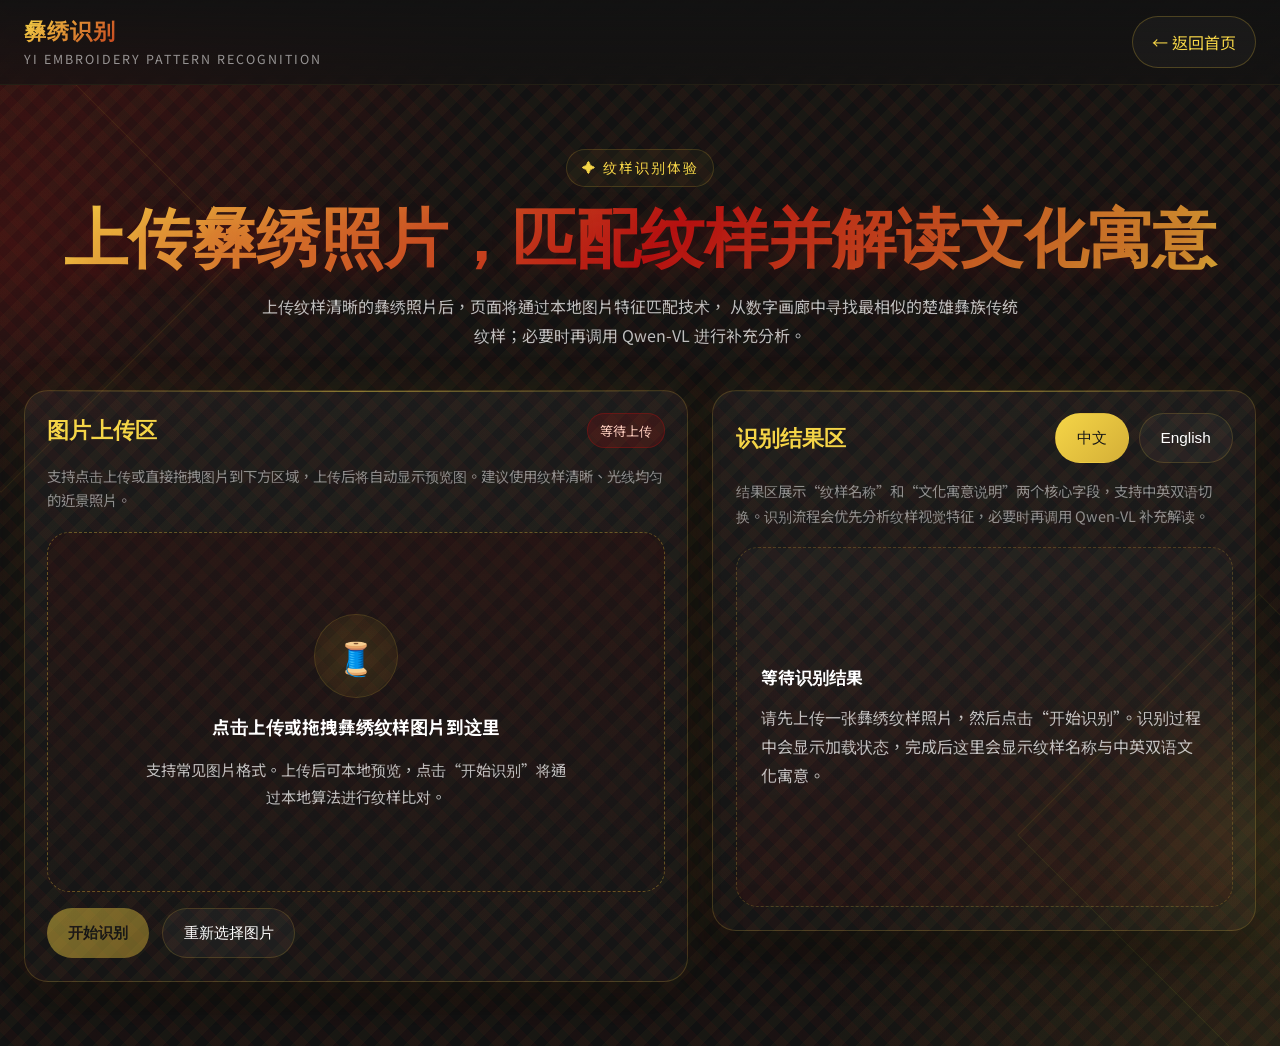
<file: yi-pattern-recognition/index.html>
<!DOCTYPE html>
<html lang="zh-CN">
<head>
    <meta charset="UTF-8">
    <meta name="viewport" content="width=device-width, initial-scale=1.0">
    <title>彝绣识别 | Yi Embroidery Pattern Recognition</title>
    <link rel="preconnect" href="https://fonts.googleapis.com">
    <link rel="preconnect" href="https://fonts.gstatic.com" crossorigin>
    <link href="https://fonts.googleapis.com/css2?family=Noto+Sans+TC:wght@300;400;500;700&family=Noto+Serif+TC:wght@400;500;600;700&display=swap" rel="stylesheet">
    <style>
        * {
            margin: 0;
            padding: 0;
            box-sizing: border-box;
        }

        :root {
            --yi-red: #b51111;
            --yi-yellow: #f5d547;
            --yi-black: #121212;
            --yi-gold: #d4af37;
            --yi-dark-red: #8b0000;
            --panel-bg: rgba(20, 20, 20, 0.88);
            --panel-border: rgba(212, 175, 55, 0.22);
            --text-soft: rgba(255, 255, 255, 0.72);
            --text-muted: rgba(255, 255, 255, 0.5);
            --shadow-gold: 0 20px 50px rgba(0, 0, 0, 0.35), 0 0 40px rgba(212, 175, 55, 0.08);
        }

        body {
            font-family: 'Noto Sans TC', 'Microsoft YaHei', sans-serif;
            background:
                radial-gradient(circle at top left, rgba(181, 17, 17, 0.22), transparent 30%),
                radial-gradient(circle at bottom right, rgba(245, 213, 71, 0.08), transparent 28%),
                var(--yi-black);
            color: white;
            min-height: 100vh;
            overflow-x: hidden;
        }

        .page-shell {
            position: relative;
            min-height: 100vh;
            background-image:
                repeating-linear-gradient(45deg, transparent, transparent 10px, rgba(181, 17, 17, 0.05) 10px, rgba(181, 17, 17, 0.05) 20px),
                repeating-linear-gradient(-45deg, transparent, transparent 10px, rgba(245, 213, 71, 0.03) 10px, rgba(245, 213, 71, 0.03) 20px);
        }

        .pattern-overlay,
        .pattern-overlay::before,
        .pattern-overlay::after {
            position: absolute;
            pointer-events: none;
        }

        .pattern-overlay {
            inset: 0;
            overflow: hidden;
        }

        .pattern-overlay::before,
        .pattern-overlay::after {
            content: '';
            width: 340px;
            height: 340px;
            border: 1px solid rgba(212, 175, 55, 0.1);
            transform: rotate(45deg);
        }

        .pattern-overlay::before {
            top: 80px;
            left: -170px;
            background: radial-gradient(circle, rgba(181, 17, 17, 0.14), transparent 70%);
        }

        .pattern-overlay::after {
            right: -150px;
            bottom: 40px;
            background: radial-gradient(circle, rgba(245, 213, 71, 0.08), transparent 70%);
        }

        .navbar {
            position: sticky;
            top: 0;
            z-index: 20;
            backdrop-filter: blur(14px);
            background: linear-gradient(to bottom, rgba(18, 18, 18, 0.96), rgba(18, 18, 18, 0.65));
            border-bottom: 1px solid rgba(212, 175, 55, 0.08);
        }

        .nav-content {
            max-width: 1280px;
            margin: 0 auto;
            padding: 1rem 1.5rem;
            display: flex;
            justify-content: space-between;
            align-items: center;
            gap: 1rem;
        }

        .brand {
            display: flex;
            flex-direction: column;
            gap: 0.2rem;
        }

        .brand-title {
            font-family: 'Noto Serif TC', serif;
            font-size: 1.4rem;
            font-weight: 700;
            letter-spacing: 1px;
            background: linear-gradient(135deg, var(--yi-yellow), var(--yi-red), var(--yi-gold));
            -webkit-background-clip: text;
            -webkit-text-fill-color: transparent;
            background-clip: text;
        }

        .brand-subtitle {
            font-size: 0.78rem;
            letter-spacing: 2px;
            color: rgba(255, 255, 255, 0.55);
        }

        .home-link {
            display: inline-flex;
            align-items: center;
            gap: 0.5rem;
            padding: 0.8rem 1.2rem;
            color: var(--yi-yellow);
            text-decoration: none;
            border: 1px solid rgba(212, 175, 55, 0.28);
            border-radius: 999px;
            background: rgba(255, 255, 255, 0.03);
            transition: transform 0.3s ease, border-color 0.3s ease, box-shadow 0.3s ease;
        }

        .home-link:hover {
            transform: translateY(-2px);
            border-color: rgba(212, 175, 55, 0.58);
            box-shadow: 0 10px 25px rgba(212, 175, 55, 0.12);
        }

        .container {
            position: relative;
            z-index: 1;
            max-width: 1280px;
            margin: 0 auto;
            padding: 3rem 1.5rem 4rem;
        }

        .hero {
            text-align: center;
            margin-bottom: 2.5rem;
            padding-top: 1rem;
        }

        .hero-kicker {
            display: inline-flex;
            align-items: center;
            gap: 0.5rem;
            padding: 0.45rem 0.9rem;
            margin-bottom: 1rem;
            border-radius: 999px;
            font-size: 0.85rem;
            letter-spacing: 2px;
            color: var(--yi-yellow);
            border: 1px solid rgba(212, 175, 55, 0.2);
            background: rgba(212, 175, 55, 0.05);
        }

        .hero-title {
            font-family: 'Noto Serif TC', serif;
            font-size: clamp(2.2rem, 5.5vw, 4rem);
            line-height: 1.15;
            margin-bottom: 1rem;
            background: linear-gradient(135deg, var(--yi-yellow) 0%, var(--yi-red) 52%, var(--yi-gold) 100%);
            -webkit-background-clip: text;
            -webkit-text-fill-color: transparent;
            background-clip: text;
            text-shadow: 0 8px 24px rgba(181, 17, 17, 0.22);
        }

        .hero-desc {
            max-width: 760px;
            margin: 0 auto;
            font-size: 1rem;
            line-height: 1.8;
            color: var(--text-soft);
        }

        .dashboard {
            display: grid;
            grid-template-columns: minmax(320px, 1.1fr) minmax(320px, 0.9fr);
            gap: 1.5rem;
            align-items: start;
        }

        .panel {
            position: relative;
            background: linear-gradient(180deg, rgba(255, 255, 255, 0.04), rgba(255, 255, 255, 0.015));
            border: 1px solid var(--panel-border);
            border-radius: 24px;
            padding: 1.4rem;
            box-shadow: var(--shadow-gold);
            overflow: hidden;
        }

        .panel::before {
            content: '';
            position: absolute;
            top: 0;
            left: 0;
            right: 0;
            height: 1px;
            background: linear-gradient(90deg, transparent, rgba(245, 213, 71, 0.7), transparent);
            opacity: 0.7;
        }

        .panel-title-row {
            display: flex;
            justify-content: space-between;
            align-items: center;
            gap: 1rem;
            margin-bottom: 1rem;
        }

        .panel-title {
            font-family: 'Noto Serif TC', serif;
            font-size: 1.35rem;
            color: var(--yi-yellow);
        }

        .panel-note {
            color: var(--text-muted);
            font-size: 0.9rem;
            line-height: 1.7;
            margin-bottom: 1.2rem;
        }

        .upload-zone {
            position: relative;
            border: 1.5px dashed rgba(212, 175, 55, 0.4);
            border-radius: 22px;
            background:
                linear-gradient(180deg, rgba(181, 17, 17, 0.07), rgba(255, 255, 255, 0.02)),
                rgba(0, 0, 0, 0.18);
            min-height: 360px;
            display: flex;
            align-items: center;
            justify-content: center;
            padding: 1rem;
            transition: border-color 0.25s ease, background 0.25s ease, transform 0.25s ease;
            cursor: pointer;
            overflow: hidden;
        }

        .upload-zone.dragover {
            border-color: var(--yi-yellow);
            background:
                linear-gradient(180deg, rgba(245, 213, 71, 0.12), rgba(181, 17, 17, 0.08)),
                rgba(255, 255, 255, 0.03);
            transform: translateY(-2px);
        }

        .upload-zone.has-image {
            align-items: stretch;
            padding: 0;
        }

        .upload-zone input {
            display: none;
        }

        .upload-placeholder,
        .preview-wrapper {
            width: 100%;
            height: 100%;
        }

        .upload-placeholder {
            display: flex;
            flex-direction: column;
            align-items: center;
            justify-content: center;
            text-align: center;
            gap: 1rem;
            color: var(--text-soft);
            padding: 2rem;
        }

        .upload-icon {
            width: 84px;
            height: 84px;
            border-radius: 50%;
            display: grid;
            place-items: center;
            font-size: 2rem;
            color: var(--yi-yellow);
            background: radial-gradient(circle, rgba(212, 175, 55, 0.16), rgba(212, 175, 55, 0.02));
            border: 1px solid rgba(212, 175, 55, 0.18);
            box-shadow: inset 0 0 40px rgba(212, 175, 55, 0.05);
        }

        .upload-placeholder strong {
            font-size: 1.1rem;
            color: white;
        }

        .upload-placeholder p {
            max-width: 420px;
            line-height: 1.8;
            font-size: 0.95rem;
        }

        .preview-wrapper {
            position: relative;
            min-height: 360px;
        }

        .preview-wrapper img {
            width: 100%;
            height: 100%;
            min-height: 360px;
            object-fit: cover;
            display: block;
        }

        .preview-badge {
            position: absolute;
            top: 1rem;
            left: 1rem;
            padding: 0.45rem 0.75rem;
            border-radius: 999px;
            font-size: 0.8rem;
            background: rgba(18, 18, 18, 0.72);
            color: var(--yi-yellow);
            border: 1px solid rgba(212, 175, 55, 0.28);
        }

        .preview-actions {
            display: flex;
            gap: 0.8rem;
            margin-top: 1rem;
            flex-wrap: wrap;
        }

        .action-btn,
        .ghost-btn,
        .lang-btn {
            border: none;
            border-radius: 999px;
            padding: 0.85rem 1.3rem;
            font-size: 0.96rem;
            cursor: pointer;
            transition: transform 0.25s ease, opacity 0.25s ease, box-shadow 0.25s ease, border-color 0.25s ease;
        }

        .action-btn {
            color: #171717;
            background: linear-gradient(135deg, var(--yi-yellow), var(--yi-gold));
            box-shadow: 0 12px 24px rgba(212, 175, 55, 0.2);
            font-weight: 600;
        }

        .action-btn:hover:not(:disabled),
        .ghost-btn:hover,
        .lang-btn:hover {
            transform: translateY(-2px);
        }

        .action-btn:disabled {
            opacity: 0.45;
            cursor: not-allowed;
            box-shadow: none;
        }

        .ghost-btn,
        .lang-btn {
            color: white;
            background: rgba(255, 255, 255, 0.04);
            border: 1px solid rgba(212, 175, 55, 0.2);
        }

        .lang-switch {
            display: inline-flex;
            gap: 0.6rem;
        }

        .lang-btn.active {
            color: #171717;
            background: linear-gradient(135deg, var(--yi-yellow), var(--yi-gold));
            border-color: transparent;
        }

        .result-state {
            min-height: 360px;
            display: flex;
            flex-direction: column;
            gap: 1rem;
        }

        .result-placeholder {
            flex: 1;
            border-radius: 22px;
            border: 1px dashed rgba(212, 175, 55, 0.26);
            background: linear-gradient(180deg, rgba(255, 255, 255, 0.02), rgba(181, 17, 17, 0.05));
            display: flex;
            flex-direction: column;
            justify-content: center;
            align-items: flex-start;
            gap: 0.8rem;
            padding: 1.5rem;
        }

        .result-placeholder strong {
            color: white;
            font-size: 1.05rem;
        }

        .result-placeholder p {
            color: var(--text-soft);
            line-height: 1.8;
        }

        .result-card {
            flex: 1;
            display: none;
            flex-direction: column;
            gap: 1rem;
            max-height: 540px;
            overflow-y: auto;
            padding-right: 0.35rem;
            scrollbar-width: thin;
            scrollbar-color: rgba(212, 175, 55, 0.45) rgba(255, 255, 255, 0.04);
        }

        .result-card::-webkit-scrollbar {
            width: 6px;
        }

        .result-card::-webkit-scrollbar-track {
            background: rgba(255, 255, 255, 0.04);
            border-radius: 999px;
        }

        .result-card::-webkit-scrollbar-thumb {
            background: rgba(212, 175, 55, 0.45);
            border-radius: 999px;
        }

        .meta-grid {
            display: grid;
            grid-template-columns: repeat(2, minmax(0, 1fr));
            gap: 1rem;
        }

        .meta-item,
        .meaning-block,
        .detail-block,
        .tip-block,
        .api-block {
            border-radius: 18px;
            background: rgba(255, 255, 255, 0.03);
            border: 1px solid rgba(212, 175, 55, 0.14);
            padding: 1rem 1.05rem;
        }

        .detail-grid {
            display: grid;
            grid-template-columns: repeat(2, minmax(0, 1fr));
            gap: 1rem;
        }

        .detail-block {
            background: linear-gradient(180deg, rgba(255, 255, 255, 0.035), rgba(181, 17, 17, 0.045));
            cursor: pointer;
        }

        .detail-block summary {
            list-style: none;
            display: flex;
            align-items: center;
            justify-content: space-between;
            gap: 1rem;
        }

        .detail-block summary::-webkit-details-marker {
            display: none;
        }

        .detail-block summary::after {
            content: '+';
            width: 1.45rem;
            height: 1.45rem;
            border-radius: 50%;
            display: grid;
            place-items: center;
            color: #171717;
            background: linear-gradient(135deg, var(--yi-yellow), var(--yi-gold));
            font-weight: 700;
            flex: 0 0 auto;
        }

        .detail-block[open] summary::after {
            content: '−';
        }

        .detail-block .detail-text {
            margin-top: 0.75rem;
        }

        .detail-block summary .block-label {
            margin-bottom: 0;
        }

        .detail-block.wide {
            grid-column: 1 / -1;
        }

        .meta-label,
        .block-label {
            font-size: 0.82rem;
            letter-spacing: 1.5px;
            color: var(--yi-yellow);
            margin-bottom: 0.55rem;
        }

        .meta-value {
            font-size: 1.08rem;
            line-height: 1.6;
            color: white;
        }

        .meaning-text,
        .detail-text,
        .tip-text,
        .api-block p {
            color: var(--text-soft);
            line-height: 1.85;
            font-size: 0.96rem;
        }

        .tip-list {
            color: var(--text-soft);
            line-height: 1.8;
            font-size: 0.95rem;
            padding-left: 1.2rem;
        }

        .status-pill {
            display: inline-flex;
            align-items: center;
            gap: 0.45rem;
            padding: 0.4rem 0.75rem;
            border-radius: 999px;
            font-size: 0.82rem;
            background: rgba(181, 17, 17, 0.18);
            border: 1px solid rgba(181, 17, 17, 0.35);
            color: #ffcfbf;
        }

        .status-pill.loading::before {
            content: '';
            width: 0.82rem;
            height: 0.82rem;
            border-radius: 50%;
            border: 2px solid rgba(255, 207, 191, 0.32);
            border-top-color: var(--yi-yellow);
            animation: spin 0.8s linear infinite;
        }

        @keyframes spin {
            to {
                transform: rotate(360deg);
            }
        }

        code {
            font-family: 'SFMono-Regular', Consolas, 'Liberation Mono', monospace;
            color: var(--yi-yellow);
            background: rgba(0, 0, 0, 0.22);
            padding: 0.12rem 0.35rem;
            border-radius: 6px;
        }

        .footer-note {
            margin-top: 1.6rem;
            text-align: center;
            color: var(--text-muted);
            font-size: 0.88rem;
            line-height: 1.7;
        }

        @media (max-width: 980px) {
            .dashboard {
                grid-template-columns: 1fr;
            }
        }

        @media (max-width: 768px) {
            .nav-content {
                flex-direction: column;
                align-items: stretch;
            }

            .home-link {
                justify-content: center;
            }

            .container {
                padding: 2rem 1rem 3rem;
            }

            .panel {
                padding: 1.1rem;
            }

            .meta-grid,
            .detail-grid {
                grid-template-columns: 1fr;
            }

            .preview-actions,
            .panel-title-row {
                flex-direction: column;
                align-items: stretch;
            }

            .lang-switch {
                width: 100%;
            }

            .lang-btn,
            .action-btn,
            .ghost-btn {
                width: 100%;
            }
        }
    </style>
</head>
<body>
    <div class="page-shell">
        <div class="pattern-overlay"></div>

        <nav class="navbar">
            <div class="nav-content">
                <div class="brand">
                    <div class="brand-title">彝绣识别</div>
                    <div class="brand-subtitle">YI EMBROIDERY PATTERN RECOGNITION</div>
                </div>
                <a class="home-link" href="../index.html">← 返回首页</a>
            </div>
        </nav>

        <main class="container">
            <section class="hero">
                <div class="hero-kicker">✦ 纹样识别体验</div>
                <h1 class="hero-title">上传彝绣照片，匹配纹样并解读文化寓意</h1>
                <p class="hero-desc">
                    上传纹样清晰的彝绣照片后，页面将通过本地图片特征匹配技术，
                    从数字画廊中寻找最相似的楚雄彝族传统纹样；必要时再调用 Qwen-VL 进行补充分析。
                </p>
            </section>

            <section class="dashboard">
                <div class="panel">
                    <div class="panel-title-row">
                        <h2 class="panel-title">图片上传区</h2>
                        <span class="status-pill">等待上传</span>
                    </div>
                    <p class="panel-note">支持点击上传或直接拖拽图片到下方区域，上传后将自动显示预览图。建议使用纹样清晰、光线均匀的近景照片。</p>

                    <label class="upload-zone" id="uploadZone" for="imageInput">
                        <input id="imageInput" type="file" accept="image/*">
                        <div class="upload-placeholder" id="uploadPlaceholder">
                            <div class="upload-icon">🧵</div>
                            <strong>点击上传或拖拽彝绣纹样图片到这里</strong>
                            <p>支持常见图片格式。上传后可本地预览，点击“开始识别”将通过本地算法进行纹样比对。</p>
                        </div>
                        <div class="preview-wrapper" id="previewWrapper" hidden>
                            <span class="preview-badge">已载入待识别图片</span>
                            <img id="previewImage" alt="上传预览图">
                        </div>
                    </label>

                    <div class="preview-actions">
                        <button class="action-btn" id="recognizeBtn" disabled>开始识别</button>
                        <button class="ghost-btn" id="resetBtn" type="button">重新选择图片</button>
                    </div>
                </div>

                <div class="panel">
                    <div class="panel-title-row">
                        <h2 class="panel-title">识别结果区</h2>
                        <div class="lang-switch" aria-label="双语切换">
                            <button class="lang-btn active" type="button" data-lang="zh">中文</button>
                            <button class="lang-btn" type="button" data-lang="en">English</button>
                        </div>
                    </div>
                    <p class="panel-note">结果区展示“纹样名称”和“文化寓意说明”两个核心字段，支持中英双语切换。识别流程会优先分析纹样视觉特征，必要时再调用 Qwen-VL 补充解读。</p>

                    <div class="result-state">
                        <div class="result-placeholder" id="resultPlaceholder">
                            <strong>等待识别结果</strong>
                            <p>请先上传一张彝绣纹样照片，然后点击“开始识别”。识别过程中会显示加载状态，完成后这里会显示纹样名称与中英双语文化寓意。</p>
                        </div>

                        <div class="result-card" id="resultCard">
                            <div class="meta-grid">
                                <div class="meta-item">
                                    <div class="meta-label">纹样名称 / Pattern</div>
                                    <div class="meta-value" id="patternName">--</div>
                                </div>
                                <div class="meta-item">
                                    <div class="meta-label">识别状态 / Status</div>
                                    <div class="meta-value" id="patternStatus">等待识别</div>
                                </div>
                            </div>

                            <div class="meaning-block">
                                <div class="block-label">文化内涵 / Cultural Connotation</div>
                                <div class="meaning-text" id="meaningText">--</div>
                            </div>

                            <div class="detail-grid" id="detailGrid">
                                <details class="detail-block">
                                    <summary><span class="block-label" id="aliasLabel">别名 / Alias</span></summary>
                                    <div class="detail-text" id="aliasText">--</div>
                                </details>
                                <details class="detail-block">
                                    <summary><span class="block-label" id="originLabel">溯源与历史 / Origins & History</span></summary>
                                    <div class="detail-text" id="originText">--</div>
                                </details>
                                <details class="detail-block">
                                    <summary><span class="block-label" id="visualLabel">视觉构成 / Visual Composition</span></summary>
                                    <div class="detail-text" id="visualText">--</div>
                                </details>
                                <details class="detail-block">
                                    <summary><span class="block-label" id="usageLabel">应用与传承 / Application & Heritage</span></summary>
                                    <div class="detail-text" id="usageText">--</div>
                                </details>
                            </div>
                        </div>
                    </div>
                </div>
            </section>

        </main>
    </div>

    <script>
        const imageInput = document.getElementById('imageInput');
        const uploadZone = document.getElementById('uploadZone');
        const uploadPlaceholder = document.getElementById('uploadPlaceholder');
        const previewWrapper = document.getElementById('previewWrapper');
        const previewImage = document.getElementById('previewImage');
        const recognizeBtn = document.getElementById('recognizeBtn');
        const resetBtn = document.getElementById('resetBtn');
        const resultPlaceholder = document.getElementById('resultPlaceholder');
        const resultCard = document.getElementById('resultCard');
        const patternName = document.getElementById('patternName');
        const patternStatus = document.getElementById('patternStatus');
        const meaningText = document.getElementById('meaningText');
        const aliasText = document.getElementById('aliasText');
        const originText = document.getElementById('originText');
        const visualText = document.getElementById('visualText');
        const usageText = document.getElementById('usageText');
        const statusPill = document.querySelector('.status-pill');
        const langButtons = document.querySelectorAll('.lang-btn');
        const initialPlaceholderHtml = resultPlaceholder.innerHTML;

        const API_KEY = 'sk-ws-H.EPHHMEY.gUIC.MEQCIFkmdOHiMWFgzAkvEnMslz30m5P8mezeUV1gvFJxlg1dAiBj22y1NA4QGp-UdH1BH0GcBE_GxCNSWgu9fWUEqfEz7w';
        const API_URL = 'https://dashscope.aliyuncs.com/compatible-mode/v1/chat/completions';
        const MODEL_NAME = 'qwen-vl-max';
        const HASH_SIZE = 16;
        const LOCAL_MATCH_THRESHOLD = 0.72;

        const patternLibrary = [
            { id: 'sun-moon', image: '../yi-pattern-gallery/patterns/sun-moon.png', zh: { name: '日月纹', meaning: '象征天地相合、阴阳平衡，是万物生长的根源。' }, en: { name: 'Sun and Moon', meaning: 'Symbolizes the union of heaven and earth, balance of yin and yang.' } },
            { id: 'flame', image: '../yi-pattern-gallery/patterns/flame.png', zh: { name: '火焰纹', meaning: '代表光明与希望，象征生命与繁衍。' }, en: { name: 'Flame Pattern', meaning: 'Represents light and hope, symbolizing life and reproduction.' } },
            { id: 'sun', image: '../yi-pattern-gallery/patterns/sun.png', zh: { name: '太阳纹', meaning: '象征驱散黑暗、温暖万物，是对美好生活的永恒向往。' }, en: { name: 'Sun Pattern', meaning: 'Symbolizes dispelling darkness and warming all things.' } },
            { id: 'wave', image: '../yi-pattern-gallery/patterns/wave.png', zh: { name: '波浪纹', meaning: '水孕育万物，象征水源充沛、五谷丰登。' }, en: { name: 'Wave Pattern', meaning: 'Water nourishes all things, symbolizing abundance.' } },
            { id: 'ram-horn', image: '../yi-pattern-gallery/patterns/ram-horn.png', zh: { name: '羊角纹', meaning: '象征畜牧丰收、衣食无忧。' }, en: { name: 'Ram Horn Pattern', meaning: 'Symbolizes abundant livestock and comfortable life.' } },
            { id: 'tiger', image: '../yi-pattern-gallery/patterns/tiger.png', zh: { name: '虎纹', meaning: '虎是族群始祖与守护神，象征力量与威严。' }, en: { name: 'Tiger Pattern', meaning: 'Tiger is the ancestor and guardian, symbolizing power.' } },
            { id: 'ox-horn', image: '../yi-pattern-gallery/patterns/ox-horn.png', zh: { name: '牛角纹', meaning: '象征风调雨顺、五谷丰登。' }, en: { name: 'Ox Horn Pattern', meaning: 'Symbolizes good weather and abundant harvest.' } },
            { id: 'ox-eye', image: '../yi-pattern-gallery/patterns/ox-eye.png', zh: { name: '牛眼纹', meaning: '寓意守护与洞察，是“镇宅护家”的吉祥符号。' }, en: { name: 'Ox Eye Pattern', meaning: 'Represents guardianship and insight.' } },
            { id: 'crab-claw', image: '../yi-pattern-gallery/patterns/crab-claw.png', zh: { name: '蟹足纹', meaning: '象征族群人丁兴旺、生生不息。' }, en: { name: 'Crab Claw Pattern', meaning: 'Symbolizes prosperous descendants.' } },
            { id: 'camellia', image: '../yi-pattern-gallery/patterns/camellia.png', zh: { name: '山茶花纹', meaning: '象征坚韧不拔、顽强生存的精神。' }, en: { name: 'Camellia Pattern', meaning: 'Symbolizes resilience and perseverance.' } },
            { id: 'azalea-red', image: '../yi-pattern-gallery/patterns/maying-flower.png', zh: { name: '马缨花纹', meaning: '象征顽强的生命力、生生不息。' }, en: { name: 'Red Azalea Pattern', meaning: 'Symbolizes resilient vitality.' } },
            { id: 'azalea', image: '../yi-pattern-gallery/patterns/soma-flower.png', zh: { name: '索玛花纹', meaning: '象征“不畏艰难、向阳而生”的生命力量。' }, en: { name: 'Azalea Pattern', meaning: 'Symbolizes life force facing challenges.' } },
            { id: 'fruit-tree', image: '../yi-pattern-gallery/patterns/grass-leaf.png', zh: { name: '果树纹', meaning: '象征粮食满仓、物产丰饶。' }, en: { name: 'Fruit Tree Pattern', meaning: 'Symbolizes abundant harvest.' } },
            { id: 'fern', image: '../yi-pattern-gallery/patterns/fern.png', zh: { name: '蕨芨纹', meaning: '象征坚韧不拔、逆境求生的民族精神。' }, en: { name: 'Fern Pattern', meaning: 'Symbolizes resilience in adversity.' } },
            { id: 'fire-steel', image: '../yi-pattern-gallery/patterns/fire-steel.png', zh: { name: '火镰纹', meaning: '象征火神庇佑、火种永续。' }, en: { name: 'Fire Steel Pattern', meaning: 'Symbolizes fire god’s blessing and eternal flame.' } },
            { id: 'hearth', image: '../yi-pattern-gallery/patterns/guozhuang.png', zh: { name: '锅庄纹', meaning: '代表温暖、团圆、生命延续。' }, en: { name: 'Hearth Pattern', meaning: 'Represents warmth, reunion, and life continuation.' } },
            { id: 'window', image: '../yi-pattern-gallery/patterns/window.png', zh: { name: '窗格纹', meaning: '象征家宅稳固、安居乐业。' }, en: { name: 'Window Lattice Pattern', meaning: 'Symbolizes stable home and peaceful life.' } },
            { id: 'bird', image: '../yi-pattern-gallery/patterns/bird.png', zh: { name: '鸟纹', meaning: '象征自由、灵动与族群对自然生命的敬畏。' }, en: { name: 'Bird Pattern', meaning: 'Symbolizes freedom, vitality, and reverence for natural life.' } },
            { id: 'horse-tooth', image: '../yi-pattern-gallery/patterns/horse-tooth.png', zh: { name: '马牙纹', meaning: '象征坚毅、力量与山地生活中的远行守护。' }, en: { name: 'Horse Tooth Pattern', meaning: 'Symbolizes strength, perseverance, and protection on journeys.' } },
            { id: 'rooster-comb', image: '../yi-pattern-gallery/patterns/rooster-comb.png', zh: { name: '鸡冠纹', meaning: '象征吉祥、醒觉与迎接光明的生活愿望。' }, en: { name: 'Rooster Comb Pattern', meaning: 'Symbolizes auspiciousness, alertness, and the wish for light.' } },
            { id: 'rainbow', image: '../yi-pattern-gallery/patterns/rainbow.png', zh: { name: '彩虹纹', meaning: '象征天地沟通、雨后新生与美好祝愿。' }, en: { name: 'Rainbow Pattern', meaning: 'Symbolizes connection between heaven and earth, renewal, and good wishes.' } },
            { id: 'star', image: '../yi-pattern-gallery/patterns/star.png', zh: { name: '星辰纹', meaning: '象征祖先指引、夜空秩序与对平安生活的祈愿。' }, en: { name: 'Star Pattern', meaning: 'Symbolizes ancestral guidance, cosmic order, and prayers for peace.' } },
            { id: 'stone-steps', image: '../yi-pattern-gallery/patterns/stone-steps.png', zh: { name: '石阶纹', meaning: '象征步步向上、道路延展与家园根基稳固。' }, en: { name: 'Stone Steps Pattern', meaning: 'Symbolizes steady progress, pathways, and a stable homeland.' } },
            { id: 'octagonal-flower', image: '../yi-pattern-gallery/patterns/octagonal-flower.png', zh: { name: '八角花纹', meaning: '象征八方和合、繁荣兴旺与对圆满生活的祝愿。' }, en: { name: 'Octagonal Flower Pattern', meaning: 'Symbolizes harmony in all directions, prosperity, and wishes for completeness.' } }
        ];

        const patternAliases = {
            'sun-moon': { zh: '太阳月亮纹', en: 'Solar and Lunar Motif' },
            flame: { zh: '火纹', en: 'Fire Pattern' },
            sun: { zh: '太阳图腾纹', en: 'Sun Totem Pattern' },
            wave: { zh: '水波纹', en: 'Water Wave Pattern' },
            'ram-horn': { zh: '羊图腾纹', en: 'Sheep Totem Pattern' },
            tiger: { zh: '彝族虎图腾纹', en: 'Yi Tiger Totem' },
            'ox-horn': { zh: '牛图腾纹', en: 'Ox Totem Pattern' },
            'ox-eye': { zh: '牛目纹', en: 'Ox Eye Symbol' },
            'crab-claw': { zh: '蟹爪纹', en: 'Crab Claw Symbol' },
            camellia: { zh: '茶花纹', en: 'Tea Flower Pattern' },
            'azalea-red': { zh: '马樱花纹', en: 'Red Azalea Pattern' },
            azalea: { zh: '杜鹃花纹', en: 'Rhododendron Pattern' },
            'fruit-tree': { zh: '草木叶纹', en: 'Meadow Leaf Motif' },
            fern: { zh: '蕨菜纹', en: 'Fern Sprout Pattern' },
            'fire-steel': { zh: '火镰取火纹', en: 'Fire Steel Pattern' },
            hearth: { zh: '火塘三石纹', en: 'Three-Hearth-Stone Motif' },
            window: { zh: '木格纹', en: 'Wood Lattice Pattern' },
            bird: { zh: '飞鸟纹', en: 'Flying Bird Motif' },
            'horse-tooth': { zh: '马齿纹', en: 'Horse-Tooth Motif' },
            'rooster-comb': { zh: '鸡冠花形纹', en: 'Cockscomb Motif' },
            rainbow: { zh: '虹桥纹', en: 'Rainbow Bridge Motif' },
            star: { zh: '星辰纹', en: 'Starlight Motif' },
            'stone-steps': { zh: '阶梯纹', en: 'Stepped Stone Motif' },
            'octagonal-flower': { zh: '八瓣花纹', en: 'Eight-Petal Flower Motif' }
        };

        patternLibrary.forEach(pattern => {
            pattern.zh.alias = patternAliases[pattern.id]?.zh || pattern.zh.name;
            pattern.zh.origin = pattern.zh.origin || `${pattern.zh.name}源自云南楚雄彝族传统生活、自然观察与刺绣审美，是彝绣纹样体系中用于表达族群记忆和生活祝愿的重要图案。`;
            pattern.zh.visual = pattern.zh.visual || `${pattern.zh.name}通常以几何化、对称化和连续化的构图呈现，常通过红、黄、黑等高对比色彩强化纹样轮廓与节庆气质。`;
            pattern.zh.usage = pattern.zh.usage || `${pattern.zh.name}常见于服饰、围腰、帽饰、挎包及节庆装饰中，在当代文创、服装图案和公共视觉设计中也可延展应用。`;
            pattern.en.alias = patternAliases[pattern.id]?.en || pattern.en.name;
            pattern.en.origin = pattern.en.origin || `${pattern.en.name} comes from traditional life, natural observation, and embroidery aesthetics in Chuxiong Yi culture, carrying community memory and blessings for daily life.`;
            pattern.en.visual = pattern.en.visual || `${pattern.en.name} is often expressed through geometric, symmetrical, and repeated compositions, using high-contrast colors such as red, yellow, and black to strengthen the motif and festive character.`;
            pattern.en.usage = pattern.en.usage || `${pattern.en.name} appears on garments, aprons, headdresses, bags, and festival decorations, and can also be extended into contemporary cultural products, fashion patterns, and visual design.`;
        });

        let currentLanguage = 'zh';
        let currentImageFile = null;
        let recognitionResult = null;

        function updateResult(language) {
            if (!recognitionResult) return;
            const result = recognitionResult[language];
            patternName.textContent = result.name;
            meaningText.textContent = result.meaning;
            aliasText.textContent = result.alias || '--';
            originText.textContent = result.origin || '--';
            visualText.textContent = result.visual || '--';
            usageText.textContent = result.usage || '--';
        }

        function delay(ms) {
            return new Promise(resolve => setTimeout(resolve, ms));
        }

        function normalizeRecognitionResult(result) {
            return {
                zh: {
                    name: result?.zh?.name || '未能确认纹样名称',
                    alias: result?.zh?.alias || result?.zh?.name || '暂无别名信息',
                    origin: result?.zh?.origin || '暂无溯源与历史信息。',
                    visual: result?.zh?.visual || '暂无视觉构成信息。',
                    meaning: result?.zh?.meaning || '模型未返回完整中文寓意，请更换更清晰的纹样图片后重试。',
                    usage: result?.zh?.usage || '暂无应用与传承信息。'
                },
                en: {
                    name: result?.en?.name || 'Pattern not identified',
                    alias: result?.en?.alias || result?.en?.name || 'No alias available',
                    origin: result?.en?.origin || 'No origins and history information available.',
                    visual: result?.en?.visual || 'No visual composition information available.',
                    meaning: result?.en?.meaning || 'The model did not return a complete English cultural meaning. Please try again with a clearer pattern image.',
                    usage: result?.en?.usage || 'No application and heritage information available.'
                }
            };
        }

        function showFriendlyError(error) {
            recognitionResult = {
                zh: {
                    name: '识别未完成',
                    meaning: `抱歉，识别过程中出现问题。请检查网络连接，或稍后重新上传图片再试。错误信息：${error.message || '未知错误'}`
                },
                en: {
                    name: 'Recognition not completed',
                    meaning: `Sorry, something went wrong during recognition. Please check your network connection or try again later with the image. Error: ${error.message || 'Unknown error'}`
                }
            };
            updateResult(currentLanguage);
            resultPlaceholder.style.display = 'none';
            resultCard.style.display = 'flex';
        }

        async function fileToJpegDataUrl(file) {
            const sourceDataUrl = await new Promise((resolve, reject) => {
                const reader = new FileReader();
                reader.readAsDataURL(file);
                reader.onload = () => resolve(reader.result);
                reader.onerror = error => reject(error);
            });

            return new Promise((resolve, reject) => {
                const image = new Image();
                image.onload = () => {
                    const canvas = document.createElement('canvas');
                    canvas.width = image.naturalWidth;
                    canvas.height = image.naturalHeight;
                    const context = canvas.getContext('2d');
                    context.drawImage(image, 0, 0);
                    resolve(canvas.toDataURL('image/jpeg', 0.92));
                };
                image.onerror = () => reject(new Error('图片读取失败，请更换图片后重试'));
                image.src = sourceDataUrl;
            });
        }

        function loadImage(src) {
            return new Promise((resolve, reject) => {
                const image = new Image();
                image.crossOrigin = 'anonymous';
                image.onload = () => resolve(image);
                image.onerror = () => reject(new Error(`参考图加载失败：${src}`));
                image.src = src;
            });
        }

        function createAverageHash(image) {
            const canvas = document.createElement('canvas');
            canvas.width = HASH_SIZE;
            canvas.height = HASH_SIZE;
            const context = canvas.getContext('2d', { willReadFrequently: true });
            context.drawImage(image, 0, 0, HASH_SIZE, HASH_SIZE);
            const pixels = context.getImageData(0, 0, HASH_SIZE, HASH_SIZE).data;
            const grayValues = [];

            for (let i = 0; i < pixels.length; i += 4) {
                grayValues.push((pixels[i] * 0.299) + (pixels[i + 1] * 0.587) + (pixels[i + 2] * 0.114));
            }

            const average = grayValues.reduce((sum, value) => sum + value, 0) / grayValues.length;
            return grayValues.map(value => value >= average ? 1 : 0);
        }

        function compareHashes(hashA, hashB) {
            const sameCount = hashA.reduce((count, value, index) => count + (value === hashB[index] ? 1 : 0), 0);
            return sameCount / hashA.length;
        }

        async function findLocalPatternMatch(imageDataUrl) {
            const uploadedImage = await loadImage(imageDataUrl);
            const uploadedHash = createAverageHash(uploadedImage);
            const references = await Promise.all(patternLibrary.map(async pattern => {
                const referenceImage = await loadImage(pattern.image);
                return {
                    pattern,
                    similarity: compareHashes(uploadedHash, createAverageHash(referenceImage))
                };
            }));
            const bestMatch = references.sort((a, b) => b.similarity - a.similarity)[0];
            return bestMatch?.similarity >= LOCAL_MATCH_THRESHOLD ? bestMatch : null;
        }

        async function callQwenVisionModel(imageDataUrl) {
            const response = await fetch(API_URL, {
                method: 'POST',
                headers: {
                    'Authorization': `Bearer ${API_KEY}`,
                    'Content-Type': 'application/json',
                    'Accept': 'application/json'
                },
                body: JSON.stringify({
                    model: MODEL_NAME,
                    messages: [
                        {
                            role: 'system',
                            content: '你是一名云南楚雄彝族传统纹样识别与文化解读专家。只识别和分析云南楚雄地区彝族传统纹样。'
                        },
                        {
                            role: 'user',
                            content: [
                                {
                                    type: 'text',
                                    text: '请判断图片中是否包含云南楚雄地区彝族传统纹样。常见类别包括八角纹、山茶花纹、马缨花纹、火镰纹、羊角纹等楚雄彝绣典型纹样。如果上传的图片不是彝族纹样，或不属于楚雄彝绣范畴，请直接说明“未识别到楚雄彝族纹样”。请以 JSON 格式返回结果，包含 zh 和 en 两个字段，每个字段内包含 name（纹样名称）、alias（别名）、origin（溯源与历史）、visual（视觉构成）、meaning（文化内涵）、usage（应用与传承）。请只输出 JSON 对象，不要包含 markdown 代码块或其他描述。'
                                },
                                {
                                    type: 'image_url',
                                    image_url: {
                                        url: imageDataUrl
                                    }
                                }
                            ]
                        }
                    ],
                    response_format: {
                        type: 'json_object'
                    }
                })
            });

            if (!response.ok) {
                const errorText = await response.text();
                throw new Error(`API 请求失败: ${response.status} ${response.statusText}${errorText ? ` - ${errorText}` : ''}`);
            }

            const data = await response.json();
            let content = data.choices[0].message.content;
            content = content.replace(/```json\n?/, '').replace(/\n?```/, '').trim();
            return normalizeRecognitionResult(JSON.parse(content));
        }

        function showPreview(file) {
            if (!file) return;
            const reader = new FileReader();
            reader.onload = event => {
                previewImage.src = event.target.result;
                uploadPlaceholder.hidden = true;
                previewWrapper.hidden = false;
                uploadZone.classList.add('has-image');
                recognizeBtn.disabled = false;
                statusPill.textContent = '图片已就绪';
            };
            reader.readAsDataURL(file);
        }

        function handleFile(file) {
            if (!file || !file.type.startsWith('image/')) return;
            currentImageFile = file;
            showPreview(file);
        }

        imageInput.addEventListener('change', event => {
            const [file] = event.target.files;
            handleFile(file);
        });

        ['dragenter', 'dragover'].forEach(eventName => {
            uploadZone.addEventListener(eventName, event => {
                event.preventDefault();
                uploadZone.classList.add('dragover');
            });
        });

        ['dragleave', 'drop'].forEach(eventName => {
            uploadZone.addEventListener(eventName, event => {
                event.preventDefault();
                uploadZone.classList.remove('dragover');
            });
        });

        uploadZone.addEventListener('drop', event => {
            const file = event.dataTransfer.files[0];
            handleFile(file);
        });

        resetBtn.addEventListener('click', () => {
            imageInput.value = '';
            currentImageFile = null;
            recognitionResult = null;
            previewImage.removeAttribute('src');
            previewWrapper.hidden = true;
            uploadPlaceholder.hidden = false;
            uploadZone.classList.remove('has-image');
            recognizeBtn.disabled = true;
            resultCard.style.display = 'none';
            resultPlaceholder.style.display = 'flex';
            resultPlaceholder.innerHTML = initialPlaceholderHtml;
            statusPill.textContent = '等待上传';
            statusPill.classList.remove('loading');
            patternStatus.textContent = '等待识别';
        });

        langButtons.forEach(button => {
            button.addEventListener('click', () => {
                langButtons.forEach(btn => btn.classList.remove('active'));
                button.classList.add('active');
                currentLanguage = button.dataset.lang;
                if (recognitionResult) {
                    updateResult(currentLanguage);
                }
            });
        });

        recognizeBtn.addEventListener('click', async () => {
            if (!currentImageFile) return;

            statusPill.textContent = '识别中...';
            statusPill.classList.add('loading');
            patternStatus.textContent = '正在分析纹样特征...';
            recognizeBtn.disabled = true;
            recognizeBtn.textContent = '识别中...';
            resultCard.style.display = 'none';
            resultPlaceholder.style.display = 'flex';
            resultPlaceholder.innerHTML = '<strong>识别中...</strong><p>正在分析纹样特征…请稍候，系统将提取图案结构、色彩与文化线索。</p>';

            try {
                await delay(2000);
                const imageDataUrl = await fileToJpegDataUrl(currentImageFile);
                const localMatch = await findLocalPatternMatch(imageDataUrl);

                if (localMatch) {
                    recognitionResult = {
                        zh: localMatch.pattern.zh,
                        en: localMatch.pattern.en
                    };
                    patternStatus.textContent = '✓ 识别成功';
                    statusPill.textContent = '已识别';
                } else {
                    patternStatus.textContent = '正在进行深度识别...';
                    recognitionResult = await callQwenVisionModel(imageDataUrl);
                    patternStatus.textContent = '✓ 识别成功';
                    statusPill.textContent = '已识别';
                }

                updateResult(currentLanguage);
                resultPlaceholder.style.display = 'none';
                resultCard.style.display = 'flex';
            } catch (error) {
                console.error('Recognition error:', error);
                showFriendlyError(error);
                patternStatus.textContent = '识别失败，请稍后重试';
                statusPill.textContent = '识别异常';
            } finally {
                statusPill.classList.remove('loading');
                recognizeBtn.disabled = false;
                recognizeBtn.textContent = '开始识别';
            }
        });
    </script>
</body>
</html>
</file>
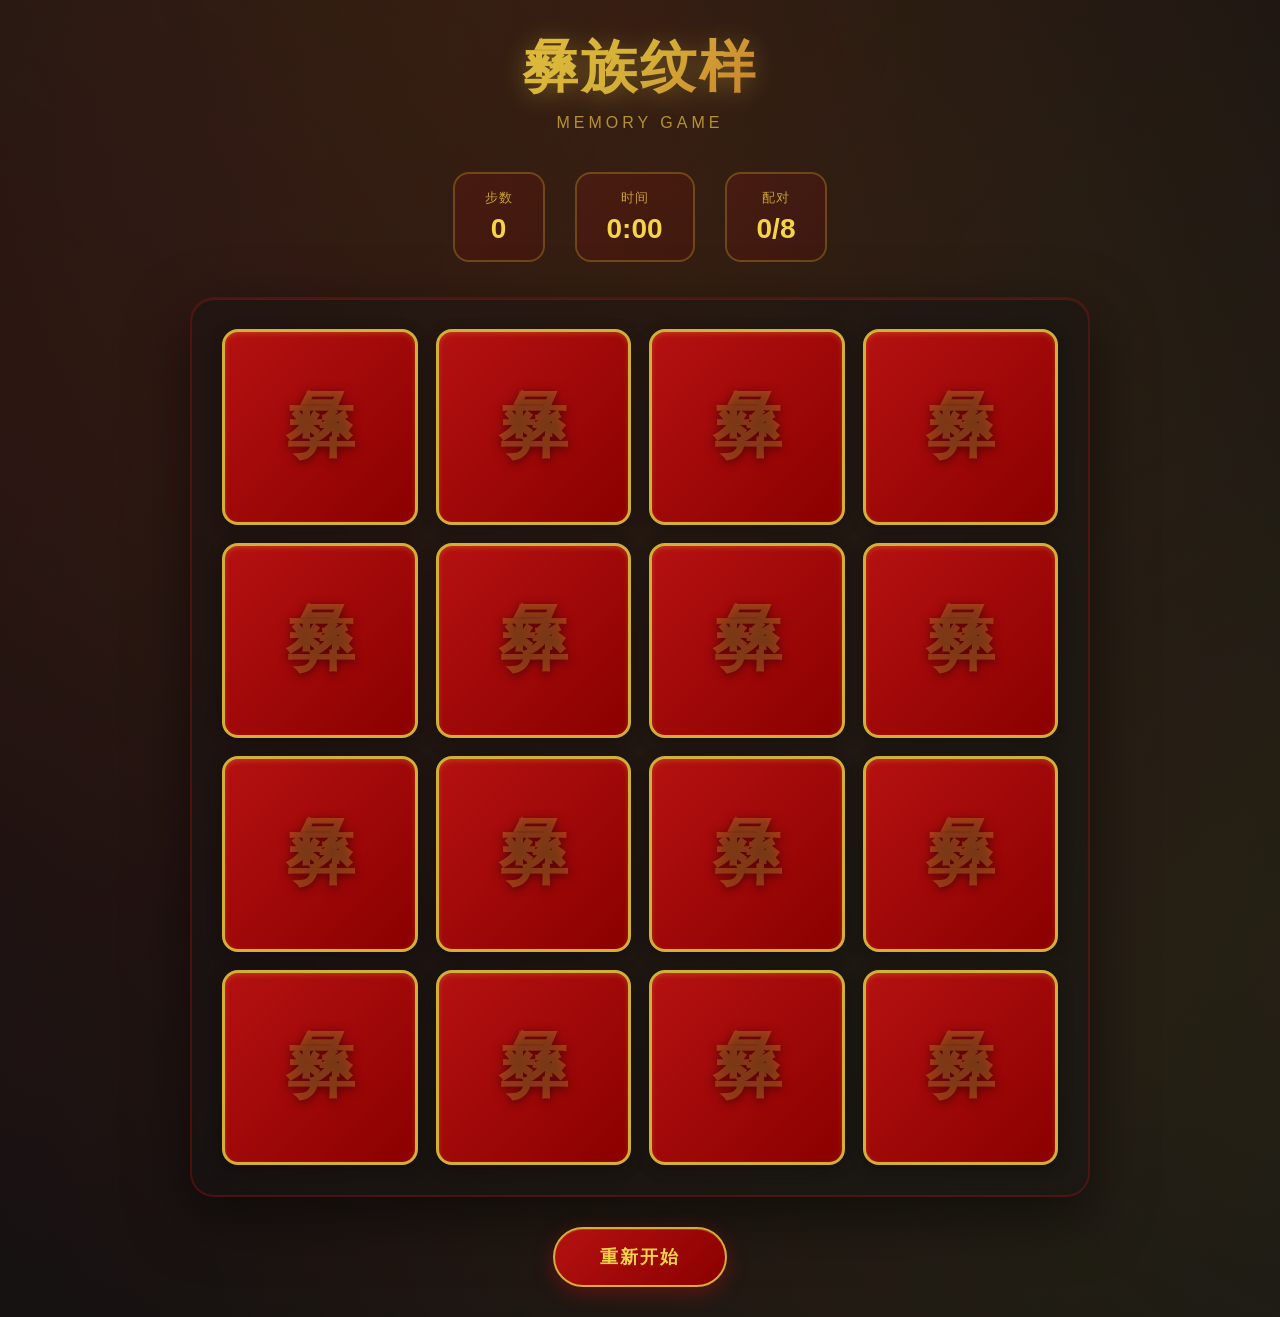
<file: yi-pattern-memory-game/game.html>
<!DOCTYPE html>
<html lang="zh-CN">
<head>
    <meta charset="UTF-8">
    <meta name="viewport" content="width=device-width, initial-scale=1.0">
    <title>彝族纹样翻翻乐 | Yi Pattern Memory Game</title>
    <style>
        * {
            margin: 0;
            padding: 0;
            box-sizing: border-box;
        }

        body {
            font-family: 'Microsoft YaHei', Arial, sans-serif;
            background: radial-gradient(ellipse at top, #2d1810, #121212);
            min-height: 100vh;
            display: flex;
            align-items: center;
            justify-content: center;
            padding: 30px 20px;
            overflow-x: hidden;
        }

        /* 背景装饰 */
        body::before {
            content: '';
            position: fixed;
            top: -50%;
            left: -50%;
            width: 200%;
            height: 200%;
            background:
                radial-gradient(circle at 20% 50%, rgba(181, 17, 17, 0.1) 0%, transparent 50%),
                radial-gradient(circle at 80% 80%, rgba(245, 213, 71, 0.08) 0%, transparent 50%),
                radial-gradient(circle at 40% 20%, rgba(212, 175, 55, 0.06) 0%, transparent 50%);
            animation: float 20s ease-in-out infinite;
            pointer-events: none;
            z-index: 0;
        }

        @keyframes float {
            0%, 100% { transform: translate(0, 0) rotate(0deg); }
            33% { transform: translate(30px, -30px) rotate(5deg); }
            66% { transform: translate(-20px, 20px) rotate(-5deg); }
        }

        .container {
            max-width: 900px;
            width: 100%;
            position: relative;
            z-index: 1;
        }

        /* 标题区域 */
        .header {
            text-align: center;
            margin-bottom: 40px;
            animation: slideDown 0.8s ease-out;
        }

        @keyframes slideDown {
            from {
                opacity: 0;
                transform: translateY(-30px);
            }
            to {
                opacity: 1;
                transform: translateY(0);
            }
        }

        .title {
            font-size: 56px;
            font-weight: bold;
            background: linear-gradient(135deg, #F5D547 0%, #D4AF37 50%, #B51111 100%);
            -webkit-background-clip: text;
            -webkit-text-fill-color: transparent;
            background-clip: text;
            margin-bottom: 8px;
            letter-spacing: 3px;
            filter: drop-shadow(0 4px 12px rgba(245, 213, 71, 0.3));
        }

        .subtitle {
            font-size: 16px;
            color: #D4AF37;
            letter-spacing: 4px;
            opacity: 0.8;
        }

        /* 统计面板 */
        .stats {
            display: flex;
            justify-content: center;
            gap: 30px;
            margin-bottom: 35px;
            animation: fadeIn 1s ease-out 0.3s both;
        }

        @keyframes fadeIn {
            from { opacity: 0; }
            to { opacity: 1; }
        }

        .stat-box {
            background: linear-gradient(135deg, rgba(181, 17, 17, 0.15), rgba(139, 0, 0, 0.15));
            backdrop-filter: blur(10px);
            border: 2px solid rgba(212, 175, 55, 0.3);
            border-radius: 16px;
            padding: 15px 30px;
            text-align: center;
            transition: all 0.3s ease;
        }

        .stat-box:hover {
            transform: translateY(-3px);
            border-color: rgba(212, 175, 55, 0.6);
            box-shadow: 0 8px 25px rgba(181, 17, 17, 0.3);
        }

        .stat-label {
            font-size: 13px;
            color: #D4AF37;
            margin-bottom: 6px;
            letter-spacing: 1px;
            opacity: 0.9;
        }

        .stat-value {
            font-size: 28px;
            font-weight: bold;
            color: #F5D547;
            font-variant-numeric: tabular-nums;
        }

        /* 游戏区域 */
        .game-area {
            background: rgba(18, 18, 18, 0.4);
            backdrop-filter: blur(15px);
            border: 2px solid rgba(181, 17, 17, 0.3);
            border-radius: 24px;
            padding: 30px;
            margin-bottom: 30px;
            box-shadow:
                0 20px 60px rgba(0, 0, 0, 0.5),
                inset 0 1px 0 rgba(245, 213, 71, 0.1);
        }

        /* 游戏网格 */
        .game-grid {
            display: grid;
            grid-template-columns: repeat(4, 1fr);
            gap: 18px;
        }

        /* 卡片容器 - 关键：保持网格位置 */
        .card-wrapper {
            aspect-ratio: 1;
            perspective: 1200px;
        }

        /* 卡片 */
        .card {
            width: 100%;
            height: 100%;
            position: relative;
            transform-style: preserve-3d;
            transition: transform 0.5s cubic-bezier(0.4, 0.0, 0.2, 1);
            cursor: pointer;
        }

        .card.flipped {
            transform: rotateY(180deg);
        }

        .card.matched {
            transform: rotateY(180deg);
            pointer-events: none;
        }

        .card.matched .card-front {
            border-color: #F5D547;
            box-shadow:
                0 0 20px rgba(245, 213, 71, 0.6),
                0 4px 15px rgba(0, 0, 0, 0.3);
        }

        /* 卡片面 */
        .card-face {
            position: absolute;
            width: 100%;
            height: 100%;
            backface-visibility: hidden;
            border-radius: 16px;
            display: flex;
            align-items: center;
            justify-content: center;
            overflow: hidden;
        }

        /* 卡片背面 */
        .card-back {
            background: linear-gradient(135deg, #B51111 0%, #8B0000 100%);
            border: 3px solid #D4AF37;
            box-shadow:
                0 4px 15px rgba(0, 0, 0, 0.3),
                inset 0 2px 5px rgba(245, 213, 71, 0.2);
        }

        .card-back-content {
            font-size: 70px;
            color: rgba(245, 213, 71, 0.25);
            font-weight: bold;
            text-shadow: 0 2px 10px rgba(0, 0, 0, 0.5);
            user-select: none;
        }

        /* 卡片正面 */
        .card-front {
            background: #fff;
            border: 3px solid #D4AF37;
            transform: rotateY(180deg);
            box-shadow: 0 4px 15px rgba(0, 0, 0, 0.3);
        }

        .card-front img {
            width: 100%;
            height: 100%;
            object-fit: cover;
        }

        /* 按钮 */
        .controls {
            text-align: center;
        }

        .btn {
            background: linear-gradient(135deg, #B51111, #8B0000);
            color: #F5D547;
            border: 2px solid #D4AF37;
            padding: 16px 45px;
            font-size: 18px;
            font-weight: bold;
            border-radius: 50px;
            cursor: pointer;
            letter-spacing: 2px;
            box-shadow:
                0 6px 20px rgba(181, 17, 17, 0.4),
                inset 0 1px 0 rgba(245, 213, 71, 0.2);
            transition: all 0.3s ease;
            position: relative;
            overflow: hidden;
        }

        .btn::before {
            content: '';
            position: absolute;
            top: 50%;
            left: 50%;
            width: 0;
            height: 0;
            border-radius: 50%;
            background: rgba(245, 213, 71, 0.3);
            transform: translate(-50%, -50%);
            transition: width 0.6s, height 0.6s;
        }

        .btn:hover::before {
            width: 300px;
            height: 300px;
        }

        .btn:hover {
            transform: translateY(-2px);
            box-shadow:
                0 8px 25px rgba(181, 17, 17, 0.5),
                inset 0 1px 0 rgba(245, 213, 71, 0.3);
            border-color: #F5D547;
        }

        .btn:active {
            transform: translateY(0);
        }

        .btn span {
            position: relative;
            z-index: 1;
        }

        /* 胜利弹窗 */
        .modal {
            display: none;
            position: fixed;
            top: 0;
            left: 0;
            width: 100%;
            height: 100%;
            background: rgba(0, 0, 0, 0.85);
            backdrop-filter: blur(8px);
            z-index: 1000;
            align-items: center;
            justify-content: center;
        }

        .modal.show {
            display: flex;
            animation: modalFade 0.3s ease-out;
        }

        @keyframes modalFade {
            from { opacity: 0; }
            to { opacity: 1; }
        }

        .modal-content {
            background: linear-gradient(135deg, #1a1a1a, #2d1810);
            border: 3px solid #D4AF37;
            border-radius: 30px;
            padding: 50px 60px;
            text-align: center;
            box-shadow:
                0 20px 60px rgba(0, 0, 0, 0.6),
                0 0 100px rgba(181, 17, 17, 0.3);
            animation: modalSlide 0.5s cubic-bezier(0.34, 1.56, 0.64, 1);
            max-width: 500px;
        }

        @keyframes modalSlide {
            from {
                opacity: 0;
                transform: scale(0.8) translateY(30px);
            }
            to {
                opacity: 1;
                transform: scale(1) translateY(0);
            }
        }

        .modal-title {
            font-size: 48px;
            background: linear-gradient(135deg, #F5D547, #D4AF37);
            -webkit-background-clip: text;
            -webkit-text-fill-color: transparent;
            background-clip: text;
            margin-bottom: 25px;
        }

        .modal-stats {
            font-size: 22px;
            color: #D4AF37;
            margin: 20px 0;
            line-height: 1.8;
        }

        .modal-message {
            font-size: 16px;
            color: rgba(245, 213, 71, 0.8);
            margin-bottom: 35px;
        }

        /* 响应式 */
        @media (max-width: 768px) {
            .title {
                font-size: 36px;
            }

            .game-area {
                padding: 20px;
            }

            .game-grid {
                gap: 12px;
            }

            .stats {
                gap: 15px;
            }

            .stat-box {
                padding: 12px 20px;
            }

            .stat-value {
                font-size: 24px;
            }

            .card-back-content {
                font-size: 50px;
            }
        }

        @media (max-width: 480px) {
            .title {
                font-size: 28px;
            }

            .subtitle {
                font-size: 12px;
            }

            .game-grid {
                gap: 8px;
            }

            .card-back-content {
                font-size: 35px;
            }

            .modal-content {
                padding: 35px 30px;
            }

            .modal-title {
                font-size: 36px;
            }
        }
    </style>
</head>
<body>
    <div class="container">
        <div class="header">
            <h1 class="title">彝族纹样</h1>
            <p class="subtitle">MEMORY GAME</p>
        </div>

        <div class="stats">
            <div class="stat-box">
                <div class="stat-label">步数</div>
                <div class="stat-value" id="moves">0</div>
            </div>
            <div class="stat-box">
                <div class="stat-label">时间</div>
                <div class="stat-value" id="time">0:00</div>
            </div>
            <div class="stat-box">
                <div class="stat-label">配对</div>
                <div class="stat-value" id="pairs">0/8</div>
            </div>
        </div>

        <div class="game-area">
            <div class="game-grid" id="grid"></div>
        </div>

        <div class="controls">
            <button class="btn" onclick="restart()">
                <span>重新开始</span>
            </button>
        </div>
    </div>

    <div class="modal" id="modal">
        <div class="modal-content">
            <h2 class="modal-title">🎉 完成!</h2>
            <div class="modal-stats">
                <p>用时: <span id="finalTime"></span></p>
                <p>步数: <span id="finalMoves"></span></p>
            </div>
            <p class="modal-message">你的记忆力真棒!</p>
            <button class="btn" onclick="restart()">
                <span>再玩一次</span>
            </button>
        </div>
    </div>

    <script>
        const patterns = [
            { image: 'images/ox-horn.png', name: '牛角纹 | Ox-Horn Motif' },
            { image: 'images/maying-flower.png', name: '马樱花纹 | Maying Flower Motif' },
            { image: 'images/tiger.png', name: '老虎纹 | Tiger Motif' },
            { image: 'images/ram-horn.png', name: '羊角纹 | Ram-Horn Motif' },
            { image: 'images/soma-flower.png', name: '索玛花纹 | Soma Flower Motif' },
            { image: 'images/fern-sprout.png', name: '蕨菜纹 | Fern-Sprout Motif' },
            { image: 'images/fire-striker.png', name: '火镰纹 | Fire-Striker Motif' },
            { image: 'images/sun-moon.png', name: '日月纹 | Sun-and-Moon Motif' }
        ];

        let cards = [];
        let flipped = [];
        let matched = 0;
        let moves = 0;
        let timer = null;
        let seconds = 0;
        let canFlip = true;

        function init() {
            // 创建卡片对
            const pairs = [...patterns, ...patterns];
            cards = pairs.sort(() => Math.random() - 0.5).map((pattern, i) => ({
                id: i,
                image: pattern.image,
                name: pattern.name,
                flipped: false,
                matched: false
            }));

            // 渲染
            render();

            // 重置
            matched = 0;
            moves = 0;
            seconds = 0;
            flipped = [];
            canFlip = true;
            updateStats();

            if (timer) clearInterval(timer);
            timer = null;
        }

        function render() {
            const grid = document.getElementById('grid');
            grid.innerHTML = '';

            cards.forEach((card, i) => {
                const wrapper = document.createElement('div');
                wrapper.className = 'card-wrapper';

                const cardEl = document.createElement('div');
                cardEl.className = 'card';
                cardEl.dataset.id = i;
                cardEl.onclick = () => flip(i);

                cardEl.innerHTML = `
                    <div class="card-face card-back">
                        <div class="card-back-content">彝</div>
                    </div>
                    <div class="card-face card-front">
                        <img src="${card.image}" alt="${card.name}">
                    </div>
                `;

                wrapper.appendChild(cardEl);
                grid.appendChild(wrapper);
            });
        }

        function flip(id) {
            if (!canFlip || cards[id].flipped || cards[id].matched || flipped.length >= 2) {
                return;
            }

            // 开始计时
            if (!timer) {
                timer = setInterval(() => {
                    seconds++;
                    updateStats();
                }, 1000);
            }

            // 翻牌
            cards[id].flipped = true;
            flipped.push(id);
            document.querySelector(`[data-id="${id}"]`).classList.add('flipped');

            // 检查匹配
            if (flipped.length === 2) {
                canFlip = false;
                moves++;
                updateStats();

                const [a, b] = flipped;
                if (cards[a].image === cards[b].image) {
                    // 匹配成功
                    setTimeout(() => {
                        cards[a].matched = true;
                        cards[b].matched = true;
                        document.querySelector(`[data-id="${a}"]`).classList.add('matched');
                        document.querySelector(`[data-id="${b}"]`).classList.add('matched');
                        matched++;
                        updateStats();
                        flipped = [];
                        canFlip = true;

                        // 检查胜利
                        if (matched === patterns.length) {
                            clearInterval(timer);
                            setTimeout(showWin, 500);
                        }
                    }, 600);
                } else {
                    // 不匹配
                    setTimeout(() => {
                        cards[a].flipped = false;
                        cards[b].flipped = false;
                        document.querySelector(`[data-id="${a}"]`).classList.remove('flipped');
                        document.querySelector(`[data-id="${b}"]`).classList.remove('flipped');
                        flipped = [];
                        canFlip = true;
                    }, 1000);
                }
            }
        }

        function updateStats() {
            document.getElementById('moves').textContent = moves;
            const m = Math.floor(seconds / 60);
            const s = seconds % 60;
            document.getElementById('time').textContent = `${m}:${s.toString().padStart(2, '0')}`;
            document.getElementById('pairs').textContent = `${matched}/${patterns.length}`;
        }

        function showWin() {
            const timeText = document.getElementById('time').textContent;
            document.getElementById('finalTime').textContent = timeText;
            document.getElementById('finalMoves').textContent = moves;
            document.getElementById('modal').classList.add('show');
        }

        function restart() {
            document.getElementById('modal').classList.remove('show');
            init();
        }

        // 启动游戏
        init();
    </script>
</body>
</html>
</file>
<file: jump_game/css/style.css>
* {
    margin: 0;
    padding: 0;
    box-sizing: border-box;
}

body {
    font-family: 'Microsoft YaHei', 'PingFang SC', sans-serif;
    background: linear-gradient(135deg, #1a1a2e 0%, #16213e 100%);
    min-height: 100vh;
    display: flex;
    justify-content: center;
    align-items: center;
    overflow: hidden;
}

.game-container {
    position: relative;
    width: 95vw;
    max-width: 1200px;
    aspect-ratio: 16/9;
    background: #000;
    border-radius: 12px;
    overflow: hidden;
    box-shadow: 0 20px 60px rgba(0, 0, 0, 0.5);
}

#gameCanvas {
    width: 100%;
    height: 100%;
    display: block;
    position: relative;
    z-index: 1;
}

/* 屏幕遮罩 */
.screen {
    position: absolute;
    top: 0;
    left: 0;
    width: 100%;
    height: 100%;
    background: rgba(0, 0, 0, 0.85);
    display: flex;
    flex-direction: column;
    justify-content: center;
    align-items: center;
    color: white;
    text-align: center;
    z-index: 10;
    pointer-events: auto;
}

.hidden {
    display: none !important;
}

/* 标题样式 */
.title h1 {
    font-size: clamp(1.8rem, 5vw, 3rem);
    margin-bottom: 0.5rem;
    background: linear-gradient(45deg, #ff6b6b, #feca57, #48dbfb);
    -webkit-background-clip: text;
    -webkit-text-fill-color: transparent;
    background-clip: text;
    text-shadow: 0 0 30px rgba(255, 107, 107, 0.3);
}

.subtitle {
    font-size: clamp(0.9rem, 2.5vw, 1.2rem);
    color: #a0a0a0;
    margin-bottom: 2rem;
}

.title h2 {
    font-size: clamp(1.5rem, 4vw, 2.5rem);
    margin-bottom: 1.5rem;
    color: #ff6b6b;
}

/* 说明文字 */
.instructions {
    margin-bottom: 2rem;
    line-height: 1.8;
}

.instructions p {
    font-size: clamp(0.85rem, 2vw, 1rem);
    color: #ccc;
    margin: 0.5rem 0;
}

.key {
    display: inline-block;
    padding: 0.2rem 0.6rem;
    background: rgba(255, 255, 255, 0.15);
    border-radius: 4px;
    font-weight: bold;
    color: #feca57;
    border: 1px solid rgba(255, 255, 255, 0.2);
}

/* 按钮样式 */
.btn {
    padding: 0.8rem 2.5rem;
    font-size: clamp(1rem, 2.5vw, 1.2rem);
    border: none;
    border-radius: 50px;
    cursor: pointer;
    transition: all 0.3s ease;
    font-family: inherit;
    position: relative;
    z-index: 20;
    pointer-events: auto;
}

.btn-primary {
    background: linear-gradient(45deg, #ff6b6b, #ee5a24);
    color: white;
    box-shadow: 0 4px 15px rgba(238, 90, 36, 0.4);
}

.btn-primary:hover {
    transform: translateY(-2px);
    box-shadow: 0 6px 20px rgba(238, 90, 36, 0.6);
}

.btn-primary:active {
    transform: translateY(0);
}

.btn-secondary {
    background: linear-gradient(45deg, #4a5568, #2d3748);
    color: white;
    box-shadow: 0 4px 15px rgba(74, 85, 104, 0.4);
}

.btn-secondary:hover {
    transform: translateY(-2px);
    box-shadow: 0 6px 20px rgba(74, 85, 104, 0.6);
}

.button-group {
    display: flex;
    gap: 1rem;
    flex-wrap: wrap;
    justify-content: center;
}

/* 分数显示 */
.score-board {
    position: absolute;
    top: 20px;
    right: 20px;
    font-size: clamp(1.5rem, 4vw, 2rem);
    font-weight: bold;
    color: white;
    text-shadow: 2px 2px 4px rgba(0, 0, 0, 0.5);
    z-index: 5;
}

/* 时间显示 */
.time-display {
    position: absolute;
    top: 20px;
    left: 70px;
    font-size: clamp(1rem, 2.5vw, 1.3rem);
    color: white;
    text-shadow: 2px 2px 4px rgba(0, 0, 0, 0.5);
    z-index: 5;
    display: flex;
    align-items: center;
    gap: 8px;
    background: rgba(0, 0, 0, 0.3);
    padding: 5px 12px;
    border-radius: 20px;
}

.time-display span:first-child {
    font-size: 1.3em;
}

.score-display {
    margin-bottom: 2rem;
}

.score-display p {
    font-size: clamp(1rem, 2.5vw, 1.3rem);
    margin: 0.5rem 0;
    color: #ddd;
}

.score-display span {
    color: #feca57;
    font-weight: bold;
}

/* 暂停按钮 */
.pause-btn {
    position: absolute;
    top: 20px;
    left: 20px;
    width: 40px;
    height: 40px;
    border-radius: 50%;
    border: none;
    background: rgba(255, 255, 255, 0.2);
    color: white;
    font-size: 1.2rem;
    cursor: pointer;
    z-index: 5;
    transition: all 0.3s ease;
}

.pause-btn:hover {
    background: rgba(255, 255, 255, 0.3);
    transform: scale(1.1);
}

/* 响应式适配 */
@media (max-width: 768px) {
    .game-container {
        width: 98vw;
        aspect-ratio: 4/3;
    }
    
    .button-group {
        flex-direction: column;
        gap: 0.8rem;
    }
    
    .btn {
        padding: 0.7rem 2rem;
        font-size: 1rem;
    }
}

/* 动画效果 */
@keyframes pulse {
    0%, 100% { opacity: 1; }
    50% { opacity: 0.7; }
}

.title h1 {
    animation: pulse 2s ease-in-out infinite;
}

/* 角色选择样式 */
.character-select {
    margin-bottom: 1.5rem;
}

.select-title {
    font-size: 1rem;
    color: #ccc;
    margin-bottom: 0.8rem;
}

.character-options {
    display: flex;
    gap: 1.5rem;
    justify-content: center;
}

.character-option {
    display: flex;
    flex-direction: column;
    align-items: center;
    cursor: pointer;
    padding: 0.8rem 1.2rem;
    border-radius: 12px;
    background: rgba(255, 255, 255, 0.1);
    border: 2px solid transparent;
    transition: all 0.3s ease;
    position: relative;
    z-index: 20;
    pointer-events: auto;
}

.character-option:hover {
    background: rgba(255, 255, 255, 0.2);
    transform: translateY(-2px);
}

.character-option.selected {
    border-color: #feca57;
    background: rgba(254, 202, 87, 0.2);
}

.character-preview {
    font-size: 2.5rem;
    margin-bottom: 0.3rem;
}

.character-option span {
    font-size: 0.9rem;
    color: #ddd;
}
</file>
